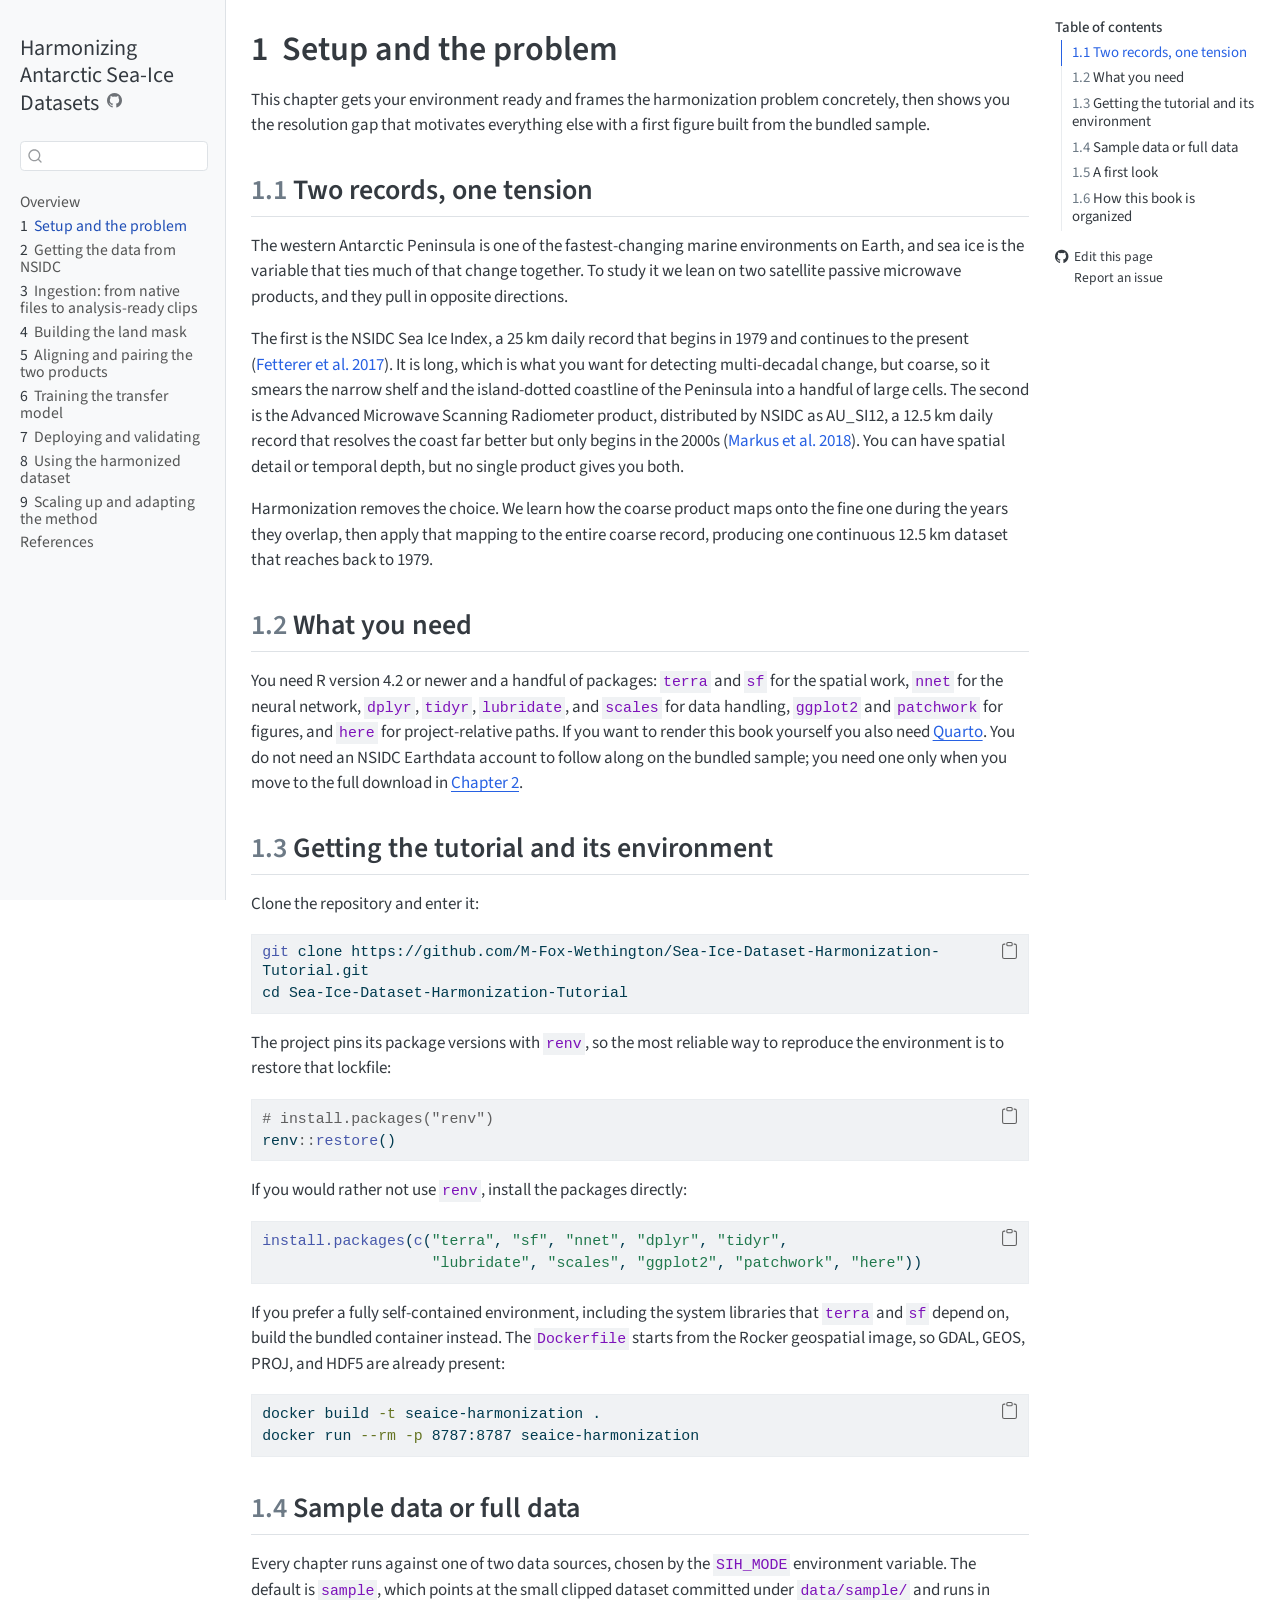
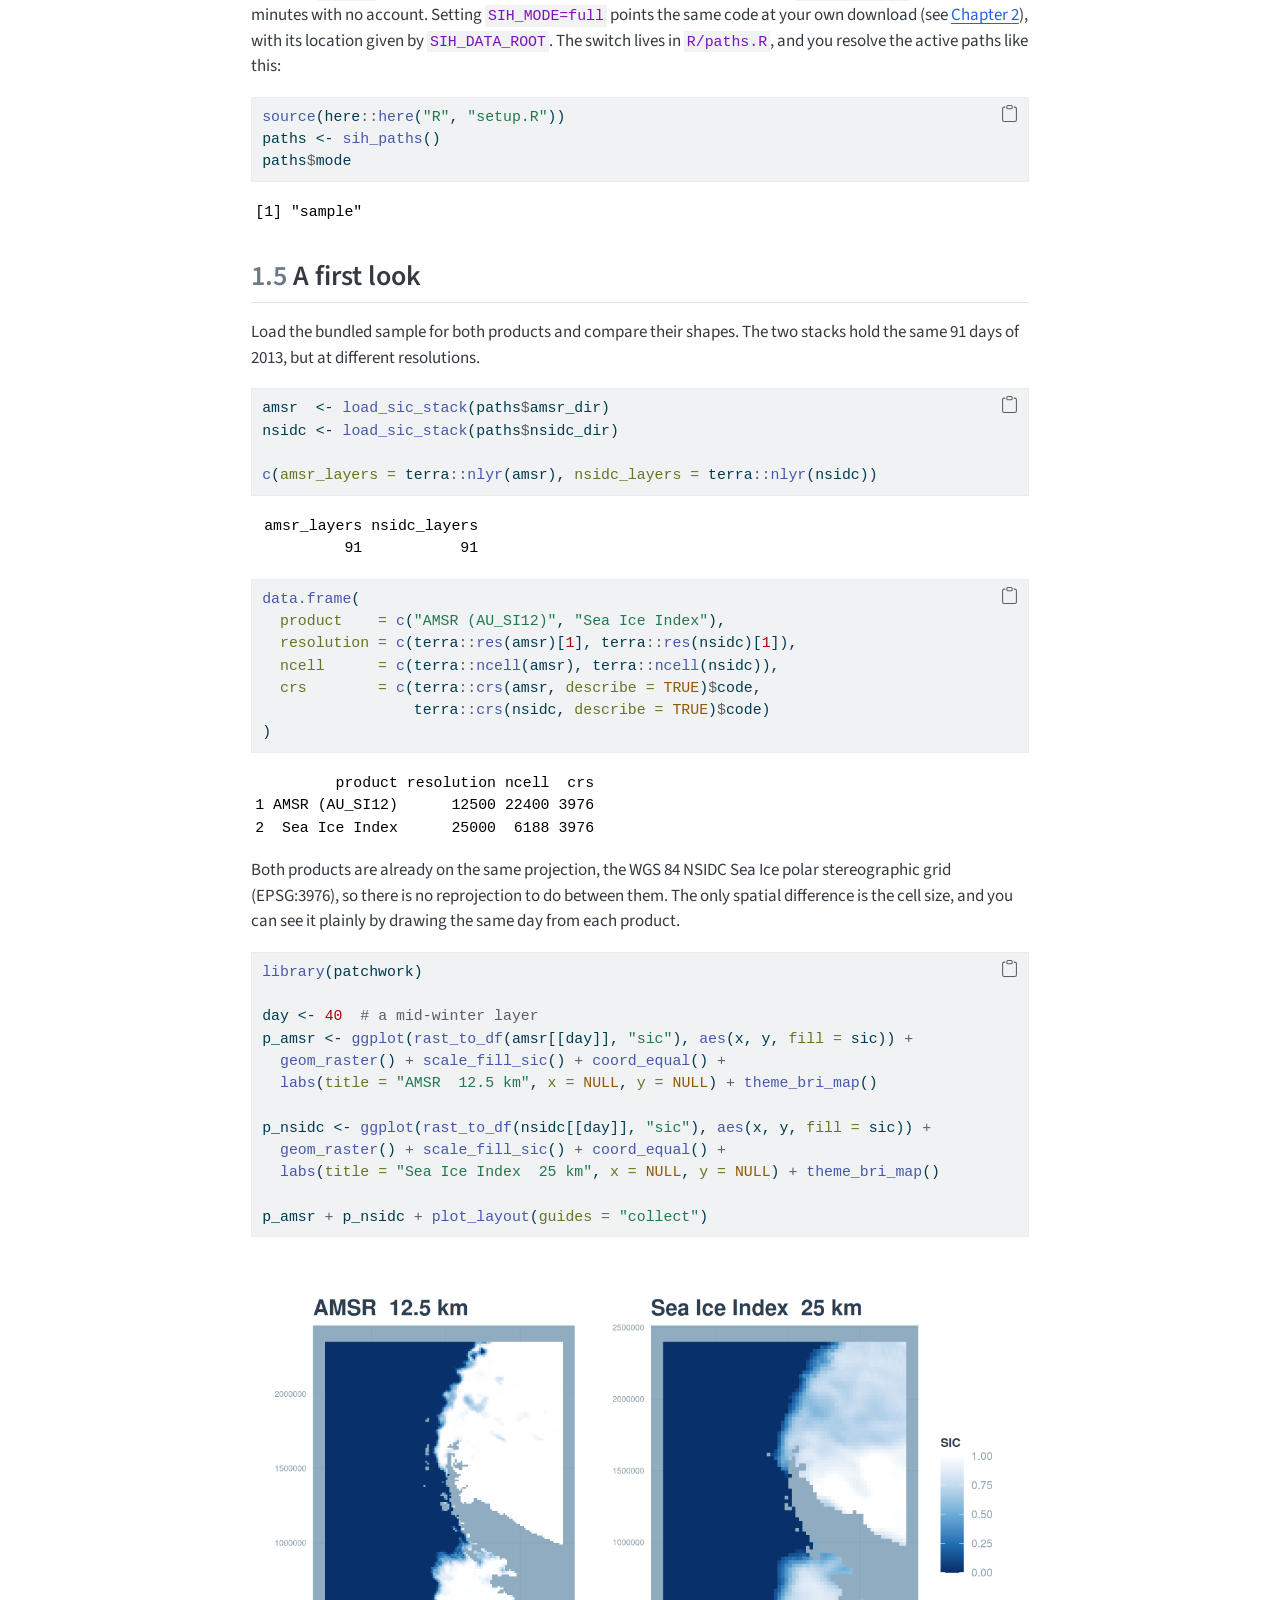
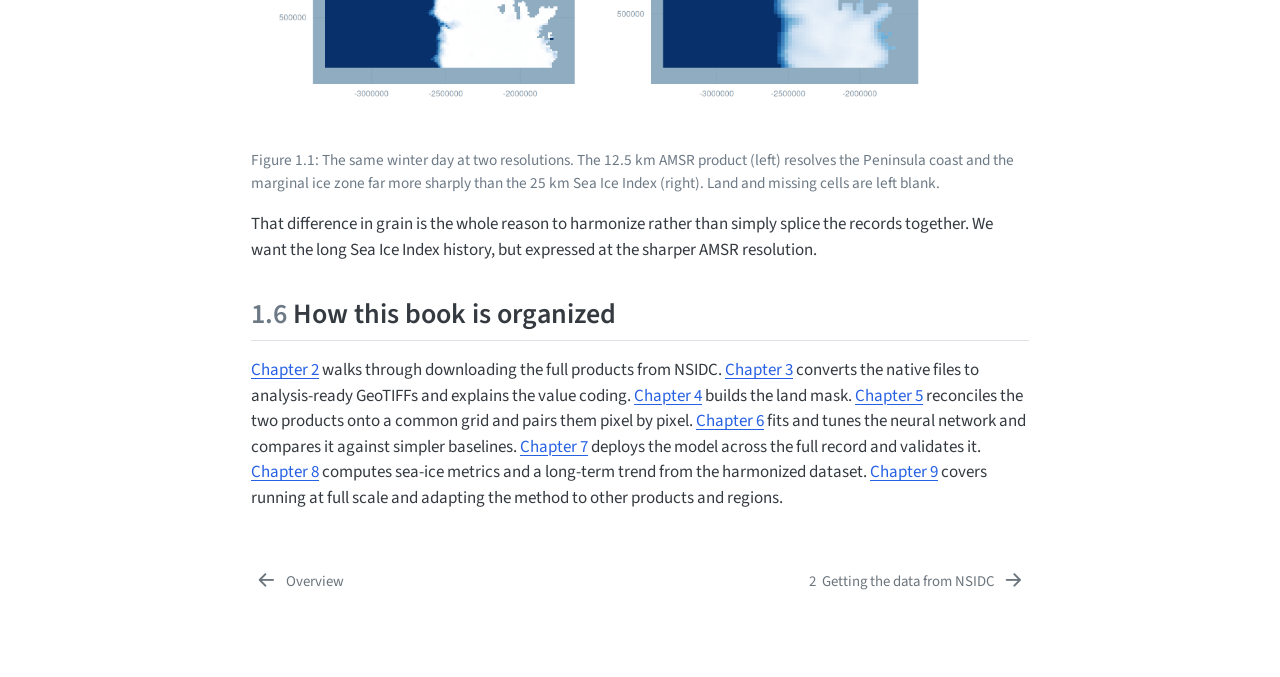
<file: chapters/01-setup.html>
<!DOCTYPE html>
<html xmlns="http://www.w3.org/1999/xhtml" lang="en" xml:lang="en"><head>

<meta charset="utf-8">
<meta name="generator" content="quarto-1.9.38">

<meta name="viewport" content="width=device-width, initial-scale=1.0, user-scalable=yes">


<title>1&nbsp; Setup and the problem – Harmonizing Antarctic Sea-Ice Datasets</title>
<style>
/* Default styles provided by pandoc.
** See https://pandoc.org/MANUAL.html#variables-for-html for config info.
*/
code{white-space: pre-wrap;}
span.smallcaps{font-variant: small-caps;}
div.columns{display: flex; gap: min(4vw, 1.5em);}
div.column{flex: auto; overflow-x: auto;}
div.hanging-indent{margin-left: 1.5em; text-indent: -1.5em;}
ul.task-list{list-style: none;}
ul.task-list li input[type="checkbox"] {
  width: 0.8em;
  margin: 0 0.8em 0.2em -1em; /* quarto-specific, see https://github.com/quarto-dev/quarto-cli/issues/4556 */ 
  vertical-align: middle;
}
/* CSS for syntax highlighting */
html { -webkit-text-size-adjust: 100%; }
pre > code.sourceCode { white-space: pre; position: relative; }
pre > code.sourceCode > span { display: inline-block; line-height: 1.25; }
pre > code.sourceCode > span:empty { height: 1.2em; }
.sourceCode { overflow: visible; }
code.sourceCode > span { color: inherit; text-decoration: inherit; }
div.sourceCode { margin: 1em 0; }
pre.sourceCode { margin: 0; }
@media screen {
div.sourceCode { overflow: auto; }
}
@media print {
pre > code.sourceCode { white-space: pre-wrap; }
pre > code.sourceCode > span { text-indent: -5em; padding-left: 5em; }
}
pre.numberSource code
  { counter-reset: source-line 0; }
pre.numberSource code > span
  { position: relative; left: -4em; counter-increment: source-line; }
pre.numberSource code > span > a:first-child::before
  { content: counter(source-line);
    position: relative; left: -1em; text-align: right; vertical-align: baseline;
    border: none; display: inline-block;
    -webkit-touch-callout: none; -webkit-user-select: none;
    -khtml-user-select: none; -moz-user-select: none;
    -ms-user-select: none; user-select: none;
    padding: 0 4px; width: 4em;
  }
pre.numberSource { margin-left: 3em;  padding-left: 4px; }
div.sourceCode
  {   }
@media screen {
pre > code.sourceCode > span > a:first-child::before { text-decoration: underline; }
}
/* CSS for citations */
div.csl-bib-body { }
div.csl-entry {
  clear: both;
}
.hanging-indent div.csl-entry {
  margin-left:2em;
  text-indent:-2em;
}
div.csl-left-margin {
  min-width:2em;
  float:left;
}
div.csl-right-inline {
  margin-left:2em;
  padding-left:1em;
}
div.csl-indent {
  margin-left: 2em;
}</style>


<script src="../site_libs/quarto-nav/quarto-nav.js"></script>
<script src="../site_libs/quarto-nav/headroom.min.js"></script>
<script src="../site_libs/clipboard/clipboard.min.js"></script>
<script src="../site_libs/quarto-search/autocomplete.umd.js"></script>
<script src="../site_libs/quarto-search/fuse.min.js"></script>
<script src="../site_libs/quarto-search/quarto-search.js"></script>
<meta name="quarto:offset" content="../">
<link href="../chapters/02-getting-data.html" rel="next">
<link href="../index.html" rel="prev">
<script src="../site_libs/quarto-html/quarto.js" type="module"></script>
<script src="../site_libs/quarto-html/tabsets/tabsets.js" type="module"></script>
<script src="../site_libs/quarto-html/popper.min.js"></script>
<script src="../site_libs/quarto-html/tippy.umd.min.js"></script>
<script src="../site_libs/quarto-html/anchor.min.js"></script>
<link href="../site_libs/quarto-html/tippy.css" rel="stylesheet">
<link href="../site_libs/quarto-html/quarto-syntax-highlighting-15634bcf2e68342d4ad2dfa704d543f6.css" rel="stylesheet" id="quarto-text-highlighting-styles">
<script src="../site_libs/bootstrap/bootstrap.min.js"></script>
<link href="../site_libs/bootstrap/bootstrap-icons.css" rel="stylesheet">
<link href="../site_libs/bootstrap/bootstrap-b46251e7dcf17699132ee8d5ea3a66e5.min.css" rel="stylesheet" append-hash="true" id="quarto-bootstrap" data-mode="light">
<script id="quarto-search-options" type="application/json">{
  "location": "sidebar",
  "copy-button": false,
  "collapse-after": 3,
  "panel-placement": "start",
  "type": "textbox",
  "limit": 50,
  "keyboard-shortcut": [
    "f",
    "/",
    "s"
  ],
  "show-item-context": false,
  "language": {
    "search-no-results-text": "No results",
    "search-matching-documents-text": "matching documents",
    "search-copy-link-title": "Copy link to search",
    "search-hide-matches-text": "Hide additional matches",
    "search-more-match-text": "more match in this document",
    "search-more-matches-text": "more matches in this document",
    "search-clear-button-title": "Clear",
    "search-text-placeholder": "",
    "search-detached-cancel-button-title": "Cancel",
    "search-submit-button-title": "Submit",
    "search-label": "Search"
  }
}</script>


</head>

<body class="nav-sidebar docked quarto-light">

<div id="quarto-search-results"></div>
  <header id="quarto-header" class="headroom fixed-top">
  <nav class="quarto-secondary-nav">
    <div class="container-fluid d-flex">
      <button type="button" class="quarto-btn-toggle btn" data-bs-toggle="collapse" role="button" data-bs-target=".quarto-sidebar-collapse-item" aria-controls="quarto-sidebar" aria-expanded="false" aria-label="Toggle sidebar navigation" onclick="if (window.quartoToggleHeadroom) { window.quartoToggleHeadroom(); }">
        <i class="bi bi-layout-text-sidebar-reverse"></i>
      </button>
        <nav class="quarto-page-breadcrumbs" aria-label="breadcrumb"><ol class="breadcrumb"><li class="breadcrumb-item"><a href="../chapters/01-setup.html"><span class="chapter-number">1</span>&nbsp; <span class="chapter-title">Setup and the problem</span></a></li></ol></nav>
        <a class="flex-grow-1" role="navigation" data-bs-toggle="collapse" data-bs-target=".quarto-sidebar-collapse-item" aria-controls="quarto-sidebar" aria-expanded="false" aria-label="Toggle sidebar navigation" onclick="if (window.quartoToggleHeadroom) { window.quartoToggleHeadroom(); }">      
        </a>
      <button type="button" class="btn quarto-search-button" aria-label="Search" onclick="window.quartoOpenSearch();">
        <i class="bi bi-search"></i>
      </button>
    </div>
  </nav>
</header>
<!-- content -->
<div id="quarto-content" class="quarto-container page-columns page-rows-contents page-layout-article">
<!-- sidebar -->
  <nav id="quarto-sidebar" class="sidebar collapse collapse-horizontal quarto-sidebar-collapse-item sidebar-navigation docked overflow-auto">
    <div class="pt-lg-2 mt-2 text-left sidebar-header">
    <div class="sidebar-title mb-0 py-0">
      <a href="../">Harmonizing Antarctic Sea-Ice Datasets</a> 
        <div class="sidebar-tools-main">
    <a href="https://github.com/M-Fox-Wethington/Sea-Ice-Dataset-Harmonization-Tutorial" title="Source Code" class="quarto-navigation-tool px-1" aria-label="Source Code"><i class="bi bi-github"></i></a>
</div>
    </div>
      </div>
        <div class="mt-2 flex-shrink-0 align-items-center">
        <div class="sidebar-search">
        <div id="quarto-search" class="" title="Search"></div>
        </div>
        </div>
    <div class="sidebar-menu-container"> 
    <ul class="list-unstyled mt-1">
        <li class="sidebar-item">
  <div class="sidebar-item-container"> 
  <a href="../index.html" class="sidebar-item-text sidebar-link">
 <span class="menu-text">Overview</span></a>
  </div>
</li>
        <li class="sidebar-item">
  <div class="sidebar-item-container"> 
  <a href="../chapters/01-setup.html" class="sidebar-item-text sidebar-link active">
 <span class="menu-text"><span class="chapter-number">1</span>&nbsp; <span class="chapter-title">Setup and the problem</span></span></a>
  </div>
</li>
        <li class="sidebar-item">
  <div class="sidebar-item-container"> 
  <a href="../chapters/02-getting-data.html" class="sidebar-item-text sidebar-link">
 <span class="menu-text"><span class="chapter-number">2</span>&nbsp; <span class="chapter-title">Getting the data from NSIDC</span></span></a>
  </div>
</li>
        <li class="sidebar-item">
  <div class="sidebar-item-container"> 
  <a href="../chapters/03-ingestion.html" class="sidebar-item-text sidebar-link">
 <span class="menu-text"><span class="chapter-number">3</span>&nbsp; <span class="chapter-title">Ingestion: from native files to analysis-ready clips</span></span></a>
  </div>
</li>
        <li class="sidebar-item">
  <div class="sidebar-item-container"> 
  <a href="../chapters/04-land-mask.html" class="sidebar-item-text sidebar-link">
 <span class="menu-text"><span class="chapter-number">4</span>&nbsp; <span class="chapter-title">Building the land mask</span></span></a>
  </div>
</li>
        <li class="sidebar-item">
  <div class="sidebar-item-container"> 
  <a href="../chapters/05-align-and-pair.html" class="sidebar-item-text sidebar-link">
 <span class="menu-text"><span class="chapter-number">5</span>&nbsp; <span class="chapter-title">Aligning and pairing the two products</span></span></a>
  </div>
</li>
        <li class="sidebar-item">
  <div class="sidebar-item-container"> 
  <a href="../chapters/06-train-ann.html" class="sidebar-item-text sidebar-link">
 <span class="menu-text"><span class="chapter-number">6</span>&nbsp; <span class="chapter-title">Training the transfer model</span></span></a>
  </div>
</li>
        <li class="sidebar-item">
  <div class="sidebar-item-container"> 
  <a href="../chapters/07-deploy-and-validate.html" class="sidebar-item-text sidebar-link">
 <span class="menu-text"><span class="chapter-number">7</span>&nbsp; <span class="chapter-title">Deploying and validating</span></span></a>
  </div>
</li>
        <li class="sidebar-item">
  <div class="sidebar-item-container"> 
  <a href="../chapters/08-using-harmonized.html" class="sidebar-item-text sidebar-link">
 <span class="menu-text"><span class="chapter-number">8</span>&nbsp; <span class="chapter-title">Using the harmonized dataset</span></span></a>
  </div>
</li>
        <li class="sidebar-item">
  <div class="sidebar-item-container"> 
  <a href="../chapters/09-scaling-up.html" class="sidebar-item-text sidebar-link">
 <span class="menu-text"><span class="chapter-number">9</span>&nbsp; <span class="chapter-title">Scaling up and adapting the method</span></span></a>
  </div>
</li>
        <li class="sidebar-item">
  <div class="sidebar-item-container"> 
  <a href="../references.html" class="sidebar-item-text sidebar-link">
 <span class="menu-text">References</span></a>
  </div>
</li>
    </ul>
    </div>
</nav>
<div id="quarto-sidebar-glass" class="quarto-sidebar-collapse-item" data-bs-toggle="collapse" data-bs-target=".quarto-sidebar-collapse-item"></div>
<!-- margin-sidebar -->
    <div id="quarto-margin-sidebar" class="sidebar margin-sidebar">
        <nav id="TOC" role="doc-toc" class="toc-active">
    <h2 id="toc-title">Table of contents</h2>
   
  <ul>
  <li><a href="#two-records-one-tension" id="toc-two-records-one-tension" class="nav-link active" data-scroll-target="#two-records-one-tension"><span class="header-section-number">1.1</span> Two records, one tension</a></li>
  <li><a href="#what-you-need" id="toc-what-you-need" class="nav-link" data-scroll-target="#what-you-need"><span class="header-section-number">1.2</span> What you need</a></li>
  <li><a href="#getting-the-tutorial-and-its-environment" id="toc-getting-the-tutorial-and-its-environment" class="nav-link" data-scroll-target="#getting-the-tutorial-and-its-environment"><span class="header-section-number">1.3</span> Getting the tutorial and its environment</a></li>
  <li><a href="#sample-data-or-full-data" id="toc-sample-data-or-full-data" class="nav-link" data-scroll-target="#sample-data-or-full-data"><span class="header-section-number">1.4</span> Sample data or full data</a></li>
  <li><a href="#a-first-look" id="toc-a-first-look" class="nav-link" data-scroll-target="#a-first-look"><span class="header-section-number">1.5</span> A first look</a></li>
  <li><a href="#how-this-book-is-organized" id="toc-how-this-book-is-organized" class="nav-link" data-scroll-target="#how-this-book-is-organized"><span class="header-section-number">1.6</span> How this book is organized</a></li>
  </ul>
<div class="toc-actions"><ul><li><a href="https://github.com/M-Fox-Wethington/Sea-Ice-Dataset-Harmonization-Tutorial/edit/main/chapters/01-setup.qmd" class="toc-action"><i class="bi bi-github"></i>Edit this page</a></li><li><a href="https://github.com/M-Fox-Wethington/Sea-Ice-Dataset-Harmonization-Tutorial/issues/new" class="toc-action"><i class="bi empty"></i>Report an issue</a></li></ul></div></nav>
    </div>
<!-- main -->
<main class="content" id="quarto-document-content">

<header id="title-block-header" class="quarto-title-block default">
<div class="quarto-title">
<h1 class="title"><span id="sec-setup" class="quarto-section-identifier"><span class="chapter-number">1</span>&nbsp; <span class="chapter-title">Setup and the problem</span></span></h1>
</div>



<div class="quarto-title-meta">

    
  
    
  </div>
  


</header>


<p>This chapter gets your environment ready and frames the harmonization problem concretely, then shows you the resolution gap that motivates everything else with a first figure built from the bundled sample.</p>
<section id="two-records-one-tension" class="level2" data-number="1.1">
<h2 data-number="1.1" class="anchored" data-anchor-id="two-records-one-tension"><span class="header-section-number">1.1</span> Two records, one tension</h2>
<p>The western Antarctic Peninsula is one of the fastest-changing marine environments on Earth, and sea ice is the variable that ties much of that change together. To study it we lean on two satellite passive microwave products, and they pull in opposite directions.</p>
<p>The first is the NSIDC Sea Ice Index, a 25 km daily record that begins in 1979 and continues to the present <span class="citation" data-cites="seaiceindex">(<a href="../references.html#ref-seaiceindex" role="doc-biblioref">Fetterer et al. 2017</a>)</span>. It is long, which is what you want for detecting multi-decadal change, but coarse, so it smears the narrow shelf and the island-dotted coastline of the Peninsula into a handful of large cells. The second is the Advanced Microwave Scanning Radiometer product, distributed by NSIDC as AU_SI12, a 12.5 km daily record that resolves the coast far better but only begins in the 2000s <span class="citation" data-cites="ausi12">(<a href="../references.html#ref-ausi12" role="doc-biblioref">Markus et al. 2018</a>)</span>. You can have spatial detail or temporal depth, but no single product gives you both.</p>
<p>Harmonization removes the choice. We learn how the coarse product maps onto the fine one during the years they overlap, then apply that mapping to the entire coarse record, producing one continuous 12.5 km dataset that reaches back to 1979.</p>
</section>
<section id="what-you-need" class="level2" data-number="1.2">
<h2 data-number="1.2" class="anchored" data-anchor-id="what-you-need"><span class="header-section-number">1.2</span> What you need</h2>
<p>You need R version 4.2 or newer and a handful of packages: <code>terra</code> and <code>sf</code> for the spatial work, <code>nnet</code> for the neural network, <code>dplyr</code>, <code>tidyr</code>, <code>lubridate</code>, and <code>scales</code> for data handling, <code>ggplot2</code> and <code>patchwork</code> for figures, and <code>here</code> for project-relative paths. If you want to render this book yourself you also need <a href="https://quarto.org">Quarto</a>. You do not need an NSIDC Earthdata account to follow along on the bundled sample; you need one only when you move to the full download in <a href="02-getting-data.html" class="quarto-xref"><span>Chapter 2</span></a>.</p>
</section>
<section id="getting-the-tutorial-and-its-environment" class="level2" data-number="1.3">
<h2 data-number="1.3" class="anchored" data-anchor-id="getting-the-tutorial-and-its-environment"><span class="header-section-number">1.3</span> Getting the tutorial and its environment</h2>
<p>Clone the repository and enter it:</p>
<div class="code-copy-outer-scaffold"><div class="sourceCode" id="cb1"><pre class="sourceCode bash code-with-copy"><code class="sourceCode bash"><span id="cb1-1"><a href="#cb1-1" aria-hidden="true" tabindex="-1"></a><span class="fu">git</span> clone https://github.com/M-Fox-Wethington/Sea-Ice-Dataset-Harmonization-Tutorial.git</span>
<span id="cb1-2"><a href="#cb1-2" aria-hidden="true" tabindex="-1"></a><span class="bu">cd</span> Sea-Ice-Dataset-Harmonization-Tutorial</span></code></pre></div><button title="Copy to Clipboard" class="code-copy-button"><i class="bi"></i></button></div>
<p>The project pins its package versions with <code>renv</code>, so the most reliable way to reproduce the environment is to restore that lockfile:</p>
<div class="code-copy-outer-scaffold"><div class="sourceCode" id="cb2"><pre class="sourceCode r code-with-copy"><code class="sourceCode r"><span id="cb2-1"><a href="#cb2-1" aria-hidden="true" tabindex="-1"></a><span class="co"># install.packages("renv")</span></span>
<span id="cb2-2"><a href="#cb2-2" aria-hidden="true" tabindex="-1"></a>renv<span class="sc">::</span><span class="fu">restore</span>()</span></code></pre></div><button title="Copy to Clipboard" class="code-copy-button"><i class="bi"></i></button></div>
<p>If you would rather not use <code>renv</code>, install the packages directly:</p>
<div class="code-copy-outer-scaffold"><div class="sourceCode" id="cb3"><pre class="sourceCode r code-with-copy"><code class="sourceCode r"><span id="cb3-1"><a href="#cb3-1" aria-hidden="true" tabindex="-1"></a><span class="fu">install.packages</span>(<span class="fu">c</span>(<span class="st">"terra"</span>, <span class="st">"sf"</span>, <span class="st">"nnet"</span>, <span class="st">"dplyr"</span>, <span class="st">"tidyr"</span>,</span>
<span id="cb3-2"><a href="#cb3-2" aria-hidden="true" tabindex="-1"></a>                   <span class="st">"lubridate"</span>, <span class="st">"scales"</span>, <span class="st">"ggplot2"</span>, <span class="st">"patchwork"</span>, <span class="st">"here"</span>))</span></code></pre></div><button title="Copy to Clipboard" class="code-copy-button"><i class="bi"></i></button></div>
<p>If you prefer a fully self-contained environment, including the system libraries that <code>terra</code> and <code>sf</code> depend on, build the bundled container instead. The <code>Dockerfile</code> starts from the Rocker geospatial image, so GDAL, GEOS, PROJ, and HDF5 are already present:</p>
<div class="code-copy-outer-scaffold"><div class="sourceCode" id="cb4"><pre class="sourceCode bash code-with-copy"><code class="sourceCode bash"><span id="cb4-1"><a href="#cb4-1" aria-hidden="true" tabindex="-1"></a><span class="ex">docker</span> build <span class="at">-t</span> seaice-harmonization .</span>
<span id="cb4-2"><a href="#cb4-2" aria-hidden="true" tabindex="-1"></a><span class="ex">docker</span> run <span class="at">--rm</span> <span class="at">-p</span> 8787:8787 seaice-harmonization</span></code></pre></div><button title="Copy to Clipboard" class="code-copy-button"><i class="bi"></i></button></div>
</section>
<section id="sample-data-or-full-data" class="level2" data-number="1.4">
<h2 data-number="1.4" class="anchored" data-anchor-id="sample-data-or-full-data"><span class="header-section-number">1.4</span> Sample data or full data</h2>
<p>Every chapter runs against one of two data sources, chosen by the <code>SIH_MODE</code> environment variable. The default is <code>sample</code>, which points at the small clipped dataset committed under <code>data/sample/</code> and runs in minutes with no account. Setting <code>SIH_MODE=full</code> points the same code at your own download (see <a href="02-getting-data.html" class="quarto-xref"><span>Chapter 2</span></a>), with its location given by <code>SIH_DATA_ROOT</code>. The switch lives in <code>R/paths.R</code>, and you resolve the active paths like this:</p>
<div class="cell">
<div class="code-copy-outer-scaffold"><div class="sourceCode cell-code" id="cb5"><pre class="sourceCode r code-with-copy"><code class="sourceCode r"><span id="cb5-1"><a href="#cb5-1" aria-hidden="true" tabindex="-1"></a><span class="fu">source</span>(here<span class="sc">::</span><span class="fu">here</span>(<span class="st">"R"</span>, <span class="st">"setup.R"</span>))</span>
<span id="cb5-2"><a href="#cb5-2" aria-hidden="true" tabindex="-1"></a>paths <span class="ot">&lt;-</span> <span class="fu">sih_paths</span>()</span>
<span id="cb5-3"><a href="#cb5-3" aria-hidden="true" tabindex="-1"></a>paths<span class="sc">$</span>mode</span></code></pre></div><button title="Copy to Clipboard" class="code-copy-button"><i class="bi"></i></button></div>
<div class="cell-output cell-output-stdout">
<pre><code>[1] "sample"</code></pre>
</div>
</div>
</section>
<section id="a-first-look" class="level2" data-number="1.5">
<h2 data-number="1.5" class="anchored" data-anchor-id="a-first-look"><span class="header-section-number">1.5</span> A first look</h2>
<p>Load the bundled sample for both products and compare their shapes. The two stacks hold the same 91 days of 2013, but at different resolutions.</p>
<div class="cell">
<div class="code-copy-outer-scaffold"><div class="sourceCode cell-code" id="cb7"><pre class="sourceCode r code-with-copy"><code class="sourceCode r"><span id="cb7-1"><a href="#cb7-1" aria-hidden="true" tabindex="-1"></a>amsr  <span class="ot">&lt;-</span> <span class="fu">load_sic_stack</span>(paths<span class="sc">$</span>amsr_dir)</span>
<span id="cb7-2"><a href="#cb7-2" aria-hidden="true" tabindex="-1"></a>nsidc <span class="ot">&lt;-</span> <span class="fu">load_sic_stack</span>(paths<span class="sc">$</span>nsidc_dir)</span>
<span id="cb7-3"><a href="#cb7-3" aria-hidden="true" tabindex="-1"></a></span>
<span id="cb7-4"><a href="#cb7-4" aria-hidden="true" tabindex="-1"></a><span class="fu">c</span>(<span class="at">amsr_layers =</span> terra<span class="sc">::</span><span class="fu">nlyr</span>(amsr), <span class="at">nsidc_layers =</span> terra<span class="sc">::</span><span class="fu">nlyr</span>(nsidc))</span></code></pre></div><button title="Copy to Clipboard" class="code-copy-button"><i class="bi"></i></button></div>
<div class="cell-output cell-output-stdout">
<pre><code> amsr_layers nsidc_layers 
          91           91 </code></pre>
</div>
<div class="code-copy-outer-scaffold"><div class="sourceCode cell-code" id="cb9"><pre class="sourceCode r code-with-copy"><code class="sourceCode r"><span id="cb9-1"><a href="#cb9-1" aria-hidden="true" tabindex="-1"></a><span class="fu">data.frame</span>(</span>
<span id="cb9-2"><a href="#cb9-2" aria-hidden="true" tabindex="-1"></a>  <span class="at">product    =</span> <span class="fu">c</span>(<span class="st">"AMSR (AU_SI12)"</span>, <span class="st">"Sea Ice Index"</span>),</span>
<span id="cb9-3"><a href="#cb9-3" aria-hidden="true" tabindex="-1"></a>  <span class="at">resolution =</span> <span class="fu">c</span>(terra<span class="sc">::</span><span class="fu">res</span>(amsr)[<span class="dv">1</span>], terra<span class="sc">::</span><span class="fu">res</span>(nsidc)[<span class="dv">1</span>]),</span>
<span id="cb9-4"><a href="#cb9-4" aria-hidden="true" tabindex="-1"></a>  <span class="at">ncell      =</span> <span class="fu">c</span>(terra<span class="sc">::</span><span class="fu">ncell</span>(amsr), terra<span class="sc">::</span><span class="fu">ncell</span>(nsidc)),</span>
<span id="cb9-5"><a href="#cb9-5" aria-hidden="true" tabindex="-1"></a>  <span class="at">crs        =</span> <span class="fu">c</span>(terra<span class="sc">::</span><span class="fu">crs</span>(amsr, <span class="at">describe =</span> <span class="cn">TRUE</span>)<span class="sc">$</span>code,</span>
<span id="cb9-6"><a href="#cb9-6" aria-hidden="true" tabindex="-1"></a>                 terra<span class="sc">::</span><span class="fu">crs</span>(nsidc, <span class="at">describe =</span> <span class="cn">TRUE</span>)<span class="sc">$</span>code)</span>
<span id="cb9-7"><a href="#cb9-7" aria-hidden="true" tabindex="-1"></a>)</span></code></pre></div><button title="Copy to Clipboard" class="code-copy-button"><i class="bi"></i></button></div>
<div class="cell-output cell-output-stdout">
<pre><code>         product resolution ncell  crs
1 AMSR (AU_SI12)      12500 22400 3976
2  Sea Ice Index      25000  6188 3976</code></pre>
</div>
</div>
<p>Both products are already on the same projection, the WGS 84 NSIDC Sea Ice polar stereographic grid (EPSG:3976), so there is no reprojection to do between them. The only spatial difference is the cell size, and you can see it plainly by drawing the same day from each product.</p>
<div class="cell">
<div class="code-copy-outer-scaffold"><div class="sourceCode cell-code" id="cb11"><pre class="sourceCode r code-with-copy"><code class="sourceCode r"><span id="cb11-1"><a href="#cb11-1" aria-hidden="true" tabindex="-1"></a><span class="fu">library</span>(patchwork)</span>
<span id="cb11-2"><a href="#cb11-2" aria-hidden="true" tabindex="-1"></a></span>
<span id="cb11-3"><a href="#cb11-3" aria-hidden="true" tabindex="-1"></a>day <span class="ot">&lt;-</span> <span class="dv">40</span>  <span class="co"># a mid-winter layer</span></span>
<span id="cb11-4"><a href="#cb11-4" aria-hidden="true" tabindex="-1"></a>p_amsr <span class="ot">&lt;-</span> <span class="fu">ggplot</span>(<span class="fu">rast_to_df</span>(amsr[[day]], <span class="st">"sic"</span>), <span class="fu">aes</span>(x, y, <span class="at">fill =</span> sic)) <span class="sc">+</span></span>
<span id="cb11-5"><a href="#cb11-5" aria-hidden="true" tabindex="-1"></a>  <span class="fu">geom_raster</span>() <span class="sc">+</span> <span class="fu">scale_fill_sic</span>() <span class="sc">+</span> <span class="fu">coord_equal</span>() <span class="sc">+</span></span>
<span id="cb11-6"><a href="#cb11-6" aria-hidden="true" tabindex="-1"></a>  <span class="fu">labs</span>(<span class="at">title =</span> <span class="st">"AMSR  12.5 km"</span>, <span class="at">x =</span> <span class="cn">NULL</span>, <span class="at">y =</span> <span class="cn">NULL</span>) <span class="sc">+</span> <span class="fu">theme_bri_map</span>()</span>
<span id="cb11-7"><a href="#cb11-7" aria-hidden="true" tabindex="-1"></a></span>
<span id="cb11-8"><a href="#cb11-8" aria-hidden="true" tabindex="-1"></a>p_nsidc <span class="ot">&lt;-</span> <span class="fu">ggplot</span>(<span class="fu">rast_to_df</span>(nsidc[[day]], <span class="st">"sic"</span>), <span class="fu">aes</span>(x, y, <span class="at">fill =</span> sic)) <span class="sc">+</span></span>
<span id="cb11-9"><a href="#cb11-9" aria-hidden="true" tabindex="-1"></a>  <span class="fu">geom_raster</span>() <span class="sc">+</span> <span class="fu">scale_fill_sic</span>() <span class="sc">+</span> <span class="fu">coord_equal</span>() <span class="sc">+</span></span>
<span id="cb11-10"><a href="#cb11-10" aria-hidden="true" tabindex="-1"></a>  <span class="fu">labs</span>(<span class="at">title =</span> <span class="st">"Sea Ice Index  25 km"</span>, <span class="at">x =</span> <span class="cn">NULL</span>, <span class="at">y =</span> <span class="cn">NULL</span>) <span class="sc">+</span> <span class="fu">theme_bri_map</span>()</span>
<span id="cb11-11"><a href="#cb11-11" aria-hidden="true" tabindex="-1"></a></span>
<span id="cb11-12"><a href="#cb11-12" aria-hidden="true" tabindex="-1"></a>p_amsr <span class="sc">+</span> p_nsidc <span class="sc">+</span> <span class="fu">plot_layout</span>(<span class="at">guides =</span> <span class="st">"collect"</span>)</span></code></pre></div><button title="Copy to Clipboard" class="code-copy-button"><i class="bi"></i></button></div>
<div class="cell-output-display">
<div id="fig-resolution-gap" class="quarto-float quarto-figure quarto-figure-center anchored">
<figure class="quarto-float quarto-float-fig figure">
<div aria-describedby="fig-resolution-gap-caption-0ceaefa1-69ba-4598-a22c-09a6ac19f8ca">
<img src="01-setup_files/figure-html/fig-resolution-gap-1.png" class="img-fluid figure-img" width="1200">
</div>
<figcaption class="quarto-float-caption-bottom quarto-float-caption quarto-float-fig" id="fig-resolution-gap-caption-0ceaefa1-69ba-4598-a22c-09a6ac19f8ca">
Figure&nbsp;1.1: The same winter day at two resolutions. The 12.5 km AMSR product (left) resolves the Peninsula coast and the marginal ice zone far more sharply than the 25 km Sea Ice Index (right). Land and missing cells are left blank.
</figcaption>
</figure>
</div>
</div>
</div>
<p>That difference in grain is the whole reason to harmonize rather than simply splice the records together. We want the long Sea Ice Index history, but expressed at the sharper AMSR resolution.</p>
</section>
<section id="how-this-book-is-organized" class="level2" data-number="1.6">
<h2 data-number="1.6" class="anchored" data-anchor-id="how-this-book-is-organized"><span class="header-section-number">1.6</span> How this book is organized</h2>
<p><a href="02-getting-data.html" class="quarto-xref"><span>Chapter 2</span></a> walks through downloading the full products from NSIDC. <a href="03-ingestion.html" class="quarto-xref"><span>Chapter 3</span></a> converts the native files to analysis-ready GeoTIFFs and explains the value coding. <a href="04-land-mask.html" class="quarto-xref"><span>Chapter 4</span></a> builds the land mask. <a href="05-align-and-pair.html" class="quarto-xref"><span>Chapter 5</span></a> reconciles the two products onto a common grid and pairs them pixel by pixel. <a href="06-train-ann.html" class="quarto-xref"><span>Chapter 6</span></a> fits and tunes the neural network and compares it against simpler baselines. <a href="07-deploy-and-validate.html" class="quarto-xref"><span>Chapter 7</span></a> deploys the model across the full record and validates it. <a href="08-using-harmonized.html" class="quarto-xref"><span>Chapter 8</span></a> computes sea-ice metrics and a long-term trend from the harmonized dataset. <a href="09-scaling-up.html" class="quarto-xref"><span>Chapter 9</span></a> covers running at full scale and adapting the method to other products and regions.</p>


<div id="refs" class="references csl-bib-body hanging-indent" role="list" style="display: none">
<div id="ref-seaiceindex" class="csl-entry" role="listitem">
Fetterer, Florence, Kenneth Knowles, Walter N. Meier, Matthew Savoie, and Ann K. Windnagel. 2017. <em>Sea Ice Index, Version 3</em>. <a href="https://nsidc.org/data/g02135" class="uri">Https://nsidc.org/data/g02135</a>; NSIDC: National Snow; Ice Data Center.
</div>
<div id="ref-ausi12" class="csl-entry" role="listitem">
Markus, Thorsten, Josefino C. Comiso, and Walter N. Meier. 2018. <em><span>AMSR-E/AMSR2</span> Unified <span>L3</span> Daily 12.5 Km Brightness Temperatures, Sea Ice Concentration, Motion and Snow Depth Polar Grids, Version 1</em>. <a href="https://nsidc.org/data/au_si12/versions/1" class="uri">Https://nsidc.org/data/au_si12/versions/1</a>; NASA National Snow; Ice Data Center Distributed Active Archive Center.
</div>
</div>
</section>

</main> <!-- /main -->
<script id="quarto-html-after-body" type="application/javascript">
  window.document.addEventListener("DOMContentLoaded", function (event) {
    const icon = "";
    const anchorJS = new window.AnchorJS();
    anchorJS.options = {
      placement: 'right',
      icon: icon
    };
    anchorJS.add('.anchored');
    const isCodeAnnotation = (el) => {
      for (const clz of el.classList) {
        if (clz.startsWith('code-annotation-')) {                     
          return true;
        }
      }
      return false;
    }
    const onCopySuccess = function(e) {
      // button target
      const button = e.trigger;
      // don't keep focus
      button.blur();
      // flash "checked"
      button.classList.add('code-copy-button-checked');
      var currentTitle = button.getAttribute("title");
      button.setAttribute("title", "Copied!");
      let tooltip;
      if (window.bootstrap) {
        button.setAttribute("data-bs-toggle", "tooltip");
        button.setAttribute("data-bs-placement", "left");
        button.setAttribute("data-bs-title", "Copied!");
        tooltip = new bootstrap.Tooltip(button, 
          { trigger: "manual", 
            customClass: "code-copy-button-tooltip",
            offset: [0, -8]});
        tooltip.show();    
      }
      setTimeout(function() {
        if (tooltip) {
          tooltip.hide();
          button.removeAttribute("data-bs-title");
          button.removeAttribute("data-bs-toggle");
          button.removeAttribute("data-bs-placement");
        }
        button.setAttribute("title", currentTitle);
        button.classList.remove('code-copy-button-checked');
      }, 1000);
      // clear code selection
      e.clearSelection();
    }
    const getTextToCopy = function(trigger) {
      const outerScaffold = trigger.parentElement.cloneNode(true);
      const codeEl = outerScaffold.querySelector('code');
      for (const childEl of codeEl.children) {
        if (isCodeAnnotation(childEl)) {
          childEl.remove();
        }
      }
      return codeEl.innerText;
    }
    const clipboard = new window.ClipboardJS('.code-copy-button:not([data-in-quarto-modal])', {
      text: getTextToCopy
    });
    clipboard.on('success', onCopySuccess);
    if (window.document.getElementById('quarto-embedded-source-code-modal')) {
      const clipboardModal = new window.ClipboardJS('.code-copy-button[data-in-quarto-modal]', {
        text: getTextToCopy,
        container: window.document.getElementById('quarto-embedded-source-code-modal')
      });
      clipboardModal.on('success', onCopySuccess);
    }
      var localhostRegex = new RegExp(/^(?:http|https):\/\/localhost\:?[0-9]*\//);
      var mailtoRegex = new RegExp(/^mailto:/);
        var filterRegex = new RegExp('/' + window.location.host + '/');
      var isInternal = (href) => {
          return filterRegex.test(href) || localhostRegex.test(href) || mailtoRegex.test(href);
      }
      // Inspect non-navigation links and adorn them if external
     var links = window.document.querySelectorAll('a[href]:not(.nav-link):not(.navbar-brand):not(.toc-action):not(.sidebar-link):not(.sidebar-item-toggle):not(.pagination-link):not(.no-external):not([aria-hidden]):not(.dropdown-item):not(.quarto-navigation-tool):not(.about-link)');
      for (var i=0; i<links.length; i++) {
        const link = links[i];
        if (!isInternal(link.href)) {
          // undo the damage that might have been done by quarto-nav.js in the case of
          // links that we want to consider external
          if (link.dataset.originalHref !== undefined) {
            link.href = link.dataset.originalHref;
          }
        }
      }
    function tippyHover(el, contentFn, onTriggerFn, onUntriggerFn) {
      const config = {
        allowHTML: true,
        maxWidth: 500,
        delay: 100,
        arrow: false,
        appendTo: function(el) {
            return el.parentElement;
        },
        interactive: true,
        interactiveBorder: 10,
        theme: 'quarto',
        placement: 'bottom-start',
      };
      if (contentFn) {
        config.content = contentFn;
      }
      if (onTriggerFn) {
        config.onTrigger = onTriggerFn;
      }
      if (onUntriggerFn) {
        config.onUntrigger = onUntriggerFn;
      }
      window.tippy(el, config); 
    }
    const noterefs = window.document.querySelectorAll('a[role="doc-noteref"]');
    for (var i=0; i<noterefs.length; i++) {
      const ref = noterefs[i];
      tippyHover(ref, function() {
        // use id or data attribute instead here
        let href = ref.getAttribute('data-footnote-href') || ref.getAttribute('href');
        try { href = new URL(href).hash; } catch {}
        const id = href.replace(/^#\/?/, "");
        const note = window.document.getElementById(id);
        if (note) {
          return note.innerHTML;
        } else {
          return "";
        }
      });
    }
    const xrefs = window.document.querySelectorAll('a.quarto-xref');
    const processXRef = (id, note) => {
      // Strip column container classes
      const stripColumnClz = (el) => {
        el.classList.remove("page-full", "page-columns");
        if (el.children) {
          for (const child of el.children) {
            stripColumnClz(child);
          }
        }
      }
      stripColumnClz(note)
      if (id === null || id.startsWith('sec-')) {
        // Special case sections, only their first couple elements
        const container = document.createElement("div");
        if (note.children && note.children.length > 2) {
          container.appendChild(note.children[0].cloneNode(true));
          for (let i = 1; i < note.children.length; i++) {
            const child = note.children[i];
            if (child.tagName === "P" && child.innerText === "") {
              continue;
            } else {
              container.appendChild(child.cloneNode(true));
              break;
            }
          }
          if (window.Quarto?.typesetMath) {
            window.Quarto.typesetMath(container);
          }
          return container.innerHTML
        } else {
          if (window.Quarto?.typesetMath) {
            window.Quarto.typesetMath(note);
          }
          return note.innerHTML;
        }
      } else {
        // Remove any anchor links if they are present
        const anchorLink = note.querySelector('a.anchorjs-link');
        if (anchorLink) {
          anchorLink.remove();
        }
        if (window.Quarto?.typesetMath) {
          window.Quarto.typesetMath(note);
        }
        if (note.classList.contains("callout")) {
          return note.outerHTML;
        } else {
          return note.innerHTML;
        }
      }
    }
    for (var i=0; i<xrefs.length; i++) {
      const xref = xrefs[i];
      tippyHover(xref, undefined, function(instance) {
        instance.disable();
        let url = xref.getAttribute('href');
        let hash = undefined; 
        if (url.startsWith('#')) {
          hash = url;
        } else {
          try { hash = new URL(url).hash; } catch {}
        }
        if (hash) {
          const id = hash.replace(/^#\/?/, "");
          const note = window.document.getElementById(id);
          if (note !== null) {
            try {
              const html = processXRef(id, note.cloneNode(true));
              instance.setContent(html);
            } finally {
              instance.enable();
              instance.show();
            }
          } else {
            // See if we can fetch this
            fetch(url.split('#')[0])
            .then(res => res.text())
            .then(html => {
              const parser = new DOMParser();
              const htmlDoc = parser.parseFromString(html, "text/html");
              const note = htmlDoc.getElementById(id);
              if (note !== null) {
                const html = processXRef(id, note);
                instance.setContent(html);
              } 
            }).finally(() => {
              instance.enable();
              instance.show();
            });
          }
        } else {
          // See if we can fetch a full url (with no hash to target)
          // This is a special case and we should probably do some content thinning / targeting
          fetch(url)
          .then(res => res.text())
          .then(html => {
            const parser = new DOMParser();
            const htmlDoc = parser.parseFromString(html, "text/html");
            const note = htmlDoc.querySelector('main.content');
            if (note !== null) {
              // This should only happen for chapter cross references
              // (since there is no id in the URL)
              // remove the first header
              if (note.children.length > 0 && note.children[0].tagName === "HEADER") {
                note.children[0].remove();
              }
              const html = processXRef(null, note);
              instance.setContent(html);
            } 
          }).finally(() => {
            instance.enable();
            instance.show();
          });
        }
      }, function(instance) {
      });
    }
        let selectedAnnoteEl;
        const selectorForAnnotation = ( cell, annotation) => {
          let cellAttr = 'data-code-cell="' + cell + '"';
          let lineAttr = 'data-code-annotation="' +  annotation + '"';
          const selector = 'span[' + cellAttr + '][' + lineAttr + ']';
          return selector;
        }
        const selectCodeLines = (annoteEl) => {
          const doc = window.document;
          const targetCell = annoteEl.getAttribute("data-target-cell");
          const targetAnnotation = annoteEl.getAttribute("data-target-annotation");
          const annoteSpan = window.document.querySelector(selectorForAnnotation(targetCell, targetAnnotation));
          const lines = annoteSpan.getAttribute("data-code-lines").split(",");
          const lineIds = lines.map((line) => {
            return targetCell + "-" + line;
          })
          let top = null;
          let height = null;
          let parent = null;
          if (lineIds.length > 0) {
              //compute the position of the single el (top and bottom and make a div)
              const el = window.document.getElementById(lineIds[0]);
              top = el.offsetTop;
              height = el.offsetHeight;
              parent = el.parentElement.parentElement;
            if (lineIds.length > 1) {
              const lastEl = window.document.getElementById(lineIds[lineIds.length - 1]);
              const bottom = lastEl.offsetTop + lastEl.offsetHeight;
              height = bottom - top;
            }
            if (top !== null && height !== null && parent !== null) {
              // cook up a div (if necessary) and position it 
              let div = window.document.getElementById("code-annotation-line-highlight");
              if (div === null) {
                div = window.document.createElement("div");
                div.setAttribute("id", "code-annotation-line-highlight");
                div.style.position = 'absolute';
                parent.appendChild(div);
              }
              div.style.top = top - 2 + "px";
              div.style.height = height + 4 + "px";
              div.style.left = 0;
              let gutterDiv = window.document.getElementById("code-annotation-line-highlight-gutter");
              if (gutterDiv === null) {
                gutterDiv = window.document.createElement("div");
                gutterDiv.setAttribute("id", "code-annotation-line-highlight-gutter");
                gutterDiv.style.position = 'absolute';
                const codeCell = window.document.getElementById(targetCell);
                const gutter = codeCell.querySelector('.code-annotation-gutter');
                gutter.appendChild(gutterDiv);
              }
              gutterDiv.style.top = top - 2 + "px";
              gutterDiv.style.height = height + 4 + "px";
            }
            selectedAnnoteEl = annoteEl;
          }
        };
        const unselectCodeLines = () => {
          const elementsIds = ["code-annotation-line-highlight", "code-annotation-line-highlight-gutter"];
          elementsIds.forEach((elId) => {
            const div = window.document.getElementById(elId);
            if (div) {
              div.remove();
            }
          });
          selectedAnnoteEl = undefined;
        };
          // Handle positioning of the toggle
      window.addEventListener(
        "resize",
        throttle(() => {
          elRect = undefined;
          if (selectedAnnoteEl) {
            selectCodeLines(selectedAnnoteEl);
          }
        }, 10)
      );
      function throttle(fn, ms) {
      let throttle = false;
      let timer;
        return (...args) => {
          if(!throttle) { // first call gets through
              fn.apply(this, args);
              throttle = true;
          } else { // all the others get throttled
              if(timer) clearTimeout(timer); // cancel #2
              timer = setTimeout(() => {
                fn.apply(this, args);
                timer = throttle = false;
              }, ms);
          }
        };
      }
        // Attach click handler to the DT
        const annoteDls = window.document.querySelectorAll('dt[data-target-cell]');
        for (const annoteDlNode of annoteDls) {
          annoteDlNode.addEventListener('click', (event) => {
            const clickedEl = event.target;
            if (clickedEl !== selectedAnnoteEl) {
              unselectCodeLines();
              const activeEl = window.document.querySelector('dt[data-target-cell].code-annotation-active');
              if (activeEl) {
                activeEl.classList.remove('code-annotation-active');
              }
              selectCodeLines(clickedEl);
              clickedEl.classList.add('code-annotation-active');
            } else {
              // Unselect the line
              unselectCodeLines();
              clickedEl.classList.remove('code-annotation-active');
            }
          });
        }
    const findCites = (el) => {
      const parentEl = el.parentElement;
      if (parentEl) {
        const cites = parentEl.dataset.cites;
        if (cites) {
          return {
            el,
            cites: cites.split(' ')
          };
        } else {
          return findCites(el.parentElement)
        }
      } else {
        return undefined;
      }
    };
    var bibliorefs = window.document.querySelectorAll('a[role="doc-biblioref"]');
    for (var i=0; i<bibliorefs.length; i++) {
      const ref = bibliorefs[i];
      const citeInfo = findCites(ref);
      if (citeInfo) {
        tippyHover(citeInfo.el, function() {
          var popup = window.document.createElement('div');
          citeInfo.cites.forEach(function(cite) {
            var citeDiv = window.document.createElement('div');
            citeDiv.classList.add('hanging-indent');
            citeDiv.classList.add('csl-entry');
            var biblioDiv = window.document.getElementById('ref-' + cite);
            if (biblioDiv) {
              citeDiv.innerHTML = biblioDiv.innerHTML;
            }
            popup.appendChild(citeDiv);
          });
          return popup.innerHTML;
        });
      }
    }
  });
  </script>
<nav class="page-navigation">
  <div class="nav-page nav-page-previous">
      <a href="../index.html" class="pagination-link" aria-label="Overview">
        <i class="bi bi-arrow-left-short"></i> <span class="nav-page-text">Overview</span>
      </a>          
  </div>
  <div class="nav-page nav-page-next">
      <a href="../chapters/02-getting-data.html" class="pagination-link" aria-label="Getting the data from NSIDC">
        <span class="nav-page-text"><span class="chapter-number">2</span>&nbsp; <span class="chapter-title">Getting the data from NSIDC</span></span> <i class="bi bi-arrow-right-short"></i>
      </a>
  </div>
</nav>
</div> <!-- /content -->




<footer class="footer"><div class="nav-footer"><div class="nav-footer-center"><div class="toc-actions d-sm-block d-md-none"><ul><li><a href="https://github.com/M-Fox-Wethington/Sea-Ice-Dataset-Harmonization-Tutorial/edit/main/chapters/01-setup.qmd" class="toc-action"><i class="bi bi-github"></i>Edit this page</a></li><li><a href="https://github.com/M-Fox-Wethington/Sea-Ice-Dataset-Harmonization-Tutorial/issues/new" class="toc-action"><i class="bi empty"></i>Report an issue</a></li></ul></div></div></div></footer></body></html>
</file>
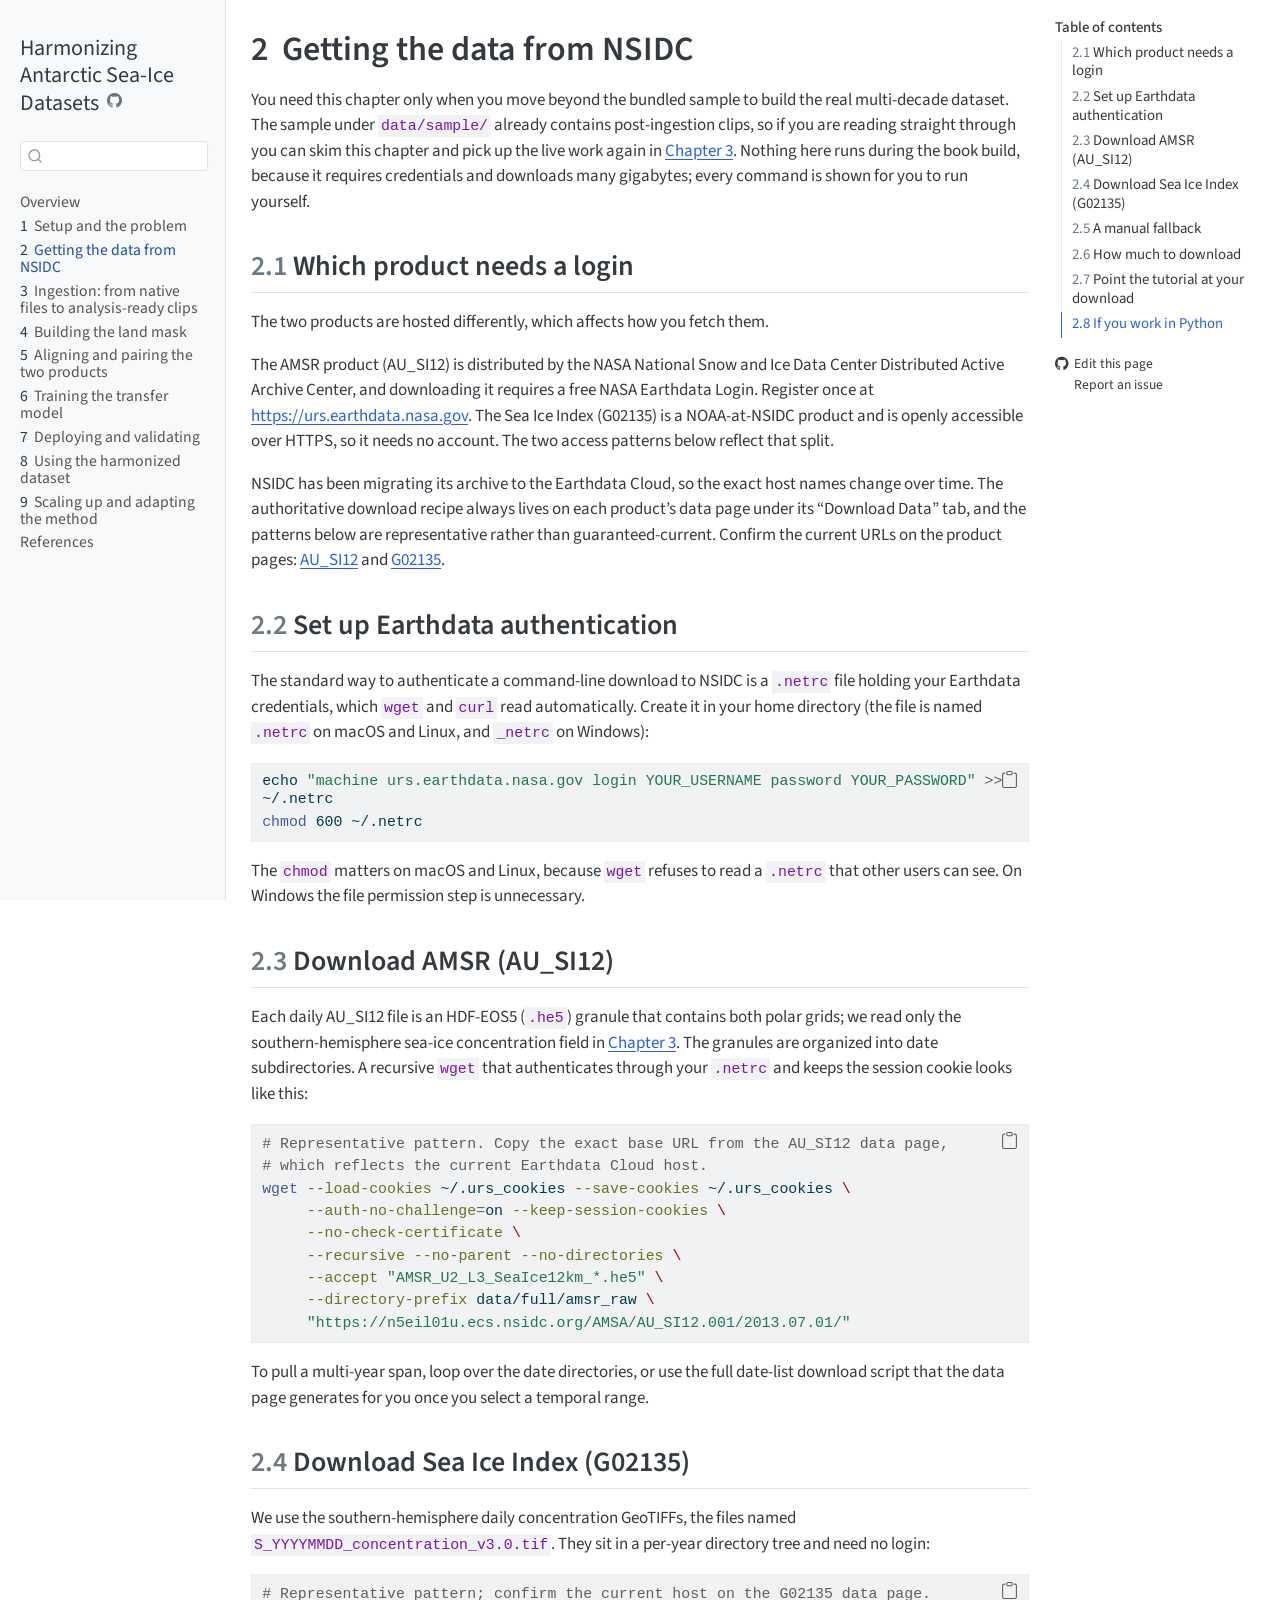
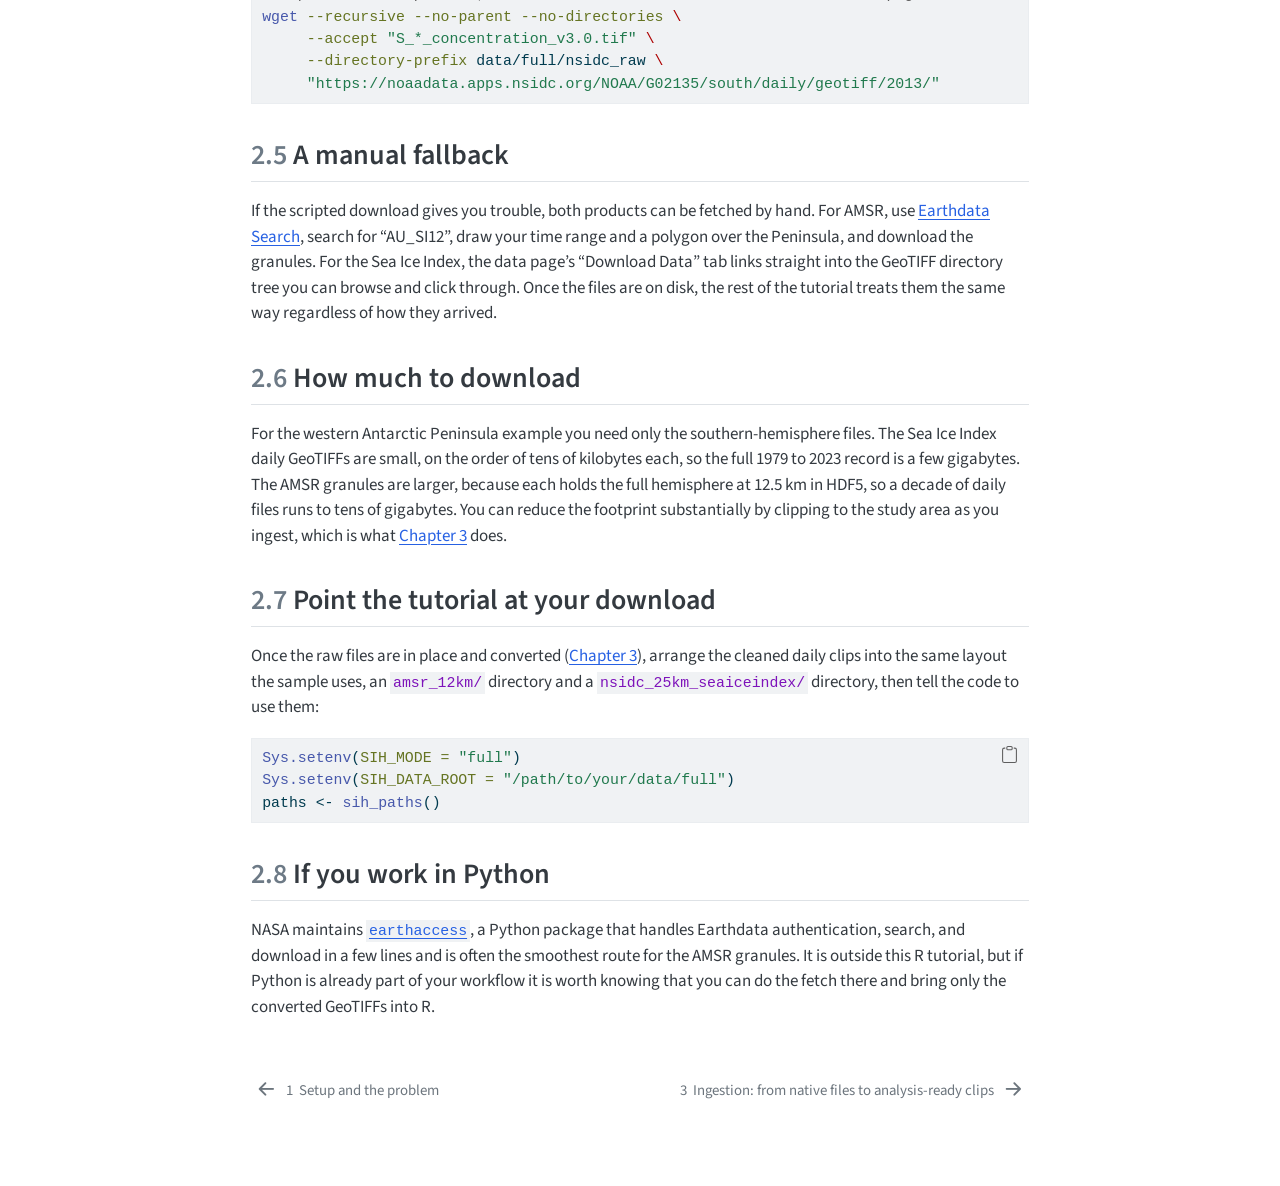
<file: chapters/02-getting-data.html>
<!DOCTYPE html>
<html xmlns="http://www.w3.org/1999/xhtml" lang="en" xml:lang="en"><head>

<meta charset="utf-8">
<meta name="generator" content="quarto-1.9.38">

<meta name="viewport" content="width=device-width, initial-scale=1.0, user-scalable=yes">


<title>2&nbsp; Getting the data from NSIDC – Harmonizing Antarctic Sea-Ice Datasets</title>
<style>
/* Default styles provided by pandoc.
** See https://pandoc.org/MANUAL.html#variables-for-html for config info.
*/
code{white-space: pre-wrap;}
span.smallcaps{font-variant: small-caps;}
div.columns{display: flex; gap: min(4vw, 1.5em);}
div.column{flex: auto; overflow-x: auto;}
div.hanging-indent{margin-left: 1.5em; text-indent: -1.5em;}
ul.task-list{list-style: none;}
ul.task-list li input[type="checkbox"] {
  width: 0.8em;
  margin: 0 0.8em 0.2em -1em; /* quarto-specific, see https://github.com/quarto-dev/quarto-cli/issues/4556 */ 
  vertical-align: middle;
}
/* CSS for syntax highlighting */
html { -webkit-text-size-adjust: 100%; }
pre > code.sourceCode { white-space: pre; position: relative; }
pre > code.sourceCode > span { display: inline-block; line-height: 1.25; }
pre > code.sourceCode > span:empty { height: 1.2em; }
.sourceCode { overflow: visible; }
code.sourceCode > span { color: inherit; text-decoration: inherit; }
div.sourceCode { margin: 1em 0; }
pre.sourceCode { margin: 0; }
@media screen {
div.sourceCode { overflow: auto; }
}
@media print {
pre > code.sourceCode { white-space: pre-wrap; }
pre > code.sourceCode > span { text-indent: -5em; padding-left: 5em; }
}
pre.numberSource code
  { counter-reset: source-line 0; }
pre.numberSource code > span
  { position: relative; left: -4em; counter-increment: source-line; }
pre.numberSource code > span > a:first-child::before
  { content: counter(source-line);
    position: relative; left: -1em; text-align: right; vertical-align: baseline;
    border: none; display: inline-block;
    -webkit-touch-callout: none; -webkit-user-select: none;
    -khtml-user-select: none; -moz-user-select: none;
    -ms-user-select: none; user-select: none;
    padding: 0 4px; width: 4em;
  }
pre.numberSource { margin-left: 3em;  padding-left: 4px; }
div.sourceCode
  {   }
@media screen {
pre > code.sourceCode > span > a:first-child::before { text-decoration: underline; }
}
</style>


<script src="../site_libs/quarto-nav/quarto-nav.js"></script>
<script src="../site_libs/quarto-nav/headroom.min.js"></script>
<script src="../site_libs/clipboard/clipboard.min.js"></script>
<script src="../site_libs/quarto-search/autocomplete.umd.js"></script>
<script src="../site_libs/quarto-search/fuse.min.js"></script>
<script src="../site_libs/quarto-search/quarto-search.js"></script>
<meta name="quarto:offset" content="../">
<link href="../chapters/03-ingestion.html" rel="next">
<link href="../chapters/01-setup.html" rel="prev">
<script src="../site_libs/quarto-html/quarto.js" type="module"></script>
<script src="../site_libs/quarto-html/tabsets/tabsets.js" type="module"></script>
<script src="../site_libs/quarto-html/popper.min.js"></script>
<script src="../site_libs/quarto-html/tippy.umd.min.js"></script>
<script src="../site_libs/quarto-html/anchor.min.js"></script>
<link href="../site_libs/quarto-html/tippy.css" rel="stylesheet">
<link href="../site_libs/quarto-html/quarto-syntax-highlighting-15634bcf2e68342d4ad2dfa704d543f6.css" rel="stylesheet" id="quarto-text-highlighting-styles">
<script src="../site_libs/bootstrap/bootstrap.min.js"></script>
<link href="../site_libs/bootstrap/bootstrap-icons.css" rel="stylesheet">
<link href="../site_libs/bootstrap/bootstrap-b46251e7dcf17699132ee8d5ea3a66e5.min.css" rel="stylesheet" append-hash="true" id="quarto-bootstrap" data-mode="light">
<script id="quarto-search-options" type="application/json">{
  "location": "sidebar",
  "copy-button": false,
  "collapse-after": 3,
  "panel-placement": "start",
  "type": "textbox",
  "limit": 50,
  "keyboard-shortcut": [
    "f",
    "/",
    "s"
  ],
  "show-item-context": false,
  "language": {
    "search-no-results-text": "No results",
    "search-matching-documents-text": "matching documents",
    "search-copy-link-title": "Copy link to search",
    "search-hide-matches-text": "Hide additional matches",
    "search-more-match-text": "more match in this document",
    "search-more-matches-text": "more matches in this document",
    "search-clear-button-title": "Clear",
    "search-text-placeholder": "",
    "search-detached-cancel-button-title": "Cancel",
    "search-submit-button-title": "Submit",
    "search-label": "Search"
  }
}</script>


</head>

<body class="nav-sidebar docked quarto-light">

<div id="quarto-search-results"></div>
  <header id="quarto-header" class="headroom fixed-top">
  <nav class="quarto-secondary-nav">
    <div class="container-fluid d-flex">
      <button type="button" class="quarto-btn-toggle btn" data-bs-toggle="collapse" role="button" data-bs-target=".quarto-sidebar-collapse-item" aria-controls="quarto-sidebar" aria-expanded="false" aria-label="Toggle sidebar navigation" onclick="if (window.quartoToggleHeadroom) { window.quartoToggleHeadroom(); }">
        <i class="bi bi-layout-text-sidebar-reverse"></i>
      </button>
        <nav class="quarto-page-breadcrumbs" aria-label="breadcrumb"><ol class="breadcrumb"><li class="breadcrumb-item"><a href="../chapters/02-getting-data.html"><span class="chapter-number">2</span>&nbsp; <span class="chapter-title">Getting the data from NSIDC</span></a></li></ol></nav>
        <a class="flex-grow-1" role="navigation" data-bs-toggle="collapse" data-bs-target=".quarto-sidebar-collapse-item" aria-controls="quarto-sidebar" aria-expanded="false" aria-label="Toggle sidebar navigation" onclick="if (window.quartoToggleHeadroom) { window.quartoToggleHeadroom(); }">      
        </a>
      <button type="button" class="btn quarto-search-button" aria-label="Search" onclick="window.quartoOpenSearch();">
        <i class="bi bi-search"></i>
      </button>
    </div>
  </nav>
</header>
<!-- content -->
<div id="quarto-content" class="quarto-container page-columns page-rows-contents page-layout-article">
<!-- sidebar -->
  <nav id="quarto-sidebar" class="sidebar collapse collapse-horizontal quarto-sidebar-collapse-item sidebar-navigation docked overflow-auto">
    <div class="pt-lg-2 mt-2 text-left sidebar-header">
    <div class="sidebar-title mb-0 py-0">
      <a href="../">Harmonizing Antarctic Sea-Ice Datasets</a> 
        <div class="sidebar-tools-main">
    <a href="https://github.com/M-Fox-Wethington/Sea-Ice-Dataset-Harmonization-Tutorial" title="Source Code" class="quarto-navigation-tool px-1" aria-label="Source Code"><i class="bi bi-github"></i></a>
</div>
    </div>
      </div>
        <div class="mt-2 flex-shrink-0 align-items-center">
        <div class="sidebar-search">
        <div id="quarto-search" class="" title="Search"></div>
        </div>
        </div>
    <div class="sidebar-menu-container"> 
    <ul class="list-unstyled mt-1">
        <li class="sidebar-item">
  <div class="sidebar-item-container"> 
  <a href="../index.html" class="sidebar-item-text sidebar-link">
 <span class="menu-text">Overview</span></a>
  </div>
</li>
        <li class="sidebar-item">
  <div class="sidebar-item-container"> 
  <a href="../chapters/01-setup.html" class="sidebar-item-text sidebar-link">
 <span class="menu-text"><span class="chapter-number">1</span>&nbsp; <span class="chapter-title">Setup and the problem</span></span></a>
  </div>
</li>
        <li class="sidebar-item">
  <div class="sidebar-item-container"> 
  <a href="../chapters/02-getting-data.html" class="sidebar-item-text sidebar-link active">
 <span class="menu-text"><span class="chapter-number">2</span>&nbsp; <span class="chapter-title">Getting the data from NSIDC</span></span></a>
  </div>
</li>
        <li class="sidebar-item">
  <div class="sidebar-item-container"> 
  <a href="../chapters/03-ingestion.html" class="sidebar-item-text sidebar-link">
 <span class="menu-text"><span class="chapter-number">3</span>&nbsp; <span class="chapter-title">Ingestion: from native files to analysis-ready clips</span></span></a>
  </div>
</li>
        <li class="sidebar-item">
  <div class="sidebar-item-container"> 
  <a href="../chapters/04-land-mask.html" class="sidebar-item-text sidebar-link">
 <span class="menu-text"><span class="chapter-number">4</span>&nbsp; <span class="chapter-title">Building the land mask</span></span></a>
  </div>
</li>
        <li class="sidebar-item">
  <div class="sidebar-item-container"> 
  <a href="../chapters/05-align-and-pair.html" class="sidebar-item-text sidebar-link">
 <span class="menu-text"><span class="chapter-number">5</span>&nbsp; <span class="chapter-title">Aligning and pairing the two products</span></span></a>
  </div>
</li>
        <li class="sidebar-item">
  <div class="sidebar-item-container"> 
  <a href="../chapters/06-train-ann.html" class="sidebar-item-text sidebar-link">
 <span class="menu-text"><span class="chapter-number">6</span>&nbsp; <span class="chapter-title">Training the transfer model</span></span></a>
  </div>
</li>
        <li class="sidebar-item">
  <div class="sidebar-item-container"> 
  <a href="../chapters/07-deploy-and-validate.html" class="sidebar-item-text sidebar-link">
 <span class="menu-text"><span class="chapter-number">7</span>&nbsp; <span class="chapter-title">Deploying and validating</span></span></a>
  </div>
</li>
        <li class="sidebar-item">
  <div class="sidebar-item-container"> 
  <a href="../chapters/08-using-harmonized.html" class="sidebar-item-text sidebar-link">
 <span class="menu-text"><span class="chapter-number">8</span>&nbsp; <span class="chapter-title">Using the harmonized dataset</span></span></a>
  </div>
</li>
        <li class="sidebar-item">
  <div class="sidebar-item-container"> 
  <a href="../chapters/09-scaling-up.html" class="sidebar-item-text sidebar-link">
 <span class="menu-text"><span class="chapter-number">9</span>&nbsp; <span class="chapter-title">Scaling up and adapting the method</span></span></a>
  </div>
</li>
        <li class="sidebar-item">
  <div class="sidebar-item-container"> 
  <a href="../references.html" class="sidebar-item-text sidebar-link">
 <span class="menu-text">References</span></a>
  </div>
</li>
    </ul>
    </div>
</nav>
<div id="quarto-sidebar-glass" class="quarto-sidebar-collapse-item" data-bs-toggle="collapse" data-bs-target=".quarto-sidebar-collapse-item"></div>
<!-- margin-sidebar -->
    <div id="quarto-margin-sidebar" class="sidebar margin-sidebar">
        <nav id="TOC" role="doc-toc" class="toc-active">
    <h2 id="toc-title">Table of contents</h2>
   
  <ul>
  <li><a href="#which-product-needs-a-login" id="toc-which-product-needs-a-login" class="nav-link active" data-scroll-target="#which-product-needs-a-login"><span class="header-section-number">2.1</span> Which product needs a login</a></li>
  <li><a href="#set-up-earthdata-authentication" id="toc-set-up-earthdata-authentication" class="nav-link" data-scroll-target="#set-up-earthdata-authentication"><span class="header-section-number">2.2</span> Set up Earthdata authentication</a></li>
  <li><a href="#download-amsr-au_si12" id="toc-download-amsr-au_si12" class="nav-link" data-scroll-target="#download-amsr-au_si12"><span class="header-section-number">2.3</span> Download AMSR (AU_SI12)</a></li>
  <li><a href="#download-sea-ice-index-g02135" id="toc-download-sea-ice-index-g02135" class="nav-link" data-scroll-target="#download-sea-ice-index-g02135"><span class="header-section-number">2.4</span> Download Sea Ice Index (G02135)</a></li>
  <li><a href="#a-manual-fallback" id="toc-a-manual-fallback" class="nav-link" data-scroll-target="#a-manual-fallback"><span class="header-section-number">2.5</span> A manual fallback</a></li>
  <li><a href="#how-much-to-download" id="toc-how-much-to-download" class="nav-link" data-scroll-target="#how-much-to-download"><span class="header-section-number">2.6</span> How much to download</a></li>
  <li><a href="#point-the-tutorial-at-your-download" id="toc-point-the-tutorial-at-your-download" class="nav-link" data-scroll-target="#point-the-tutorial-at-your-download"><span class="header-section-number">2.7</span> Point the tutorial at your download</a></li>
  <li><a href="#if-you-work-in-python" id="toc-if-you-work-in-python" class="nav-link" data-scroll-target="#if-you-work-in-python"><span class="header-section-number">2.8</span> If you work in Python</a></li>
  </ul>
<div class="toc-actions"><ul><li><a href="https://github.com/M-Fox-Wethington/Sea-Ice-Dataset-Harmonization-Tutorial/edit/main/chapters/02-getting-data.qmd" class="toc-action"><i class="bi bi-github"></i>Edit this page</a></li><li><a href="https://github.com/M-Fox-Wethington/Sea-Ice-Dataset-Harmonization-Tutorial/issues/new" class="toc-action"><i class="bi empty"></i>Report an issue</a></li></ul></div></nav>
    </div>
<!-- main -->
<main class="content" id="quarto-document-content">

<header id="title-block-header" class="quarto-title-block default">
<div class="quarto-title">
<h1 class="title"><span id="sec-getting-data" class="quarto-section-identifier"><span class="chapter-number">2</span>&nbsp; <span class="chapter-title">Getting the data from NSIDC</span></span></h1>
</div>



<div class="quarto-title-meta">

    
  
    
  </div>
  


</header>


<p>You need this chapter only when you move beyond the bundled sample to build the real multi-decade dataset. The sample under <code>data/sample/</code> already contains post-ingestion clips, so if you are reading straight through you can skim this chapter and pick up the live work again in <a href="03-ingestion.html" class="quarto-xref"><span>Chapter 3</span></a>. Nothing here runs during the book build, because it requires credentials and downloads many gigabytes; every command is shown for you to run yourself.</p>
<section id="which-product-needs-a-login" class="level2" data-number="2.1">
<h2 data-number="2.1" class="anchored" data-anchor-id="which-product-needs-a-login"><span class="header-section-number">2.1</span> Which product needs a login</h2>
<p>The two products are hosted differently, which affects how you fetch them.</p>
<p>The AMSR product (AU_SI12) is distributed by the NASA National Snow and Ice Data Center Distributed Active Archive Center, and downloading it requires a free NASA Earthdata Login. Register once at <a href="https://urs.earthdata.nasa.gov" class="uri">https://urs.earthdata.nasa.gov</a>. The Sea Ice Index (G02135) is a NOAA-at-NSIDC product and is openly accessible over HTTPS, so it needs no account. The two access patterns below reflect that split.</p>
<p>NSIDC has been migrating its archive to the Earthdata Cloud, so the exact host names change over time. The authoritative download recipe always lives on each product’s data page under its “Download Data” tab, and the patterns below are representative rather than guaranteed-current. Confirm the current URLs on the product pages: <a href="https://nsidc.org/data/au_si12/versions/1">AU_SI12</a> and <a href="https://nsidc.org/data/g02135">G02135</a>.</p>
</section>
<section id="set-up-earthdata-authentication" class="level2" data-number="2.2">
<h2 data-number="2.2" class="anchored" data-anchor-id="set-up-earthdata-authentication"><span class="header-section-number">2.2</span> Set up Earthdata authentication</h2>
<p>The standard way to authenticate a command-line download to NSIDC is a <code>.netrc</code> file holding your Earthdata credentials, which <code>wget</code> and <code>curl</code> read automatically. Create it in your home directory (the file is named <code>.netrc</code> on macOS and Linux, and <code>_netrc</code> on Windows):</p>
<div class="code-copy-outer-scaffold"><div class="sourceCode" id="cb1"><pre class="sourceCode bash code-with-copy"><code class="sourceCode bash"><span id="cb1-1"><a href="#cb1-1" aria-hidden="true" tabindex="-1"></a><span class="bu">echo</span> <span class="st">"machine urs.earthdata.nasa.gov login YOUR_USERNAME password YOUR_PASSWORD"</span> <span class="op">&gt;&gt;</span> ~/.netrc</span>
<span id="cb1-2"><a href="#cb1-2" aria-hidden="true" tabindex="-1"></a><span class="fu">chmod</span> 600 ~/.netrc</span></code></pre></div><button title="Copy to Clipboard" class="code-copy-button"><i class="bi"></i></button></div>
<p>The <code>chmod</code> matters on macOS and Linux, because <code>wget</code> refuses to read a <code>.netrc</code> that other users can see. On Windows the file permission step is unnecessary.</p>
</section>
<section id="download-amsr-au_si12" class="level2" data-number="2.3">
<h2 data-number="2.3" class="anchored" data-anchor-id="download-amsr-au_si12"><span class="header-section-number">2.3</span> Download AMSR (AU_SI12)</h2>
<p>Each daily AU_SI12 file is an HDF-EOS5 (<code>.he5</code>) granule that contains both polar grids; we read only the southern-hemisphere sea-ice concentration field in <a href="03-ingestion.html" class="quarto-xref"><span>Chapter 3</span></a>. The granules are organized into date subdirectories. A recursive <code>wget</code> that authenticates through your <code>.netrc</code> and keeps the session cookie looks like this:</p>
<div class="code-copy-outer-scaffold"><div class="sourceCode" id="cb2"><pre class="sourceCode bash code-with-copy"><code class="sourceCode bash"><span id="cb2-1"><a href="#cb2-1" aria-hidden="true" tabindex="-1"></a><span class="co"># Representative pattern. Copy the exact base URL from the AU_SI12 data page,</span></span>
<span id="cb2-2"><a href="#cb2-2" aria-hidden="true" tabindex="-1"></a><span class="co"># which reflects the current Earthdata Cloud host.</span></span>
<span id="cb2-3"><a href="#cb2-3" aria-hidden="true" tabindex="-1"></a><span class="fu">wget</span> <span class="at">--load-cookies</span> ~/.urs_cookies <span class="at">--save-cookies</span> ~/.urs_cookies <span class="dt">\</span></span>
<span id="cb2-4"><a href="#cb2-4" aria-hidden="true" tabindex="-1"></a>     <span class="at">--auth-no-challenge</span><span class="op">=</span>on <span class="at">--keep-session-cookies</span> <span class="dt">\</span></span>
<span id="cb2-5"><a href="#cb2-5" aria-hidden="true" tabindex="-1"></a>     <span class="at">--no-check-certificate</span> <span class="dt">\</span></span>
<span id="cb2-6"><a href="#cb2-6" aria-hidden="true" tabindex="-1"></a>     <span class="at">--recursive</span> <span class="at">--no-parent</span> <span class="at">--no-directories</span> <span class="dt">\</span></span>
<span id="cb2-7"><a href="#cb2-7" aria-hidden="true" tabindex="-1"></a>     <span class="at">--accept</span> <span class="st">"AMSR_U2_L3_SeaIce12km_*.he5"</span> <span class="dt">\</span></span>
<span id="cb2-8"><a href="#cb2-8" aria-hidden="true" tabindex="-1"></a>     <span class="at">--directory-prefix</span> data/full/amsr_raw <span class="dt">\</span></span>
<span id="cb2-9"><a href="#cb2-9" aria-hidden="true" tabindex="-1"></a>     <span class="st">"https://n5eil01u.ecs.nsidc.org/AMSA/AU_SI12.001/2013.07.01/"</span></span></code></pre></div><button title="Copy to Clipboard" class="code-copy-button"><i class="bi"></i></button></div>
<p>To pull a multi-year span, loop over the date directories, or use the full date-list download script that the data page generates for you once you select a temporal range.</p>
</section>
<section id="download-sea-ice-index-g02135" class="level2" data-number="2.4">
<h2 data-number="2.4" class="anchored" data-anchor-id="download-sea-ice-index-g02135"><span class="header-section-number">2.4</span> Download Sea Ice Index (G02135)</h2>
<p>We use the southern-hemisphere daily concentration GeoTIFFs, the files named <code>S_YYYYMMDD_concentration_v3.0.tif</code>. They sit in a per-year directory tree and need no login:</p>
<div class="code-copy-outer-scaffold"><div class="sourceCode" id="cb3"><pre class="sourceCode bash code-with-copy"><code class="sourceCode bash"><span id="cb3-1"><a href="#cb3-1" aria-hidden="true" tabindex="-1"></a><span class="co"># Representative pattern; confirm the current host on the G02135 data page.</span></span>
<span id="cb3-2"><a href="#cb3-2" aria-hidden="true" tabindex="-1"></a><span class="fu">wget</span> <span class="at">--recursive</span> <span class="at">--no-parent</span> <span class="at">--no-directories</span> <span class="dt">\</span></span>
<span id="cb3-3"><a href="#cb3-3" aria-hidden="true" tabindex="-1"></a>     <span class="at">--accept</span> <span class="st">"S_*_concentration_v3.0.tif"</span> <span class="dt">\</span></span>
<span id="cb3-4"><a href="#cb3-4" aria-hidden="true" tabindex="-1"></a>     <span class="at">--directory-prefix</span> data/full/nsidc_raw <span class="dt">\</span></span>
<span id="cb3-5"><a href="#cb3-5" aria-hidden="true" tabindex="-1"></a>     <span class="st">"https://noaadata.apps.nsidc.org/NOAA/G02135/south/daily/geotiff/2013/"</span></span></code></pre></div><button title="Copy to Clipboard" class="code-copy-button"><i class="bi"></i></button></div>
</section>
<section id="a-manual-fallback" class="level2" data-number="2.5">
<h2 data-number="2.5" class="anchored" data-anchor-id="a-manual-fallback"><span class="header-section-number">2.5</span> A manual fallback</h2>
<p>If the scripted download gives you trouble, both products can be fetched by hand. For AMSR, use <a href="https://search.earthdata.nasa.gov">Earthdata Search</a>, search for “AU_SI12”, draw your time range and a polygon over the Peninsula, and download the granules. For the Sea Ice Index, the data page’s “Download Data” tab links straight into the GeoTIFF directory tree you can browse and click through. Once the files are on disk, the rest of the tutorial treats them the same way regardless of how they arrived.</p>
</section>
<section id="how-much-to-download" class="level2" data-number="2.6">
<h2 data-number="2.6" class="anchored" data-anchor-id="how-much-to-download"><span class="header-section-number">2.6</span> How much to download</h2>
<p>For the western Antarctic Peninsula example you need only the southern-hemisphere files. The Sea Ice Index daily GeoTIFFs are small, on the order of tens of kilobytes each, so the full 1979 to 2023 record is a few gigabytes. The AMSR granules are larger, because each holds the full hemisphere at 12.5 km in HDF5, so a decade of daily files runs to tens of gigabytes. You can reduce the footprint substantially by clipping to the study area as you ingest, which is what <a href="03-ingestion.html" class="quarto-xref"><span>Chapter 3</span></a> does.</p>
</section>
<section id="point-the-tutorial-at-your-download" class="level2" data-number="2.7">
<h2 data-number="2.7" class="anchored" data-anchor-id="point-the-tutorial-at-your-download"><span class="header-section-number">2.7</span> Point the tutorial at your download</h2>
<p>Once the raw files are in place and converted (<a href="03-ingestion.html" class="quarto-xref"><span>Chapter 3</span></a>), arrange the cleaned daily clips into the same layout the sample uses, an <code>amsr_12km/</code> directory and a <code>nsidc_25km_seaiceindex/</code> directory, then tell the code to use them:</p>
<div class="code-copy-outer-scaffold"><div class="sourceCode" id="cb4"><pre class="sourceCode r code-with-copy"><code class="sourceCode r"><span id="cb4-1"><a href="#cb4-1" aria-hidden="true" tabindex="-1"></a><span class="fu">Sys.setenv</span>(<span class="at">SIH_MODE =</span> <span class="st">"full"</span>)</span>
<span id="cb4-2"><a href="#cb4-2" aria-hidden="true" tabindex="-1"></a><span class="fu">Sys.setenv</span>(<span class="at">SIH_DATA_ROOT =</span> <span class="st">"/path/to/your/data/full"</span>)</span>
<span id="cb4-3"><a href="#cb4-3" aria-hidden="true" tabindex="-1"></a>paths <span class="ot">&lt;-</span> <span class="fu">sih_paths</span>()</span></code></pre></div><button title="Copy to Clipboard" class="code-copy-button"><i class="bi"></i></button></div>
</section>
<section id="if-you-work-in-python" class="level2" data-number="2.8">
<h2 data-number="2.8" class="anchored" data-anchor-id="if-you-work-in-python"><span class="header-section-number">2.8</span> If you work in Python</h2>
<p>NASA maintains <a href="https://earthaccess.readthedocs.io"><code>earthaccess</code></a>, a Python package that handles Earthdata authentication, search, and download in a few lines and is often the smoothest route for the AMSR granules. It is outside this R tutorial, but if Python is already part of your workflow it is worth knowing that you can do the fetch there and bring only the converted GeoTIFFs into R.</p>


</section>

</main> <!-- /main -->
<script id="quarto-html-after-body" type="application/javascript">
  window.document.addEventListener("DOMContentLoaded", function (event) {
    const icon = "";
    const anchorJS = new window.AnchorJS();
    anchorJS.options = {
      placement: 'right',
      icon: icon
    };
    anchorJS.add('.anchored');
    const isCodeAnnotation = (el) => {
      for (const clz of el.classList) {
        if (clz.startsWith('code-annotation-')) {                     
          return true;
        }
      }
      return false;
    }
    const onCopySuccess = function(e) {
      // button target
      const button = e.trigger;
      // don't keep focus
      button.blur();
      // flash "checked"
      button.classList.add('code-copy-button-checked');
      var currentTitle = button.getAttribute("title");
      button.setAttribute("title", "Copied!");
      let tooltip;
      if (window.bootstrap) {
        button.setAttribute("data-bs-toggle", "tooltip");
        button.setAttribute("data-bs-placement", "left");
        button.setAttribute("data-bs-title", "Copied!");
        tooltip = new bootstrap.Tooltip(button, 
          { trigger: "manual", 
            customClass: "code-copy-button-tooltip",
            offset: [0, -8]});
        tooltip.show();    
      }
      setTimeout(function() {
        if (tooltip) {
          tooltip.hide();
          button.removeAttribute("data-bs-title");
          button.removeAttribute("data-bs-toggle");
          button.removeAttribute("data-bs-placement");
        }
        button.setAttribute("title", currentTitle);
        button.classList.remove('code-copy-button-checked');
      }, 1000);
      // clear code selection
      e.clearSelection();
    }
    const getTextToCopy = function(trigger) {
      const outerScaffold = trigger.parentElement.cloneNode(true);
      const codeEl = outerScaffold.querySelector('code');
      for (const childEl of codeEl.children) {
        if (isCodeAnnotation(childEl)) {
          childEl.remove();
        }
      }
      return codeEl.innerText;
    }
    const clipboard = new window.ClipboardJS('.code-copy-button:not([data-in-quarto-modal])', {
      text: getTextToCopy
    });
    clipboard.on('success', onCopySuccess);
    if (window.document.getElementById('quarto-embedded-source-code-modal')) {
      const clipboardModal = new window.ClipboardJS('.code-copy-button[data-in-quarto-modal]', {
        text: getTextToCopy,
        container: window.document.getElementById('quarto-embedded-source-code-modal')
      });
      clipboardModal.on('success', onCopySuccess);
    }
      var localhostRegex = new RegExp(/^(?:http|https):\/\/localhost\:?[0-9]*\//);
      var mailtoRegex = new RegExp(/^mailto:/);
        var filterRegex = new RegExp('/' + window.location.host + '/');
      var isInternal = (href) => {
          return filterRegex.test(href) || localhostRegex.test(href) || mailtoRegex.test(href);
      }
      // Inspect non-navigation links and adorn them if external
     var links = window.document.querySelectorAll('a[href]:not(.nav-link):not(.navbar-brand):not(.toc-action):not(.sidebar-link):not(.sidebar-item-toggle):not(.pagination-link):not(.no-external):not([aria-hidden]):not(.dropdown-item):not(.quarto-navigation-tool):not(.about-link)');
      for (var i=0; i<links.length; i++) {
        const link = links[i];
        if (!isInternal(link.href)) {
          // undo the damage that might have been done by quarto-nav.js in the case of
          // links that we want to consider external
          if (link.dataset.originalHref !== undefined) {
            link.href = link.dataset.originalHref;
          }
        }
      }
    function tippyHover(el, contentFn, onTriggerFn, onUntriggerFn) {
      const config = {
        allowHTML: true,
        maxWidth: 500,
        delay: 100,
        arrow: false,
        appendTo: function(el) {
            return el.parentElement;
        },
        interactive: true,
        interactiveBorder: 10,
        theme: 'quarto',
        placement: 'bottom-start',
      };
      if (contentFn) {
        config.content = contentFn;
      }
      if (onTriggerFn) {
        config.onTrigger = onTriggerFn;
      }
      if (onUntriggerFn) {
        config.onUntrigger = onUntriggerFn;
      }
      window.tippy(el, config); 
    }
    const noterefs = window.document.querySelectorAll('a[role="doc-noteref"]');
    for (var i=0; i<noterefs.length; i++) {
      const ref = noterefs[i];
      tippyHover(ref, function() {
        // use id or data attribute instead here
        let href = ref.getAttribute('data-footnote-href') || ref.getAttribute('href');
        try { href = new URL(href).hash; } catch {}
        const id = href.replace(/^#\/?/, "");
        const note = window.document.getElementById(id);
        if (note) {
          return note.innerHTML;
        } else {
          return "";
        }
      });
    }
    const xrefs = window.document.querySelectorAll('a.quarto-xref');
    const processXRef = (id, note) => {
      // Strip column container classes
      const stripColumnClz = (el) => {
        el.classList.remove("page-full", "page-columns");
        if (el.children) {
          for (const child of el.children) {
            stripColumnClz(child);
          }
        }
      }
      stripColumnClz(note)
      if (id === null || id.startsWith('sec-')) {
        // Special case sections, only their first couple elements
        const container = document.createElement("div");
        if (note.children && note.children.length > 2) {
          container.appendChild(note.children[0].cloneNode(true));
          for (let i = 1; i < note.children.length; i++) {
            const child = note.children[i];
            if (child.tagName === "P" && child.innerText === "") {
              continue;
            } else {
              container.appendChild(child.cloneNode(true));
              break;
            }
          }
          if (window.Quarto?.typesetMath) {
            window.Quarto.typesetMath(container);
          }
          return container.innerHTML
        } else {
          if (window.Quarto?.typesetMath) {
            window.Quarto.typesetMath(note);
          }
          return note.innerHTML;
        }
      } else {
        // Remove any anchor links if they are present
        const anchorLink = note.querySelector('a.anchorjs-link');
        if (anchorLink) {
          anchorLink.remove();
        }
        if (window.Quarto?.typesetMath) {
          window.Quarto.typesetMath(note);
        }
        if (note.classList.contains("callout")) {
          return note.outerHTML;
        } else {
          return note.innerHTML;
        }
      }
    }
    for (var i=0; i<xrefs.length; i++) {
      const xref = xrefs[i];
      tippyHover(xref, undefined, function(instance) {
        instance.disable();
        let url = xref.getAttribute('href');
        let hash = undefined; 
        if (url.startsWith('#')) {
          hash = url;
        } else {
          try { hash = new URL(url).hash; } catch {}
        }
        if (hash) {
          const id = hash.replace(/^#\/?/, "");
          const note = window.document.getElementById(id);
          if (note !== null) {
            try {
              const html = processXRef(id, note.cloneNode(true));
              instance.setContent(html);
            } finally {
              instance.enable();
              instance.show();
            }
          } else {
            // See if we can fetch this
            fetch(url.split('#')[0])
            .then(res => res.text())
            .then(html => {
              const parser = new DOMParser();
              const htmlDoc = parser.parseFromString(html, "text/html");
              const note = htmlDoc.getElementById(id);
              if (note !== null) {
                const html = processXRef(id, note);
                instance.setContent(html);
              } 
            }).finally(() => {
              instance.enable();
              instance.show();
            });
          }
        } else {
          // See if we can fetch a full url (with no hash to target)
          // This is a special case and we should probably do some content thinning / targeting
          fetch(url)
          .then(res => res.text())
          .then(html => {
            const parser = new DOMParser();
            const htmlDoc = parser.parseFromString(html, "text/html");
            const note = htmlDoc.querySelector('main.content');
            if (note !== null) {
              // This should only happen for chapter cross references
              // (since there is no id in the URL)
              // remove the first header
              if (note.children.length > 0 && note.children[0].tagName === "HEADER") {
                note.children[0].remove();
              }
              const html = processXRef(null, note);
              instance.setContent(html);
            } 
          }).finally(() => {
            instance.enable();
            instance.show();
          });
        }
      }, function(instance) {
      });
    }
        let selectedAnnoteEl;
        const selectorForAnnotation = ( cell, annotation) => {
          let cellAttr = 'data-code-cell="' + cell + '"';
          let lineAttr = 'data-code-annotation="' +  annotation + '"';
          const selector = 'span[' + cellAttr + '][' + lineAttr + ']';
          return selector;
        }
        const selectCodeLines = (annoteEl) => {
          const doc = window.document;
          const targetCell = annoteEl.getAttribute("data-target-cell");
          const targetAnnotation = annoteEl.getAttribute("data-target-annotation");
          const annoteSpan = window.document.querySelector(selectorForAnnotation(targetCell, targetAnnotation));
          const lines = annoteSpan.getAttribute("data-code-lines").split(",");
          const lineIds = lines.map((line) => {
            return targetCell + "-" + line;
          })
          let top = null;
          let height = null;
          let parent = null;
          if (lineIds.length > 0) {
              //compute the position of the single el (top and bottom and make a div)
              const el = window.document.getElementById(lineIds[0]);
              top = el.offsetTop;
              height = el.offsetHeight;
              parent = el.parentElement.parentElement;
            if (lineIds.length > 1) {
              const lastEl = window.document.getElementById(lineIds[lineIds.length - 1]);
              const bottom = lastEl.offsetTop + lastEl.offsetHeight;
              height = bottom - top;
            }
            if (top !== null && height !== null && parent !== null) {
              // cook up a div (if necessary) and position it 
              let div = window.document.getElementById("code-annotation-line-highlight");
              if (div === null) {
                div = window.document.createElement("div");
                div.setAttribute("id", "code-annotation-line-highlight");
                div.style.position = 'absolute';
                parent.appendChild(div);
              }
              div.style.top = top - 2 + "px";
              div.style.height = height + 4 + "px";
              div.style.left = 0;
              let gutterDiv = window.document.getElementById("code-annotation-line-highlight-gutter");
              if (gutterDiv === null) {
                gutterDiv = window.document.createElement("div");
                gutterDiv.setAttribute("id", "code-annotation-line-highlight-gutter");
                gutterDiv.style.position = 'absolute';
                const codeCell = window.document.getElementById(targetCell);
                const gutter = codeCell.querySelector('.code-annotation-gutter');
                gutter.appendChild(gutterDiv);
              }
              gutterDiv.style.top = top - 2 + "px";
              gutterDiv.style.height = height + 4 + "px";
            }
            selectedAnnoteEl = annoteEl;
          }
        };
        const unselectCodeLines = () => {
          const elementsIds = ["code-annotation-line-highlight", "code-annotation-line-highlight-gutter"];
          elementsIds.forEach((elId) => {
            const div = window.document.getElementById(elId);
            if (div) {
              div.remove();
            }
          });
          selectedAnnoteEl = undefined;
        };
          // Handle positioning of the toggle
      window.addEventListener(
        "resize",
        throttle(() => {
          elRect = undefined;
          if (selectedAnnoteEl) {
            selectCodeLines(selectedAnnoteEl);
          }
        }, 10)
      );
      function throttle(fn, ms) {
      let throttle = false;
      let timer;
        return (...args) => {
          if(!throttle) { // first call gets through
              fn.apply(this, args);
              throttle = true;
          } else { // all the others get throttled
              if(timer) clearTimeout(timer); // cancel #2
              timer = setTimeout(() => {
                fn.apply(this, args);
                timer = throttle = false;
              }, ms);
          }
        };
      }
        // Attach click handler to the DT
        const annoteDls = window.document.querySelectorAll('dt[data-target-cell]');
        for (const annoteDlNode of annoteDls) {
          annoteDlNode.addEventListener('click', (event) => {
            const clickedEl = event.target;
            if (clickedEl !== selectedAnnoteEl) {
              unselectCodeLines();
              const activeEl = window.document.querySelector('dt[data-target-cell].code-annotation-active');
              if (activeEl) {
                activeEl.classList.remove('code-annotation-active');
              }
              selectCodeLines(clickedEl);
              clickedEl.classList.add('code-annotation-active');
            } else {
              // Unselect the line
              unselectCodeLines();
              clickedEl.classList.remove('code-annotation-active');
            }
          });
        }
    const findCites = (el) => {
      const parentEl = el.parentElement;
      if (parentEl) {
        const cites = parentEl.dataset.cites;
        if (cites) {
          return {
            el,
            cites: cites.split(' ')
          };
        } else {
          return findCites(el.parentElement)
        }
      } else {
        return undefined;
      }
    };
    var bibliorefs = window.document.querySelectorAll('a[role="doc-biblioref"]');
    for (var i=0; i<bibliorefs.length; i++) {
      const ref = bibliorefs[i];
      const citeInfo = findCites(ref);
      if (citeInfo) {
        tippyHover(citeInfo.el, function() {
          var popup = window.document.createElement('div');
          citeInfo.cites.forEach(function(cite) {
            var citeDiv = window.document.createElement('div');
            citeDiv.classList.add('hanging-indent');
            citeDiv.classList.add('csl-entry');
            var biblioDiv = window.document.getElementById('ref-' + cite);
            if (biblioDiv) {
              citeDiv.innerHTML = biblioDiv.innerHTML;
            }
            popup.appendChild(citeDiv);
          });
          return popup.innerHTML;
        });
      }
    }
  });
  </script>
<nav class="page-navigation">
  <div class="nav-page nav-page-previous">
      <a href="../chapters/01-setup.html" class="pagination-link" aria-label="Setup and the problem">
        <i class="bi bi-arrow-left-short"></i> <span class="nav-page-text"><span class="chapter-number">1</span>&nbsp; <span class="chapter-title">Setup and the problem</span></span>
      </a>          
  </div>
  <div class="nav-page nav-page-next">
      <a href="../chapters/03-ingestion.html" class="pagination-link" aria-label="Ingestion: from native files to analysis-ready clips">
        <span class="nav-page-text"><span class="chapter-number">3</span>&nbsp; <span class="chapter-title">Ingestion: from native files to analysis-ready clips</span></span> <i class="bi bi-arrow-right-short"></i>
      </a>
  </div>
</nav>
</div> <!-- /content -->




<footer class="footer"><div class="nav-footer"><div class="nav-footer-center"><div class="toc-actions d-sm-block d-md-none"><ul><li><a href="https://github.com/M-Fox-Wethington/Sea-Ice-Dataset-Harmonization-Tutorial/edit/main/chapters/02-getting-data.qmd" class="toc-action"><i class="bi bi-github"></i>Edit this page</a></li><li><a href="https://github.com/M-Fox-Wethington/Sea-Ice-Dataset-Harmonization-Tutorial/issues/new" class="toc-action"><i class="bi empty"></i>Report an issue</a></li></ul></div></div></div></footer></body></html>
</file>
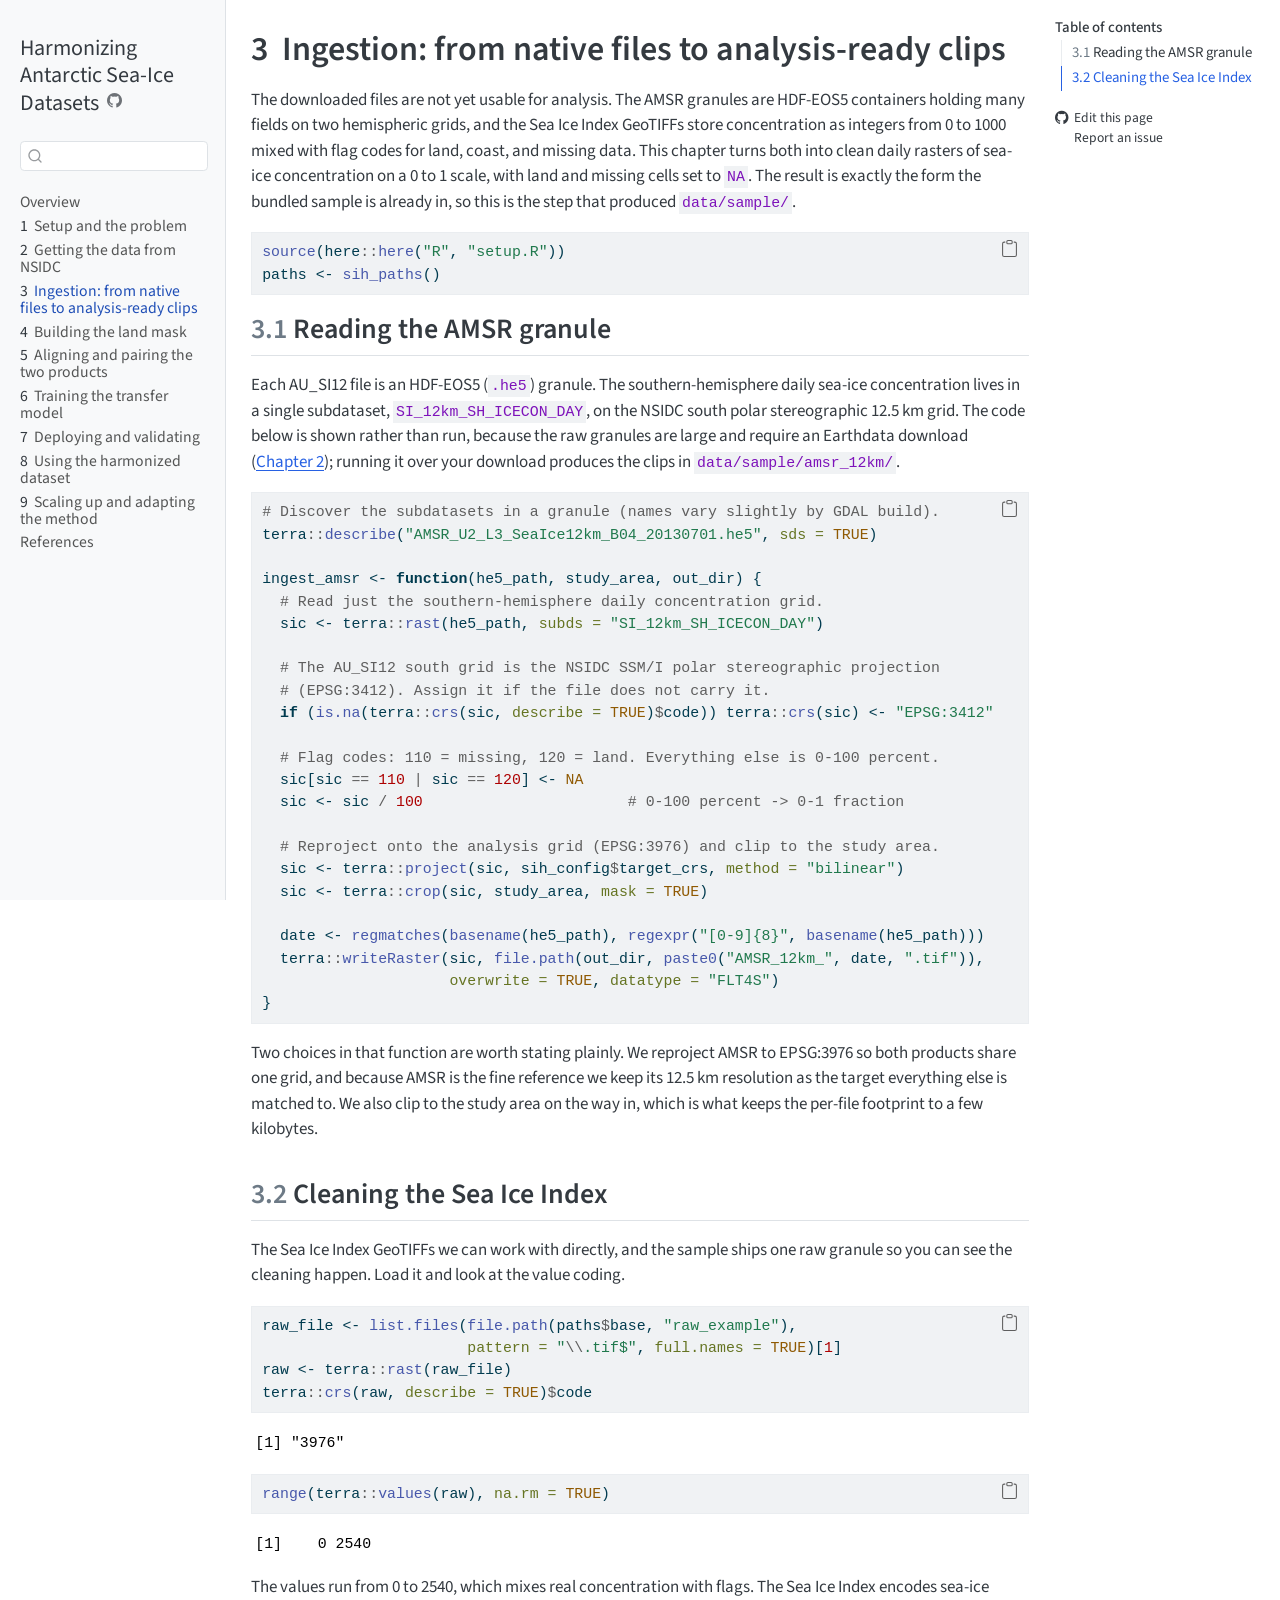
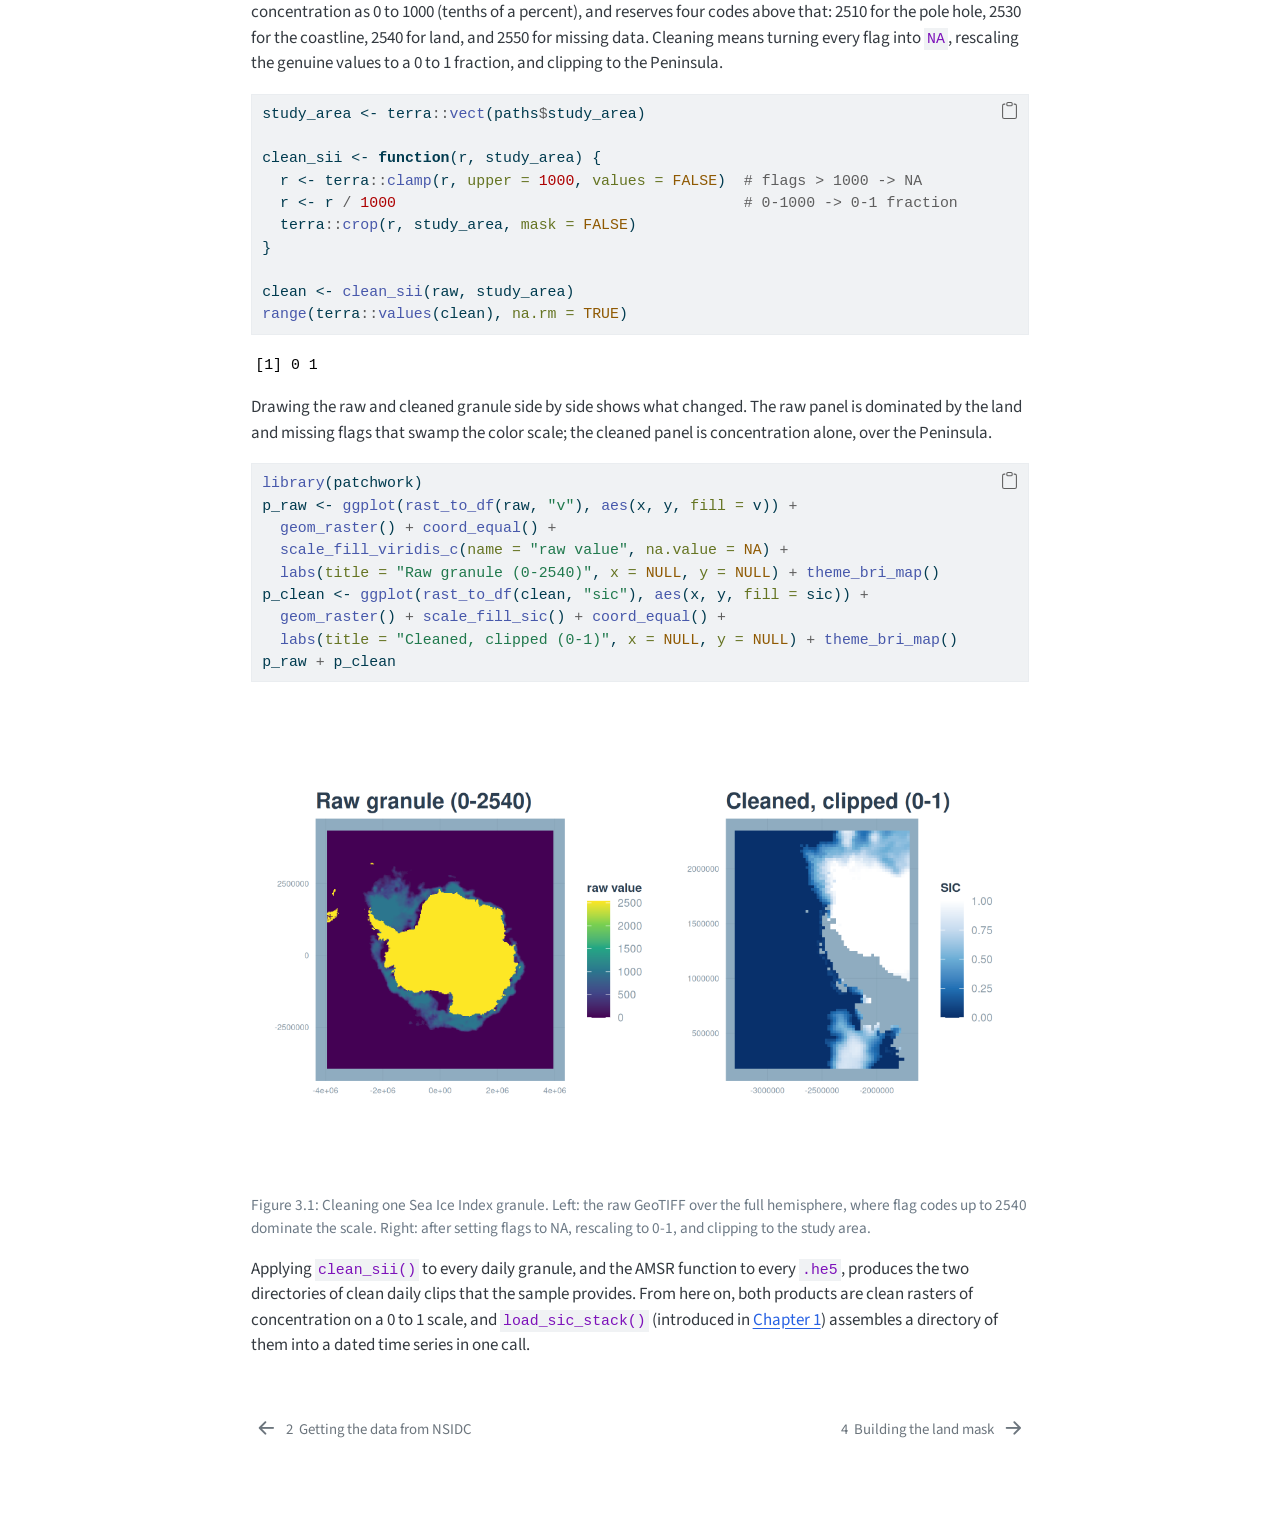
<file: chapters/03-ingestion.html>
<!DOCTYPE html>
<html xmlns="http://www.w3.org/1999/xhtml" lang="en" xml:lang="en"><head>

<meta charset="utf-8">
<meta name="generator" content="quarto-1.9.38">

<meta name="viewport" content="width=device-width, initial-scale=1.0, user-scalable=yes">


<title>3&nbsp; Ingestion: from native files to analysis-ready clips – Harmonizing Antarctic Sea-Ice Datasets</title>
<style>
/* Default styles provided by pandoc.
** See https://pandoc.org/MANUAL.html#variables-for-html for config info.
*/
code{white-space: pre-wrap;}
span.smallcaps{font-variant: small-caps;}
div.columns{display: flex; gap: min(4vw, 1.5em);}
div.column{flex: auto; overflow-x: auto;}
div.hanging-indent{margin-left: 1.5em; text-indent: -1.5em;}
ul.task-list{list-style: none;}
ul.task-list li input[type="checkbox"] {
  width: 0.8em;
  margin: 0 0.8em 0.2em -1em; /* quarto-specific, see https://github.com/quarto-dev/quarto-cli/issues/4556 */ 
  vertical-align: middle;
}
/* CSS for syntax highlighting */
html { -webkit-text-size-adjust: 100%; }
pre > code.sourceCode { white-space: pre; position: relative; }
pre > code.sourceCode > span { display: inline-block; line-height: 1.25; }
pre > code.sourceCode > span:empty { height: 1.2em; }
.sourceCode { overflow: visible; }
code.sourceCode > span { color: inherit; text-decoration: inherit; }
div.sourceCode { margin: 1em 0; }
pre.sourceCode { margin: 0; }
@media screen {
div.sourceCode { overflow: auto; }
}
@media print {
pre > code.sourceCode { white-space: pre-wrap; }
pre > code.sourceCode > span { text-indent: -5em; padding-left: 5em; }
}
pre.numberSource code
  { counter-reset: source-line 0; }
pre.numberSource code > span
  { position: relative; left: -4em; counter-increment: source-line; }
pre.numberSource code > span > a:first-child::before
  { content: counter(source-line);
    position: relative; left: -1em; text-align: right; vertical-align: baseline;
    border: none; display: inline-block;
    -webkit-touch-callout: none; -webkit-user-select: none;
    -khtml-user-select: none; -moz-user-select: none;
    -ms-user-select: none; user-select: none;
    padding: 0 4px; width: 4em;
  }
pre.numberSource { margin-left: 3em;  padding-left: 4px; }
div.sourceCode
  {   }
@media screen {
pre > code.sourceCode > span > a:first-child::before { text-decoration: underline; }
}
</style>


<script src="../site_libs/quarto-nav/quarto-nav.js"></script>
<script src="../site_libs/quarto-nav/headroom.min.js"></script>
<script src="../site_libs/clipboard/clipboard.min.js"></script>
<script src="../site_libs/quarto-search/autocomplete.umd.js"></script>
<script src="../site_libs/quarto-search/fuse.min.js"></script>
<script src="../site_libs/quarto-search/quarto-search.js"></script>
<meta name="quarto:offset" content="../">
<link href="../chapters/04-land-mask.html" rel="next">
<link href="../chapters/02-getting-data.html" rel="prev">
<script src="../site_libs/quarto-html/quarto.js" type="module"></script>
<script src="../site_libs/quarto-html/tabsets/tabsets.js" type="module"></script>
<script src="../site_libs/quarto-html/popper.min.js"></script>
<script src="../site_libs/quarto-html/tippy.umd.min.js"></script>
<script src="../site_libs/quarto-html/anchor.min.js"></script>
<link href="../site_libs/quarto-html/tippy.css" rel="stylesheet">
<link href="../site_libs/quarto-html/quarto-syntax-highlighting-15634bcf2e68342d4ad2dfa704d543f6.css" rel="stylesheet" id="quarto-text-highlighting-styles">
<script src="../site_libs/bootstrap/bootstrap.min.js"></script>
<link href="../site_libs/bootstrap/bootstrap-icons.css" rel="stylesheet">
<link href="../site_libs/bootstrap/bootstrap-b46251e7dcf17699132ee8d5ea3a66e5.min.css" rel="stylesheet" append-hash="true" id="quarto-bootstrap" data-mode="light">
<script id="quarto-search-options" type="application/json">{
  "location": "sidebar",
  "copy-button": false,
  "collapse-after": 3,
  "panel-placement": "start",
  "type": "textbox",
  "limit": 50,
  "keyboard-shortcut": [
    "f",
    "/",
    "s"
  ],
  "show-item-context": false,
  "language": {
    "search-no-results-text": "No results",
    "search-matching-documents-text": "matching documents",
    "search-copy-link-title": "Copy link to search",
    "search-hide-matches-text": "Hide additional matches",
    "search-more-match-text": "more match in this document",
    "search-more-matches-text": "more matches in this document",
    "search-clear-button-title": "Clear",
    "search-text-placeholder": "",
    "search-detached-cancel-button-title": "Cancel",
    "search-submit-button-title": "Submit",
    "search-label": "Search"
  }
}</script>


</head>

<body class="nav-sidebar docked quarto-light">

<div id="quarto-search-results"></div>
  <header id="quarto-header" class="headroom fixed-top">
  <nav class="quarto-secondary-nav">
    <div class="container-fluid d-flex">
      <button type="button" class="quarto-btn-toggle btn" data-bs-toggle="collapse" role="button" data-bs-target=".quarto-sidebar-collapse-item" aria-controls="quarto-sidebar" aria-expanded="false" aria-label="Toggle sidebar navigation" onclick="if (window.quartoToggleHeadroom) { window.quartoToggleHeadroom(); }">
        <i class="bi bi-layout-text-sidebar-reverse"></i>
      </button>
        <nav class="quarto-page-breadcrumbs" aria-label="breadcrumb"><ol class="breadcrumb"><li class="breadcrumb-item"><a href="../chapters/03-ingestion.html"><span class="chapter-number">3</span>&nbsp; <span class="chapter-title">Ingestion: from native files to analysis-ready clips</span></a></li></ol></nav>
        <a class="flex-grow-1" role="navigation" data-bs-toggle="collapse" data-bs-target=".quarto-sidebar-collapse-item" aria-controls="quarto-sidebar" aria-expanded="false" aria-label="Toggle sidebar navigation" onclick="if (window.quartoToggleHeadroom) { window.quartoToggleHeadroom(); }">      
        </a>
      <button type="button" class="btn quarto-search-button" aria-label="Search" onclick="window.quartoOpenSearch();">
        <i class="bi bi-search"></i>
      </button>
    </div>
  </nav>
</header>
<!-- content -->
<div id="quarto-content" class="quarto-container page-columns page-rows-contents page-layout-article">
<!-- sidebar -->
  <nav id="quarto-sidebar" class="sidebar collapse collapse-horizontal quarto-sidebar-collapse-item sidebar-navigation docked overflow-auto">
    <div class="pt-lg-2 mt-2 text-left sidebar-header">
    <div class="sidebar-title mb-0 py-0">
      <a href="../">Harmonizing Antarctic Sea-Ice Datasets</a> 
        <div class="sidebar-tools-main">
    <a href="https://github.com/M-Fox-Wethington/Sea-Ice-Dataset-Harmonization-Tutorial" title="Source Code" class="quarto-navigation-tool px-1" aria-label="Source Code"><i class="bi bi-github"></i></a>
</div>
    </div>
      </div>
        <div class="mt-2 flex-shrink-0 align-items-center">
        <div class="sidebar-search">
        <div id="quarto-search" class="" title="Search"></div>
        </div>
        </div>
    <div class="sidebar-menu-container"> 
    <ul class="list-unstyled mt-1">
        <li class="sidebar-item">
  <div class="sidebar-item-container"> 
  <a href="../index.html" class="sidebar-item-text sidebar-link">
 <span class="menu-text">Overview</span></a>
  </div>
</li>
        <li class="sidebar-item">
  <div class="sidebar-item-container"> 
  <a href="../chapters/01-setup.html" class="sidebar-item-text sidebar-link">
 <span class="menu-text"><span class="chapter-number">1</span>&nbsp; <span class="chapter-title">Setup and the problem</span></span></a>
  </div>
</li>
        <li class="sidebar-item">
  <div class="sidebar-item-container"> 
  <a href="../chapters/02-getting-data.html" class="sidebar-item-text sidebar-link">
 <span class="menu-text"><span class="chapter-number">2</span>&nbsp; <span class="chapter-title">Getting the data from NSIDC</span></span></a>
  </div>
</li>
        <li class="sidebar-item">
  <div class="sidebar-item-container"> 
  <a href="../chapters/03-ingestion.html" class="sidebar-item-text sidebar-link active">
 <span class="menu-text"><span class="chapter-number">3</span>&nbsp; <span class="chapter-title">Ingestion: from native files to analysis-ready clips</span></span></a>
  </div>
</li>
        <li class="sidebar-item">
  <div class="sidebar-item-container"> 
  <a href="../chapters/04-land-mask.html" class="sidebar-item-text sidebar-link">
 <span class="menu-text"><span class="chapter-number">4</span>&nbsp; <span class="chapter-title">Building the land mask</span></span></a>
  </div>
</li>
        <li class="sidebar-item">
  <div class="sidebar-item-container"> 
  <a href="../chapters/05-align-and-pair.html" class="sidebar-item-text sidebar-link">
 <span class="menu-text"><span class="chapter-number">5</span>&nbsp; <span class="chapter-title">Aligning and pairing the two products</span></span></a>
  </div>
</li>
        <li class="sidebar-item">
  <div class="sidebar-item-container"> 
  <a href="../chapters/06-train-ann.html" class="sidebar-item-text sidebar-link">
 <span class="menu-text"><span class="chapter-number">6</span>&nbsp; <span class="chapter-title">Training the transfer model</span></span></a>
  </div>
</li>
        <li class="sidebar-item">
  <div class="sidebar-item-container"> 
  <a href="../chapters/07-deploy-and-validate.html" class="sidebar-item-text sidebar-link">
 <span class="menu-text"><span class="chapter-number">7</span>&nbsp; <span class="chapter-title">Deploying and validating</span></span></a>
  </div>
</li>
        <li class="sidebar-item">
  <div class="sidebar-item-container"> 
  <a href="../chapters/08-using-harmonized.html" class="sidebar-item-text sidebar-link">
 <span class="menu-text"><span class="chapter-number">8</span>&nbsp; <span class="chapter-title">Using the harmonized dataset</span></span></a>
  </div>
</li>
        <li class="sidebar-item">
  <div class="sidebar-item-container"> 
  <a href="../chapters/09-scaling-up.html" class="sidebar-item-text sidebar-link">
 <span class="menu-text"><span class="chapter-number">9</span>&nbsp; <span class="chapter-title">Scaling up and adapting the method</span></span></a>
  </div>
</li>
        <li class="sidebar-item">
  <div class="sidebar-item-container"> 
  <a href="../references.html" class="sidebar-item-text sidebar-link">
 <span class="menu-text">References</span></a>
  </div>
</li>
    </ul>
    </div>
</nav>
<div id="quarto-sidebar-glass" class="quarto-sidebar-collapse-item" data-bs-toggle="collapse" data-bs-target=".quarto-sidebar-collapse-item"></div>
<!-- margin-sidebar -->
    <div id="quarto-margin-sidebar" class="sidebar margin-sidebar">
        <nav id="TOC" role="doc-toc" class="toc-active">
    <h2 id="toc-title">Table of contents</h2>
   
  <ul>
  <li><a href="#reading-the-amsr-granule" id="toc-reading-the-amsr-granule" class="nav-link active" data-scroll-target="#reading-the-amsr-granule"><span class="header-section-number">3.1</span> Reading the AMSR granule</a></li>
  <li><a href="#cleaning-the-sea-ice-index" id="toc-cleaning-the-sea-ice-index" class="nav-link" data-scroll-target="#cleaning-the-sea-ice-index"><span class="header-section-number">3.2</span> Cleaning the Sea Ice Index</a></li>
  </ul>
<div class="toc-actions"><ul><li><a href="https://github.com/M-Fox-Wethington/Sea-Ice-Dataset-Harmonization-Tutorial/edit/main/chapters/03-ingestion.qmd" class="toc-action"><i class="bi bi-github"></i>Edit this page</a></li><li><a href="https://github.com/M-Fox-Wethington/Sea-Ice-Dataset-Harmonization-Tutorial/issues/new" class="toc-action"><i class="bi empty"></i>Report an issue</a></li></ul></div></nav>
    </div>
<!-- main -->
<main class="content" id="quarto-document-content">

<header id="title-block-header" class="quarto-title-block default">
<div class="quarto-title">
<h1 class="title"><span id="sec-ingestion" class="quarto-section-identifier"><span class="chapter-number">3</span>&nbsp; <span class="chapter-title">Ingestion: from native files to analysis-ready clips</span></span></h1>
</div>



<div class="quarto-title-meta">

    
  
    
  </div>
  


</header>


<p>The downloaded files are not yet usable for analysis. The AMSR granules are HDF-EOS5 containers holding many fields on two hemispheric grids, and the Sea Ice Index GeoTIFFs store concentration as integers from 0 to 1000 mixed with flag codes for land, coast, and missing data. This chapter turns both into clean daily rasters of sea-ice concentration on a 0 to 1 scale, with land and missing cells set to <code>NA</code>. The result is exactly the form the bundled sample is already in, so this is the step that produced <code>data/sample/</code>.</p>
<div class="cell">
<div class="code-copy-outer-scaffold"><div class="sourceCode cell-code" id="cb1"><pre class="sourceCode r code-with-copy"><code class="sourceCode r"><span id="cb1-1"><a href="#cb1-1" aria-hidden="true" tabindex="-1"></a><span class="fu">source</span>(here<span class="sc">::</span><span class="fu">here</span>(<span class="st">"R"</span>, <span class="st">"setup.R"</span>))</span>
<span id="cb1-2"><a href="#cb1-2" aria-hidden="true" tabindex="-1"></a>paths <span class="ot">&lt;-</span> <span class="fu">sih_paths</span>()</span></code></pre></div><button title="Copy to Clipboard" class="code-copy-button"><i class="bi"></i></button></div>
</div>
<section id="reading-the-amsr-granule" class="level2" data-number="3.1">
<h2 data-number="3.1" class="anchored" data-anchor-id="reading-the-amsr-granule"><span class="header-section-number">3.1</span> Reading the AMSR granule</h2>
<p>Each AU_SI12 file is an HDF-EOS5 (<code>.he5</code>) granule. The southern-hemisphere daily sea-ice concentration lives in a single subdataset, <code>SI_12km_SH_ICECON_DAY</code>, on the NSIDC south polar stereographic 12.5 km grid. The code below is shown rather than run, because the raw granules are large and require an Earthdata download (<a href="02-getting-data.html" class="quarto-xref"><span>Chapter 2</span></a>); running it over your download produces the clips in <code>data/sample/amsr_12km/</code>.</p>
<div class="cell">
<div class="code-copy-outer-scaffold"><div class="sourceCode cell-code" id="cb2"><pre class="sourceCode r code-with-copy"><code class="sourceCode r"><span id="cb2-1"><a href="#cb2-1" aria-hidden="true" tabindex="-1"></a><span class="co"># Discover the subdatasets in a granule (names vary slightly by GDAL build).</span></span>
<span id="cb2-2"><a href="#cb2-2" aria-hidden="true" tabindex="-1"></a>terra<span class="sc">::</span><span class="fu">describe</span>(<span class="st">"AMSR_U2_L3_SeaIce12km_B04_20130701.he5"</span>, <span class="at">sds =</span> <span class="cn">TRUE</span>)</span>
<span id="cb2-3"><a href="#cb2-3" aria-hidden="true" tabindex="-1"></a></span>
<span id="cb2-4"><a href="#cb2-4" aria-hidden="true" tabindex="-1"></a>ingest_amsr <span class="ot">&lt;-</span> <span class="cf">function</span>(he5_path, study_area, out_dir) {</span>
<span id="cb2-5"><a href="#cb2-5" aria-hidden="true" tabindex="-1"></a>  <span class="co"># Read just the southern-hemisphere daily concentration grid.</span></span>
<span id="cb2-6"><a href="#cb2-6" aria-hidden="true" tabindex="-1"></a>  sic <span class="ot">&lt;-</span> terra<span class="sc">::</span><span class="fu">rast</span>(he5_path, <span class="at">subds =</span> <span class="st">"SI_12km_SH_ICECON_DAY"</span>)</span>
<span id="cb2-7"><a href="#cb2-7" aria-hidden="true" tabindex="-1"></a></span>
<span id="cb2-8"><a href="#cb2-8" aria-hidden="true" tabindex="-1"></a>  <span class="co"># The AU_SI12 south grid is the NSIDC SSM/I polar stereographic projection</span></span>
<span id="cb2-9"><a href="#cb2-9" aria-hidden="true" tabindex="-1"></a>  <span class="co"># (EPSG:3412). Assign it if the file does not carry it.</span></span>
<span id="cb2-10"><a href="#cb2-10" aria-hidden="true" tabindex="-1"></a>  <span class="cf">if</span> (<span class="fu">is.na</span>(terra<span class="sc">::</span><span class="fu">crs</span>(sic, <span class="at">describe =</span> <span class="cn">TRUE</span>)<span class="sc">$</span>code)) terra<span class="sc">::</span><span class="fu">crs</span>(sic) <span class="ot">&lt;-</span> <span class="st">"EPSG:3412"</span></span>
<span id="cb2-11"><a href="#cb2-11" aria-hidden="true" tabindex="-1"></a></span>
<span id="cb2-12"><a href="#cb2-12" aria-hidden="true" tabindex="-1"></a>  <span class="co"># Flag codes: 110 = missing, 120 = land. Everything else is 0-100 percent.</span></span>
<span id="cb2-13"><a href="#cb2-13" aria-hidden="true" tabindex="-1"></a>  sic[sic <span class="sc">==</span> <span class="dv">110</span> <span class="sc">|</span> sic <span class="sc">==</span> <span class="dv">120</span>] <span class="ot">&lt;-</span> <span class="cn">NA</span></span>
<span id="cb2-14"><a href="#cb2-14" aria-hidden="true" tabindex="-1"></a>  sic <span class="ot">&lt;-</span> sic <span class="sc">/</span> <span class="dv">100</span>                       <span class="co"># 0-100 percent -&gt; 0-1 fraction</span></span>
<span id="cb2-15"><a href="#cb2-15" aria-hidden="true" tabindex="-1"></a></span>
<span id="cb2-16"><a href="#cb2-16" aria-hidden="true" tabindex="-1"></a>  <span class="co"># Reproject onto the analysis grid (EPSG:3976) and clip to the study area.</span></span>
<span id="cb2-17"><a href="#cb2-17" aria-hidden="true" tabindex="-1"></a>  sic <span class="ot">&lt;-</span> terra<span class="sc">::</span><span class="fu">project</span>(sic, sih_config<span class="sc">$</span>target_crs, <span class="at">method =</span> <span class="st">"bilinear"</span>)</span>
<span id="cb2-18"><a href="#cb2-18" aria-hidden="true" tabindex="-1"></a>  sic <span class="ot">&lt;-</span> terra<span class="sc">::</span><span class="fu">crop</span>(sic, study_area, <span class="at">mask =</span> <span class="cn">TRUE</span>)</span>
<span id="cb2-19"><a href="#cb2-19" aria-hidden="true" tabindex="-1"></a></span>
<span id="cb2-20"><a href="#cb2-20" aria-hidden="true" tabindex="-1"></a>  date <span class="ot">&lt;-</span> <span class="fu">regmatches</span>(<span class="fu">basename</span>(he5_path), <span class="fu">regexpr</span>(<span class="st">"[0-9]{8}"</span>, <span class="fu">basename</span>(he5_path)))</span>
<span id="cb2-21"><a href="#cb2-21" aria-hidden="true" tabindex="-1"></a>  terra<span class="sc">::</span><span class="fu">writeRaster</span>(sic, <span class="fu">file.path</span>(out_dir, <span class="fu">paste0</span>(<span class="st">"AMSR_12km_"</span>, date, <span class="st">".tif"</span>)),</span>
<span id="cb2-22"><a href="#cb2-22" aria-hidden="true" tabindex="-1"></a>                     <span class="at">overwrite =</span> <span class="cn">TRUE</span>, <span class="at">datatype =</span> <span class="st">"FLT4S"</span>)</span>
<span id="cb2-23"><a href="#cb2-23" aria-hidden="true" tabindex="-1"></a>}</span></code></pre></div><button title="Copy to Clipboard" class="code-copy-button"><i class="bi"></i></button></div>
</div>
<p>Two choices in that function are worth stating plainly. We reproject AMSR to EPSG:3976 so both products share one grid, and because AMSR is the fine reference we keep its 12.5 km resolution as the target everything else is matched to. We also clip to the study area on the way in, which is what keeps the per-file footprint to a few kilobytes.</p>
</section>
<section id="cleaning-the-sea-ice-index" class="level2" data-number="3.2">
<h2 data-number="3.2" class="anchored" data-anchor-id="cleaning-the-sea-ice-index"><span class="header-section-number">3.2</span> Cleaning the Sea Ice Index</h2>
<p>The Sea Ice Index GeoTIFFs we can work with directly, and the sample ships one raw granule so you can see the cleaning happen. Load it and look at the value coding.</p>
<div class="cell">
<div class="code-copy-outer-scaffold"><div class="sourceCode cell-code" id="cb3"><pre class="sourceCode r code-with-copy"><code class="sourceCode r"><span id="cb3-1"><a href="#cb3-1" aria-hidden="true" tabindex="-1"></a>raw_file <span class="ot">&lt;-</span> <span class="fu">list.files</span>(<span class="fu">file.path</span>(paths<span class="sc">$</span>base, <span class="st">"raw_example"</span>),</span>
<span id="cb3-2"><a href="#cb3-2" aria-hidden="true" tabindex="-1"></a>                       <span class="at">pattern =</span> <span class="st">"</span><span class="sc">\\</span><span class="st">.tif$"</span>, <span class="at">full.names =</span> <span class="cn">TRUE</span>)[<span class="dv">1</span>]</span>
<span id="cb3-3"><a href="#cb3-3" aria-hidden="true" tabindex="-1"></a>raw <span class="ot">&lt;-</span> terra<span class="sc">::</span><span class="fu">rast</span>(raw_file)</span>
<span id="cb3-4"><a href="#cb3-4" aria-hidden="true" tabindex="-1"></a>terra<span class="sc">::</span><span class="fu">crs</span>(raw, <span class="at">describe =</span> <span class="cn">TRUE</span>)<span class="sc">$</span>code</span></code></pre></div><button title="Copy to Clipboard" class="code-copy-button"><i class="bi"></i></button></div>
<div class="cell-output cell-output-stdout">
<pre><code>[1] "3976"</code></pre>
</div>
<div class="code-copy-outer-scaffold"><div class="sourceCode cell-code" id="cb5"><pre class="sourceCode r code-with-copy"><code class="sourceCode r"><span id="cb5-1"><a href="#cb5-1" aria-hidden="true" tabindex="-1"></a><span class="fu">range</span>(terra<span class="sc">::</span><span class="fu">values</span>(raw), <span class="at">na.rm =</span> <span class="cn">TRUE</span>)</span></code></pre></div><button title="Copy to Clipboard" class="code-copy-button"><i class="bi"></i></button></div>
<div class="cell-output cell-output-stdout">
<pre><code>[1]    0 2540</code></pre>
</div>
</div>
<p>The values run from 0 to 2540, which mixes real concentration with flags. The Sea Ice Index encodes sea-ice concentration as 0 to 1000 (tenths of a percent), and reserves four codes above that: 2510 for the pole hole, 2530 for the coastline, 2540 for land, and 2550 for missing data. Cleaning means turning every flag into <code>NA</code>, rescaling the genuine values to a 0 to 1 fraction, and clipping to the Peninsula.</p>
<div class="cell">
<div class="code-copy-outer-scaffold"><div class="sourceCode cell-code" id="cb7"><pre class="sourceCode r code-with-copy"><code class="sourceCode r"><span id="cb7-1"><a href="#cb7-1" aria-hidden="true" tabindex="-1"></a>study_area <span class="ot">&lt;-</span> terra<span class="sc">::</span><span class="fu">vect</span>(paths<span class="sc">$</span>study_area)</span>
<span id="cb7-2"><a href="#cb7-2" aria-hidden="true" tabindex="-1"></a></span>
<span id="cb7-3"><a href="#cb7-3" aria-hidden="true" tabindex="-1"></a>clean_sii <span class="ot">&lt;-</span> <span class="cf">function</span>(r, study_area) {</span>
<span id="cb7-4"><a href="#cb7-4" aria-hidden="true" tabindex="-1"></a>  r <span class="ot">&lt;-</span> terra<span class="sc">::</span><span class="fu">clamp</span>(r, <span class="at">upper =</span> <span class="dv">1000</span>, <span class="at">values =</span> <span class="cn">FALSE</span>)  <span class="co"># flags &gt; 1000 -&gt; NA</span></span>
<span id="cb7-5"><a href="#cb7-5" aria-hidden="true" tabindex="-1"></a>  r <span class="ot">&lt;-</span> r <span class="sc">/</span> <span class="dv">1000</span>                                       <span class="co"># 0-1000 -&gt; 0-1 fraction</span></span>
<span id="cb7-6"><a href="#cb7-6" aria-hidden="true" tabindex="-1"></a>  terra<span class="sc">::</span><span class="fu">crop</span>(r, study_area, <span class="at">mask =</span> <span class="cn">FALSE</span>)</span>
<span id="cb7-7"><a href="#cb7-7" aria-hidden="true" tabindex="-1"></a>}</span>
<span id="cb7-8"><a href="#cb7-8" aria-hidden="true" tabindex="-1"></a></span>
<span id="cb7-9"><a href="#cb7-9" aria-hidden="true" tabindex="-1"></a>clean <span class="ot">&lt;-</span> <span class="fu">clean_sii</span>(raw, study_area)</span>
<span id="cb7-10"><a href="#cb7-10" aria-hidden="true" tabindex="-1"></a><span class="fu">range</span>(terra<span class="sc">::</span><span class="fu">values</span>(clean), <span class="at">na.rm =</span> <span class="cn">TRUE</span>)</span></code></pre></div><button title="Copy to Clipboard" class="code-copy-button"><i class="bi"></i></button></div>
<div class="cell-output cell-output-stdout">
<pre><code>[1] 0 1</code></pre>
</div>
</div>
<p>Drawing the raw and cleaned granule side by side shows what changed. The raw panel is dominated by the land and missing flags that swamp the color scale; the cleaned panel is concentration alone, over the Peninsula.</p>
<div class="cell">
<div class="code-copy-outer-scaffold"><div class="sourceCode cell-code" id="cb9"><pre class="sourceCode r code-with-copy"><code class="sourceCode r"><span id="cb9-1"><a href="#cb9-1" aria-hidden="true" tabindex="-1"></a><span class="fu">library</span>(patchwork)</span>
<span id="cb9-2"><a href="#cb9-2" aria-hidden="true" tabindex="-1"></a>p_raw <span class="ot">&lt;-</span> <span class="fu">ggplot</span>(<span class="fu">rast_to_df</span>(raw, <span class="st">"v"</span>), <span class="fu">aes</span>(x, y, <span class="at">fill =</span> v)) <span class="sc">+</span></span>
<span id="cb9-3"><a href="#cb9-3" aria-hidden="true" tabindex="-1"></a>  <span class="fu">geom_raster</span>() <span class="sc">+</span> <span class="fu">coord_equal</span>() <span class="sc">+</span></span>
<span id="cb9-4"><a href="#cb9-4" aria-hidden="true" tabindex="-1"></a>  <span class="fu">scale_fill_viridis_c</span>(<span class="at">name =</span> <span class="st">"raw value"</span>, <span class="at">na.value =</span> <span class="cn">NA</span>) <span class="sc">+</span></span>
<span id="cb9-5"><a href="#cb9-5" aria-hidden="true" tabindex="-1"></a>  <span class="fu">labs</span>(<span class="at">title =</span> <span class="st">"Raw granule (0-2540)"</span>, <span class="at">x =</span> <span class="cn">NULL</span>, <span class="at">y =</span> <span class="cn">NULL</span>) <span class="sc">+</span> <span class="fu">theme_bri_map</span>()</span>
<span id="cb9-6"><a href="#cb9-6" aria-hidden="true" tabindex="-1"></a>p_clean <span class="ot">&lt;-</span> <span class="fu">ggplot</span>(<span class="fu">rast_to_df</span>(clean, <span class="st">"sic"</span>), <span class="fu">aes</span>(x, y, <span class="at">fill =</span> sic)) <span class="sc">+</span></span>
<span id="cb9-7"><a href="#cb9-7" aria-hidden="true" tabindex="-1"></a>  <span class="fu">geom_raster</span>() <span class="sc">+</span> <span class="fu">scale_fill_sic</span>() <span class="sc">+</span> <span class="fu">coord_equal</span>() <span class="sc">+</span></span>
<span id="cb9-8"><a href="#cb9-8" aria-hidden="true" tabindex="-1"></a>  <span class="fu">labs</span>(<span class="at">title =</span> <span class="st">"Cleaned, clipped (0-1)"</span>, <span class="at">x =</span> <span class="cn">NULL</span>, <span class="at">y =</span> <span class="cn">NULL</span>) <span class="sc">+</span> <span class="fu">theme_bri_map</span>()</span>
<span id="cb9-9"><a href="#cb9-9" aria-hidden="true" tabindex="-1"></a>p_raw <span class="sc">+</span> p_clean</span></code></pre></div><button title="Copy to Clipboard" class="code-copy-button"><i class="bi"></i></button></div>
<div class="cell-output-display">
<div id="fig-ingestion" class="quarto-float quarto-figure quarto-figure-center anchored">
<figure class="quarto-float quarto-float-fig figure">
<div aria-describedby="fig-ingestion-caption-0ceaefa1-69ba-4598-a22c-09a6ac19f8ca">
<img src="03-ingestion_files/figure-html/fig-ingestion-1.png" class="img-fluid figure-img" width="1200">
</div>
<figcaption class="quarto-float-caption-bottom quarto-float-caption quarto-float-fig" id="fig-ingestion-caption-0ceaefa1-69ba-4598-a22c-09a6ac19f8ca">
Figure&nbsp;3.1: Cleaning one Sea Ice Index granule. Left: the raw GeoTIFF over the full hemisphere, where flag codes up to 2540 dominate the scale. Right: after setting flags to NA, rescaling to 0-1, and clipping to the study area.
</figcaption>
</figure>
</div>
</div>
</div>
<p>Applying <code>clean_sii()</code> to every daily granule, and the AMSR function to every <code>.he5</code>, produces the two directories of clean daily clips that the sample provides. From here on, both products are clean rasters of concentration on a 0 to 1 scale, and <code>load_sic_stack()</code> (introduced in <a href="01-setup.html" class="quarto-xref"><span>Chapter 1</span></a>) assembles a directory of them into a dated time series in one call.</p>


</section>

</main> <!-- /main -->
<script id="quarto-html-after-body" type="application/javascript">
  window.document.addEventListener("DOMContentLoaded", function (event) {
    const icon = "";
    const anchorJS = new window.AnchorJS();
    anchorJS.options = {
      placement: 'right',
      icon: icon
    };
    anchorJS.add('.anchored');
    const isCodeAnnotation = (el) => {
      for (const clz of el.classList) {
        if (clz.startsWith('code-annotation-')) {                     
          return true;
        }
      }
      return false;
    }
    const onCopySuccess = function(e) {
      // button target
      const button = e.trigger;
      // don't keep focus
      button.blur();
      // flash "checked"
      button.classList.add('code-copy-button-checked');
      var currentTitle = button.getAttribute("title");
      button.setAttribute("title", "Copied!");
      let tooltip;
      if (window.bootstrap) {
        button.setAttribute("data-bs-toggle", "tooltip");
        button.setAttribute("data-bs-placement", "left");
        button.setAttribute("data-bs-title", "Copied!");
        tooltip = new bootstrap.Tooltip(button, 
          { trigger: "manual", 
            customClass: "code-copy-button-tooltip",
            offset: [0, -8]});
        tooltip.show();    
      }
      setTimeout(function() {
        if (tooltip) {
          tooltip.hide();
          button.removeAttribute("data-bs-title");
          button.removeAttribute("data-bs-toggle");
          button.removeAttribute("data-bs-placement");
        }
        button.setAttribute("title", currentTitle);
        button.classList.remove('code-copy-button-checked');
      }, 1000);
      // clear code selection
      e.clearSelection();
    }
    const getTextToCopy = function(trigger) {
      const outerScaffold = trigger.parentElement.cloneNode(true);
      const codeEl = outerScaffold.querySelector('code');
      for (const childEl of codeEl.children) {
        if (isCodeAnnotation(childEl)) {
          childEl.remove();
        }
      }
      return codeEl.innerText;
    }
    const clipboard = new window.ClipboardJS('.code-copy-button:not([data-in-quarto-modal])', {
      text: getTextToCopy
    });
    clipboard.on('success', onCopySuccess);
    if (window.document.getElementById('quarto-embedded-source-code-modal')) {
      const clipboardModal = new window.ClipboardJS('.code-copy-button[data-in-quarto-modal]', {
        text: getTextToCopy,
        container: window.document.getElementById('quarto-embedded-source-code-modal')
      });
      clipboardModal.on('success', onCopySuccess);
    }
      var localhostRegex = new RegExp(/^(?:http|https):\/\/localhost\:?[0-9]*\//);
      var mailtoRegex = new RegExp(/^mailto:/);
        var filterRegex = new RegExp('/' + window.location.host + '/');
      var isInternal = (href) => {
          return filterRegex.test(href) || localhostRegex.test(href) || mailtoRegex.test(href);
      }
      // Inspect non-navigation links and adorn them if external
     var links = window.document.querySelectorAll('a[href]:not(.nav-link):not(.navbar-brand):not(.toc-action):not(.sidebar-link):not(.sidebar-item-toggle):not(.pagination-link):not(.no-external):not([aria-hidden]):not(.dropdown-item):not(.quarto-navigation-tool):not(.about-link)');
      for (var i=0; i<links.length; i++) {
        const link = links[i];
        if (!isInternal(link.href)) {
          // undo the damage that might have been done by quarto-nav.js in the case of
          // links that we want to consider external
          if (link.dataset.originalHref !== undefined) {
            link.href = link.dataset.originalHref;
          }
        }
      }
    function tippyHover(el, contentFn, onTriggerFn, onUntriggerFn) {
      const config = {
        allowHTML: true,
        maxWidth: 500,
        delay: 100,
        arrow: false,
        appendTo: function(el) {
            return el.parentElement;
        },
        interactive: true,
        interactiveBorder: 10,
        theme: 'quarto',
        placement: 'bottom-start',
      };
      if (contentFn) {
        config.content = contentFn;
      }
      if (onTriggerFn) {
        config.onTrigger = onTriggerFn;
      }
      if (onUntriggerFn) {
        config.onUntrigger = onUntriggerFn;
      }
      window.tippy(el, config); 
    }
    const noterefs = window.document.querySelectorAll('a[role="doc-noteref"]');
    for (var i=0; i<noterefs.length; i++) {
      const ref = noterefs[i];
      tippyHover(ref, function() {
        // use id or data attribute instead here
        let href = ref.getAttribute('data-footnote-href') || ref.getAttribute('href');
        try { href = new URL(href).hash; } catch {}
        const id = href.replace(/^#\/?/, "");
        const note = window.document.getElementById(id);
        if (note) {
          return note.innerHTML;
        } else {
          return "";
        }
      });
    }
    const xrefs = window.document.querySelectorAll('a.quarto-xref');
    const processXRef = (id, note) => {
      // Strip column container classes
      const stripColumnClz = (el) => {
        el.classList.remove("page-full", "page-columns");
        if (el.children) {
          for (const child of el.children) {
            stripColumnClz(child);
          }
        }
      }
      stripColumnClz(note)
      if (id === null || id.startsWith('sec-')) {
        // Special case sections, only their first couple elements
        const container = document.createElement("div");
        if (note.children && note.children.length > 2) {
          container.appendChild(note.children[0].cloneNode(true));
          for (let i = 1; i < note.children.length; i++) {
            const child = note.children[i];
            if (child.tagName === "P" && child.innerText === "") {
              continue;
            } else {
              container.appendChild(child.cloneNode(true));
              break;
            }
          }
          if (window.Quarto?.typesetMath) {
            window.Quarto.typesetMath(container);
          }
          return container.innerHTML
        } else {
          if (window.Quarto?.typesetMath) {
            window.Quarto.typesetMath(note);
          }
          return note.innerHTML;
        }
      } else {
        // Remove any anchor links if they are present
        const anchorLink = note.querySelector('a.anchorjs-link');
        if (anchorLink) {
          anchorLink.remove();
        }
        if (window.Quarto?.typesetMath) {
          window.Quarto.typesetMath(note);
        }
        if (note.classList.contains("callout")) {
          return note.outerHTML;
        } else {
          return note.innerHTML;
        }
      }
    }
    for (var i=0; i<xrefs.length; i++) {
      const xref = xrefs[i];
      tippyHover(xref, undefined, function(instance) {
        instance.disable();
        let url = xref.getAttribute('href');
        let hash = undefined; 
        if (url.startsWith('#')) {
          hash = url;
        } else {
          try { hash = new URL(url).hash; } catch {}
        }
        if (hash) {
          const id = hash.replace(/^#\/?/, "");
          const note = window.document.getElementById(id);
          if (note !== null) {
            try {
              const html = processXRef(id, note.cloneNode(true));
              instance.setContent(html);
            } finally {
              instance.enable();
              instance.show();
            }
          } else {
            // See if we can fetch this
            fetch(url.split('#')[0])
            .then(res => res.text())
            .then(html => {
              const parser = new DOMParser();
              const htmlDoc = parser.parseFromString(html, "text/html");
              const note = htmlDoc.getElementById(id);
              if (note !== null) {
                const html = processXRef(id, note);
                instance.setContent(html);
              } 
            }).finally(() => {
              instance.enable();
              instance.show();
            });
          }
        } else {
          // See if we can fetch a full url (with no hash to target)
          // This is a special case and we should probably do some content thinning / targeting
          fetch(url)
          .then(res => res.text())
          .then(html => {
            const parser = new DOMParser();
            const htmlDoc = parser.parseFromString(html, "text/html");
            const note = htmlDoc.querySelector('main.content');
            if (note !== null) {
              // This should only happen for chapter cross references
              // (since there is no id in the URL)
              // remove the first header
              if (note.children.length > 0 && note.children[0].tagName === "HEADER") {
                note.children[0].remove();
              }
              const html = processXRef(null, note);
              instance.setContent(html);
            } 
          }).finally(() => {
            instance.enable();
            instance.show();
          });
        }
      }, function(instance) {
      });
    }
        let selectedAnnoteEl;
        const selectorForAnnotation = ( cell, annotation) => {
          let cellAttr = 'data-code-cell="' + cell + '"';
          let lineAttr = 'data-code-annotation="' +  annotation + '"';
          const selector = 'span[' + cellAttr + '][' + lineAttr + ']';
          return selector;
        }
        const selectCodeLines = (annoteEl) => {
          const doc = window.document;
          const targetCell = annoteEl.getAttribute("data-target-cell");
          const targetAnnotation = annoteEl.getAttribute("data-target-annotation");
          const annoteSpan = window.document.querySelector(selectorForAnnotation(targetCell, targetAnnotation));
          const lines = annoteSpan.getAttribute("data-code-lines").split(",");
          const lineIds = lines.map((line) => {
            return targetCell + "-" + line;
          })
          let top = null;
          let height = null;
          let parent = null;
          if (lineIds.length > 0) {
              //compute the position of the single el (top and bottom and make a div)
              const el = window.document.getElementById(lineIds[0]);
              top = el.offsetTop;
              height = el.offsetHeight;
              parent = el.parentElement.parentElement;
            if (lineIds.length > 1) {
              const lastEl = window.document.getElementById(lineIds[lineIds.length - 1]);
              const bottom = lastEl.offsetTop + lastEl.offsetHeight;
              height = bottom - top;
            }
            if (top !== null && height !== null && parent !== null) {
              // cook up a div (if necessary) and position it 
              let div = window.document.getElementById("code-annotation-line-highlight");
              if (div === null) {
                div = window.document.createElement("div");
                div.setAttribute("id", "code-annotation-line-highlight");
                div.style.position = 'absolute';
                parent.appendChild(div);
              }
              div.style.top = top - 2 + "px";
              div.style.height = height + 4 + "px";
              div.style.left = 0;
              let gutterDiv = window.document.getElementById("code-annotation-line-highlight-gutter");
              if (gutterDiv === null) {
                gutterDiv = window.document.createElement("div");
                gutterDiv.setAttribute("id", "code-annotation-line-highlight-gutter");
                gutterDiv.style.position = 'absolute';
                const codeCell = window.document.getElementById(targetCell);
                const gutter = codeCell.querySelector('.code-annotation-gutter');
                gutter.appendChild(gutterDiv);
              }
              gutterDiv.style.top = top - 2 + "px";
              gutterDiv.style.height = height + 4 + "px";
            }
            selectedAnnoteEl = annoteEl;
          }
        };
        const unselectCodeLines = () => {
          const elementsIds = ["code-annotation-line-highlight", "code-annotation-line-highlight-gutter"];
          elementsIds.forEach((elId) => {
            const div = window.document.getElementById(elId);
            if (div) {
              div.remove();
            }
          });
          selectedAnnoteEl = undefined;
        };
          // Handle positioning of the toggle
      window.addEventListener(
        "resize",
        throttle(() => {
          elRect = undefined;
          if (selectedAnnoteEl) {
            selectCodeLines(selectedAnnoteEl);
          }
        }, 10)
      );
      function throttle(fn, ms) {
      let throttle = false;
      let timer;
        return (...args) => {
          if(!throttle) { // first call gets through
              fn.apply(this, args);
              throttle = true;
          } else { // all the others get throttled
              if(timer) clearTimeout(timer); // cancel #2
              timer = setTimeout(() => {
                fn.apply(this, args);
                timer = throttle = false;
              }, ms);
          }
        };
      }
        // Attach click handler to the DT
        const annoteDls = window.document.querySelectorAll('dt[data-target-cell]');
        for (const annoteDlNode of annoteDls) {
          annoteDlNode.addEventListener('click', (event) => {
            const clickedEl = event.target;
            if (clickedEl !== selectedAnnoteEl) {
              unselectCodeLines();
              const activeEl = window.document.querySelector('dt[data-target-cell].code-annotation-active');
              if (activeEl) {
                activeEl.classList.remove('code-annotation-active');
              }
              selectCodeLines(clickedEl);
              clickedEl.classList.add('code-annotation-active');
            } else {
              // Unselect the line
              unselectCodeLines();
              clickedEl.classList.remove('code-annotation-active');
            }
          });
        }
    const findCites = (el) => {
      const parentEl = el.parentElement;
      if (parentEl) {
        const cites = parentEl.dataset.cites;
        if (cites) {
          return {
            el,
            cites: cites.split(' ')
          };
        } else {
          return findCites(el.parentElement)
        }
      } else {
        return undefined;
      }
    };
    var bibliorefs = window.document.querySelectorAll('a[role="doc-biblioref"]');
    for (var i=0; i<bibliorefs.length; i++) {
      const ref = bibliorefs[i];
      const citeInfo = findCites(ref);
      if (citeInfo) {
        tippyHover(citeInfo.el, function() {
          var popup = window.document.createElement('div');
          citeInfo.cites.forEach(function(cite) {
            var citeDiv = window.document.createElement('div');
            citeDiv.classList.add('hanging-indent');
            citeDiv.classList.add('csl-entry');
            var biblioDiv = window.document.getElementById('ref-' + cite);
            if (biblioDiv) {
              citeDiv.innerHTML = biblioDiv.innerHTML;
            }
            popup.appendChild(citeDiv);
          });
          return popup.innerHTML;
        });
      }
    }
  });
  </script>
<nav class="page-navigation">
  <div class="nav-page nav-page-previous">
      <a href="../chapters/02-getting-data.html" class="pagination-link" aria-label="Getting the data from NSIDC">
        <i class="bi bi-arrow-left-short"></i> <span class="nav-page-text"><span class="chapter-number">2</span>&nbsp; <span class="chapter-title">Getting the data from NSIDC</span></span>
      </a>          
  </div>
  <div class="nav-page nav-page-next">
      <a href="../chapters/04-land-mask.html" class="pagination-link" aria-label="Building the land mask">
        <span class="nav-page-text"><span class="chapter-number">4</span>&nbsp; <span class="chapter-title">Building the land mask</span></span> <i class="bi bi-arrow-right-short"></i>
      </a>
  </div>
</nav>
</div> <!-- /content -->




<footer class="footer"><div class="nav-footer"><div class="nav-footer-center"><div class="toc-actions d-sm-block d-md-none"><ul><li><a href="https://github.com/M-Fox-Wethington/Sea-Ice-Dataset-Harmonization-Tutorial/edit/main/chapters/03-ingestion.qmd" class="toc-action"><i class="bi bi-github"></i>Edit this page</a></li><li><a href="https://github.com/M-Fox-Wethington/Sea-Ice-Dataset-Harmonization-Tutorial/issues/new" class="toc-action"><i class="bi empty"></i>Report an issue</a></li></ul></div></div></div></footer></body></html>
</file>
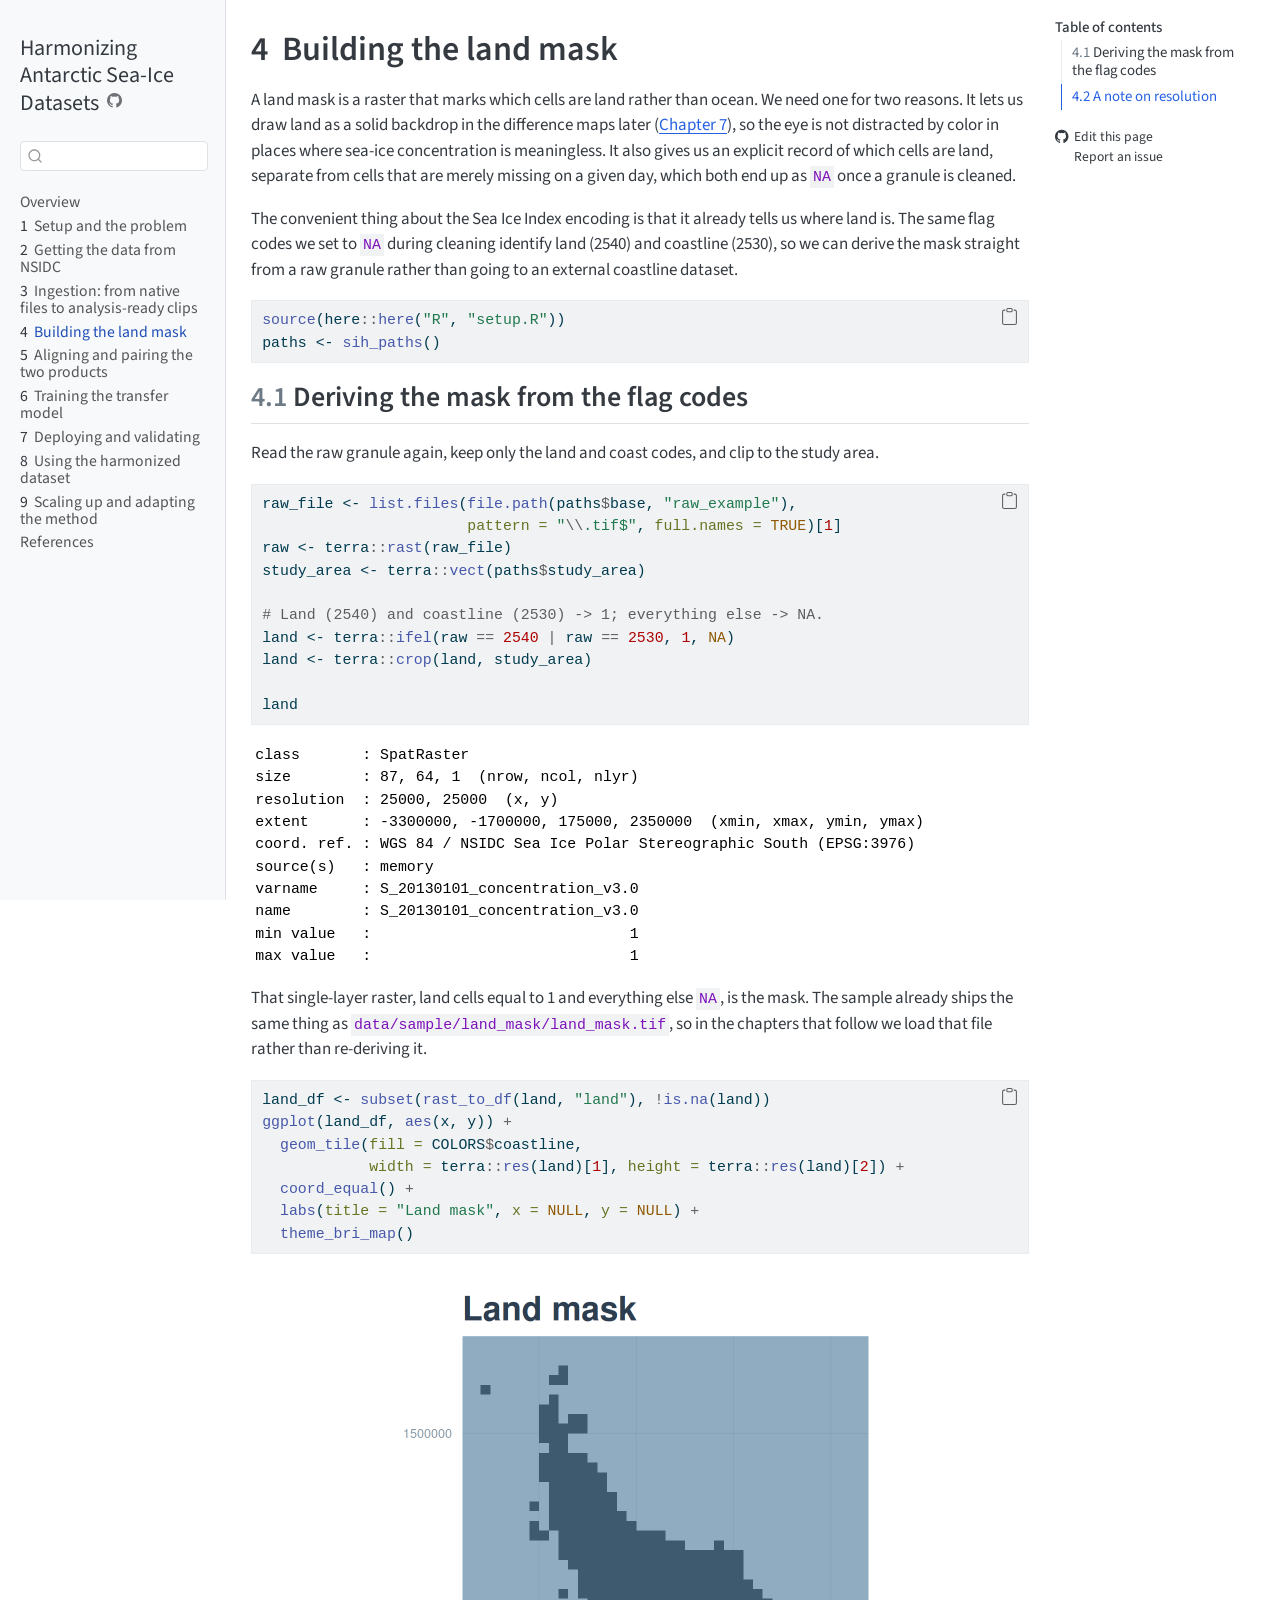
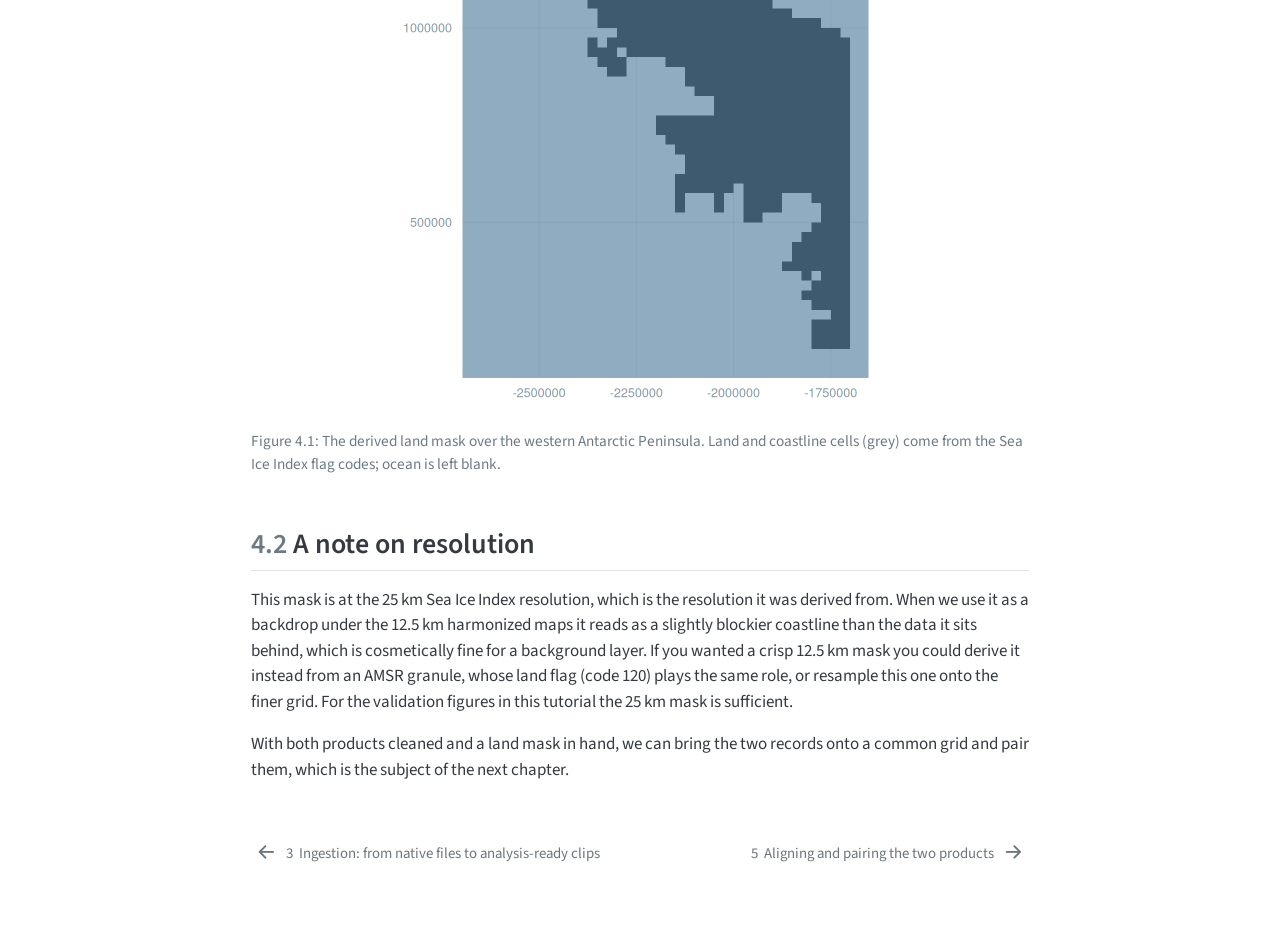
<file: chapters/04-land-mask.html>
<!DOCTYPE html>
<html xmlns="http://www.w3.org/1999/xhtml" lang="en" xml:lang="en"><head>

<meta charset="utf-8">
<meta name="generator" content="quarto-1.9.38">

<meta name="viewport" content="width=device-width, initial-scale=1.0, user-scalable=yes">


<title>4&nbsp; Building the land mask – Harmonizing Antarctic Sea-Ice Datasets</title>
<style>
/* Default styles provided by pandoc.
** See https://pandoc.org/MANUAL.html#variables-for-html for config info.
*/
code{white-space: pre-wrap;}
span.smallcaps{font-variant: small-caps;}
div.columns{display: flex; gap: min(4vw, 1.5em);}
div.column{flex: auto; overflow-x: auto;}
div.hanging-indent{margin-left: 1.5em; text-indent: -1.5em;}
ul.task-list{list-style: none;}
ul.task-list li input[type="checkbox"] {
  width: 0.8em;
  margin: 0 0.8em 0.2em -1em; /* quarto-specific, see https://github.com/quarto-dev/quarto-cli/issues/4556 */ 
  vertical-align: middle;
}
/* CSS for syntax highlighting */
html { -webkit-text-size-adjust: 100%; }
pre > code.sourceCode { white-space: pre; position: relative; }
pre > code.sourceCode > span { display: inline-block; line-height: 1.25; }
pre > code.sourceCode > span:empty { height: 1.2em; }
.sourceCode { overflow: visible; }
code.sourceCode > span { color: inherit; text-decoration: inherit; }
div.sourceCode { margin: 1em 0; }
pre.sourceCode { margin: 0; }
@media screen {
div.sourceCode { overflow: auto; }
}
@media print {
pre > code.sourceCode { white-space: pre-wrap; }
pre > code.sourceCode > span { text-indent: -5em; padding-left: 5em; }
}
pre.numberSource code
  { counter-reset: source-line 0; }
pre.numberSource code > span
  { position: relative; left: -4em; counter-increment: source-line; }
pre.numberSource code > span > a:first-child::before
  { content: counter(source-line);
    position: relative; left: -1em; text-align: right; vertical-align: baseline;
    border: none; display: inline-block;
    -webkit-touch-callout: none; -webkit-user-select: none;
    -khtml-user-select: none; -moz-user-select: none;
    -ms-user-select: none; user-select: none;
    padding: 0 4px; width: 4em;
  }
pre.numberSource { margin-left: 3em;  padding-left: 4px; }
div.sourceCode
  {   }
@media screen {
pre > code.sourceCode > span > a:first-child::before { text-decoration: underline; }
}
</style>


<script src="../site_libs/quarto-nav/quarto-nav.js"></script>
<script src="../site_libs/quarto-nav/headroom.min.js"></script>
<script src="../site_libs/clipboard/clipboard.min.js"></script>
<script src="../site_libs/quarto-search/autocomplete.umd.js"></script>
<script src="../site_libs/quarto-search/fuse.min.js"></script>
<script src="../site_libs/quarto-search/quarto-search.js"></script>
<meta name="quarto:offset" content="../">
<link href="../chapters/05-align-and-pair.html" rel="next">
<link href="../chapters/03-ingestion.html" rel="prev">
<script src="../site_libs/quarto-html/quarto.js" type="module"></script>
<script src="../site_libs/quarto-html/tabsets/tabsets.js" type="module"></script>
<script src="../site_libs/quarto-html/popper.min.js"></script>
<script src="../site_libs/quarto-html/tippy.umd.min.js"></script>
<script src="../site_libs/quarto-html/anchor.min.js"></script>
<link href="../site_libs/quarto-html/tippy.css" rel="stylesheet">
<link href="../site_libs/quarto-html/quarto-syntax-highlighting-15634bcf2e68342d4ad2dfa704d543f6.css" rel="stylesheet" id="quarto-text-highlighting-styles">
<script src="../site_libs/bootstrap/bootstrap.min.js"></script>
<link href="../site_libs/bootstrap/bootstrap-icons.css" rel="stylesheet">
<link href="../site_libs/bootstrap/bootstrap-b46251e7dcf17699132ee8d5ea3a66e5.min.css" rel="stylesheet" append-hash="true" id="quarto-bootstrap" data-mode="light">
<script id="quarto-search-options" type="application/json">{
  "location": "sidebar",
  "copy-button": false,
  "collapse-after": 3,
  "panel-placement": "start",
  "type": "textbox",
  "limit": 50,
  "keyboard-shortcut": [
    "f",
    "/",
    "s"
  ],
  "show-item-context": false,
  "language": {
    "search-no-results-text": "No results",
    "search-matching-documents-text": "matching documents",
    "search-copy-link-title": "Copy link to search",
    "search-hide-matches-text": "Hide additional matches",
    "search-more-match-text": "more match in this document",
    "search-more-matches-text": "more matches in this document",
    "search-clear-button-title": "Clear",
    "search-text-placeholder": "",
    "search-detached-cancel-button-title": "Cancel",
    "search-submit-button-title": "Submit",
    "search-label": "Search"
  }
}</script>


</head>

<body class="nav-sidebar docked quarto-light">

<div id="quarto-search-results"></div>
  <header id="quarto-header" class="headroom fixed-top">
  <nav class="quarto-secondary-nav">
    <div class="container-fluid d-flex">
      <button type="button" class="quarto-btn-toggle btn" data-bs-toggle="collapse" role="button" data-bs-target=".quarto-sidebar-collapse-item" aria-controls="quarto-sidebar" aria-expanded="false" aria-label="Toggle sidebar navigation" onclick="if (window.quartoToggleHeadroom) { window.quartoToggleHeadroom(); }">
        <i class="bi bi-layout-text-sidebar-reverse"></i>
      </button>
        <nav class="quarto-page-breadcrumbs" aria-label="breadcrumb"><ol class="breadcrumb"><li class="breadcrumb-item"><a href="../chapters/04-land-mask.html"><span class="chapter-number">4</span>&nbsp; <span class="chapter-title">Building the land mask</span></a></li></ol></nav>
        <a class="flex-grow-1" role="navigation" data-bs-toggle="collapse" data-bs-target=".quarto-sidebar-collapse-item" aria-controls="quarto-sidebar" aria-expanded="false" aria-label="Toggle sidebar navigation" onclick="if (window.quartoToggleHeadroom) { window.quartoToggleHeadroom(); }">      
        </a>
      <button type="button" class="btn quarto-search-button" aria-label="Search" onclick="window.quartoOpenSearch();">
        <i class="bi bi-search"></i>
      </button>
    </div>
  </nav>
</header>
<!-- content -->
<div id="quarto-content" class="quarto-container page-columns page-rows-contents page-layout-article">
<!-- sidebar -->
  <nav id="quarto-sidebar" class="sidebar collapse collapse-horizontal quarto-sidebar-collapse-item sidebar-navigation docked overflow-auto">
    <div class="pt-lg-2 mt-2 text-left sidebar-header">
    <div class="sidebar-title mb-0 py-0">
      <a href="../">Harmonizing Antarctic Sea-Ice Datasets</a> 
        <div class="sidebar-tools-main">
    <a href="https://github.com/M-Fox-Wethington/Sea-Ice-Dataset-Harmonization-Tutorial" title="Source Code" class="quarto-navigation-tool px-1" aria-label="Source Code"><i class="bi bi-github"></i></a>
</div>
    </div>
      </div>
        <div class="mt-2 flex-shrink-0 align-items-center">
        <div class="sidebar-search">
        <div id="quarto-search" class="" title="Search"></div>
        </div>
        </div>
    <div class="sidebar-menu-container"> 
    <ul class="list-unstyled mt-1">
        <li class="sidebar-item">
  <div class="sidebar-item-container"> 
  <a href="../index.html" class="sidebar-item-text sidebar-link">
 <span class="menu-text">Overview</span></a>
  </div>
</li>
        <li class="sidebar-item">
  <div class="sidebar-item-container"> 
  <a href="../chapters/01-setup.html" class="sidebar-item-text sidebar-link">
 <span class="menu-text"><span class="chapter-number">1</span>&nbsp; <span class="chapter-title">Setup and the problem</span></span></a>
  </div>
</li>
        <li class="sidebar-item">
  <div class="sidebar-item-container"> 
  <a href="../chapters/02-getting-data.html" class="sidebar-item-text sidebar-link">
 <span class="menu-text"><span class="chapter-number">2</span>&nbsp; <span class="chapter-title">Getting the data from NSIDC</span></span></a>
  </div>
</li>
        <li class="sidebar-item">
  <div class="sidebar-item-container"> 
  <a href="../chapters/03-ingestion.html" class="sidebar-item-text sidebar-link">
 <span class="menu-text"><span class="chapter-number">3</span>&nbsp; <span class="chapter-title">Ingestion: from native files to analysis-ready clips</span></span></a>
  </div>
</li>
        <li class="sidebar-item">
  <div class="sidebar-item-container"> 
  <a href="../chapters/04-land-mask.html" class="sidebar-item-text sidebar-link active">
 <span class="menu-text"><span class="chapter-number">4</span>&nbsp; <span class="chapter-title">Building the land mask</span></span></a>
  </div>
</li>
        <li class="sidebar-item">
  <div class="sidebar-item-container"> 
  <a href="../chapters/05-align-and-pair.html" class="sidebar-item-text sidebar-link">
 <span class="menu-text"><span class="chapter-number">5</span>&nbsp; <span class="chapter-title">Aligning and pairing the two products</span></span></a>
  </div>
</li>
        <li class="sidebar-item">
  <div class="sidebar-item-container"> 
  <a href="../chapters/06-train-ann.html" class="sidebar-item-text sidebar-link">
 <span class="menu-text"><span class="chapter-number">6</span>&nbsp; <span class="chapter-title">Training the transfer model</span></span></a>
  </div>
</li>
        <li class="sidebar-item">
  <div class="sidebar-item-container"> 
  <a href="../chapters/07-deploy-and-validate.html" class="sidebar-item-text sidebar-link">
 <span class="menu-text"><span class="chapter-number">7</span>&nbsp; <span class="chapter-title">Deploying and validating</span></span></a>
  </div>
</li>
        <li class="sidebar-item">
  <div class="sidebar-item-container"> 
  <a href="../chapters/08-using-harmonized.html" class="sidebar-item-text sidebar-link">
 <span class="menu-text"><span class="chapter-number">8</span>&nbsp; <span class="chapter-title">Using the harmonized dataset</span></span></a>
  </div>
</li>
        <li class="sidebar-item">
  <div class="sidebar-item-container"> 
  <a href="../chapters/09-scaling-up.html" class="sidebar-item-text sidebar-link">
 <span class="menu-text"><span class="chapter-number">9</span>&nbsp; <span class="chapter-title">Scaling up and adapting the method</span></span></a>
  </div>
</li>
        <li class="sidebar-item">
  <div class="sidebar-item-container"> 
  <a href="../references.html" class="sidebar-item-text sidebar-link">
 <span class="menu-text">References</span></a>
  </div>
</li>
    </ul>
    </div>
</nav>
<div id="quarto-sidebar-glass" class="quarto-sidebar-collapse-item" data-bs-toggle="collapse" data-bs-target=".quarto-sidebar-collapse-item"></div>
<!-- margin-sidebar -->
    <div id="quarto-margin-sidebar" class="sidebar margin-sidebar">
        <nav id="TOC" role="doc-toc" class="toc-active">
    <h2 id="toc-title">Table of contents</h2>
   
  <ul>
  <li><a href="#deriving-the-mask-from-the-flag-codes" id="toc-deriving-the-mask-from-the-flag-codes" class="nav-link active" data-scroll-target="#deriving-the-mask-from-the-flag-codes"><span class="header-section-number">4.1</span> Deriving the mask from the flag codes</a></li>
  <li><a href="#a-note-on-resolution" id="toc-a-note-on-resolution" class="nav-link" data-scroll-target="#a-note-on-resolution"><span class="header-section-number">4.2</span> A note on resolution</a></li>
  </ul>
<div class="toc-actions"><ul><li><a href="https://github.com/M-Fox-Wethington/Sea-Ice-Dataset-Harmonization-Tutorial/edit/main/chapters/04-land-mask.qmd" class="toc-action"><i class="bi bi-github"></i>Edit this page</a></li><li><a href="https://github.com/M-Fox-Wethington/Sea-Ice-Dataset-Harmonization-Tutorial/issues/new" class="toc-action"><i class="bi empty"></i>Report an issue</a></li></ul></div></nav>
    </div>
<!-- main -->
<main class="content" id="quarto-document-content">

<header id="title-block-header" class="quarto-title-block default">
<div class="quarto-title">
<h1 class="title"><span id="sec-landmask" class="quarto-section-identifier"><span class="chapter-number">4</span>&nbsp; <span class="chapter-title">Building the land mask</span></span></h1>
</div>



<div class="quarto-title-meta">

    
  
    
  </div>
  


</header>


<p>A land mask is a raster that marks which cells are land rather than ocean. We need one for two reasons. It lets us draw land as a solid backdrop in the difference maps later (<a href="07-deploy-and-validate.html" class="quarto-xref"><span>Chapter 7</span></a>), so the eye is not distracted by color in places where sea-ice concentration is meaningless. It also gives us an explicit record of which cells are land, separate from cells that are merely missing on a given day, which both end up as <code>NA</code> once a granule is cleaned.</p>
<p>The convenient thing about the Sea Ice Index encoding is that it already tells us where land is. The same flag codes we set to <code>NA</code> during cleaning identify land (2540) and coastline (2530), so we can derive the mask straight from a raw granule rather than going to an external coastline dataset.</p>
<div class="cell">
<div class="code-copy-outer-scaffold"><div class="sourceCode cell-code" id="cb1"><pre class="sourceCode r code-with-copy"><code class="sourceCode r"><span id="cb1-1"><a href="#cb1-1" aria-hidden="true" tabindex="-1"></a><span class="fu">source</span>(here<span class="sc">::</span><span class="fu">here</span>(<span class="st">"R"</span>, <span class="st">"setup.R"</span>))</span>
<span id="cb1-2"><a href="#cb1-2" aria-hidden="true" tabindex="-1"></a>paths <span class="ot">&lt;-</span> <span class="fu">sih_paths</span>()</span></code></pre></div><button title="Copy to Clipboard" class="code-copy-button"><i class="bi"></i></button></div>
</div>
<section id="deriving-the-mask-from-the-flag-codes" class="level2" data-number="4.1">
<h2 data-number="4.1" class="anchored" data-anchor-id="deriving-the-mask-from-the-flag-codes"><span class="header-section-number">4.1</span> Deriving the mask from the flag codes</h2>
<p>Read the raw granule again, keep only the land and coast codes, and clip to the study area.</p>
<div class="cell">
<div class="code-copy-outer-scaffold"><div class="sourceCode cell-code" id="cb2"><pre class="sourceCode r code-with-copy"><code class="sourceCode r"><span id="cb2-1"><a href="#cb2-1" aria-hidden="true" tabindex="-1"></a>raw_file <span class="ot">&lt;-</span> <span class="fu">list.files</span>(<span class="fu">file.path</span>(paths<span class="sc">$</span>base, <span class="st">"raw_example"</span>),</span>
<span id="cb2-2"><a href="#cb2-2" aria-hidden="true" tabindex="-1"></a>                       <span class="at">pattern =</span> <span class="st">"</span><span class="sc">\\</span><span class="st">.tif$"</span>, <span class="at">full.names =</span> <span class="cn">TRUE</span>)[<span class="dv">1</span>]</span>
<span id="cb2-3"><a href="#cb2-3" aria-hidden="true" tabindex="-1"></a>raw <span class="ot">&lt;-</span> terra<span class="sc">::</span><span class="fu">rast</span>(raw_file)</span>
<span id="cb2-4"><a href="#cb2-4" aria-hidden="true" tabindex="-1"></a>study_area <span class="ot">&lt;-</span> terra<span class="sc">::</span><span class="fu">vect</span>(paths<span class="sc">$</span>study_area)</span>
<span id="cb2-5"><a href="#cb2-5" aria-hidden="true" tabindex="-1"></a></span>
<span id="cb2-6"><a href="#cb2-6" aria-hidden="true" tabindex="-1"></a><span class="co"># Land (2540) and coastline (2530) -&gt; 1; everything else -&gt; NA.</span></span>
<span id="cb2-7"><a href="#cb2-7" aria-hidden="true" tabindex="-1"></a>land <span class="ot">&lt;-</span> terra<span class="sc">::</span><span class="fu">ifel</span>(raw <span class="sc">==</span> <span class="dv">2540</span> <span class="sc">|</span> raw <span class="sc">==</span> <span class="dv">2530</span>, <span class="dv">1</span>, <span class="cn">NA</span>)</span>
<span id="cb2-8"><a href="#cb2-8" aria-hidden="true" tabindex="-1"></a>land <span class="ot">&lt;-</span> terra<span class="sc">::</span><span class="fu">crop</span>(land, study_area)</span>
<span id="cb2-9"><a href="#cb2-9" aria-hidden="true" tabindex="-1"></a></span>
<span id="cb2-10"><a href="#cb2-10" aria-hidden="true" tabindex="-1"></a>land</span></code></pre></div><button title="Copy to Clipboard" class="code-copy-button"><i class="bi"></i></button></div>
<div class="cell-output cell-output-stdout">
<pre><code>class       : SpatRaster
size        : 87, 64, 1  (nrow, ncol, nlyr)
resolution  : 25000, 25000  (x, y)
extent      : -3300000, -1700000, 175000, 2350000  (xmin, xmax, ymin, ymax)
coord. ref. : WGS 84 / NSIDC Sea Ice Polar Stereographic South (EPSG:3976)
source(s)   : memory
varname     : S_20130101_concentration_v3.0
name        : S_20130101_concentration_v3.0
min value   :                             1
max value   :                             1</code></pre>
</div>
</div>
<p>That single-layer raster, land cells equal to 1 and everything else <code>NA</code>, is the mask. The sample already ships the same thing as <code>data/sample/land_mask/land_mask.tif</code>, so in the chapters that follow we load that file rather than re-deriving it.</p>
<div class="cell">
<div class="code-copy-outer-scaffold"><div class="sourceCode cell-code" id="cb4"><pre class="sourceCode r code-with-copy"><code class="sourceCode r"><span id="cb4-1"><a href="#cb4-1" aria-hidden="true" tabindex="-1"></a>land_df <span class="ot">&lt;-</span> <span class="fu">subset</span>(<span class="fu">rast_to_df</span>(land, <span class="st">"land"</span>), <span class="sc">!</span><span class="fu">is.na</span>(land))</span>
<span id="cb4-2"><a href="#cb4-2" aria-hidden="true" tabindex="-1"></a><span class="fu">ggplot</span>(land_df, <span class="fu">aes</span>(x, y)) <span class="sc">+</span></span>
<span id="cb4-3"><a href="#cb4-3" aria-hidden="true" tabindex="-1"></a>  <span class="fu">geom_tile</span>(<span class="at">fill =</span> COLORS<span class="sc">$</span>coastline,</span>
<span id="cb4-4"><a href="#cb4-4" aria-hidden="true" tabindex="-1"></a>            <span class="at">width =</span> terra<span class="sc">::</span><span class="fu">res</span>(land)[<span class="dv">1</span>], <span class="at">height =</span> terra<span class="sc">::</span><span class="fu">res</span>(land)[<span class="dv">2</span>]) <span class="sc">+</span></span>
<span id="cb4-5"><a href="#cb4-5" aria-hidden="true" tabindex="-1"></a>  <span class="fu">coord_equal</span>() <span class="sc">+</span></span>
<span id="cb4-6"><a href="#cb4-6" aria-hidden="true" tabindex="-1"></a>  <span class="fu">labs</span>(<span class="at">title =</span> <span class="st">"Land mask"</span>, <span class="at">x =</span> <span class="cn">NULL</span>, <span class="at">y =</span> <span class="cn">NULL</span>) <span class="sc">+</span></span>
<span id="cb4-7"><a href="#cb4-7" aria-hidden="true" tabindex="-1"></a>  <span class="fu">theme_bri_map</span>()</span></code></pre></div><button title="Copy to Clipboard" class="code-copy-button"><i class="bi"></i></button></div>
<div class="cell-output-display">
<div id="fig-land-mask" class="quarto-float quarto-figure quarto-figure-center anchored">
<figure class="quarto-float quarto-float-fig figure">
<div aria-describedby="fig-land-mask-caption-0ceaefa1-69ba-4598-a22c-09a6ac19f8ca">
<img src="04-land-mask_files/figure-html/fig-land-mask-1.png" class="img-fluid figure-img" width="750">
</div>
<figcaption class="quarto-float-caption-bottom quarto-float-caption quarto-float-fig" id="fig-land-mask-caption-0ceaefa1-69ba-4598-a22c-09a6ac19f8ca">
Figure&nbsp;4.1: The derived land mask over the western Antarctic Peninsula. Land and coastline cells (grey) come from the Sea Ice Index flag codes; ocean is left blank.
</figcaption>
</figure>
</div>
</div>
</div>
</section>
<section id="a-note-on-resolution" class="level2" data-number="4.2">
<h2 data-number="4.2" class="anchored" data-anchor-id="a-note-on-resolution"><span class="header-section-number">4.2</span> A note on resolution</h2>
<p>This mask is at the 25 km Sea Ice Index resolution, which is the resolution it was derived from. When we use it as a backdrop under the 12.5 km harmonized maps it reads as a slightly blockier coastline than the data it sits behind, which is cosmetically fine for a background layer. If you wanted a crisp 12.5 km mask you could derive it instead from an AMSR granule, whose land flag (code 120) plays the same role, or resample this one onto the finer grid. For the validation figures in this tutorial the 25 km mask is sufficient.</p>
<p>With both products cleaned and a land mask in hand, we can bring the two records onto a common grid and pair them, which is the subject of the next chapter.</p>


</section>

</main> <!-- /main -->
<script id="quarto-html-after-body" type="application/javascript">
  window.document.addEventListener("DOMContentLoaded", function (event) {
    const icon = "";
    const anchorJS = new window.AnchorJS();
    anchorJS.options = {
      placement: 'right',
      icon: icon
    };
    anchorJS.add('.anchored');
    const isCodeAnnotation = (el) => {
      for (const clz of el.classList) {
        if (clz.startsWith('code-annotation-')) {                     
          return true;
        }
      }
      return false;
    }
    const onCopySuccess = function(e) {
      // button target
      const button = e.trigger;
      // don't keep focus
      button.blur();
      // flash "checked"
      button.classList.add('code-copy-button-checked');
      var currentTitle = button.getAttribute("title");
      button.setAttribute("title", "Copied!");
      let tooltip;
      if (window.bootstrap) {
        button.setAttribute("data-bs-toggle", "tooltip");
        button.setAttribute("data-bs-placement", "left");
        button.setAttribute("data-bs-title", "Copied!");
        tooltip = new bootstrap.Tooltip(button, 
          { trigger: "manual", 
            customClass: "code-copy-button-tooltip",
            offset: [0, -8]});
        tooltip.show();    
      }
      setTimeout(function() {
        if (tooltip) {
          tooltip.hide();
          button.removeAttribute("data-bs-title");
          button.removeAttribute("data-bs-toggle");
          button.removeAttribute("data-bs-placement");
        }
        button.setAttribute("title", currentTitle);
        button.classList.remove('code-copy-button-checked');
      }, 1000);
      // clear code selection
      e.clearSelection();
    }
    const getTextToCopy = function(trigger) {
      const outerScaffold = trigger.parentElement.cloneNode(true);
      const codeEl = outerScaffold.querySelector('code');
      for (const childEl of codeEl.children) {
        if (isCodeAnnotation(childEl)) {
          childEl.remove();
        }
      }
      return codeEl.innerText;
    }
    const clipboard = new window.ClipboardJS('.code-copy-button:not([data-in-quarto-modal])', {
      text: getTextToCopy
    });
    clipboard.on('success', onCopySuccess);
    if (window.document.getElementById('quarto-embedded-source-code-modal')) {
      const clipboardModal = new window.ClipboardJS('.code-copy-button[data-in-quarto-modal]', {
        text: getTextToCopy,
        container: window.document.getElementById('quarto-embedded-source-code-modal')
      });
      clipboardModal.on('success', onCopySuccess);
    }
      var localhostRegex = new RegExp(/^(?:http|https):\/\/localhost\:?[0-9]*\//);
      var mailtoRegex = new RegExp(/^mailto:/);
        var filterRegex = new RegExp('/' + window.location.host + '/');
      var isInternal = (href) => {
          return filterRegex.test(href) || localhostRegex.test(href) || mailtoRegex.test(href);
      }
      // Inspect non-navigation links and adorn them if external
     var links = window.document.querySelectorAll('a[href]:not(.nav-link):not(.navbar-brand):not(.toc-action):not(.sidebar-link):not(.sidebar-item-toggle):not(.pagination-link):not(.no-external):not([aria-hidden]):not(.dropdown-item):not(.quarto-navigation-tool):not(.about-link)');
      for (var i=0; i<links.length; i++) {
        const link = links[i];
        if (!isInternal(link.href)) {
          // undo the damage that might have been done by quarto-nav.js in the case of
          // links that we want to consider external
          if (link.dataset.originalHref !== undefined) {
            link.href = link.dataset.originalHref;
          }
        }
      }
    function tippyHover(el, contentFn, onTriggerFn, onUntriggerFn) {
      const config = {
        allowHTML: true,
        maxWidth: 500,
        delay: 100,
        arrow: false,
        appendTo: function(el) {
            return el.parentElement;
        },
        interactive: true,
        interactiveBorder: 10,
        theme: 'quarto',
        placement: 'bottom-start',
      };
      if (contentFn) {
        config.content = contentFn;
      }
      if (onTriggerFn) {
        config.onTrigger = onTriggerFn;
      }
      if (onUntriggerFn) {
        config.onUntrigger = onUntriggerFn;
      }
      window.tippy(el, config); 
    }
    const noterefs = window.document.querySelectorAll('a[role="doc-noteref"]');
    for (var i=0; i<noterefs.length; i++) {
      const ref = noterefs[i];
      tippyHover(ref, function() {
        // use id or data attribute instead here
        let href = ref.getAttribute('data-footnote-href') || ref.getAttribute('href');
        try { href = new URL(href).hash; } catch {}
        const id = href.replace(/^#\/?/, "");
        const note = window.document.getElementById(id);
        if (note) {
          return note.innerHTML;
        } else {
          return "";
        }
      });
    }
    const xrefs = window.document.querySelectorAll('a.quarto-xref');
    const processXRef = (id, note) => {
      // Strip column container classes
      const stripColumnClz = (el) => {
        el.classList.remove("page-full", "page-columns");
        if (el.children) {
          for (const child of el.children) {
            stripColumnClz(child);
          }
        }
      }
      stripColumnClz(note)
      if (id === null || id.startsWith('sec-')) {
        // Special case sections, only their first couple elements
        const container = document.createElement("div");
        if (note.children && note.children.length > 2) {
          container.appendChild(note.children[0].cloneNode(true));
          for (let i = 1; i < note.children.length; i++) {
            const child = note.children[i];
            if (child.tagName === "P" && child.innerText === "") {
              continue;
            } else {
              container.appendChild(child.cloneNode(true));
              break;
            }
          }
          if (window.Quarto?.typesetMath) {
            window.Quarto.typesetMath(container);
          }
          return container.innerHTML
        } else {
          if (window.Quarto?.typesetMath) {
            window.Quarto.typesetMath(note);
          }
          return note.innerHTML;
        }
      } else {
        // Remove any anchor links if they are present
        const anchorLink = note.querySelector('a.anchorjs-link');
        if (anchorLink) {
          anchorLink.remove();
        }
        if (window.Quarto?.typesetMath) {
          window.Quarto.typesetMath(note);
        }
        if (note.classList.contains("callout")) {
          return note.outerHTML;
        } else {
          return note.innerHTML;
        }
      }
    }
    for (var i=0; i<xrefs.length; i++) {
      const xref = xrefs[i];
      tippyHover(xref, undefined, function(instance) {
        instance.disable();
        let url = xref.getAttribute('href');
        let hash = undefined; 
        if (url.startsWith('#')) {
          hash = url;
        } else {
          try { hash = new URL(url).hash; } catch {}
        }
        if (hash) {
          const id = hash.replace(/^#\/?/, "");
          const note = window.document.getElementById(id);
          if (note !== null) {
            try {
              const html = processXRef(id, note.cloneNode(true));
              instance.setContent(html);
            } finally {
              instance.enable();
              instance.show();
            }
          } else {
            // See if we can fetch this
            fetch(url.split('#')[0])
            .then(res => res.text())
            .then(html => {
              const parser = new DOMParser();
              const htmlDoc = parser.parseFromString(html, "text/html");
              const note = htmlDoc.getElementById(id);
              if (note !== null) {
                const html = processXRef(id, note);
                instance.setContent(html);
              } 
            }).finally(() => {
              instance.enable();
              instance.show();
            });
          }
        } else {
          // See if we can fetch a full url (with no hash to target)
          // This is a special case and we should probably do some content thinning / targeting
          fetch(url)
          .then(res => res.text())
          .then(html => {
            const parser = new DOMParser();
            const htmlDoc = parser.parseFromString(html, "text/html");
            const note = htmlDoc.querySelector('main.content');
            if (note !== null) {
              // This should only happen for chapter cross references
              // (since there is no id in the URL)
              // remove the first header
              if (note.children.length > 0 && note.children[0].tagName === "HEADER") {
                note.children[0].remove();
              }
              const html = processXRef(null, note);
              instance.setContent(html);
            } 
          }).finally(() => {
            instance.enable();
            instance.show();
          });
        }
      }, function(instance) {
      });
    }
        let selectedAnnoteEl;
        const selectorForAnnotation = ( cell, annotation) => {
          let cellAttr = 'data-code-cell="' + cell + '"';
          let lineAttr = 'data-code-annotation="' +  annotation + '"';
          const selector = 'span[' + cellAttr + '][' + lineAttr + ']';
          return selector;
        }
        const selectCodeLines = (annoteEl) => {
          const doc = window.document;
          const targetCell = annoteEl.getAttribute("data-target-cell");
          const targetAnnotation = annoteEl.getAttribute("data-target-annotation");
          const annoteSpan = window.document.querySelector(selectorForAnnotation(targetCell, targetAnnotation));
          const lines = annoteSpan.getAttribute("data-code-lines").split(",");
          const lineIds = lines.map((line) => {
            return targetCell + "-" + line;
          })
          let top = null;
          let height = null;
          let parent = null;
          if (lineIds.length > 0) {
              //compute the position of the single el (top and bottom and make a div)
              const el = window.document.getElementById(lineIds[0]);
              top = el.offsetTop;
              height = el.offsetHeight;
              parent = el.parentElement.parentElement;
            if (lineIds.length > 1) {
              const lastEl = window.document.getElementById(lineIds[lineIds.length - 1]);
              const bottom = lastEl.offsetTop + lastEl.offsetHeight;
              height = bottom - top;
            }
            if (top !== null && height !== null && parent !== null) {
              // cook up a div (if necessary) and position it 
              let div = window.document.getElementById("code-annotation-line-highlight");
              if (div === null) {
                div = window.document.createElement("div");
                div.setAttribute("id", "code-annotation-line-highlight");
                div.style.position = 'absolute';
                parent.appendChild(div);
              }
              div.style.top = top - 2 + "px";
              div.style.height = height + 4 + "px";
              div.style.left = 0;
              let gutterDiv = window.document.getElementById("code-annotation-line-highlight-gutter");
              if (gutterDiv === null) {
                gutterDiv = window.document.createElement("div");
                gutterDiv.setAttribute("id", "code-annotation-line-highlight-gutter");
                gutterDiv.style.position = 'absolute';
                const codeCell = window.document.getElementById(targetCell);
                const gutter = codeCell.querySelector('.code-annotation-gutter');
                gutter.appendChild(gutterDiv);
              }
              gutterDiv.style.top = top - 2 + "px";
              gutterDiv.style.height = height + 4 + "px";
            }
            selectedAnnoteEl = annoteEl;
          }
        };
        const unselectCodeLines = () => {
          const elementsIds = ["code-annotation-line-highlight", "code-annotation-line-highlight-gutter"];
          elementsIds.forEach((elId) => {
            const div = window.document.getElementById(elId);
            if (div) {
              div.remove();
            }
          });
          selectedAnnoteEl = undefined;
        };
          // Handle positioning of the toggle
      window.addEventListener(
        "resize",
        throttle(() => {
          elRect = undefined;
          if (selectedAnnoteEl) {
            selectCodeLines(selectedAnnoteEl);
          }
        }, 10)
      );
      function throttle(fn, ms) {
      let throttle = false;
      let timer;
        return (...args) => {
          if(!throttle) { // first call gets through
              fn.apply(this, args);
              throttle = true;
          } else { // all the others get throttled
              if(timer) clearTimeout(timer); // cancel #2
              timer = setTimeout(() => {
                fn.apply(this, args);
                timer = throttle = false;
              }, ms);
          }
        };
      }
        // Attach click handler to the DT
        const annoteDls = window.document.querySelectorAll('dt[data-target-cell]');
        for (const annoteDlNode of annoteDls) {
          annoteDlNode.addEventListener('click', (event) => {
            const clickedEl = event.target;
            if (clickedEl !== selectedAnnoteEl) {
              unselectCodeLines();
              const activeEl = window.document.querySelector('dt[data-target-cell].code-annotation-active');
              if (activeEl) {
                activeEl.classList.remove('code-annotation-active');
              }
              selectCodeLines(clickedEl);
              clickedEl.classList.add('code-annotation-active');
            } else {
              // Unselect the line
              unselectCodeLines();
              clickedEl.classList.remove('code-annotation-active');
            }
          });
        }
    const findCites = (el) => {
      const parentEl = el.parentElement;
      if (parentEl) {
        const cites = parentEl.dataset.cites;
        if (cites) {
          return {
            el,
            cites: cites.split(' ')
          };
        } else {
          return findCites(el.parentElement)
        }
      } else {
        return undefined;
      }
    };
    var bibliorefs = window.document.querySelectorAll('a[role="doc-biblioref"]');
    for (var i=0; i<bibliorefs.length; i++) {
      const ref = bibliorefs[i];
      const citeInfo = findCites(ref);
      if (citeInfo) {
        tippyHover(citeInfo.el, function() {
          var popup = window.document.createElement('div');
          citeInfo.cites.forEach(function(cite) {
            var citeDiv = window.document.createElement('div');
            citeDiv.classList.add('hanging-indent');
            citeDiv.classList.add('csl-entry');
            var biblioDiv = window.document.getElementById('ref-' + cite);
            if (biblioDiv) {
              citeDiv.innerHTML = biblioDiv.innerHTML;
            }
            popup.appendChild(citeDiv);
          });
          return popup.innerHTML;
        });
      }
    }
  });
  </script>
<nav class="page-navigation">
  <div class="nav-page nav-page-previous">
      <a href="../chapters/03-ingestion.html" class="pagination-link" aria-label="Ingestion: from native files to analysis-ready clips">
        <i class="bi bi-arrow-left-short"></i> <span class="nav-page-text"><span class="chapter-number">3</span>&nbsp; <span class="chapter-title">Ingestion: from native files to analysis-ready clips</span></span>
      </a>          
  </div>
  <div class="nav-page nav-page-next">
      <a href="../chapters/05-align-and-pair.html" class="pagination-link" aria-label="Aligning and pairing the two products">
        <span class="nav-page-text"><span class="chapter-number">5</span>&nbsp; <span class="chapter-title">Aligning and pairing the two products</span></span> <i class="bi bi-arrow-right-short"></i>
      </a>
  </div>
</nav>
</div> <!-- /content -->




<footer class="footer"><div class="nav-footer"><div class="nav-footer-center"><div class="toc-actions d-sm-block d-md-none"><ul><li><a href="https://github.com/M-Fox-Wethington/Sea-Ice-Dataset-Harmonization-Tutorial/edit/main/chapters/04-land-mask.qmd" class="toc-action"><i class="bi bi-github"></i>Edit this page</a></li><li><a href="https://github.com/M-Fox-Wethington/Sea-Ice-Dataset-Harmonization-Tutorial/issues/new" class="toc-action"><i class="bi empty"></i>Report an issue</a></li></ul></div></div></div></footer></body></html>
</file>
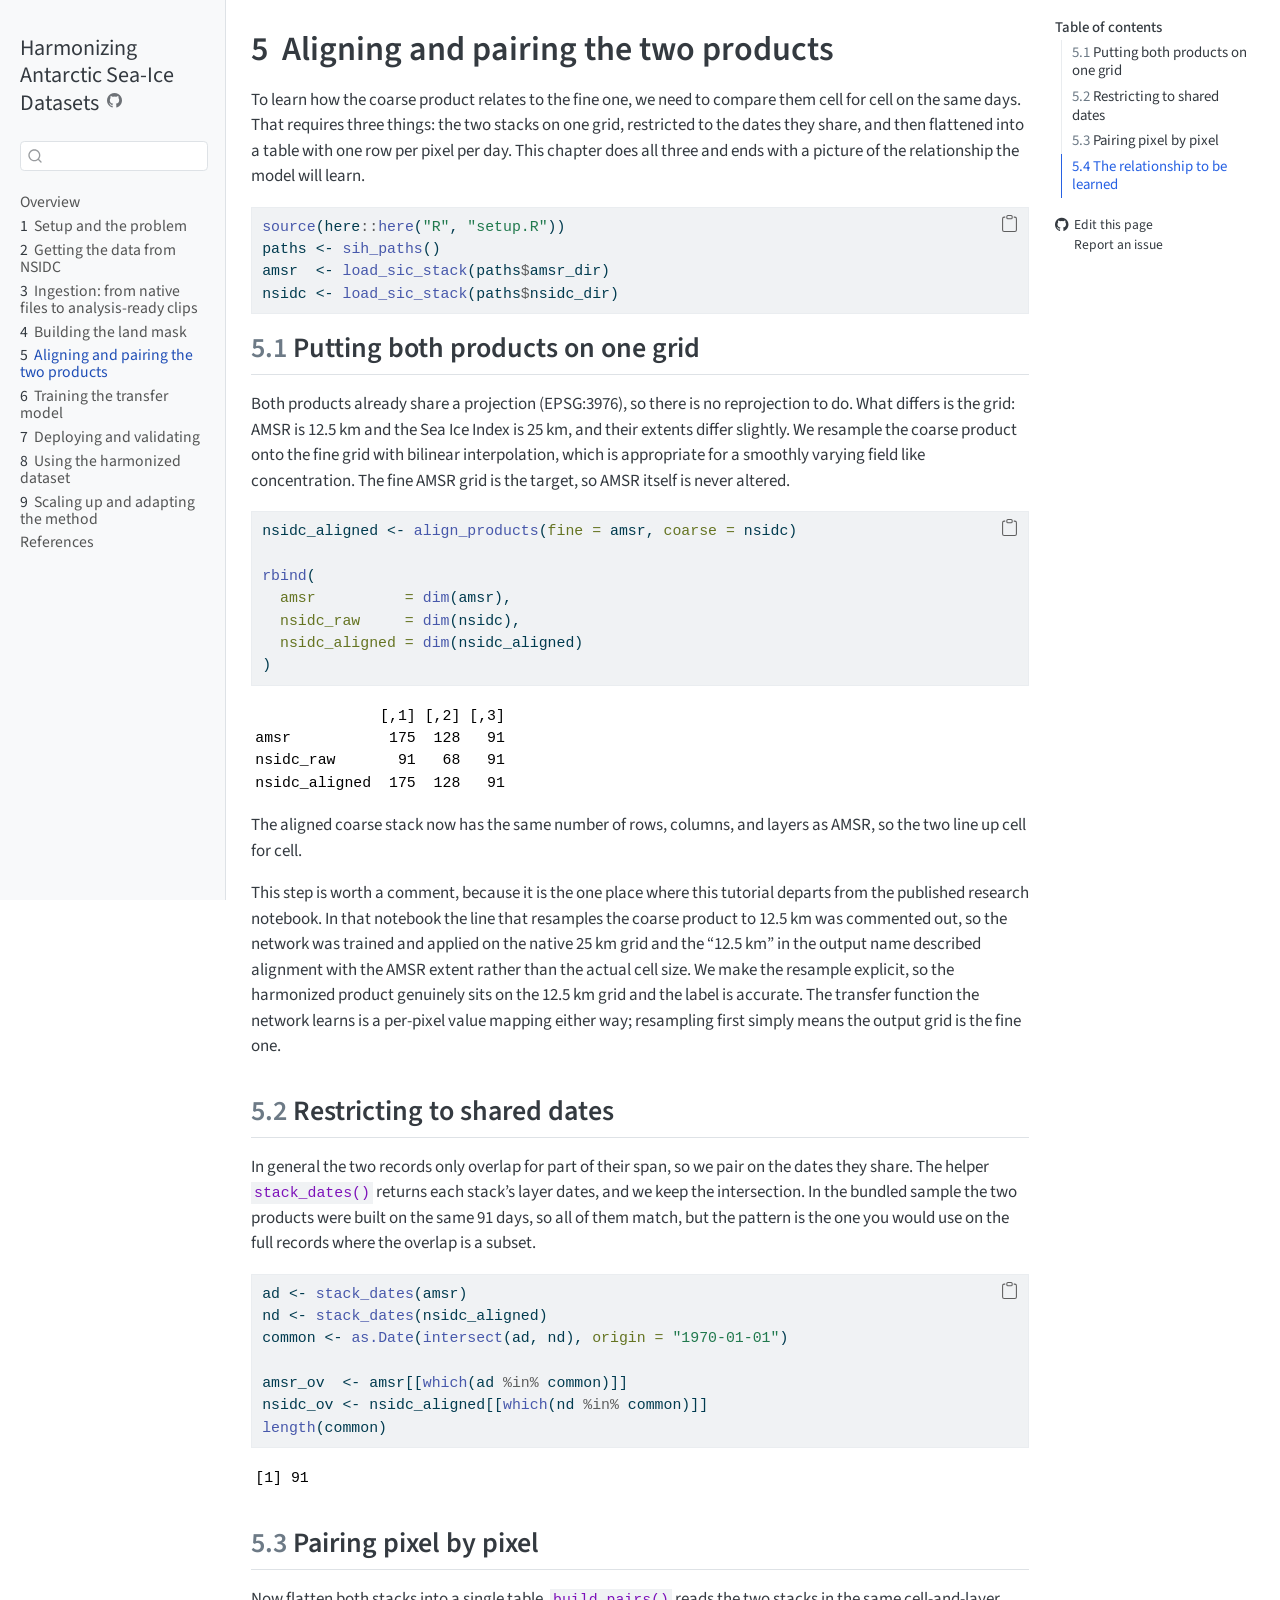
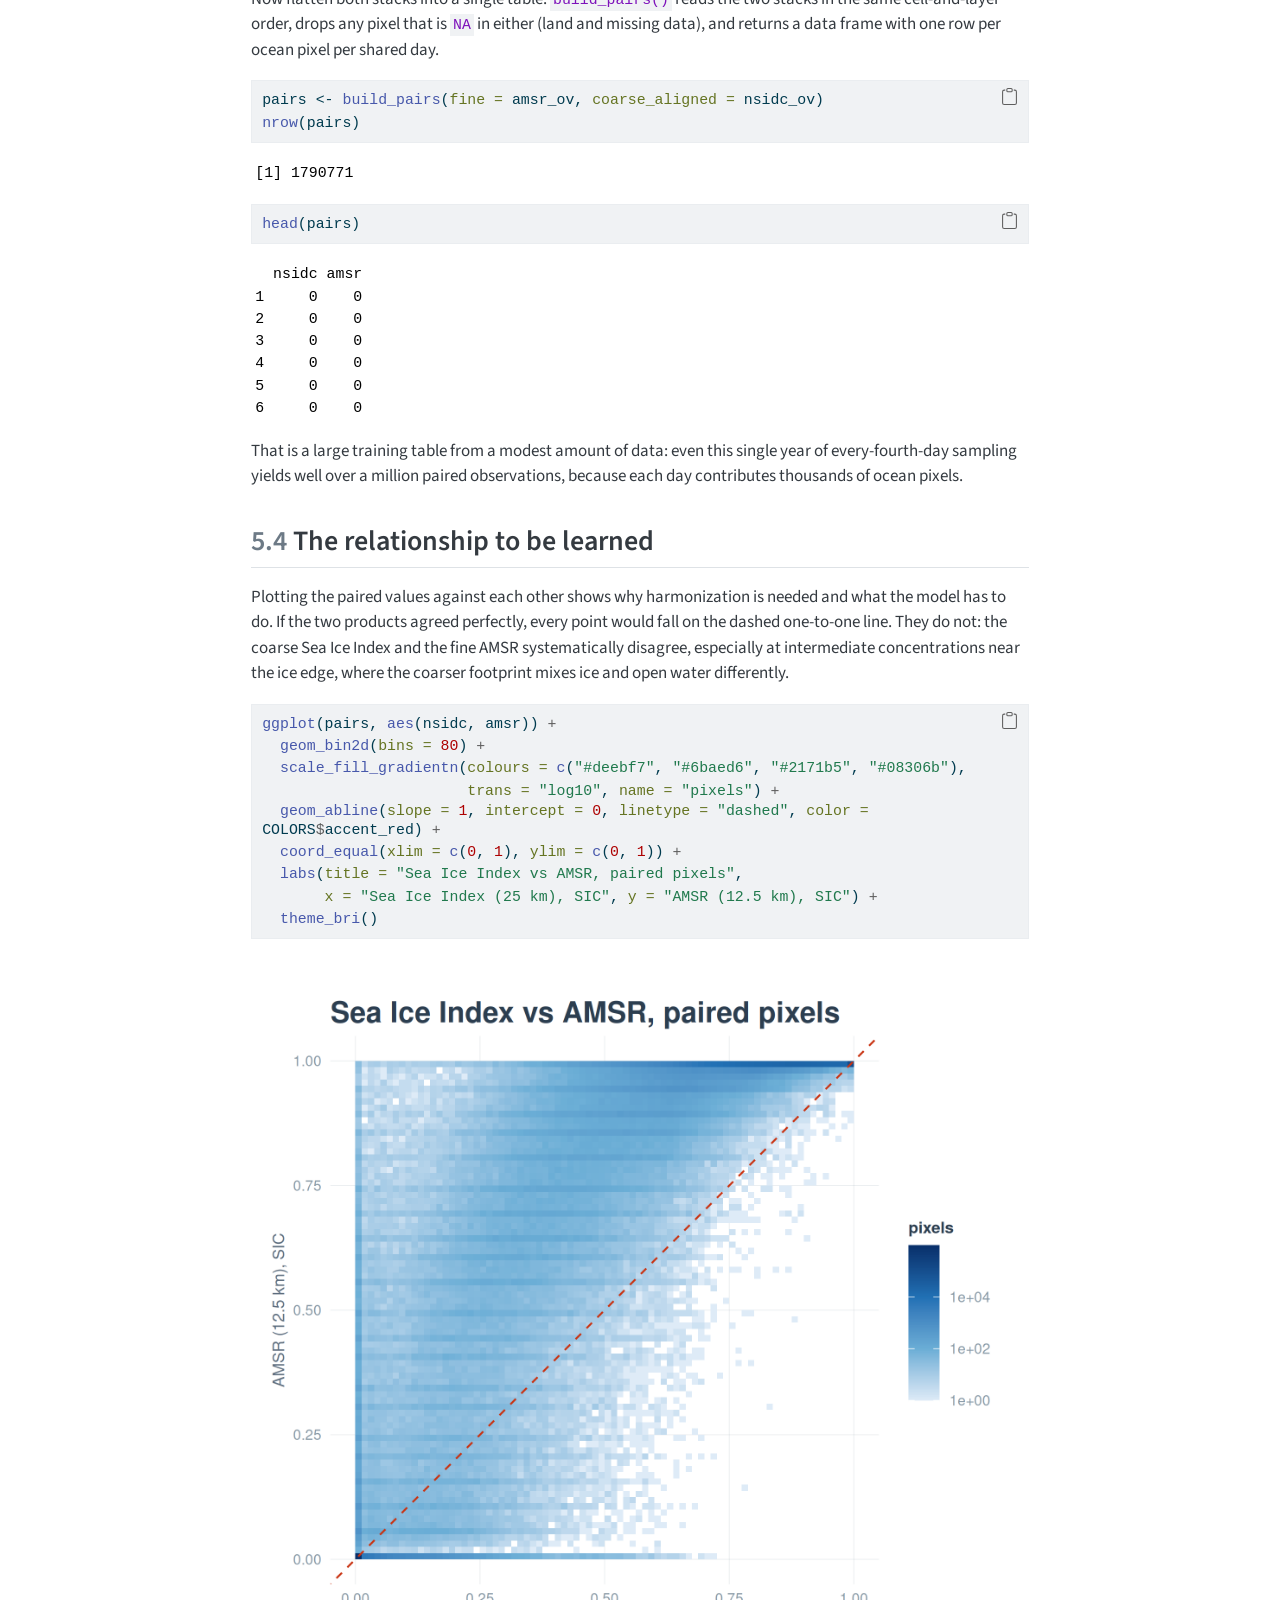
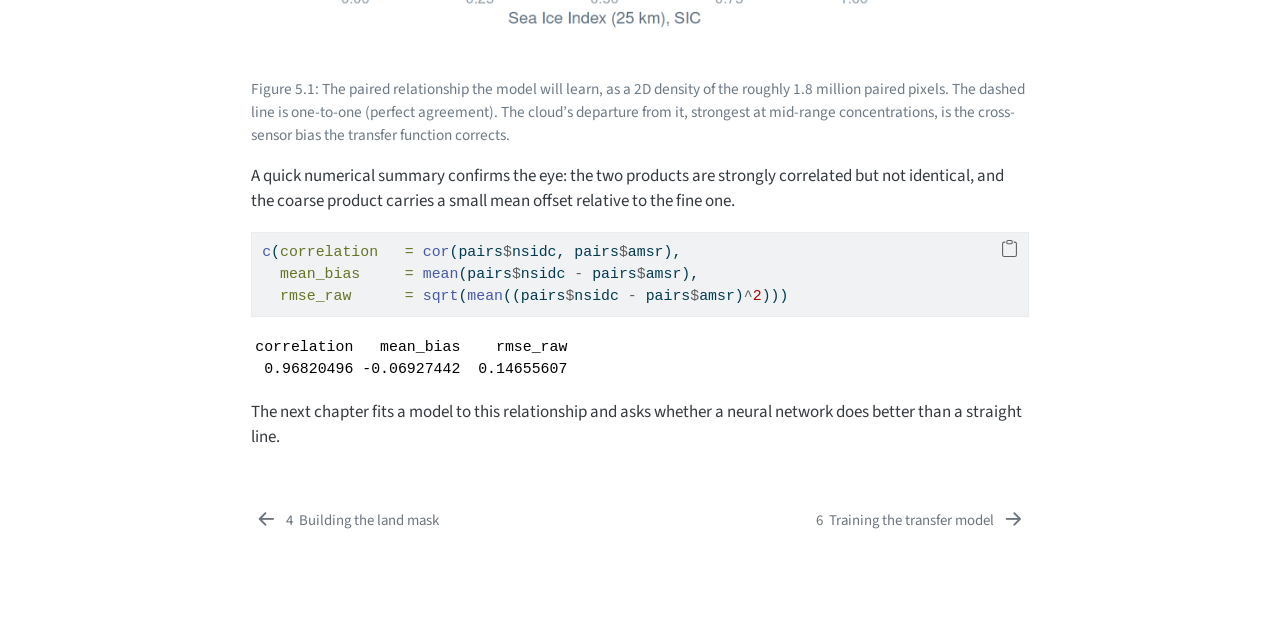
<file: chapters/05-align-and-pair.html>
<!DOCTYPE html>
<html xmlns="http://www.w3.org/1999/xhtml" lang="en" xml:lang="en"><head>

<meta charset="utf-8">
<meta name="generator" content="quarto-1.9.38">

<meta name="viewport" content="width=device-width, initial-scale=1.0, user-scalable=yes">


<title>5&nbsp; Aligning and pairing the two products – Harmonizing Antarctic Sea-Ice Datasets</title>
<style>
/* Default styles provided by pandoc.
** See https://pandoc.org/MANUAL.html#variables-for-html for config info.
*/
code{white-space: pre-wrap;}
span.smallcaps{font-variant: small-caps;}
div.columns{display: flex; gap: min(4vw, 1.5em);}
div.column{flex: auto; overflow-x: auto;}
div.hanging-indent{margin-left: 1.5em; text-indent: -1.5em;}
ul.task-list{list-style: none;}
ul.task-list li input[type="checkbox"] {
  width: 0.8em;
  margin: 0 0.8em 0.2em -1em; /* quarto-specific, see https://github.com/quarto-dev/quarto-cli/issues/4556 */ 
  vertical-align: middle;
}
/* CSS for syntax highlighting */
html { -webkit-text-size-adjust: 100%; }
pre > code.sourceCode { white-space: pre; position: relative; }
pre > code.sourceCode > span { display: inline-block; line-height: 1.25; }
pre > code.sourceCode > span:empty { height: 1.2em; }
.sourceCode { overflow: visible; }
code.sourceCode > span { color: inherit; text-decoration: inherit; }
div.sourceCode { margin: 1em 0; }
pre.sourceCode { margin: 0; }
@media screen {
div.sourceCode { overflow: auto; }
}
@media print {
pre > code.sourceCode { white-space: pre-wrap; }
pre > code.sourceCode > span { text-indent: -5em; padding-left: 5em; }
}
pre.numberSource code
  { counter-reset: source-line 0; }
pre.numberSource code > span
  { position: relative; left: -4em; counter-increment: source-line; }
pre.numberSource code > span > a:first-child::before
  { content: counter(source-line);
    position: relative; left: -1em; text-align: right; vertical-align: baseline;
    border: none; display: inline-block;
    -webkit-touch-callout: none; -webkit-user-select: none;
    -khtml-user-select: none; -moz-user-select: none;
    -ms-user-select: none; user-select: none;
    padding: 0 4px; width: 4em;
  }
pre.numberSource { margin-left: 3em;  padding-left: 4px; }
div.sourceCode
  {   }
@media screen {
pre > code.sourceCode > span > a:first-child::before { text-decoration: underline; }
}
</style>


<script src="../site_libs/quarto-nav/quarto-nav.js"></script>
<script src="../site_libs/quarto-nav/headroom.min.js"></script>
<script src="../site_libs/clipboard/clipboard.min.js"></script>
<script src="../site_libs/quarto-search/autocomplete.umd.js"></script>
<script src="../site_libs/quarto-search/fuse.min.js"></script>
<script src="../site_libs/quarto-search/quarto-search.js"></script>
<meta name="quarto:offset" content="../">
<link href="../chapters/06-train-ann.html" rel="next">
<link href="../chapters/04-land-mask.html" rel="prev">
<script src="../site_libs/quarto-html/quarto.js" type="module"></script>
<script src="../site_libs/quarto-html/tabsets/tabsets.js" type="module"></script>
<script src="../site_libs/quarto-html/popper.min.js"></script>
<script src="../site_libs/quarto-html/tippy.umd.min.js"></script>
<script src="../site_libs/quarto-html/anchor.min.js"></script>
<link href="../site_libs/quarto-html/tippy.css" rel="stylesheet">
<link href="../site_libs/quarto-html/quarto-syntax-highlighting-15634bcf2e68342d4ad2dfa704d543f6.css" rel="stylesheet" id="quarto-text-highlighting-styles">
<script src="../site_libs/bootstrap/bootstrap.min.js"></script>
<link href="../site_libs/bootstrap/bootstrap-icons.css" rel="stylesheet">
<link href="../site_libs/bootstrap/bootstrap-b46251e7dcf17699132ee8d5ea3a66e5.min.css" rel="stylesheet" append-hash="true" id="quarto-bootstrap" data-mode="light">
<script id="quarto-search-options" type="application/json">{
  "location": "sidebar",
  "copy-button": false,
  "collapse-after": 3,
  "panel-placement": "start",
  "type": "textbox",
  "limit": 50,
  "keyboard-shortcut": [
    "f",
    "/",
    "s"
  ],
  "show-item-context": false,
  "language": {
    "search-no-results-text": "No results",
    "search-matching-documents-text": "matching documents",
    "search-copy-link-title": "Copy link to search",
    "search-hide-matches-text": "Hide additional matches",
    "search-more-match-text": "more match in this document",
    "search-more-matches-text": "more matches in this document",
    "search-clear-button-title": "Clear",
    "search-text-placeholder": "",
    "search-detached-cancel-button-title": "Cancel",
    "search-submit-button-title": "Submit",
    "search-label": "Search"
  }
}</script>


</head>

<body class="nav-sidebar docked quarto-light">

<div id="quarto-search-results"></div>
  <header id="quarto-header" class="headroom fixed-top">
  <nav class="quarto-secondary-nav">
    <div class="container-fluid d-flex">
      <button type="button" class="quarto-btn-toggle btn" data-bs-toggle="collapse" role="button" data-bs-target=".quarto-sidebar-collapse-item" aria-controls="quarto-sidebar" aria-expanded="false" aria-label="Toggle sidebar navigation" onclick="if (window.quartoToggleHeadroom) { window.quartoToggleHeadroom(); }">
        <i class="bi bi-layout-text-sidebar-reverse"></i>
      </button>
        <nav class="quarto-page-breadcrumbs" aria-label="breadcrumb"><ol class="breadcrumb"><li class="breadcrumb-item"><a href="../chapters/05-align-and-pair.html"><span class="chapter-number">5</span>&nbsp; <span class="chapter-title">Aligning and pairing the two products</span></a></li></ol></nav>
        <a class="flex-grow-1" role="navigation" data-bs-toggle="collapse" data-bs-target=".quarto-sidebar-collapse-item" aria-controls="quarto-sidebar" aria-expanded="false" aria-label="Toggle sidebar navigation" onclick="if (window.quartoToggleHeadroom) { window.quartoToggleHeadroom(); }">      
        </a>
      <button type="button" class="btn quarto-search-button" aria-label="Search" onclick="window.quartoOpenSearch();">
        <i class="bi bi-search"></i>
      </button>
    </div>
  </nav>
</header>
<!-- content -->
<div id="quarto-content" class="quarto-container page-columns page-rows-contents page-layout-article">
<!-- sidebar -->
  <nav id="quarto-sidebar" class="sidebar collapse collapse-horizontal quarto-sidebar-collapse-item sidebar-navigation docked overflow-auto">
    <div class="pt-lg-2 mt-2 text-left sidebar-header">
    <div class="sidebar-title mb-0 py-0">
      <a href="../">Harmonizing Antarctic Sea-Ice Datasets</a> 
        <div class="sidebar-tools-main">
    <a href="https://github.com/M-Fox-Wethington/Sea-Ice-Dataset-Harmonization-Tutorial" title="Source Code" class="quarto-navigation-tool px-1" aria-label="Source Code"><i class="bi bi-github"></i></a>
</div>
    </div>
      </div>
        <div class="mt-2 flex-shrink-0 align-items-center">
        <div class="sidebar-search">
        <div id="quarto-search" class="" title="Search"></div>
        </div>
        </div>
    <div class="sidebar-menu-container"> 
    <ul class="list-unstyled mt-1">
        <li class="sidebar-item">
  <div class="sidebar-item-container"> 
  <a href="../index.html" class="sidebar-item-text sidebar-link">
 <span class="menu-text">Overview</span></a>
  </div>
</li>
        <li class="sidebar-item">
  <div class="sidebar-item-container"> 
  <a href="../chapters/01-setup.html" class="sidebar-item-text sidebar-link">
 <span class="menu-text"><span class="chapter-number">1</span>&nbsp; <span class="chapter-title">Setup and the problem</span></span></a>
  </div>
</li>
        <li class="sidebar-item">
  <div class="sidebar-item-container"> 
  <a href="../chapters/02-getting-data.html" class="sidebar-item-text sidebar-link">
 <span class="menu-text"><span class="chapter-number">2</span>&nbsp; <span class="chapter-title">Getting the data from NSIDC</span></span></a>
  </div>
</li>
        <li class="sidebar-item">
  <div class="sidebar-item-container"> 
  <a href="../chapters/03-ingestion.html" class="sidebar-item-text sidebar-link">
 <span class="menu-text"><span class="chapter-number">3</span>&nbsp; <span class="chapter-title">Ingestion: from native files to analysis-ready clips</span></span></a>
  </div>
</li>
        <li class="sidebar-item">
  <div class="sidebar-item-container"> 
  <a href="../chapters/04-land-mask.html" class="sidebar-item-text sidebar-link">
 <span class="menu-text"><span class="chapter-number">4</span>&nbsp; <span class="chapter-title">Building the land mask</span></span></a>
  </div>
</li>
        <li class="sidebar-item">
  <div class="sidebar-item-container"> 
  <a href="../chapters/05-align-and-pair.html" class="sidebar-item-text sidebar-link active">
 <span class="menu-text"><span class="chapter-number">5</span>&nbsp; <span class="chapter-title">Aligning and pairing the two products</span></span></a>
  </div>
</li>
        <li class="sidebar-item">
  <div class="sidebar-item-container"> 
  <a href="../chapters/06-train-ann.html" class="sidebar-item-text sidebar-link">
 <span class="menu-text"><span class="chapter-number">6</span>&nbsp; <span class="chapter-title">Training the transfer model</span></span></a>
  </div>
</li>
        <li class="sidebar-item">
  <div class="sidebar-item-container"> 
  <a href="../chapters/07-deploy-and-validate.html" class="sidebar-item-text sidebar-link">
 <span class="menu-text"><span class="chapter-number">7</span>&nbsp; <span class="chapter-title">Deploying and validating</span></span></a>
  </div>
</li>
        <li class="sidebar-item">
  <div class="sidebar-item-container"> 
  <a href="../chapters/08-using-harmonized.html" class="sidebar-item-text sidebar-link">
 <span class="menu-text"><span class="chapter-number">8</span>&nbsp; <span class="chapter-title">Using the harmonized dataset</span></span></a>
  </div>
</li>
        <li class="sidebar-item">
  <div class="sidebar-item-container"> 
  <a href="../chapters/09-scaling-up.html" class="sidebar-item-text sidebar-link">
 <span class="menu-text"><span class="chapter-number">9</span>&nbsp; <span class="chapter-title">Scaling up and adapting the method</span></span></a>
  </div>
</li>
        <li class="sidebar-item">
  <div class="sidebar-item-container"> 
  <a href="../references.html" class="sidebar-item-text sidebar-link">
 <span class="menu-text">References</span></a>
  </div>
</li>
    </ul>
    </div>
</nav>
<div id="quarto-sidebar-glass" class="quarto-sidebar-collapse-item" data-bs-toggle="collapse" data-bs-target=".quarto-sidebar-collapse-item"></div>
<!-- margin-sidebar -->
    <div id="quarto-margin-sidebar" class="sidebar margin-sidebar">
        <nav id="TOC" role="doc-toc" class="toc-active">
    <h2 id="toc-title">Table of contents</h2>
   
  <ul>
  <li><a href="#putting-both-products-on-one-grid" id="toc-putting-both-products-on-one-grid" class="nav-link active" data-scroll-target="#putting-both-products-on-one-grid"><span class="header-section-number">5.1</span> Putting both products on one grid</a></li>
  <li><a href="#restricting-to-shared-dates" id="toc-restricting-to-shared-dates" class="nav-link" data-scroll-target="#restricting-to-shared-dates"><span class="header-section-number">5.2</span> Restricting to shared dates</a></li>
  <li><a href="#pairing-pixel-by-pixel" id="toc-pairing-pixel-by-pixel" class="nav-link" data-scroll-target="#pairing-pixel-by-pixel"><span class="header-section-number">5.3</span> Pairing pixel by pixel</a></li>
  <li><a href="#the-relationship-to-be-learned" id="toc-the-relationship-to-be-learned" class="nav-link" data-scroll-target="#the-relationship-to-be-learned"><span class="header-section-number">5.4</span> The relationship to be learned</a></li>
  </ul>
<div class="toc-actions"><ul><li><a href="https://github.com/M-Fox-Wethington/Sea-Ice-Dataset-Harmonization-Tutorial/edit/main/chapters/05-align-and-pair.qmd" class="toc-action"><i class="bi bi-github"></i>Edit this page</a></li><li><a href="https://github.com/M-Fox-Wethington/Sea-Ice-Dataset-Harmonization-Tutorial/issues/new" class="toc-action"><i class="bi empty"></i>Report an issue</a></li></ul></div></nav>
    </div>
<!-- main -->
<main class="content" id="quarto-document-content">

<header id="title-block-header" class="quarto-title-block default">
<div class="quarto-title">
<h1 class="title"><span id="sec-align" class="quarto-section-identifier"><span class="chapter-number">5</span>&nbsp; <span class="chapter-title">Aligning and pairing the two products</span></span></h1>
</div>



<div class="quarto-title-meta">

    
  
    
  </div>
  


</header>


<p>To learn how the coarse product relates to the fine one, we need to compare them cell for cell on the same days. That requires three things: the two stacks on one grid, restricted to the dates they share, and then flattened into a table with one row per pixel per day. This chapter does all three and ends with a picture of the relationship the model will learn.</p>
<div class="cell">
<div class="code-copy-outer-scaffold"><div class="sourceCode cell-code" id="cb1"><pre class="sourceCode r code-with-copy"><code class="sourceCode r"><span id="cb1-1"><a href="#cb1-1" aria-hidden="true" tabindex="-1"></a><span class="fu">source</span>(here<span class="sc">::</span><span class="fu">here</span>(<span class="st">"R"</span>, <span class="st">"setup.R"</span>))</span>
<span id="cb1-2"><a href="#cb1-2" aria-hidden="true" tabindex="-1"></a>paths <span class="ot">&lt;-</span> <span class="fu">sih_paths</span>()</span>
<span id="cb1-3"><a href="#cb1-3" aria-hidden="true" tabindex="-1"></a>amsr  <span class="ot">&lt;-</span> <span class="fu">load_sic_stack</span>(paths<span class="sc">$</span>amsr_dir)</span>
<span id="cb1-4"><a href="#cb1-4" aria-hidden="true" tabindex="-1"></a>nsidc <span class="ot">&lt;-</span> <span class="fu">load_sic_stack</span>(paths<span class="sc">$</span>nsidc_dir)</span></code></pre></div><button title="Copy to Clipboard" class="code-copy-button"><i class="bi"></i></button></div>
</div>
<section id="putting-both-products-on-one-grid" class="level2" data-number="5.1">
<h2 data-number="5.1" class="anchored" data-anchor-id="putting-both-products-on-one-grid"><span class="header-section-number">5.1</span> Putting both products on one grid</h2>
<p>Both products already share a projection (EPSG:3976), so there is no reprojection to do. What differs is the grid: AMSR is 12.5 km and the Sea Ice Index is 25 km, and their extents differ slightly. We resample the coarse product onto the fine grid with bilinear interpolation, which is appropriate for a smoothly varying field like concentration. The fine AMSR grid is the target, so AMSR itself is never altered.</p>
<div class="cell">
<div class="code-copy-outer-scaffold"><div class="sourceCode cell-code" id="cb2"><pre class="sourceCode r code-with-copy"><code class="sourceCode r"><span id="cb2-1"><a href="#cb2-1" aria-hidden="true" tabindex="-1"></a>nsidc_aligned <span class="ot">&lt;-</span> <span class="fu">align_products</span>(<span class="at">fine =</span> amsr, <span class="at">coarse =</span> nsidc)</span>
<span id="cb2-2"><a href="#cb2-2" aria-hidden="true" tabindex="-1"></a></span>
<span id="cb2-3"><a href="#cb2-3" aria-hidden="true" tabindex="-1"></a><span class="fu">rbind</span>(</span>
<span id="cb2-4"><a href="#cb2-4" aria-hidden="true" tabindex="-1"></a>  <span class="at">amsr          =</span> <span class="fu">dim</span>(amsr),</span>
<span id="cb2-5"><a href="#cb2-5" aria-hidden="true" tabindex="-1"></a>  <span class="at">nsidc_raw     =</span> <span class="fu">dim</span>(nsidc),</span>
<span id="cb2-6"><a href="#cb2-6" aria-hidden="true" tabindex="-1"></a>  <span class="at">nsidc_aligned =</span> <span class="fu">dim</span>(nsidc_aligned)</span>
<span id="cb2-7"><a href="#cb2-7" aria-hidden="true" tabindex="-1"></a>)</span></code></pre></div><button title="Copy to Clipboard" class="code-copy-button"><i class="bi"></i></button></div>
<div class="cell-output cell-output-stdout">
<pre><code>              [,1] [,2] [,3]
amsr           175  128   91
nsidc_raw       91   68   91
nsidc_aligned  175  128   91</code></pre>
</div>
</div>
<p>The aligned coarse stack now has the same number of rows, columns, and layers as AMSR, so the two line up cell for cell.</p>
<p>This step is worth a comment, because it is the one place where this tutorial departs from the published research notebook. In that notebook the line that resamples the coarse product to 12.5 km was commented out, so the network was trained and applied on the native 25 km grid and the “12.5 km” in the output name described alignment with the AMSR extent rather than the actual cell size. We make the resample explicit, so the harmonized product genuinely sits on the 12.5 km grid and the label is accurate. The transfer function the network learns is a per-pixel value mapping either way; resampling first simply means the output grid is the fine one.</p>
</section>
<section id="restricting-to-shared-dates" class="level2" data-number="5.2">
<h2 data-number="5.2" class="anchored" data-anchor-id="restricting-to-shared-dates"><span class="header-section-number">5.2</span> Restricting to shared dates</h2>
<p>In general the two records only overlap for part of their span, so we pair on the dates they share. The helper <code>stack_dates()</code> returns each stack’s layer dates, and we keep the intersection. In the bundled sample the two products were built on the same 91 days, so all of them match, but the pattern is the one you would use on the full records where the overlap is a subset.</p>
<div class="cell">
<div class="code-copy-outer-scaffold"><div class="sourceCode cell-code" id="cb4"><pre class="sourceCode r code-with-copy"><code class="sourceCode r"><span id="cb4-1"><a href="#cb4-1" aria-hidden="true" tabindex="-1"></a>ad <span class="ot">&lt;-</span> <span class="fu">stack_dates</span>(amsr)</span>
<span id="cb4-2"><a href="#cb4-2" aria-hidden="true" tabindex="-1"></a>nd <span class="ot">&lt;-</span> <span class="fu">stack_dates</span>(nsidc_aligned)</span>
<span id="cb4-3"><a href="#cb4-3" aria-hidden="true" tabindex="-1"></a>common <span class="ot">&lt;-</span> <span class="fu">as.Date</span>(<span class="fu">intersect</span>(ad, nd), <span class="at">origin =</span> <span class="st">"1970-01-01"</span>)</span>
<span id="cb4-4"><a href="#cb4-4" aria-hidden="true" tabindex="-1"></a></span>
<span id="cb4-5"><a href="#cb4-5" aria-hidden="true" tabindex="-1"></a>amsr_ov  <span class="ot">&lt;-</span> amsr[[<span class="fu">which</span>(ad <span class="sc">%in%</span> common)]]</span>
<span id="cb4-6"><a href="#cb4-6" aria-hidden="true" tabindex="-1"></a>nsidc_ov <span class="ot">&lt;-</span> nsidc_aligned[[<span class="fu">which</span>(nd <span class="sc">%in%</span> common)]]</span>
<span id="cb4-7"><a href="#cb4-7" aria-hidden="true" tabindex="-1"></a><span class="fu">length</span>(common)</span></code></pre></div><button title="Copy to Clipboard" class="code-copy-button"><i class="bi"></i></button></div>
<div class="cell-output cell-output-stdout">
<pre><code>[1] 91</code></pre>
</div>
</div>
</section>
<section id="pairing-pixel-by-pixel" class="level2" data-number="5.3">
<h2 data-number="5.3" class="anchored" data-anchor-id="pairing-pixel-by-pixel"><span class="header-section-number">5.3</span> Pairing pixel by pixel</h2>
<p>Now flatten both stacks into a single table. <code>build_pairs()</code> reads the two stacks in the same cell-and-layer order, drops any pixel that is <code>NA</code> in either (land and missing data), and returns a data frame with one row per ocean pixel per shared day.</p>
<div class="cell">
<div class="code-copy-outer-scaffold"><div class="sourceCode cell-code" id="cb6"><pre class="sourceCode r code-with-copy"><code class="sourceCode r"><span id="cb6-1"><a href="#cb6-1" aria-hidden="true" tabindex="-1"></a>pairs <span class="ot">&lt;-</span> <span class="fu">build_pairs</span>(<span class="at">fine =</span> amsr_ov, <span class="at">coarse_aligned =</span> nsidc_ov)</span>
<span id="cb6-2"><a href="#cb6-2" aria-hidden="true" tabindex="-1"></a><span class="fu">nrow</span>(pairs)</span></code></pre></div><button title="Copy to Clipboard" class="code-copy-button"><i class="bi"></i></button></div>
<div class="cell-output cell-output-stdout">
<pre><code>[1] 1790771</code></pre>
</div>
<div class="code-copy-outer-scaffold"><div class="sourceCode cell-code" id="cb8"><pre class="sourceCode r code-with-copy"><code class="sourceCode r"><span id="cb8-1"><a href="#cb8-1" aria-hidden="true" tabindex="-1"></a><span class="fu">head</span>(pairs)</span></code></pre></div><button title="Copy to Clipboard" class="code-copy-button"><i class="bi"></i></button></div>
<div class="cell-output cell-output-stdout">
<pre><code>  nsidc amsr
1     0    0
2     0    0
3     0    0
4     0    0
5     0    0
6     0    0</code></pre>
</div>
</div>
<p>That is a large training table from a modest amount of data: even this single year of every-fourth-day sampling yields well over a million paired observations, because each day contributes thousands of ocean pixels.</p>
</section>
<section id="the-relationship-to-be-learned" class="level2" data-number="5.4">
<h2 data-number="5.4" class="anchored" data-anchor-id="the-relationship-to-be-learned"><span class="header-section-number">5.4</span> The relationship to be learned</h2>
<p>Plotting the paired values against each other shows why harmonization is needed and what the model has to do. If the two products agreed perfectly, every point would fall on the dashed one-to-one line. They do not: the coarse Sea Ice Index and the fine AMSR systematically disagree, especially at intermediate concentrations near the ice edge, where the coarser footprint mixes ice and open water differently.</p>
<div class="cell">
<div class="code-copy-outer-scaffold"><div class="sourceCode cell-code" id="cb10"><pre class="sourceCode r code-with-copy"><code class="sourceCode r"><span id="cb10-1"><a href="#cb10-1" aria-hidden="true" tabindex="-1"></a><span class="fu">ggplot</span>(pairs, <span class="fu">aes</span>(nsidc, amsr)) <span class="sc">+</span></span>
<span id="cb10-2"><a href="#cb10-2" aria-hidden="true" tabindex="-1"></a>  <span class="fu">geom_bin2d</span>(<span class="at">bins =</span> <span class="dv">80</span>) <span class="sc">+</span></span>
<span id="cb10-3"><a href="#cb10-3" aria-hidden="true" tabindex="-1"></a>  <span class="fu">scale_fill_gradientn</span>(<span class="at">colours =</span> <span class="fu">c</span>(<span class="st">"#deebf7"</span>, <span class="st">"#6baed6"</span>, <span class="st">"#2171b5"</span>, <span class="st">"#08306b"</span>),</span>
<span id="cb10-4"><a href="#cb10-4" aria-hidden="true" tabindex="-1"></a>                       <span class="at">trans =</span> <span class="st">"log10"</span>, <span class="at">name =</span> <span class="st">"pixels"</span>) <span class="sc">+</span></span>
<span id="cb10-5"><a href="#cb10-5" aria-hidden="true" tabindex="-1"></a>  <span class="fu">geom_abline</span>(<span class="at">slope =</span> <span class="dv">1</span>, <span class="at">intercept =</span> <span class="dv">0</span>, <span class="at">linetype =</span> <span class="st">"dashed"</span>, <span class="at">color =</span> COLORS<span class="sc">$</span>accent_red) <span class="sc">+</span></span>
<span id="cb10-6"><a href="#cb10-6" aria-hidden="true" tabindex="-1"></a>  <span class="fu">coord_equal</span>(<span class="at">xlim =</span> <span class="fu">c</span>(<span class="dv">0</span>, <span class="dv">1</span>), <span class="at">ylim =</span> <span class="fu">c</span>(<span class="dv">0</span>, <span class="dv">1</span>)) <span class="sc">+</span></span>
<span id="cb10-7"><a href="#cb10-7" aria-hidden="true" tabindex="-1"></a>  <span class="fu">labs</span>(<span class="at">title =</span> <span class="st">"Sea Ice Index vs AMSR, paired pixels"</span>,</span>
<span id="cb10-8"><a href="#cb10-8" aria-hidden="true" tabindex="-1"></a>       <span class="at">x =</span> <span class="st">"Sea Ice Index (25 km), SIC"</span>, <span class="at">y =</span> <span class="st">"AMSR (12.5 km), SIC"</span>) <span class="sc">+</span></span>
<span id="cb10-9"><a href="#cb10-9" aria-hidden="true" tabindex="-1"></a>  <span class="fu">theme_bri</span>()</span></code></pre></div><button title="Copy to Clipboard" class="code-copy-button"><i class="bi"></i></button></div>
<div class="cell-output-display">
<div id="fig-relationship" class="quarto-float quarto-figure quarto-figure-center anchored">
<figure class="quarto-float quarto-float-fig figure">
<div aria-describedby="fig-relationship-caption-0ceaefa1-69ba-4598-a22c-09a6ac19f8ca">
<img src="05-align-and-pair_files/figure-html/fig-relationship-1.png" class="img-fluid figure-img" width="900">
</div>
<figcaption class="quarto-float-caption-bottom quarto-float-caption quarto-float-fig" id="fig-relationship-caption-0ceaefa1-69ba-4598-a22c-09a6ac19f8ca">
Figure&nbsp;5.1: The paired relationship the model will learn, as a 2D density of the roughly 1.8 million paired pixels. The dashed line is one-to-one (perfect agreement). The cloud’s departure from it, strongest at mid-range concentrations, is the cross-sensor bias the transfer function corrects.
</figcaption>
</figure>
</div>
</div>
</div>
<p>A quick numerical summary confirms the eye: the two products are strongly correlated but not identical, and the coarse product carries a small mean offset relative to the fine one.</p>
<div class="cell">
<div class="code-copy-outer-scaffold"><div class="sourceCode cell-code" id="cb11"><pre class="sourceCode r code-with-copy"><code class="sourceCode r"><span id="cb11-1"><a href="#cb11-1" aria-hidden="true" tabindex="-1"></a><span class="fu">c</span>(<span class="at">correlation   =</span> <span class="fu">cor</span>(pairs<span class="sc">$</span>nsidc, pairs<span class="sc">$</span>amsr),</span>
<span id="cb11-2"><a href="#cb11-2" aria-hidden="true" tabindex="-1"></a>  <span class="at">mean_bias     =</span> <span class="fu">mean</span>(pairs<span class="sc">$</span>nsidc <span class="sc">-</span> pairs<span class="sc">$</span>amsr),</span>
<span id="cb11-3"><a href="#cb11-3" aria-hidden="true" tabindex="-1"></a>  <span class="at">rmse_raw      =</span> <span class="fu">sqrt</span>(<span class="fu">mean</span>((pairs<span class="sc">$</span>nsidc <span class="sc">-</span> pairs<span class="sc">$</span>amsr)<span class="sc">^</span><span class="dv">2</span>)))</span></code></pre></div><button title="Copy to Clipboard" class="code-copy-button"><i class="bi"></i></button></div>
<div class="cell-output cell-output-stdout">
<pre><code>correlation   mean_bias    rmse_raw 
 0.96820496 -0.06927442  0.14655607 </code></pre>
</div>
</div>
<p>The next chapter fits a model to this relationship and asks whether a neural network does better than a straight line.</p>


</section>

</main> <!-- /main -->
<script id="quarto-html-after-body" type="application/javascript">
  window.document.addEventListener("DOMContentLoaded", function (event) {
    const icon = "";
    const anchorJS = new window.AnchorJS();
    anchorJS.options = {
      placement: 'right',
      icon: icon
    };
    anchorJS.add('.anchored');
    const isCodeAnnotation = (el) => {
      for (const clz of el.classList) {
        if (clz.startsWith('code-annotation-')) {                     
          return true;
        }
      }
      return false;
    }
    const onCopySuccess = function(e) {
      // button target
      const button = e.trigger;
      // don't keep focus
      button.blur();
      // flash "checked"
      button.classList.add('code-copy-button-checked');
      var currentTitle = button.getAttribute("title");
      button.setAttribute("title", "Copied!");
      let tooltip;
      if (window.bootstrap) {
        button.setAttribute("data-bs-toggle", "tooltip");
        button.setAttribute("data-bs-placement", "left");
        button.setAttribute("data-bs-title", "Copied!");
        tooltip = new bootstrap.Tooltip(button, 
          { trigger: "manual", 
            customClass: "code-copy-button-tooltip",
            offset: [0, -8]});
        tooltip.show();    
      }
      setTimeout(function() {
        if (tooltip) {
          tooltip.hide();
          button.removeAttribute("data-bs-title");
          button.removeAttribute("data-bs-toggle");
          button.removeAttribute("data-bs-placement");
        }
        button.setAttribute("title", currentTitle);
        button.classList.remove('code-copy-button-checked');
      }, 1000);
      // clear code selection
      e.clearSelection();
    }
    const getTextToCopy = function(trigger) {
      const outerScaffold = trigger.parentElement.cloneNode(true);
      const codeEl = outerScaffold.querySelector('code');
      for (const childEl of codeEl.children) {
        if (isCodeAnnotation(childEl)) {
          childEl.remove();
        }
      }
      return codeEl.innerText;
    }
    const clipboard = new window.ClipboardJS('.code-copy-button:not([data-in-quarto-modal])', {
      text: getTextToCopy
    });
    clipboard.on('success', onCopySuccess);
    if (window.document.getElementById('quarto-embedded-source-code-modal')) {
      const clipboardModal = new window.ClipboardJS('.code-copy-button[data-in-quarto-modal]', {
        text: getTextToCopy,
        container: window.document.getElementById('quarto-embedded-source-code-modal')
      });
      clipboardModal.on('success', onCopySuccess);
    }
      var localhostRegex = new RegExp(/^(?:http|https):\/\/localhost\:?[0-9]*\//);
      var mailtoRegex = new RegExp(/^mailto:/);
        var filterRegex = new RegExp('/' + window.location.host + '/');
      var isInternal = (href) => {
          return filterRegex.test(href) || localhostRegex.test(href) || mailtoRegex.test(href);
      }
      // Inspect non-navigation links and adorn them if external
     var links = window.document.querySelectorAll('a[href]:not(.nav-link):not(.navbar-brand):not(.toc-action):not(.sidebar-link):not(.sidebar-item-toggle):not(.pagination-link):not(.no-external):not([aria-hidden]):not(.dropdown-item):not(.quarto-navigation-tool):not(.about-link)');
      for (var i=0; i<links.length; i++) {
        const link = links[i];
        if (!isInternal(link.href)) {
          // undo the damage that might have been done by quarto-nav.js in the case of
          // links that we want to consider external
          if (link.dataset.originalHref !== undefined) {
            link.href = link.dataset.originalHref;
          }
        }
      }
    function tippyHover(el, contentFn, onTriggerFn, onUntriggerFn) {
      const config = {
        allowHTML: true,
        maxWidth: 500,
        delay: 100,
        arrow: false,
        appendTo: function(el) {
            return el.parentElement;
        },
        interactive: true,
        interactiveBorder: 10,
        theme: 'quarto',
        placement: 'bottom-start',
      };
      if (contentFn) {
        config.content = contentFn;
      }
      if (onTriggerFn) {
        config.onTrigger = onTriggerFn;
      }
      if (onUntriggerFn) {
        config.onUntrigger = onUntriggerFn;
      }
      window.tippy(el, config); 
    }
    const noterefs = window.document.querySelectorAll('a[role="doc-noteref"]');
    for (var i=0; i<noterefs.length; i++) {
      const ref = noterefs[i];
      tippyHover(ref, function() {
        // use id or data attribute instead here
        let href = ref.getAttribute('data-footnote-href') || ref.getAttribute('href');
        try { href = new URL(href).hash; } catch {}
        const id = href.replace(/^#\/?/, "");
        const note = window.document.getElementById(id);
        if (note) {
          return note.innerHTML;
        } else {
          return "";
        }
      });
    }
    const xrefs = window.document.querySelectorAll('a.quarto-xref');
    const processXRef = (id, note) => {
      // Strip column container classes
      const stripColumnClz = (el) => {
        el.classList.remove("page-full", "page-columns");
        if (el.children) {
          for (const child of el.children) {
            stripColumnClz(child);
          }
        }
      }
      stripColumnClz(note)
      if (id === null || id.startsWith('sec-')) {
        // Special case sections, only their first couple elements
        const container = document.createElement("div");
        if (note.children && note.children.length > 2) {
          container.appendChild(note.children[0].cloneNode(true));
          for (let i = 1; i < note.children.length; i++) {
            const child = note.children[i];
            if (child.tagName === "P" && child.innerText === "") {
              continue;
            } else {
              container.appendChild(child.cloneNode(true));
              break;
            }
          }
          if (window.Quarto?.typesetMath) {
            window.Quarto.typesetMath(container);
          }
          return container.innerHTML
        } else {
          if (window.Quarto?.typesetMath) {
            window.Quarto.typesetMath(note);
          }
          return note.innerHTML;
        }
      } else {
        // Remove any anchor links if they are present
        const anchorLink = note.querySelector('a.anchorjs-link');
        if (anchorLink) {
          anchorLink.remove();
        }
        if (window.Quarto?.typesetMath) {
          window.Quarto.typesetMath(note);
        }
        if (note.classList.contains("callout")) {
          return note.outerHTML;
        } else {
          return note.innerHTML;
        }
      }
    }
    for (var i=0; i<xrefs.length; i++) {
      const xref = xrefs[i];
      tippyHover(xref, undefined, function(instance) {
        instance.disable();
        let url = xref.getAttribute('href');
        let hash = undefined; 
        if (url.startsWith('#')) {
          hash = url;
        } else {
          try { hash = new URL(url).hash; } catch {}
        }
        if (hash) {
          const id = hash.replace(/^#\/?/, "");
          const note = window.document.getElementById(id);
          if (note !== null) {
            try {
              const html = processXRef(id, note.cloneNode(true));
              instance.setContent(html);
            } finally {
              instance.enable();
              instance.show();
            }
          } else {
            // See if we can fetch this
            fetch(url.split('#')[0])
            .then(res => res.text())
            .then(html => {
              const parser = new DOMParser();
              const htmlDoc = parser.parseFromString(html, "text/html");
              const note = htmlDoc.getElementById(id);
              if (note !== null) {
                const html = processXRef(id, note);
                instance.setContent(html);
              } 
            }).finally(() => {
              instance.enable();
              instance.show();
            });
          }
        } else {
          // See if we can fetch a full url (with no hash to target)
          // This is a special case and we should probably do some content thinning / targeting
          fetch(url)
          .then(res => res.text())
          .then(html => {
            const parser = new DOMParser();
            const htmlDoc = parser.parseFromString(html, "text/html");
            const note = htmlDoc.querySelector('main.content');
            if (note !== null) {
              // This should only happen for chapter cross references
              // (since there is no id in the URL)
              // remove the first header
              if (note.children.length > 0 && note.children[0].tagName === "HEADER") {
                note.children[0].remove();
              }
              const html = processXRef(null, note);
              instance.setContent(html);
            } 
          }).finally(() => {
            instance.enable();
            instance.show();
          });
        }
      }, function(instance) {
      });
    }
        let selectedAnnoteEl;
        const selectorForAnnotation = ( cell, annotation) => {
          let cellAttr = 'data-code-cell="' + cell + '"';
          let lineAttr = 'data-code-annotation="' +  annotation + '"';
          const selector = 'span[' + cellAttr + '][' + lineAttr + ']';
          return selector;
        }
        const selectCodeLines = (annoteEl) => {
          const doc = window.document;
          const targetCell = annoteEl.getAttribute("data-target-cell");
          const targetAnnotation = annoteEl.getAttribute("data-target-annotation");
          const annoteSpan = window.document.querySelector(selectorForAnnotation(targetCell, targetAnnotation));
          const lines = annoteSpan.getAttribute("data-code-lines").split(",");
          const lineIds = lines.map((line) => {
            return targetCell + "-" + line;
          })
          let top = null;
          let height = null;
          let parent = null;
          if (lineIds.length > 0) {
              //compute the position of the single el (top and bottom and make a div)
              const el = window.document.getElementById(lineIds[0]);
              top = el.offsetTop;
              height = el.offsetHeight;
              parent = el.parentElement.parentElement;
            if (lineIds.length > 1) {
              const lastEl = window.document.getElementById(lineIds[lineIds.length - 1]);
              const bottom = lastEl.offsetTop + lastEl.offsetHeight;
              height = bottom - top;
            }
            if (top !== null && height !== null && parent !== null) {
              // cook up a div (if necessary) and position it 
              let div = window.document.getElementById("code-annotation-line-highlight");
              if (div === null) {
                div = window.document.createElement("div");
                div.setAttribute("id", "code-annotation-line-highlight");
                div.style.position = 'absolute';
                parent.appendChild(div);
              }
              div.style.top = top - 2 + "px";
              div.style.height = height + 4 + "px";
              div.style.left = 0;
              let gutterDiv = window.document.getElementById("code-annotation-line-highlight-gutter");
              if (gutterDiv === null) {
                gutterDiv = window.document.createElement("div");
                gutterDiv.setAttribute("id", "code-annotation-line-highlight-gutter");
                gutterDiv.style.position = 'absolute';
                const codeCell = window.document.getElementById(targetCell);
                const gutter = codeCell.querySelector('.code-annotation-gutter');
                gutter.appendChild(gutterDiv);
              }
              gutterDiv.style.top = top - 2 + "px";
              gutterDiv.style.height = height + 4 + "px";
            }
            selectedAnnoteEl = annoteEl;
          }
        };
        const unselectCodeLines = () => {
          const elementsIds = ["code-annotation-line-highlight", "code-annotation-line-highlight-gutter"];
          elementsIds.forEach((elId) => {
            const div = window.document.getElementById(elId);
            if (div) {
              div.remove();
            }
          });
          selectedAnnoteEl = undefined;
        };
          // Handle positioning of the toggle
      window.addEventListener(
        "resize",
        throttle(() => {
          elRect = undefined;
          if (selectedAnnoteEl) {
            selectCodeLines(selectedAnnoteEl);
          }
        }, 10)
      );
      function throttle(fn, ms) {
      let throttle = false;
      let timer;
        return (...args) => {
          if(!throttle) { // first call gets through
              fn.apply(this, args);
              throttle = true;
          } else { // all the others get throttled
              if(timer) clearTimeout(timer); // cancel #2
              timer = setTimeout(() => {
                fn.apply(this, args);
                timer = throttle = false;
              }, ms);
          }
        };
      }
        // Attach click handler to the DT
        const annoteDls = window.document.querySelectorAll('dt[data-target-cell]');
        for (const annoteDlNode of annoteDls) {
          annoteDlNode.addEventListener('click', (event) => {
            const clickedEl = event.target;
            if (clickedEl !== selectedAnnoteEl) {
              unselectCodeLines();
              const activeEl = window.document.querySelector('dt[data-target-cell].code-annotation-active');
              if (activeEl) {
                activeEl.classList.remove('code-annotation-active');
              }
              selectCodeLines(clickedEl);
              clickedEl.classList.add('code-annotation-active');
            } else {
              // Unselect the line
              unselectCodeLines();
              clickedEl.classList.remove('code-annotation-active');
            }
          });
        }
    const findCites = (el) => {
      const parentEl = el.parentElement;
      if (parentEl) {
        const cites = parentEl.dataset.cites;
        if (cites) {
          return {
            el,
            cites: cites.split(' ')
          };
        } else {
          return findCites(el.parentElement)
        }
      } else {
        return undefined;
      }
    };
    var bibliorefs = window.document.querySelectorAll('a[role="doc-biblioref"]');
    for (var i=0; i<bibliorefs.length; i++) {
      const ref = bibliorefs[i];
      const citeInfo = findCites(ref);
      if (citeInfo) {
        tippyHover(citeInfo.el, function() {
          var popup = window.document.createElement('div');
          citeInfo.cites.forEach(function(cite) {
            var citeDiv = window.document.createElement('div');
            citeDiv.classList.add('hanging-indent');
            citeDiv.classList.add('csl-entry');
            var biblioDiv = window.document.getElementById('ref-' + cite);
            if (biblioDiv) {
              citeDiv.innerHTML = biblioDiv.innerHTML;
            }
            popup.appendChild(citeDiv);
          });
          return popup.innerHTML;
        });
      }
    }
  });
  </script>
<nav class="page-navigation">
  <div class="nav-page nav-page-previous">
      <a href="../chapters/04-land-mask.html" class="pagination-link" aria-label="Building the land mask">
        <i class="bi bi-arrow-left-short"></i> <span class="nav-page-text"><span class="chapter-number">4</span>&nbsp; <span class="chapter-title">Building the land mask</span></span>
      </a>          
  </div>
  <div class="nav-page nav-page-next">
      <a href="../chapters/06-train-ann.html" class="pagination-link" aria-label="Training the transfer model">
        <span class="nav-page-text"><span class="chapter-number">6</span>&nbsp; <span class="chapter-title">Training the transfer model</span></span> <i class="bi bi-arrow-right-short"></i>
      </a>
  </div>
</nav>
</div> <!-- /content -->




<footer class="footer"><div class="nav-footer"><div class="nav-footer-center"><div class="toc-actions d-sm-block d-md-none"><ul><li><a href="https://github.com/M-Fox-Wethington/Sea-Ice-Dataset-Harmonization-Tutorial/edit/main/chapters/05-align-and-pair.qmd" class="toc-action"><i class="bi bi-github"></i>Edit this page</a></li><li><a href="https://github.com/M-Fox-Wethington/Sea-Ice-Dataset-Harmonization-Tutorial/issues/new" class="toc-action"><i class="bi empty"></i>Report an issue</a></li></ul></div></div></div></footer></body></html>
</file>
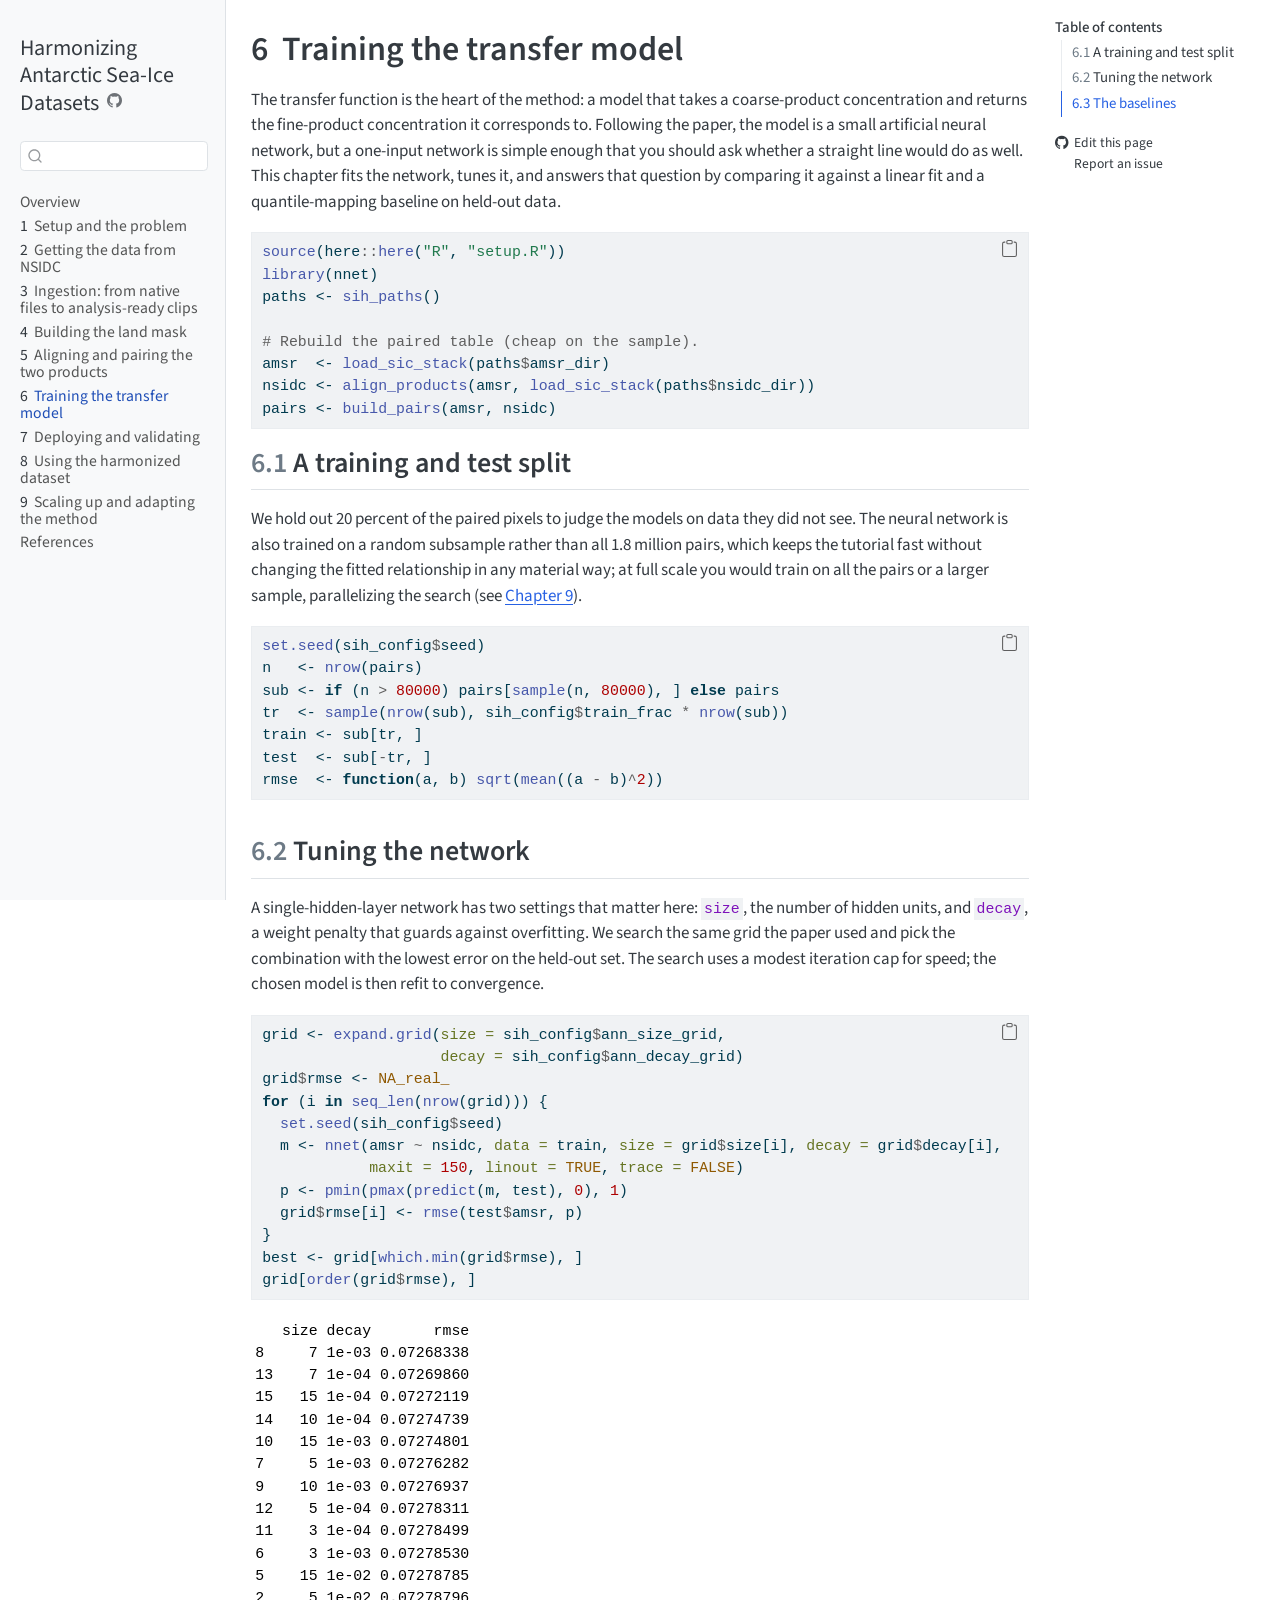
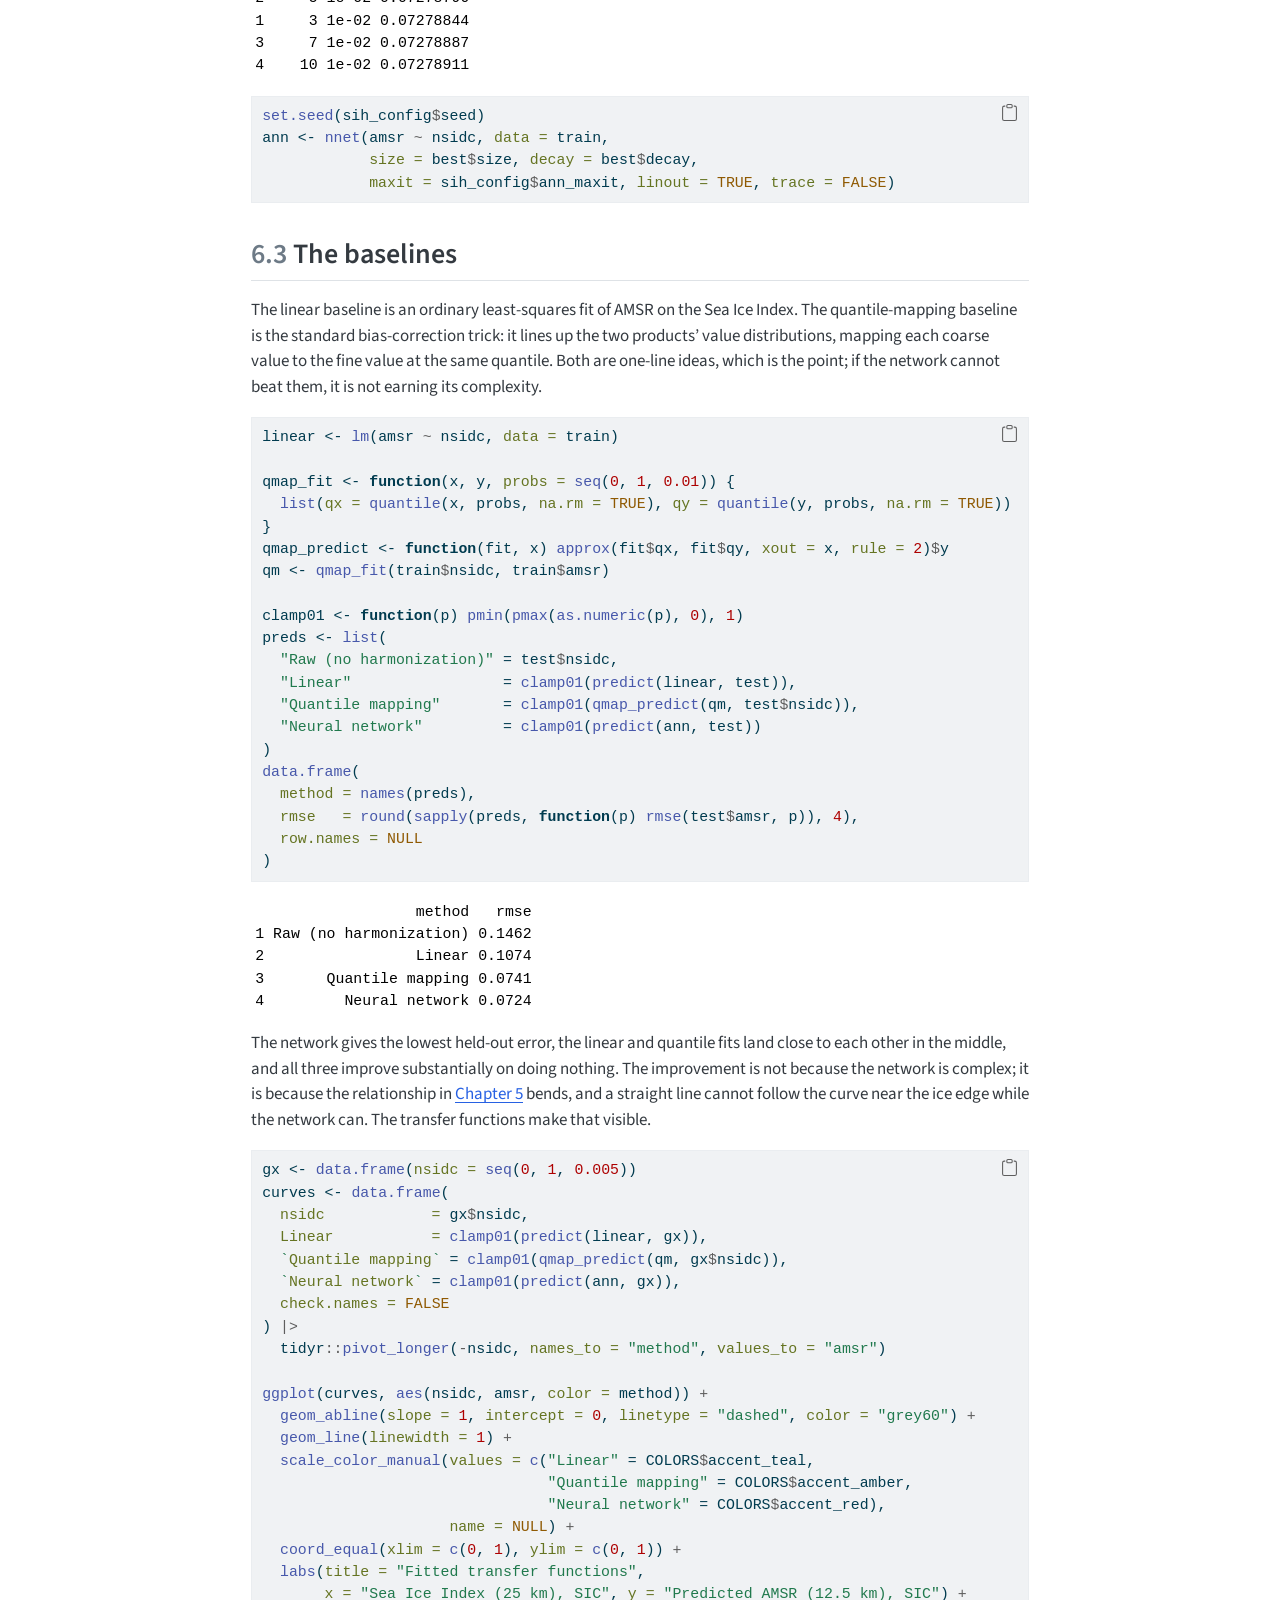
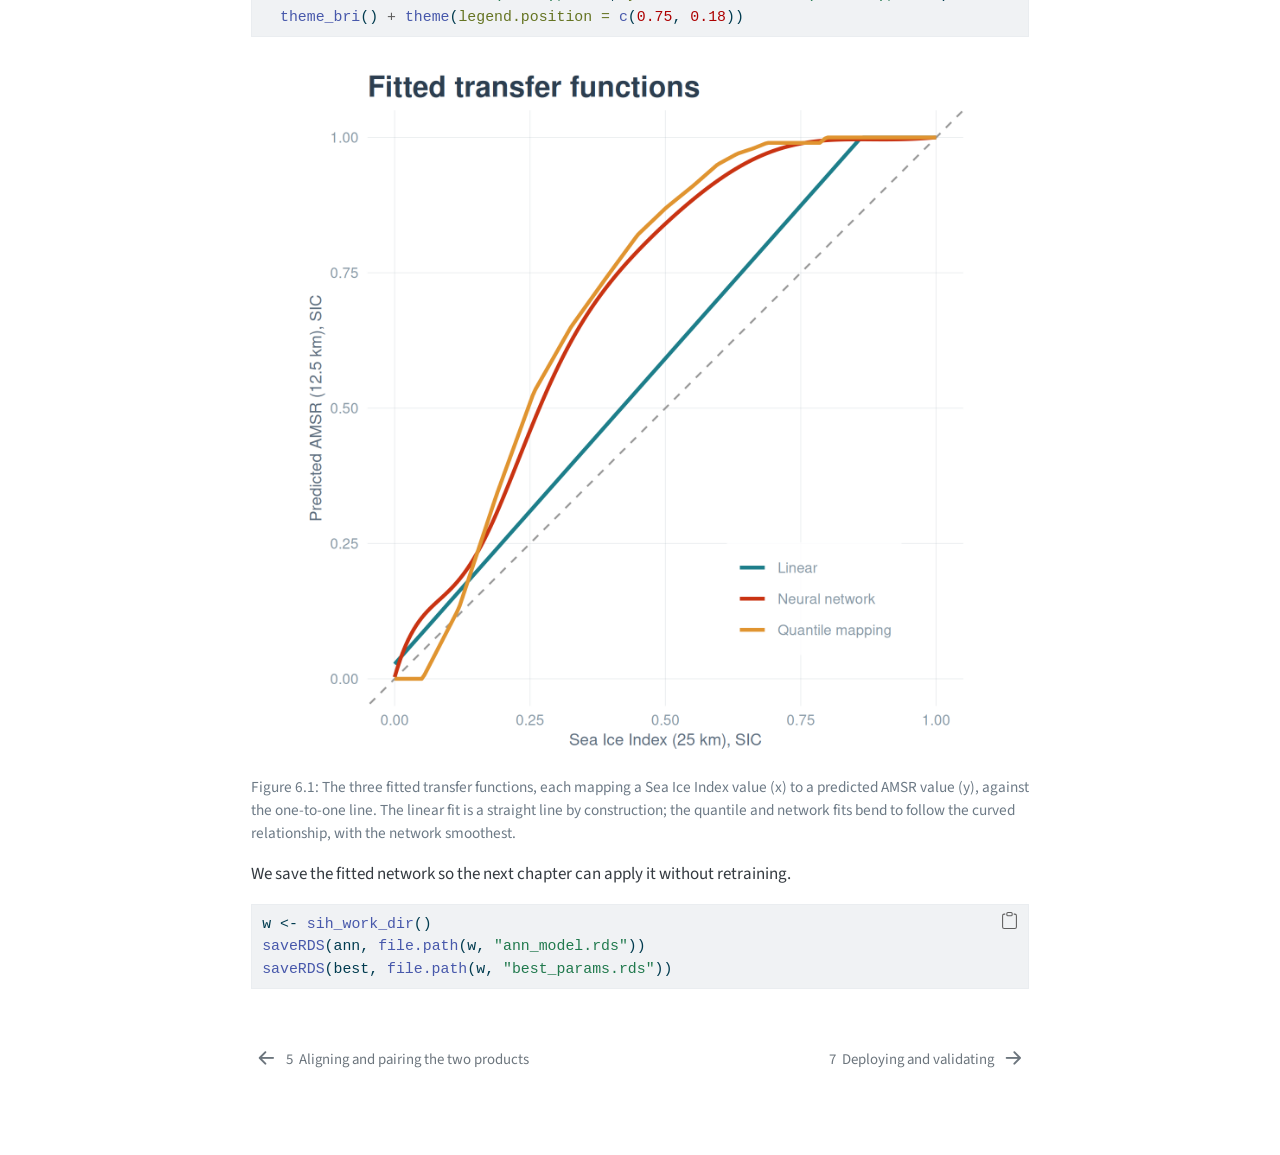
<file: chapters/06-train-ann.html>
<!DOCTYPE html>
<html xmlns="http://www.w3.org/1999/xhtml" lang="en" xml:lang="en"><head>

<meta charset="utf-8">
<meta name="generator" content="quarto-1.9.38">

<meta name="viewport" content="width=device-width, initial-scale=1.0, user-scalable=yes">


<title>6&nbsp; Training the transfer model – Harmonizing Antarctic Sea-Ice Datasets</title>
<style>
/* Default styles provided by pandoc.
** See https://pandoc.org/MANUAL.html#variables-for-html for config info.
*/
code{white-space: pre-wrap;}
span.smallcaps{font-variant: small-caps;}
div.columns{display: flex; gap: min(4vw, 1.5em);}
div.column{flex: auto; overflow-x: auto;}
div.hanging-indent{margin-left: 1.5em; text-indent: -1.5em;}
ul.task-list{list-style: none;}
ul.task-list li input[type="checkbox"] {
  width: 0.8em;
  margin: 0 0.8em 0.2em -1em; /* quarto-specific, see https://github.com/quarto-dev/quarto-cli/issues/4556 */ 
  vertical-align: middle;
}
/* CSS for syntax highlighting */
html { -webkit-text-size-adjust: 100%; }
pre > code.sourceCode { white-space: pre; position: relative; }
pre > code.sourceCode > span { display: inline-block; line-height: 1.25; }
pre > code.sourceCode > span:empty { height: 1.2em; }
.sourceCode { overflow: visible; }
code.sourceCode > span { color: inherit; text-decoration: inherit; }
div.sourceCode { margin: 1em 0; }
pre.sourceCode { margin: 0; }
@media screen {
div.sourceCode { overflow: auto; }
}
@media print {
pre > code.sourceCode { white-space: pre-wrap; }
pre > code.sourceCode > span { text-indent: -5em; padding-left: 5em; }
}
pre.numberSource code
  { counter-reset: source-line 0; }
pre.numberSource code > span
  { position: relative; left: -4em; counter-increment: source-line; }
pre.numberSource code > span > a:first-child::before
  { content: counter(source-line);
    position: relative; left: -1em; text-align: right; vertical-align: baseline;
    border: none; display: inline-block;
    -webkit-touch-callout: none; -webkit-user-select: none;
    -khtml-user-select: none; -moz-user-select: none;
    -ms-user-select: none; user-select: none;
    padding: 0 4px; width: 4em;
  }
pre.numberSource { margin-left: 3em;  padding-left: 4px; }
div.sourceCode
  {   }
@media screen {
pre > code.sourceCode > span > a:first-child::before { text-decoration: underline; }
}
</style>


<script src="../site_libs/quarto-nav/quarto-nav.js"></script>
<script src="../site_libs/quarto-nav/headroom.min.js"></script>
<script src="../site_libs/clipboard/clipboard.min.js"></script>
<script src="../site_libs/quarto-search/autocomplete.umd.js"></script>
<script src="../site_libs/quarto-search/fuse.min.js"></script>
<script src="../site_libs/quarto-search/quarto-search.js"></script>
<meta name="quarto:offset" content="../">
<link href="../chapters/07-deploy-and-validate.html" rel="next">
<link href="../chapters/05-align-and-pair.html" rel="prev">
<script src="../site_libs/quarto-html/quarto.js" type="module"></script>
<script src="../site_libs/quarto-html/tabsets/tabsets.js" type="module"></script>
<script src="../site_libs/quarto-html/popper.min.js"></script>
<script src="../site_libs/quarto-html/tippy.umd.min.js"></script>
<script src="../site_libs/quarto-html/anchor.min.js"></script>
<link href="../site_libs/quarto-html/tippy.css" rel="stylesheet">
<link href="../site_libs/quarto-html/quarto-syntax-highlighting-15634bcf2e68342d4ad2dfa704d543f6.css" rel="stylesheet" id="quarto-text-highlighting-styles">
<script src="../site_libs/bootstrap/bootstrap.min.js"></script>
<link href="../site_libs/bootstrap/bootstrap-icons.css" rel="stylesheet">
<link href="../site_libs/bootstrap/bootstrap-b46251e7dcf17699132ee8d5ea3a66e5.min.css" rel="stylesheet" append-hash="true" id="quarto-bootstrap" data-mode="light">
<script id="quarto-search-options" type="application/json">{
  "location": "sidebar",
  "copy-button": false,
  "collapse-after": 3,
  "panel-placement": "start",
  "type": "textbox",
  "limit": 50,
  "keyboard-shortcut": [
    "f",
    "/",
    "s"
  ],
  "show-item-context": false,
  "language": {
    "search-no-results-text": "No results",
    "search-matching-documents-text": "matching documents",
    "search-copy-link-title": "Copy link to search",
    "search-hide-matches-text": "Hide additional matches",
    "search-more-match-text": "more match in this document",
    "search-more-matches-text": "more matches in this document",
    "search-clear-button-title": "Clear",
    "search-text-placeholder": "",
    "search-detached-cancel-button-title": "Cancel",
    "search-submit-button-title": "Submit",
    "search-label": "Search"
  }
}</script>


</head>

<body class="nav-sidebar docked quarto-light">

<div id="quarto-search-results"></div>
  <header id="quarto-header" class="headroom fixed-top">
  <nav class="quarto-secondary-nav">
    <div class="container-fluid d-flex">
      <button type="button" class="quarto-btn-toggle btn" data-bs-toggle="collapse" role="button" data-bs-target=".quarto-sidebar-collapse-item" aria-controls="quarto-sidebar" aria-expanded="false" aria-label="Toggle sidebar navigation" onclick="if (window.quartoToggleHeadroom) { window.quartoToggleHeadroom(); }">
        <i class="bi bi-layout-text-sidebar-reverse"></i>
      </button>
        <nav class="quarto-page-breadcrumbs" aria-label="breadcrumb"><ol class="breadcrumb"><li class="breadcrumb-item"><a href="../chapters/06-train-ann.html"><span class="chapter-number">6</span>&nbsp; <span class="chapter-title">Training the transfer model</span></a></li></ol></nav>
        <a class="flex-grow-1" role="navigation" data-bs-toggle="collapse" data-bs-target=".quarto-sidebar-collapse-item" aria-controls="quarto-sidebar" aria-expanded="false" aria-label="Toggle sidebar navigation" onclick="if (window.quartoToggleHeadroom) { window.quartoToggleHeadroom(); }">      
        </a>
      <button type="button" class="btn quarto-search-button" aria-label="Search" onclick="window.quartoOpenSearch();">
        <i class="bi bi-search"></i>
      </button>
    </div>
  </nav>
</header>
<!-- content -->
<div id="quarto-content" class="quarto-container page-columns page-rows-contents page-layout-article">
<!-- sidebar -->
  <nav id="quarto-sidebar" class="sidebar collapse collapse-horizontal quarto-sidebar-collapse-item sidebar-navigation docked overflow-auto">
    <div class="pt-lg-2 mt-2 text-left sidebar-header">
    <div class="sidebar-title mb-0 py-0">
      <a href="../">Harmonizing Antarctic Sea-Ice Datasets</a> 
        <div class="sidebar-tools-main">
    <a href="https://github.com/M-Fox-Wethington/Sea-Ice-Dataset-Harmonization-Tutorial" title="Source Code" class="quarto-navigation-tool px-1" aria-label="Source Code"><i class="bi bi-github"></i></a>
</div>
    </div>
      </div>
        <div class="mt-2 flex-shrink-0 align-items-center">
        <div class="sidebar-search">
        <div id="quarto-search" class="" title="Search"></div>
        </div>
        </div>
    <div class="sidebar-menu-container"> 
    <ul class="list-unstyled mt-1">
        <li class="sidebar-item">
  <div class="sidebar-item-container"> 
  <a href="../index.html" class="sidebar-item-text sidebar-link">
 <span class="menu-text">Overview</span></a>
  </div>
</li>
        <li class="sidebar-item">
  <div class="sidebar-item-container"> 
  <a href="../chapters/01-setup.html" class="sidebar-item-text sidebar-link">
 <span class="menu-text"><span class="chapter-number">1</span>&nbsp; <span class="chapter-title">Setup and the problem</span></span></a>
  </div>
</li>
        <li class="sidebar-item">
  <div class="sidebar-item-container"> 
  <a href="../chapters/02-getting-data.html" class="sidebar-item-text sidebar-link">
 <span class="menu-text"><span class="chapter-number">2</span>&nbsp; <span class="chapter-title">Getting the data from NSIDC</span></span></a>
  </div>
</li>
        <li class="sidebar-item">
  <div class="sidebar-item-container"> 
  <a href="../chapters/03-ingestion.html" class="sidebar-item-text sidebar-link">
 <span class="menu-text"><span class="chapter-number">3</span>&nbsp; <span class="chapter-title">Ingestion: from native files to analysis-ready clips</span></span></a>
  </div>
</li>
        <li class="sidebar-item">
  <div class="sidebar-item-container"> 
  <a href="../chapters/04-land-mask.html" class="sidebar-item-text sidebar-link">
 <span class="menu-text"><span class="chapter-number">4</span>&nbsp; <span class="chapter-title">Building the land mask</span></span></a>
  </div>
</li>
        <li class="sidebar-item">
  <div class="sidebar-item-container"> 
  <a href="../chapters/05-align-and-pair.html" class="sidebar-item-text sidebar-link">
 <span class="menu-text"><span class="chapter-number">5</span>&nbsp; <span class="chapter-title">Aligning and pairing the two products</span></span></a>
  </div>
</li>
        <li class="sidebar-item">
  <div class="sidebar-item-container"> 
  <a href="../chapters/06-train-ann.html" class="sidebar-item-text sidebar-link active">
 <span class="menu-text"><span class="chapter-number">6</span>&nbsp; <span class="chapter-title">Training the transfer model</span></span></a>
  </div>
</li>
        <li class="sidebar-item">
  <div class="sidebar-item-container"> 
  <a href="../chapters/07-deploy-and-validate.html" class="sidebar-item-text sidebar-link">
 <span class="menu-text"><span class="chapter-number">7</span>&nbsp; <span class="chapter-title">Deploying and validating</span></span></a>
  </div>
</li>
        <li class="sidebar-item">
  <div class="sidebar-item-container"> 
  <a href="../chapters/08-using-harmonized.html" class="sidebar-item-text sidebar-link">
 <span class="menu-text"><span class="chapter-number">8</span>&nbsp; <span class="chapter-title">Using the harmonized dataset</span></span></a>
  </div>
</li>
        <li class="sidebar-item">
  <div class="sidebar-item-container"> 
  <a href="../chapters/09-scaling-up.html" class="sidebar-item-text sidebar-link">
 <span class="menu-text"><span class="chapter-number">9</span>&nbsp; <span class="chapter-title">Scaling up and adapting the method</span></span></a>
  </div>
</li>
        <li class="sidebar-item">
  <div class="sidebar-item-container"> 
  <a href="../references.html" class="sidebar-item-text sidebar-link">
 <span class="menu-text">References</span></a>
  </div>
</li>
    </ul>
    </div>
</nav>
<div id="quarto-sidebar-glass" class="quarto-sidebar-collapse-item" data-bs-toggle="collapse" data-bs-target=".quarto-sidebar-collapse-item"></div>
<!-- margin-sidebar -->
    <div id="quarto-margin-sidebar" class="sidebar margin-sidebar">
        <nav id="TOC" role="doc-toc" class="toc-active">
    <h2 id="toc-title">Table of contents</h2>
   
  <ul>
  <li><a href="#a-training-and-test-split" id="toc-a-training-and-test-split" class="nav-link active" data-scroll-target="#a-training-and-test-split"><span class="header-section-number">6.1</span> A training and test split</a></li>
  <li><a href="#tuning-the-network" id="toc-tuning-the-network" class="nav-link" data-scroll-target="#tuning-the-network"><span class="header-section-number">6.2</span> Tuning the network</a></li>
  <li><a href="#the-baselines" id="toc-the-baselines" class="nav-link" data-scroll-target="#the-baselines"><span class="header-section-number">6.3</span> The baselines</a></li>
  </ul>
<div class="toc-actions"><ul><li><a href="https://github.com/M-Fox-Wethington/Sea-Ice-Dataset-Harmonization-Tutorial/edit/main/chapters/06-train-ann.qmd" class="toc-action"><i class="bi bi-github"></i>Edit this page</a></li><li><a href="https://github.com/M-Fox-Wethington/Sea-Ice-Dataset-Harmonization-Tutorial/issues/new" class="toc-action"><i class="bi empty"></i>Report an issue</a></li></ul></div></nav>
    </div>
<!-- main -->
<main class="content" id="quarto-document-content">

<header id="title-block-header" class="quarto-title-block default">
<div class="quarto-title">
<h1 class="title"><span id="sec-train" class="quarto-section-identifier"><span class="chapter-number">6</span>&nbsp; <span class="chapter-title">Training the transfer model</span></span></h1>
</div>



<div class="quarto-title-meta">

    
  
    
  </div>
  


</header>


<p>The transfer function is the heart of the method: a model that takes a coarse-product concentration and returns the fine-product concentration it corresponds to. Following the paper, the model is a small artificial neural network, but a one-input network is simple enough that you should ask whether a straight line would do as well. This chapter fits the network, tunes it, and answers that question by comparing it against a linear fit and a quantile-mapping baseline on held-out data.</p>
<div class="cell">
<div class="code-copy-outer-scaffold"><div class="sourceCode cell-code" id="cb1"><pre class="sourceCode r code-with-copy"><code class="sourceCode r"><span id="cb1-1"><a href="#cb1-1" aria-hidden="true" tabindex="-1"></a><span class="fu">source</span>(here<span class="sc">::</span><span class="fu">here</span>(<span class="st">"R"</span>, <span class="st">"setup.R"</span>))</span>
<span id="cb1-2"><a href="#cb1-2" aria-hidden="true" tabindex="-1"></a><span class="fu">library</span>(nnet)</span>
<span id="cb1-3"><a href="#cb1-3" aria-hidden="true" tabindex="-1"></a>paths <span class="ot">&lt;-</span> <span class="fu">sih_paths</span>()</span>
<span id="cb1-4"><a href="#cb1-4" aria-hidden="true" tabindex="-1"></a></span>
<span id="cb1-5"><a href="#cb1-5" aria-hidden="true" tabindex="-1"></a><span class="co"># Rebuild the paired table (cheap on the sample).</span></span>
<span id="cb1-6"><a href="#cb1-6" aria-hidden="true" tabindex="-1"></a>amsr  <span class="ot">&lt;-</span> <span class="fu">load_sic_stack</span>(paths<span class="sc">$</span>amsr_dir)</span>
<span id="cb1-7"><a href="#cb1-7" aria-hidden="true" tabindex="-1"></a>nsidc <span class="ot">&lt;-</span> <span class="fu">align_products</span>(amsr, <span class="fu">load_sic_stack</span>(paths<span class="sc">$</span>nsidc_dir))</span>
<span id="cb1-8"><a href="#cb1-8" aria-hidden="true" tabindex="-1"></a>pairs <span class="ot">&lt;-</span> <span class="fu">build_pairs</span>(amsr, nsidc)</span></code></pre></div><button title="Copy to Clipboard" class="code-copy-button"><i class="bi"></i></button></div>
</div>
<section id="a-training-and-test-split" class="level2" data-number="6.1">
<h2 data-number="6.1" class="anchored" data-anchor-id="a-training-and-test-split"><span class="header-section-number">6.1</span> A training and test split</h2>
<p>We hold out 20 percent of the paired pixels to judge the models on data they did not see. The neural network is also trained on a random subsample rather than all 1.8 million pairs, which keeps the tutorial fast without changing the fitted relationship in any material way; at full scale you would train on all the pairs or a larger sample, parallelizing the search (see <a href="09-scaling-up.html" class="quarto-xref"><span>Chapter 9</span></a>).</p>
<div class="cell">
<div class="code-copy-outer-scaffold"><div class="sourceCode cell-code" id="cb2"><pre class="sourceCode r code-with-copy"><code class="sourceCode r"><span id="cb2-1"><a href="#cb2-1" aria-hidden="true" tabindex="-1"></a><span class="fu">set.seed</span>(sih_config<span class="sc">$</span>seed)</span>
<span id="cb2-2"><a href="#cb2-2" aria-hidden="true" tabindex="-1"></a>n   <span class="ot">&lt;-</span> <span class="fu">nrow</span>(pairs)</span>
<span id="cb2-3"><a href="#cb2-3" aria-hidden="true" tabindex="-1"></a>sub <span class="ot">&lt;-</span> <span class="cf">if</span> (n <span class="sc">&gt;</span> <span class="dv">80000</span>) pairs[<span class="fu">sample</span>(n, <span class="dv">80000</span>), ] <span class="cf">else</span> pairs</span>
<span id="cb2-4"><a href="#cb2-4" aria-hidden="true" tabindex="-1"></a>tr  <span class="ot">&lt;-</span> <span class="fu">sample</span>(<span class="fu">nrow</span>(sub), sih_config<span class="sc">$</span>train_frac <span class="sc">*</span> <span class="fu">nrow</span>(sub))</span>
<span id="cb2-5"><a href="#cb2-5" aria-hidden="true" tabindex="-1"></a>train <span class="ot">&lt;-</span> sub[tr, ]</span>
<span id="cb2-6"><a href="#cb2-6" aria-hidden="true" tabindex="-1"></a>test  <span class="ot">&lt;-</span> sub[<span class="sc">-</span>tr, ]</span>
<span id="cb2-7"><a href="#cb2-7" aria-hidden="true" tabindex="-1"></a>rmse  <span class="ot">&lt;-</span> <span class="cf">function</span>(a, b) <span class="fu">sqrt</span>(<span class="fu">mean</span>((a <span class="sc">-</span> b)<span class="sc">^</span><span class="dv">2</span>))</span></code></pre></div><button title="Copy to Clipboard" class="code-copy-button"><i class="bi"></i></button></div>
</div>
</section>
<section id="tuning-the-network" class="level2" data-number="6.2">
<h2 data-number="6.2" class="anchored" data-anchor-id="tuning-the-network"><span class="header-section-number">6.2</span> Tuning the network</h2>
<p>A single-hidden-layer network has two settings that matter here: <code>size</code>, the number of hidden units, and <code>decay</code>, a weight penalty that guards against overfitting. We search the same grid the paper used and pick the combination with the lowest error on the held-out set. The search uses a modest iteration cap for speed; the chosen model is then refit to convergence.</p>
<div class="cell">
<div class="code-copy-outer-scaffold"><div class="sourceCode cell-code" id="cb3"><pre class="sourceCode r code-with-copy"><code class="sourceCode r"><span id="cb3-1"><a href="#cb3-1" aria-hidden="true" tabindex="-1"></a>grid <span class="ot">&lt;-</span> <span class="fu">expand.grid</span>(<span class="at">size =</span> sih_config<span class="sc">$</span>ann_size_grid,</span>
<span id="cb3-2"><a href="#cb3-2" aria-hidden="true" tabindex="-1"></a>                    <span class="at">decay =</span> sih_config<span class="sc">$</span>ann_decay_grid)</span>
<span id="cb3-3"><a href="#cb3-3" aria-hidden="true" tabindex="-1"></a>grid<span class="sc">$</span>rmse <span class="ot">&lt;-</span> <span class="cn">NA_real_</span></span>
<span id="cb3-4"><a href="#cb3-4" aria-hidden="true" tabindex="-1"></a><span class="cf">for</span> (i <span class="cf">in</span> <span class="fu">seq_len</span>(<span class="fu">nrow</span>(grid))) {</span>
<span id="cb3-5"><a href="#cb3-5" aria-hidden="true" tabindex="-1"></a>  <span class="fu">set.seed</span>(sih_config<span class="sc">$</span>seed)</span>
<span id="cb3-6"><a href="#cb3-6" aria-hidden="true" tabindex="-1"></a>  m <span class="ot">&lt;-</span> <span class="fu">nnet</span>(amsr <span class="sc">~</span> nsidc, <span class="at">data =</span> train, <span class="at">size =</span> grid<span class="sc">$</span>size[i], <span class="at">decay =</span> grid<span class="sc">$</span>decay[i],</span>
<span id="cb3-7"><a href="#cb3-7" aria-hidden="true" tabindex="-1"></a>            <span class="at">maxit =</span> <span class="dv">150</span>, <span class="at">linout =</span> <span class="cn">TRUE</span>, <span class="at">trace =</span> <span class="cn">FALSE</span>)</span>
<span id="cb3-8"><a href="#cb3-8" aria-hidden="true" tabindex="-1"></a>  p <span class="ot">&lt;-</span> <span class="fu">pmin</span>(<span class="fu">pmax</span>(<span class="fu">predict</span>(m, test), <span class="dv">0</span>), <span class="dv">1</span>)</span>
<span id="cb3-9"><a href="#cb3-9" aria-hidden="true" tabindex="-1"></a>  grid<span class="sc">$</span>rmse[i] <span class="ot">&lt;-</span> <span class="fu">rmse</span>(test<span class="sc">$</span>amsr, p)</span>
<span id="cb3-10"><a href="#cb3-10" aria-hidden="true" tabindex="-1"></a>}</span>
<span id="cb3-11"><a href="#cb3-11" aria-hidden="true" tabindex="-1"></a>best <span class="ot">&lt;-</span> grid[<span class="fu">which.min</span>(grid<span class="sc">$</span>rmse), ]</span>
<span id="cb3-12"><a href="#cb3-12" aria-hidden="true" tabindex="-1"></a>grid[<span class="fu">order</span>(grid<span class="sc">$</span>rmse), ]</span></code></pre></div><button title="Copy to Clipboard" class="code-copy-button"><i class="bi"></i></button></div>
<div class="cell-output cell-output-stdout">
<pre><code>   size decay       rmse
8     7 1e-03 0.07268338
13    7 1e-04 0.07269860
15   15 1e-04 0.07272119
14   10 1e-04 0.07274739
10   15 1e-03 0.07274801
7     5 1e-03 0.07276282
9    10 1e-03 0.07276937
12    5 1e-04 0.07278311
11    3 1e-04 0.07278499
6     3 1e-03 0.07278530
5    15 1e-02 0.07278785
2     5 1e-02 0.07278796
1     3 1e-02 0.07278844
3     7 1e-02 0.07278887
4    10 1e-02 0.07278911</code></pre>
</div>
</div>
<div class="cell">
<div class="code-copy-outer-scaffold"><div class="sourceCode cell-code" id="cb5"><pre class="sourceCode r code-with-copy"><code class="sourceCode r"><span id="cb5-1"><a href="#cb5-1" aria-hidden="true" tabindex="-1"></a><span class="fu">set.seed</span>(sih_config<span class="sc">$</span>seed)</span>
<span id="cb5-2"><a href="#cb5-2" aria-hidden="true" tabindex="-1"></a>ann <span class="ot">&lt;-</span> <span class="fu">nnet</span>(amsr <span class="sc">~</span> nsidc, <span class="at">data =</span> train,</span>
<span id="cb5-3"><a href="#cb5-3" aria-hidden="true" tabindex="-1"></a>            <span class="at">size =</span> best<span class="sc">$</span>size, <span class="at">decay =</span> best<span class="sc">$</span>decay,</span>
<span id="cb5-4"><a href="#cb5-4" aria-hidden="true" tabindex="-1"></a>            <span class="at">maxit =</span> sih_config<span class="sc">$</span>ann_maxit, <span class="at">linout =</span> <span class="cn">TRUE</span>, <span class="at">trace =</span> <span class="cn">FALSE</span>)</span></code></pre></div><button title="Copy to Clipboard" class="code-copy-button"><i class="bi"></i></button></div>
</div>
</section>
<section id="the-baselines" class="level2" data-number="6.3">
<h2 data-number="6.3" class="anchored" data-anchor-id="the-baselines"><span class="header-section-number">6.3</span> The baselines</h2>
<p>The linear baseline is an ordinary least-squares fit of AMSR on the Sea Ice Index. The quantile-mapping baseline is the standard bias-correction trick: it lines up the two products’ value distributions, mapping each coarse value to the fine value at the same quantile. Both are one-line ideas, which is the point; if the network cannot beat them, it is not earning its complexity.</p>
<div class="cell">
<div class="code-copy-outer-scaffold"><div class="sourceCode cell-code" id="cb6"><pre class="sourceCode r code-with-copy"><code class="sourceCode r"><span id="cb6-1"><a href="#cb6-1" aria-hidden="true" tabindex="-1"></a>linear <span class="ot">&lt;-</span> <span class="fu">lm</span>(amsr <span class="sc">~</span> nsidc, <span class="at">data =</span> train)</span>
<span id="cb6-2"><a href="#cb6-2" aria-hidden="true" tabindex="-1"></a></span>
<span id="cb6-3"><a href="#cb6-3" aria-hidden="true" tabindex="-1"></a>qmap_fit <span class="ot">&lt;-</span> <span class="cf">function</span>(x, y, <span class="at">probs =</span> <span class="fu">seq</span>(<span class="dv">0</span>, <span class="dv">1</span>, <span class="fl">0.01</span>)) {</span>
<span id="cb6-4"><a href="#cb6-4" aria-hidden="true" tabindex="-1"></a>  <span class="fu">list</span>(<span class="at">qx =</span> <span class="fu">quantile</span>(x, probs, <span class="at">na.rm =</span> <span class="cn">TRUE</span>), <span class="at">qy =</span> <span class="fu">quantile</span>(y, probs, <span class="at">na.rm =</span> <span class="cn">TRUE</span>))</span>
<span id="cb6-5"><a href="#cb6-5" aria-hidden="true" tabindex="-1"></a>}</span>
<span id="cb6-6"><a href="#cb6-6" aria-hidden="true" tabindex="-1"></a>qmap_predict <span class="ot">&lt;-</span> <span class="cf">function</span>(fit, x) <span class="fu">approx</span>(fit<span class="sc">$</span>qx, fit<span class="sc">$</span>qy, <span class="at">xout =</span> x, <span class="at">rule =</span> <span class="dv">2</span>)<span class="sc">$</span>y</span>
<span id="cb6-7"><a href="#cb6-7" aria-hidden="true" tabindex="-1"></a>qm <span class="ot">&lt;-</span> <span class="fu">qmap_fit</span>(train<span class="sc">$</span>nsidc, train<span class="sc">$</span>amsr)</span>
<span id="cb6-8"><a href="#cb6-8" aria-hidden="true" tabindex="-1"></a></span>
<span id="cb6-9"><a href="#cb6-9" aria-hidden="true" tabindex="-1"></a>clamp01 <span class="ot">&lt;-</span> <span class="cf">function</span>(p) <span class="fu">pmin</span>(<span class="fu">pmax</span>(<span class="fu">as.numeric</span>(p), <span class="dv">0</span>), <span class="dv">1</span>)</span>
<span id="cb6-10"><a href="#cb6-10" aria-hidden="true" tabindex="-1"></a>preds <span class="ot">&lt;-</span> <span class="fu">list</span>(</span>
<span id="cb6-11"><a href="#cb6-11" aria-hidden="true" tabindex="-1"></a>  <span class="st">"Raw (no harmonization)"</span> <span class="ot">=</span> test<span class="sc">$</span>nsidc,</span>
<span id="cb6-12"><a href="#cb6-12" aria-hidden="true" tabindex="-1"></a>  <span class="st">"Linear"</span>                 <span class="ot">=</span> <span class="fu">clamp01</span>(<span class="fu">predict</span>(linear, test)),</span>
<span id="cb6-13"><a href="#cb6-13" aria-hidden="true" tabindex="-1"></a>  <span class="st">"Quantile mapping"</span>       <span class="ot">=</span> <span class="fu">clamp01</span>(<span class="fu">qmap_predict</span>(qm, test<span class="sc">$</span>nsidc)),</span>
<span id="cb6-14"><a href="#cb6-14" aria-hidden="true" tabindex="-1"></a>  <span class="st">"Neural network"</span>         <span class="ot">=</span> <span class="fu">clamp01</span>(<span class="fu">predict</span>(ann, test))</span>
<span id="cb6-15"><a href="#cb6-15" aria-hidden="true" tabindex="-1"></a>)</span>
<span id="cb6-16"><a href="#cb6-16" aria-hidden="true" tabindex="-1"></a><span class="fu">data.frame</span>(</span>
<span id="cb6-17"><a href="#cb6-17" aria-hidden="true" tabindex="-1"></a>  <span class="at">method =</span> <span class="fu">names</span>(preds),</span>
<span id="cb6-18"><a href="#cb6-18" aria-hidden="true" tabindex="-1"></a>  <span class="at">rmse   =</span> <span class="fu">round</span>(<span class="fu">sapply</span>(preds, <span class="cf">function</span>(p) <span class="fu">rmse</span>(test<span class="sc">$</span>amsr, p)), <span class="dv">4</span>),</span>
<span id="cb6-19"><a href="#cb6-19" aria-hidden="true" tabindex="-1"></a>  <span class="at">row.names =</span> <span class="cn">NULL</span></span>
<span id="cb6-20"><a href="#cb6-20" aria-hidden="true" tabindex="-1"></a>)</span></code></pre></div><button title="Copy to Clipboard" class="code-copy-button"><i class="bi"></i></button></div>
<div class="cell-output cell-output-stdout">
<pre><code>                  method   rmse
1 Raw (no harmonization) 0.1462
2                 Linear 0.1074
3       Quantile mapping 0.0741
4         Neural network 0.0724</code></pre>
</div>
</div>
<p>The network gives the lowest held-out error, the linear and quantile fits land close to each other in the middle, and all three improve substantially on doing nothing. The improvement is not because the network is complex; it is because the relationship in <a href="05-align-and-pair.html" class="quarto-xref"><span>Chapter 5</span></a> bends, and a straight line cannot follow the curve near the ice edge while the network can. The transfer functions make that visible.</p>
<div class="cell">
<div class="code-copy-outer-scaffold"><div class="sourceCode cell-code" id="cb8"><pre class="sourceCode r code-with-copy"><code class="sourceCode r"><span id="cb8-1"><a href="#cb8-1" aria-hidden="true" tabindex="-1"></a>gx <span class="ot">&lt;-</span> <span class="fu">data.frame</span>(<span class="at">nsidc =</span> <span class="fu">seq</span>(<span class="dv">0</span>, <span class="dv">1</span>, <span class="fl">0.005</span>))</span>
<span id="cb8-2"><a href="#cb8-2" aria-hidden="true" tabindex="-1"></a>curves <span class="ot">&lt;-</span> <span class="fu">data.frame</span>(</span>
<span id="cb8-3"><a href="#cb8-3" aria-hidden="true" tabindex="-1"></a>  <span class="at">nsidc            =</span> gx<span class="sc">$</span>nsidc,</span>
<span id="cb8-4"><a href="#cb8-4" aria-hidden="true" tabindex="-1"></a>  <span class="at">Linear           =</span> <span class="fu">clamp01</span>(<span class="fu">predict</span>(linear, gx)),</span>
<span id="cb8-5"><a href="#cb8-5" aria-hidden="true" tabindex="-1"></a>  <span class="st">`</span><span class="at">Quantile mapping</span><span class="st">`</span> <span class="ot">=</span> <span class="fu">clamp01</span>(<span class="fu">qmap_predict</span>(qm, gx<span class="sc">$</span>nsidc)),</span>
<span id="cb8-6"><a href="#cb8-6" aria-hidden="true" tabindex="-1"></a>  <span class="st">`</span><span class="at">Neural network</span><span class="st">`</span> <span class="ot">=</span> <span class="fu">clamp01</span>(<span class="fu">predict</span>(ann, gx)),</span>
<span id="cb8-7"><a href="#cb8-7" aria-hidden="true" tabindex="-1"></a>  <span class="at">check.names =</span> <span class="cn">FALSE</span></span>
<span id="cb8-8"><a href="#cb8-8" aria-hidden="true" tabindex="-1"></a>) <span class="sc">|&gt;</span></span>
<span id="cb8-9"><a href="#cb8-9" aria-hidden="true" tabindex="-1"></a>  tidyr<span class="sc">::</span><span class="fu">pivot_longer</span>(<span class="sc">-</span>nsidc, <span class="at">names_to =</span> <span class="st">"method"</span>, <span class="at">values_to =</span> <span class="st">"amsr"</span>)</span>
<span id="cb8-10"><a href="#cb8-10" aria-hidden="true" tabindex="-1"></a></span>
<span id="cb8-11"><a href="#cb8-11" aria-hidden="true" tabindex="-1"></a><span class="fu">ggplot</span>(curves, <span class="fu">aes</span>(nsidc, amsr, <span class="at">color =</span> method)) <span class="sc">+</span></span>
<span id="cb8-12"><a href="#cb8-12" aria-hidden="true" tabindex="-1"></a>  <span class="fu">geom_abline</span>(<span class="at">slope =</span> <span class="dv">1</span>, <span class="at">intercept =</span> <span class="dv">0</span>, <span class="at">linetype =</span> <span class="st">"dashed"</span>, <span class="at">color =</span> <span class="st">"grey60"</span>) <span class="sc">+</span></span>
<span id="cb8-13"><a href="#cb8-13" aria-hidden="true" tabindex="-1"></a>  <span class="fu">geom_line</span>(<span class="at">linewidth =</span> <span class="dv">1</span>) <span class="sc">+</span></span>
<span id="cb8-14"><a href="#cb8-14" aria-hidden="true" tabindex="-1"></a>  <span class="fu">scale_color_manual</span>(<span class="at">values =</span> <span class="fu">c</span>(<span class="st">"Linear"</span> <span class="ot">=</span> COLORS<span class="sc">$</span>accent_teal,</span>
<span id="cb8-15"><a href="#cb8-15" aria-hidden="true" tabindex="-1"></a>                                <span class="st">"Quantile mapping"</span> <span class="ot">=</span> COLORS<span class="sc">$</span>accent_amber,</span>
<span id="cb8-16"><a href="#cb8-16" aria-hidden="true" tabindex="-1"></a>                                <span class="st">"Neural network"</span> <span class="ot">=</span> COLORS<span class="sc">$</span>accent_red),</span>
<span id="cb8-17"><a href="#cb8-17" aria-hidden="true" tabindex="-1"></a>                     <span class="at">name =</span> <span class="cn">NULL</span>) <span class="sc">+</span></span>
<span id="cb8-18"><a href="#cb8-18" aria-hidden="true" tabindex="-1"></a>  <span class="fu">coord_equal</span>(<span class="at">xlim =</span> <span class="fu">c</span>(<span class="dv">0</span>, <span class="dv">1</span>), <span class="at">ylim =</span> <span class="fu">c</span>(<span class="dv">0</span>, <span class="dv">1</span>)) <span class="sc">+</span></span>
<span id="cb8-19"><a href="#cb8-19" aria-hidden="true" tabindex="-1"></a>  <span class="fu">labs</span>(<span class="at">title =</span> <span class="st">"Fitted transfer functions"</span>,</span>
<span id="cb8-20"><a href="#cb8-20" aria-hidden="true" tabindex="-1"></a>       <span class="at">x =</span> <span class="st">"Sea Ice Index (25 km), SIC"</span>, <span class="at">y =</span> <span class="st">"Predicted AMSR (12.5 km), SIC"</span>) <span class="sc">+</span></span>
<span id="cb8-21"><a href="#cb8-21" aria-hidden="true" tabindex="-1"></a>  <span class="fu">theme_bri</span>() <span class="sc">+</span> <span class="fu">theme</span>(<span class="at">legend.position =</span> <span class="fu">c</span>(<span class="fl">0.75</span>, <span class="fl">0.18</span>))</span></code></pre></div><button title="Copy to Clipboard" class="code-copy-button"><i class="bi"></i></button></div>
<div class="cell-output-display">
<div id="fig-transfer" class="quarto-float quarto-figure quarto-figure-center anchored">
<figure class="quarto-float quarto-float-fig figure">
<div aria-describedby="fig-transfer-caption-0ceaefa1-69ba-4598-a22c-09a6ac19f8ca">
<img src="06-train-ann_files/figure-html/fig-transfer-1.png" class="img-fluid figure-img" width="900">
</div>
<figcaption class="quarto-float-caption-bottom quarto-float-caption quarto-float-fig" id="fig-transfer-caption-0ceaefa1-69ba-4598-a22c-09a6ac19f8ca">
Figure&nbsp;6.1: The three fitted transfer functions, each mapping a Sea Ice Index value (x) to a predicted AMSR value (y), against the one-to-one line. The linear fit is a straight line by construction; the quantile and network fits bend to follow the curved relationship, with the network smoothest.
</figcaption>
</figure>
</div>
</div>
</div>
<p>We save the fitted network so the next chapter can apply it without retraining.</p>
<div class="cell">
<div class="code-copy-outer-scaffold"><div class="sourceCode cell-code" id="cb9"><pre class="sourceCode r code-with-copy"><code class="sourceCode r"><span id="cb9-1"><a href="#cb9-1" aria-hidden="true" tabindex="-1"></a>w <span class="ot">&lt;-</span> <span class="fu">sih_work_dir</span>()</span>
<span id="cb9-2"><a href="#cb9-2" aria-hidden="true" tabindex="-1"></a><span class="fu">saveRDS</span>(ann, <span class="fu">file.path</span>(w, <span class="st">"ann_model.rds"</span>))</span>
<span id="cb9-3"><a href="#cb9-3" aria-hidden="true" tabindex="-1"></a><span class="fu">saveRDS</span>(best, <span class="fu">file.path</span>(w, <span class="st">"best_params.rds"</span>))</span></code></pre></div><button title="Copy to Clipboard" class="code-copy-button"><i class="bi"></i></button></div>
</div>


</section>

</main> <!-- /main -->
<script id="quarto-html-after-body" type="application/javascript">
  window.document.addEventListener("DOMContentLoaded", function (event) {
    const icon = "";
    const anchorJS = new window.AnchorJS();
    anchorJS.options = {
      placement: 'right',
      icon: icon
    };
    anchorJS.add('.anchored');
    const isCodeAnnotation = (el) => {
      for (const clz of el.classList) {
        if (clz.startsWith('code-annotation-')) {                     
          return true;
        }
      }
      return false;
    }
    const onCopySuccess = function(e) {
      // button target
      const button = e.trigger;
      // don't keep focus
      button.blur();
      // flash "checked"
      button.classList.add('code-copy-button-checked');
      var currentTitle = button.getAttribute("title");
      button.setAttribute("title", "Copied!");
      let tooltip;
      if (window.bootstrap) {
        button.setAttribute("data-bs-toggle", "tooltip");
        button.setAttribute("data-bs-placement", "left");
        button.setAttribute("data-bs-title", "Copied!");
        tooltip = new bootstrap.Tooltip(button, 
          { trigger: "manual", 
            customClass: "code-copy-button-tooltip",
            offset: [0, -8]});
        tooltip.show();    
      }
      setTimeout(function() {
        if (tooltip) {
          tooltip.hide();
          button.removeAttribute("data-bs-title");
          button.removeAttribute("data-bs-toggle");
          button.removeAttribute("data-bs-placement");
        }
        button.setAttribute("title", currentTitle);
        button.classList.remove('code-copy-button-checked');
      }, 1000);
      // clear code selection
      e.clearSelection();
    }
    const getTextToCopy = function(trigger) {
      const outerScaffold = trigger.parentElement.cloneNode(true);
      const codeEl = outerScaffold.querySelector('code');
      for (const childEl of codeEl.children) {
        if (isCodeAnnotation(childEl)) {
          childEl.remove();
        }
      }
      return codeEl.innerText;
    }
    const clipboard = new window.ClipboardJS('.code-copy-button:not([data-in-quarto-modal])', {
      text: getTextToCopy
    });
    clipboard.on('success', onCopySuccess);
    if (window.document.getElementById('quarto-embedded-source-code-modal')) {
      const clipboardModal = new window.ClipboardJS('.code-copy-button[data-in-quarto-modal]', {
        text: getTextToCopy,
        container: window.document.getElementById('quarto-embedded-source-code-modal')
      });
      clipboardModal.on('success', onCopySuccess);
    }
      var localhostRegex = new RegExp(/^(?:http|https):\/\/localhost\:?[0-9]*\//);
      var mailtoRegex = new RegExp(/^mailto:/);
        var filterRegex = new RegExp('/' + window.location.host + '/');
      var isInternal = (href) => {
          return filterRegex.test(href) || localhostRegex.test(href) || mailtoRegex.test(href);
      }
      // Inspect non-navigation links and adorn them if external
     var links = window.document.querySelectorAll('a[href]:not(.nav-link):not(.navbar-brand):not(.toc-action):not(.sidebar-link):not(.sidebar-item-toggle):not(.pagination-link):not(.no-external):not([aria-hidden]):not(.dropdown-item):not(.quarto-navigation-tool):not(.about-link)');
      for (var i=0; i<links.length; i++) {
        const link = links[i];
        if (!isInternal(link.href)) {
          // undo the damage that might have been done by quarto-nav.js in the case of
          // links that we want to consider external
          if (link.dataset.originalHref !== undefined) {
            link.href = link.dataset.originalHref;
          }
        }
      }
    function tippyHover(el, contentFn, onTriggerFn, onUntriggerFn) {
      const config = {
        allowHTML: true,
        maxWidth: 500,
        delay: 100,
        arrow: false,
        appendTo: function(el) {
            return el.parentElement;
        },
        interactive: true,
        interactiveBorder: 10,
        theme: 'quarto',
        placement: 'bottom-start',
      };
      if (contentFn) {
        config.content = contentFn;
      }
      if (onTriggerFn) {
        config.onTrigger = onTriggerFn;
      }
      if (onUntriggerFn) {
        config.onUntrigger = onUntriggerFn;
      }
      window.tippy(el, config); 
    }
    const noterefs = window.document.querySelectorAll('a[role="doc-noteref"]');
    for (var i=0; i<noterefs.length; i++) {
      const ref = noterefs[i];
      tippyHover(ref, function() {
        // use id or data attribute instead here
        let href = ref.getAttribute('data-footnote-href') || ref.getAttribute('href');
        try { href = new URL(href).hash; } catch {}
        const id = href.replace(/^#\/?/, "");
        const note = window.document.getElementById(id);
        if (note) {
          return note.innerHTML;
        } else {
          return "";
        }
      });
    }
    const xrefs = window.document.querySelectorAll('a.quarto-xref');
    const processXRef = (id, note) => {
      // Strip column container classes
      const stripColumnClz = (el) => {
        el.classList.remove("page-full", "page-columns");
        if (el.children) {
          for (const child of el.children) {
            stripColumnClz(child);
          }
        }
      }
      stripColumnClz(note)
      if (id === null || id.startsWith('sec-')) {
        // Special case sections, only their first couple elements
        const container = document.createElement("div");
        if (note.children && note.children.length > 2) {
          container.appendChild(note.children[0].cloneNode(true));
          for (let i = 1; i < note.children.length; i++) {
            const child = note.children[i];
            if (child.tagName === "P" && child.innerText === "") {
              continue;
            } else {
              container.appendChild(child.cloneNode(true));
              break;
            }
          }
          if (window.Quarto?.typesetMath) {
            window.Quarto.typesetMath(container);
          }
          return container.innerHTML
        } else {
          if (window.Quarto?.typesetMath) {
            window.Quarto.typesetMath(note);
          }
          return note.innerHTML;
        }
      } else {
        // Remove any anchor links if they are present
        const anchorLink = note.querySelector('a.anchorjs-link');
        if (anchorLink) {
          anchorLink.remove();
        }
        if (window.Quarto?.typesetMath) {
          window.Quarto.typesetMath(note);
        }
        if (note.classList.contains("callout")) {
          return note.outerHTML;
        } else {
          return note.innerHTML;
        }
      }
    }
    for (var i=0; i<xrefs.length; i++) {
      const xref = xrefs[i];
      tippyHover(xref, undefined, function(instance) {
        instance.disable();
        let url = xref.getAttribute('href');
        let hash = undefined; 
        if (url.startsWith('#')) {
          hash = url;
        } else {
          try { hash = new URL(url).hash; } catch {}
        }
        if (hash) {
          const id = hash.replace(/^#\/?/, "");
          const note = window.document.getElementById(id);
          if (note !== null) {
            try {
              const html = processXRef(id, note.cloneNode(true));
              instance.setContent(html);
            } finally {
              instance.enable();
              instance.show();
            }
          } else {
            // See if we can fetch this
            fetch(url.split('#')[0])
            .then(res => res.text())
            .then(html => {
              const parser = new DOMParser();
              const htmlDoc = parser.parseFromString(html, "text/html");
              const note = htmlDoc.getElementById(id);
              if (note !== null) {
                const html = processXRef(id, note);
                instance.setContent(html);
              } 
            }).finally(() => {
              instance.enable();
              instance.show();
            });
          }
        } else {
          // See if we can fetch a full url (with no hash to target)
          // This is a special case and we should probably do some content thinning / targeting
          fetch(url)
          .then(res => res.text())
          .then(html => {
            const parser = new DOMParser();
            const htmlDoc = parser.parseFromString(html, "text/html");
            const note = htmlDoc.querySelector('main.content');
            if (note !== null) {
              // This should only happen for chapter cross references
              // (since there is no id in the URL)
              // remove the first header
              if (note.children.length > 0 && note.children[0].tagName === "HEADER") {
                note.children[0].remove();
              }
              const html = processXRef(null, note);
              instance.setContent(html);
            } 
          }).finally(() => {
            instance.enable();
            instance.show();
          });
        }
      }, function(instance) {
      });
    }
        let selectedAnnoteEl;
        const selectorForAnnotation = ( cell, annotation) => {
          let cellAttr = 'data-code-cell="' + cell + '"';
          let lineAttr = 'data-code-annotation="' +  annotation + '"';
          const selector = 'span[' + cellAttr + '][' + lineAttr + ']';
          return selector;
        }
        const selectCodeLines = (annoteEl) => {
          const doc = window.document;
          const targetCell = annoteEl.getAttribute("data-target-cell");
          const targetAnnotation = annoteEl.getAttribute("data-target-annotation");
          const annoteSpan = window.document.querySelector(selectorForAnnotation(targetCell, targetAnnotation));
          const lines = annoteSpan.getAttribute("data-code-lines").split(",");
          const lineIds = lines.map((line) => {
            return targetCell + "-" + line;
          })
          let top = null;
          let height = null;
          let parent = null;
          if (lineIds.length > 0) {
              //compute the position of the single el (top and bottom and make a div)
              const el = window.document.getElementById(lineIds[0]);
              top = el.offsetTop;
              height = el.offsetHeight;
              parent = el.parentElement.parentElement;
            if (lineIds.length > 1) {
              const lastEl = window.document.getElementById(lineIds[lineIds.length - 1]);
              const bottom = lastEl.offsetTop + lastEl.offsetHeight;
              height = bottom - top;
            }
            if (top !== null && height !== null && parent !== null) {
              // cook up a div (if necessary) and position it 
              let div = window.document.getElementById("code-annotation-line-highlight");
              if (div === null) {
                div = window.document.createElement("div");
                div.setAttribute("id", "code-annotation-line-highlight");
                div.style.position = 'absolute';
                parent.appendChild(div);
              }
              div.style.top = top - 2 + "px";
              div.style.height = height + 4 + "px";
              div.style.left = 0;
              let gutterDiv = window.document.getElementById("code-annotation-line-highlight-gutter");
              if (gutterDiv === null) {
                gutterDiv = window.document.createElement("div");
                gutterDiv.setAttribute("id", "code-annotation-line-highlight-gutter");
                gutterDiv.style.position = 'absolute';
                const codeCell = window.document.getElementById(targetCell);
                const gutter = codeCell.querySelector('.code-annotation-gutter');
                gutter.appendChild(gutterDiv);
              }
              gutterDiv.style.top = top - 2 + "px";
              gutterDiv.style.height = height + 4 + "px";
            }
            selectedAnnoteEl = annoteEl;
          }
        };
        const unselectCodeLines = () => {
          const elementsIds = ["code-annotation-line-highlight", "code-annotation-line-highlight-gutter"];
          elementsIds.forEach((elId) => {
            const div = window.document.getElementById(elId);
            if (div) {
              div.remove();
            }
          });
          selectedAnnoteEl = undefined;
        };
          // Handle positioning of the toggle
      window.addEventListener(
        "resize",
        throttle(() => {
          elRect = undefined;
          if (selectedAnnoteEl) {
            selectCodeLines(selectedAnnoteEl);
          }
        }, 10)
      );
      function throttle(fn, ms) {
      let throttle = false;
      let timer;
        return (...args) => {
          if(!throttle) { // first call gets through
              fn.apply(this, args);
              throttle = true;
          } else { // all the others get throttled
              if(timer) clearTimeout(timer); // cancel #2
              timer = setTimeout(() => {
                fn.apply(this, args);
                timer = throttle = false;
              }, ms);
          }
        };
      }
        // Attach click handler to the DT
        const annoteDls = window.document.querySelectorAll('dt[data-target-cell]');
        for (const annoteDlNode of annoteDls) {
          annoteDlNode.addEventListener('click', (event) => {
            const clickedEl = event.target;
            if (clickedEl !== selectedAnnoteEl) {
              unselectCodeLines();
              const activeEl = window.document.querySelector('dt[data-target-cell].code-annotation-active');
              if (activeEl) {
                activeEl.classList.remove('code-annotation-active');
              }
              selectCodeLines(clickedEl);
              clickedEl.classList.add('code-annotation-active');
            } else {
              // Unselect the line
              unselectCodeLines();
              clickedEl.classList.remove('code-annotation-active');
            }
          });
        }
    const findCites = (el) => {
      const parentEl = el.parentElement;
      if (parentEl) {
        const cites = parentEl.dataset.cites;
        if (cites) {
          return {
            el,
            cites: cites.split(' ')
          };
        } else {
          return findCites(el.parentElement)
        }
      } else {
        return undefined;
      }
    };
    var bibliorefs = window.document.querySelectorAll('a[role="doc-biblioref"]');
    for (var i=0; i<bibliorefs.length; i++) {
      const ref = bibliorefs[i];
      const citeInfo = findCites(ref);
      if (citeInfo) {
        tippyHover(citeInfo.el, function() {
          var popup = window.document.createElement('div');
          citeInfo.cites.forEach(function(cite) {
            var citeDiv = window.document.createElement('div');
            citeDiv.classList.add('hanging-indent');
            citeDiv.classList.add('csl-entry');
            var biblioDiv = window.document.getElementById('ref-' + cite);
            if (biblioDiv) {
              citeDiv.innerHTML = biblioDiv.innerHTML;
            }
            popup.appendChild(citeDiv);
          });
          return popup.innerHTML;
        });
      }
    }
  });
  </script>
<nav class="page-navigation">
  <div class="nav-page nav-page-previous">
      <a href="../chapters/05-align-and-pair.html" class="pagination-link" aria-label="Aligning and pairing the two products">
        <i class="bi bi-arrow-left-short"></i> <span class="nav-page-text"><span class="chapter-number">5</span>&nbsp; <span class="chapter-title">Aligning and pairing the two products</span></span>
      </a>          
  </div>
  <div class="nav-page nav-page-next">
      <a href="../chapters/07-deploy-and-validate.html" class="pagination-link" aria-label="Deploying and validating">
        <span class="nav-page-text"><span class="chapter-number">7</span>&nbsp; <span class="chapter-title">Deploying and validating</span></span> <i class="bi bi-arrow-right-short"></i>
      </a>
  </div>
</nav>
</div> <!-- /content -->




<footer class="footer"><div class="nav-footer"><div class="nav-footer-center"><div class="toc-actions d-sm-block d-md-none"><ul><li><a href="https://github.com/M-Fox-Wethington/Sea-Ice-Dataset-Harmonization-Tutorial/edit/main/chapters/06-train-ann.qmd" class="toc-action"><i class="bi bi-github"></i>Edit this page</a></li><li><a href="https://github.com/M-Fox-Wethington/Sea-Ice-Dataset-Harmonization-Tutorial/issues/new" class="toc-action"><i class="bi empty"></i>Report an issue</a></li></ul></div></div></div></footer></body></html>
</file>
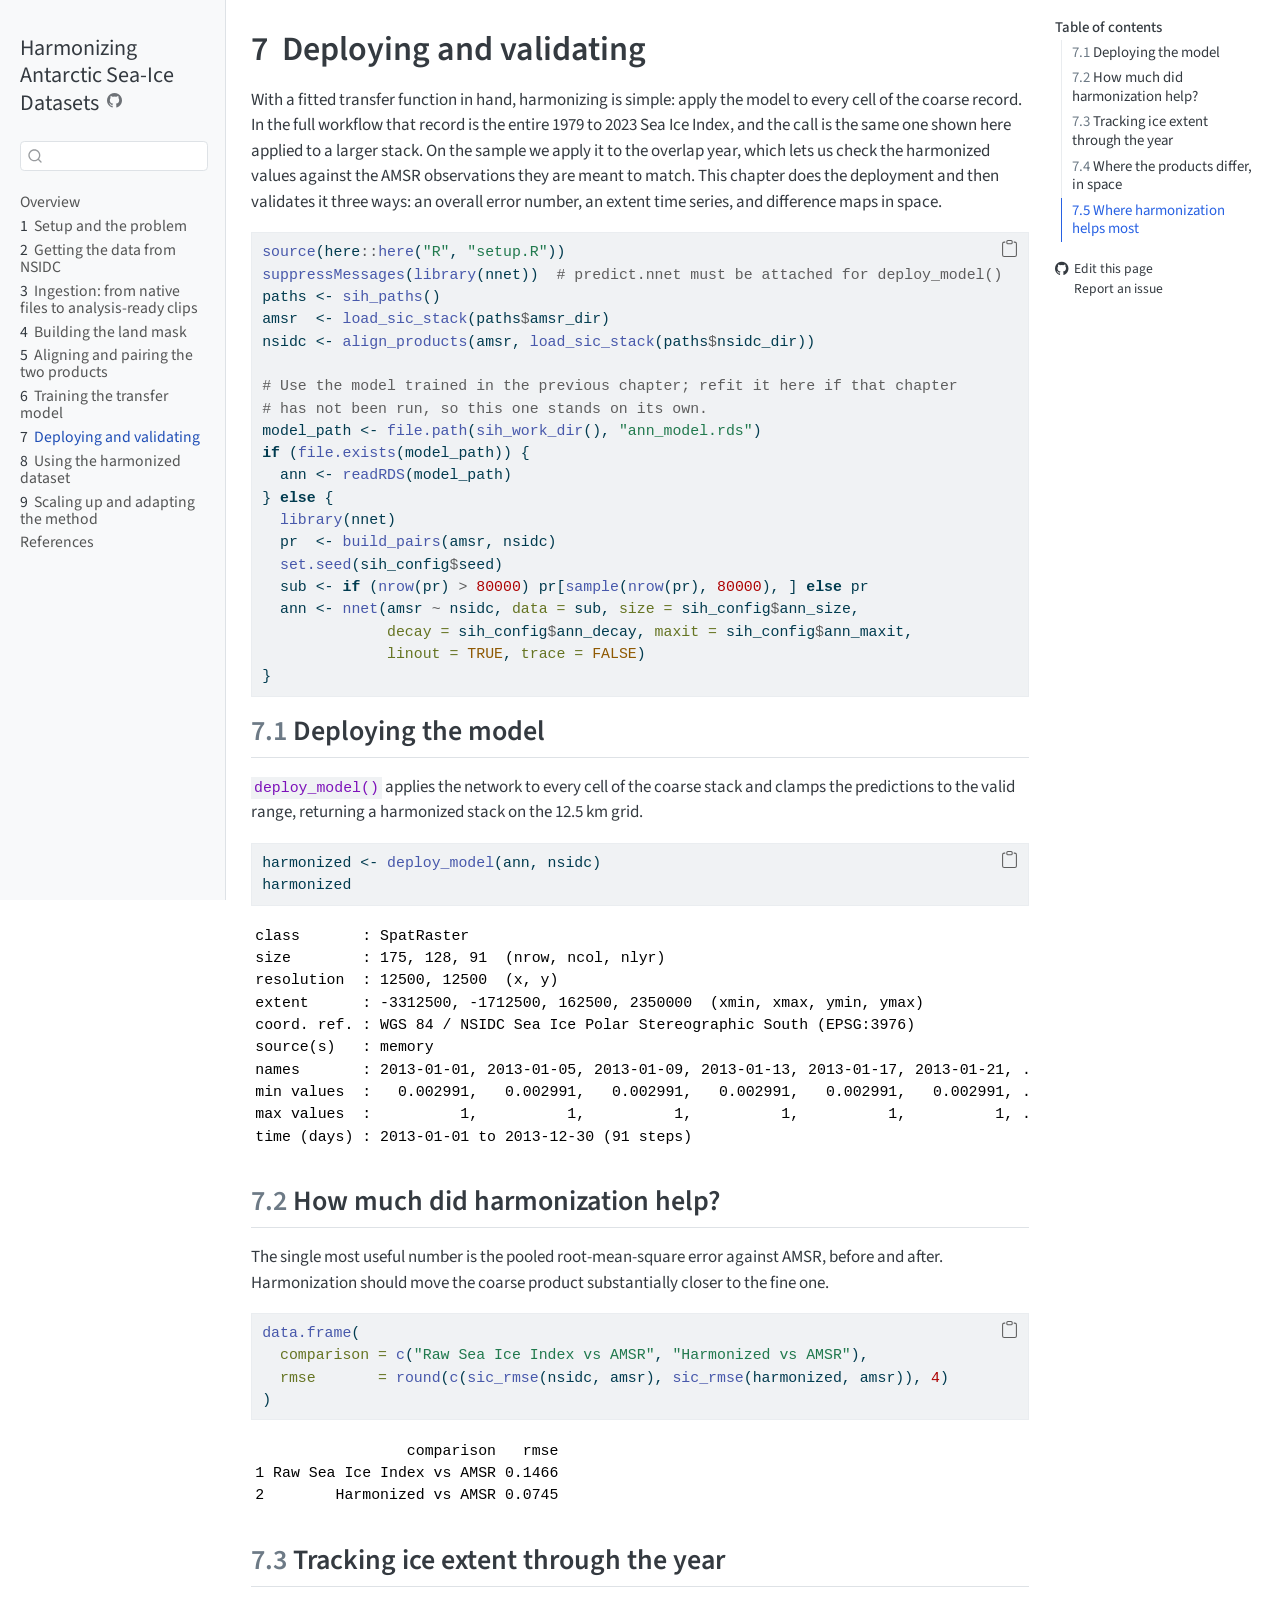
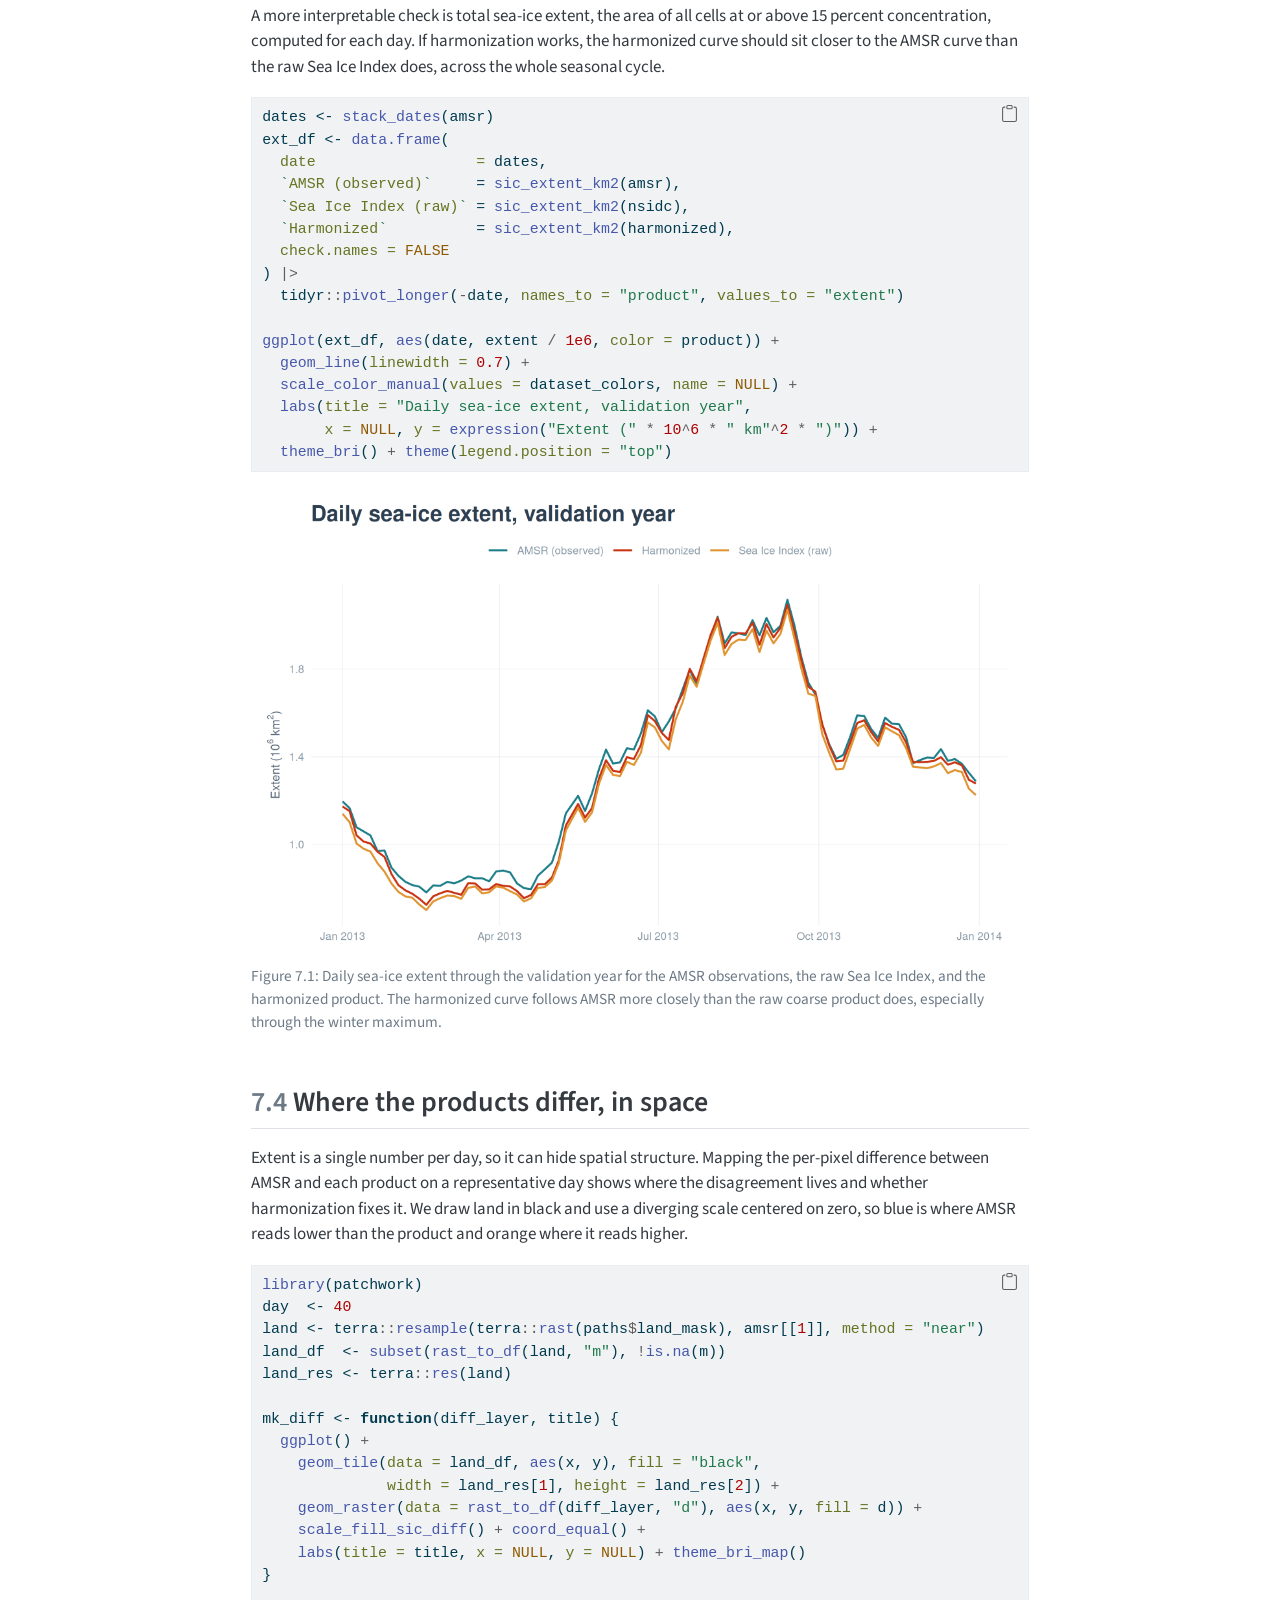
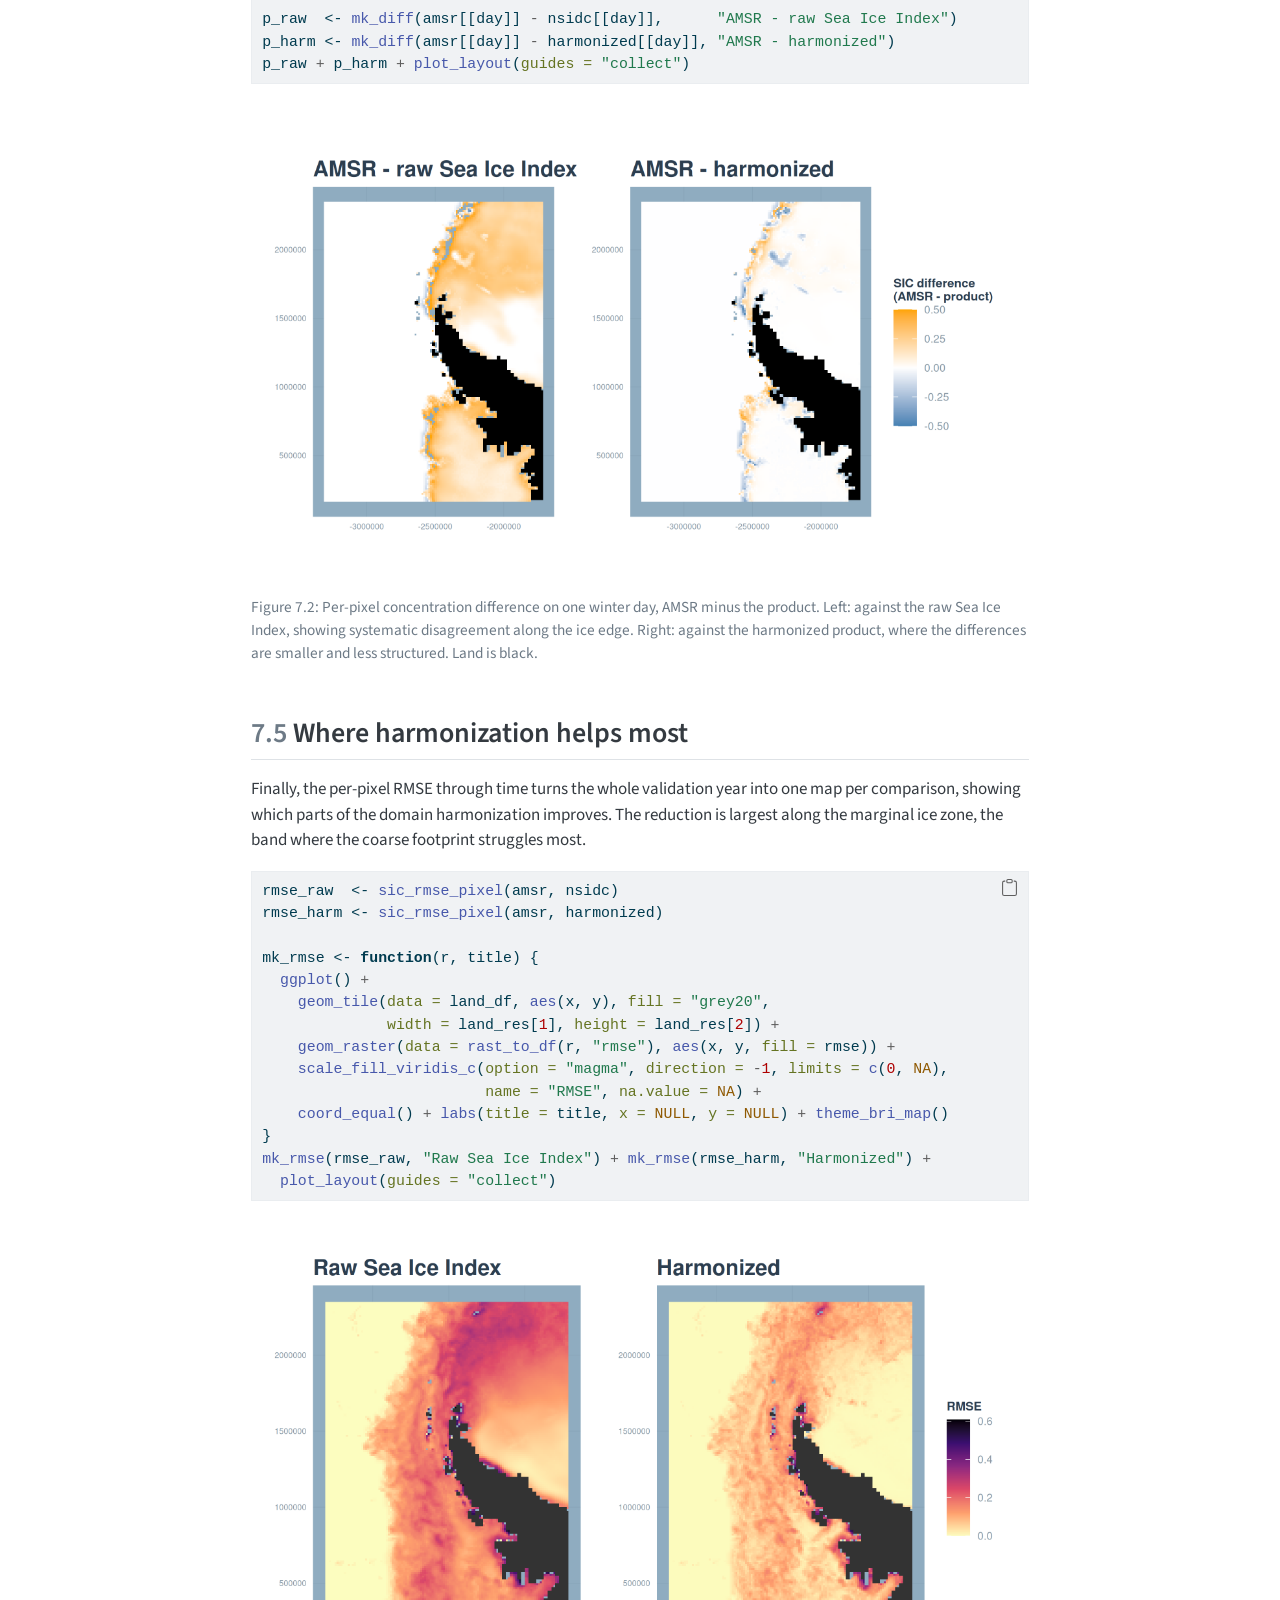
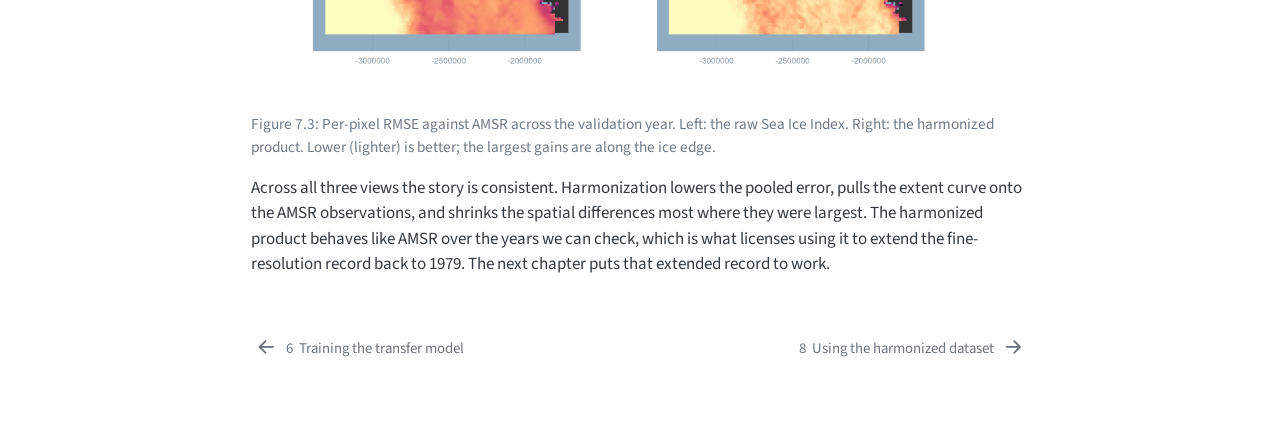
<file: chapters/07-deploy-and-validate.html>
<!DOCTYPE html>
<html xmlns="http://www.w3.org/1999/xhtml" lang="en" xml:lang="en"><head>

<meta charset="utf-8">
<meta name="generator" content="quarto-1.9.38">

<meta name="viewport" content="width=device-width, initial-scale=1.0, user-scalable=yes">


<title>7&nbsp; Deploying and validating – Harmonizing Antarctic Sea-Ice Datasets</title>
<style>
/* Default styles provided by pandoc.
** See https://pandoc.org/MANUAL.html#variables-for-html for config info.
*/
code{white-space: pre-wrap;}
span.smallcaps{font-variant: small-caps;}
div.columns{display: flex; gap: min(4vw, 1.5em);}
div.column{flex: auto; overflow-x: auto;}
div.hanging-indent{margin-left: 1.5em; text-indent: -1.5em;}
ul.task-list{list-style: none;}
ul.task-list li input[type="checkbox"] {
  width: 0.8em;
  margin: 0 0.8em 0.2em -1em; /* quarto-specific, see https://github.com/quarto-dev/quarto-cli/issues/4556 */ 
  vertical-align: middle;
}
/* CSS for syntax highlighting */
html { -webkit-text-size-adjust: 100%; }
pre > code.sourceCode { white-space: pre; position: relative; }
pre > code.sourceCode > span { display: inline-block; line-height: 1.25; }
pre > code.sourceCode > span:empty { height: 1.2em; }
.sourceCode { overflow: visible; }
code.sourceCode > span { color: inherit; text-decoration: inherit; }
div.sourceCode { margin: 1em 0; }
pre.sourceCode { margin: 0; }
@media screen {
div.sourceCode { overflow: auto; }
}
@media print {
pre > code.sourceCode { white-space: pre-wrap; }
pre > code.sourceCode > span { text-indent: -5em; padding-left: 5em; }
}
pre.numberSource code
  { counter-reset: source-line 0; }
pre.numberSource code > span
  { position: relative; left: -4em; counter-increment: source-line; }
pre.numberSource code > span > a:first-child::before
  { content: counter(source-line);
    position: relative; left: -1em; text-align: right; vertical-align: baseline;
    border: none; display: inline-block;
    -webkit-touch-callout: none; -webkit-user-select: none;
    -khtml-user-select: none; -moz-user-select: none;
    -ms-user-select: none; user-select: none;
    padding: 0 4px; width: 4em;
  }
pre.numberSource { margin-left: 3em;  padding-left: 4px; }
div.sourceCode
  {   }
@media screen {
pre > code.sourceCode > span > a:first-child::before { text-decoration: underline; }
}
</style>


<script src="../site_libs/quarto-nav/quarto-nav.js"></script>
<script src="../site_libs/quarto-nav/headroom.min.js"></script>
<script src="../site_libs/clipboard/clipboard.min.js"></script>
<script src="../site_libs/quarto-search/autocomplete.umd.js"></script>
<script src="../site_libs/quarto-search/fuse.min.js"></script>
<script src="../site_libs/quarto-search/quarto-search.js"></script>
<meta name="quarto:offset" content="../">
<link href="../chapters/08-using-harmonized.html" rel="next">
<link href="../chapters/06-train-ann.html" rel="prev">
<script src="../site_libs/quarto-html/quarto.js" type="module"></script>
<script src="../site_libs/quarto-html/tabsets/tabsets.js" type="module"></script>
<script src="../site_libs/quarto-html/popper.min.js"></script>
<script src="../site_libs/quarto-html/tippy.umd.min.js"></script>
<script src="../site_libs/quarto-html/anchor.min.js"></script>
<link href="../site_libs/quarto-html/tippy.css" rel="stylesheet">
<link href="../site_libs/quarto-html/quarto-syntax-highlighting-15634bcf2e68342d4ad2dfa704d543f6.css" rel="stylesheet" id="quarto-text-highlighting-styles">
<script src="../site_libs/bootstrap/bootstrap.min.js"></script>
<link href="../site_libs/bootstrap/bootstrap-icons.css" rel="stylesheet">
<link href="../site_libs/bootstrap/bootstrap-b46251e7dcf17699132ee8d5ea3a66e5.min.css" rel="stylesheet" append-hash="true" id="quarto-bootstrap" data-mode="light">
<script id="quarto-search-options" type="application/json">{
  "location": "sidebar",
  "copy-button": false,
  "collapse-after": 3,
  "panel-placement": "start",
  "type": "textbox",
  "limit": 50,
  "keyboard-shortcut": [
    "f",
    "/",
    "s"
  ],
  "show-item-context": false,
  "language": {
    "search-no-results-text": "No results",
    "search-matching-documents-text": "matching documents",
    "search-copy-link-title": "Copy link to search",
    "search-hide-matches-text": "Hide additional matches",
    "search-more-match-text": "more match in this document",
    "search-more-matches-text": "more matches in this document",
    "search-clear-button-title": "Clear",
    "search-text-placeholder": "",
    "search-detached-cancel-button-title": "Cancel",
    "search-submit-button-title": "Submit",
    "search-label": "Search"
  }
}</script>


</head>

<body class="nav-sidebar docked quarto-light">

<div id="quarto-search-results"></div>
  <header id="quarto-header" class="headroom fixed-top">
  <nav class="quarto-secondary-nav">
    <div class="container-fluid d-flex">
      <button type="button" class="quarto-btn-toggle btn" data-bs-toggle="collapse" role="button" data-bs-target=".quarto-sidebar-collapse-item" aria-controls="quarto-sidebar" aria-expanded="false" aria-label="Toggle sidebar navigation" onclick="if (window.quartoToggleHeadroom) { window.quartoToggleHeadroom(); }">
        <i class="bi bi-layout-text-sidebar-reverse"></i>
      </button>
        <nav class="quarto-page-breadcrumbs" aria-label="breadcrumb"><ol class="breadcrumb"><li class="breadcrumb-item"><a href="../chapters/07-deploy-and-validate.html"><span class="chapter-number">7</span>&nbsp; <span class="chapter-title">Deploying and validating</span></a></li></ol></nav>
        <a class="flex-grow-1" role="navigation" data-bs-toggle="collapse" data-bs-target=".quarto-sidebar-collapse-item" aria-controls="quarto-sidebar" aria-expanded="false" aria-label="Toggle sidebar navigation" onclick="if (window.quartoToggleHeadroom) { window.quartoToggleHeadroom(); }">      
        </a>
      <button type="button" class="btn quarto-search-button" aria-label="Search" onclick="window.quartoOpenSearch();">
        <i class="bi bi-search"></i>
      </button>
    </div>
  </nav>
</header>
<!-- content -->
<div id="quarto-content" class="quarto-container page-columns page-rows-contents page-layout-article">
<!-- sidebar -->
  <nav id="quarto-sidebar" class="sidebar collapse collapse-horizontal quarto-sidebar-collapse-item sidebar-navigation docked overflow-auto">
    <div class="pt-lg-2 mt-2 text-left sidebar-header">
    <div class="sidebar-title mb-0 py-0">
      <a href="../">Harmonizing Antarctic Sea-Ice Datasets</a> 
        <div class="sidebar-tools-main">
    <a href="https://github.com/M-Fox-Wethington/Sea-Ice-Dataset-Harmonization-Tutorial" title="Source Code" class="quarto-navigation-tool px-1" aria-label="Source Code"><i class="bi bi-github"></i></a>
</div>
    </div>
      </div>
        <div class="mt-2 flex-shrink-0 align-items-center">
        <div class="sidebar-search">
        <div id="quarto-search" class="" title="Search"></div>
        </div>
        </div>
    <div class="sidebar-menu-container"> 
    <ul class="list-unstyled mt-1">
        <li class="sidebar-item">
  <div class="sidebar-item-container"> 
  <a href="../index.html" class="sidebar-item-text sidebar-link">
 <span class="menu-text">Overview</span></a>
  </div>
</li>
        <li class="sidebar-item">
  <div class="sidebar-item-container"> 
  <a href="../chapters/01-setup.html" class="sidebar-item-text sidebar-link">
 <span class="menu-text"><span class="chapter-number">1</span>&nbsp; <span class="chapter-title">Setup and the problem</span></span></a>
  </div>
</li>
        <li class="sidebar-item">
  <div class="sidebar-item-container"> 
  <a href="../chapters/02-getting-data.html" class="sidebar-item-text sidebar-link">
 <span class="menu-text"><span class="chapter-number">2</span>&nbsp; <span class="chapter-title">Getting the data from NSIDC</span></span></a>
  </div>
</li>
        <li class="sidebar-item">
  <div class="sidebar-item-container"> 
  <a href="../chapters/03-ingestion.html" class="sidebar-item-text sidebar-link">
 <span class="menu-text"><span class="chapter-number">3</span>&nbsp; <span class="chapter-title">Ingestion: from native files to analysis-ready clips</span></span></a>
  </div>
</li>
        <li class="sidebar-item">
  <div class="sidebar-item-container"> 
  <a href="../chapters/04-land-mask.html" class="sidebar-item-text sidebar-link">
 <span class="menu-text"><span class="chapter-number">4</span>&nbsp; <span class="chapter-title">Building the land mask</span></span></a>
  </div>
</li>
        <li class="sidebar-item">
  <div class="sidebar-item-container"> 
  <a href="../chapters/05-align-and-pair.html" class="sidebar-item-text sidebar-link">
 <span class="menu-text"><span class="chapter-number">5</span>&nbsp; <span class="chapter-title">Aligning and pairing the two products</span></span></a>
  </div>
</li>
        <li class="sidebar-item">
  <div class="sidebar-item-container"> 
  <a href="../chapters/06-train-ann.html" class="sidebar-item-text sidebar-link">
 <span class="menu-text"><span class="chapter-number">6</span>&nbsp; <span class="chapter-title">Training the transfer model</span></span></a>
  </div>
</li>
        <li class="sidebar-item">
  <div class="sidebar-item-container"> 
  <a href="../chapters/07-deploy-and-validate.html" class="sidebar-item-text sidebar-link active">
 <span class="menu-text"><span class="chapter-number">7</span>&nbsp; <span class="chapter-title">Deploying and validating</span></span></a>
  </div>
</li>
        <li class="sidebar-item">
  <div class="sidebar-item-container"> 
  <a href="../chapters/08-using-harmonized.html" class="sidebar-item-text sidebar-link">
 <span class="menu-text"><span class="chapter-number">8</span>&nbsp; <span class="chapter-title">Using the harmonized dataset</span></span></a>
  </div>
</li>
        <li class="sidebar-item">
  <div class="sidebar-item-container"> 
  <a href="../chapters/09-scaling-up.html" class="sidebar-item-text sidebar-link">
 <span class="menu-text"><span class="chapter-number">9</span>&nbsp; <span class="chapter-title">Scaling up and adapting the method</span></span></a>
  </div>
</li>
        <li class="sidebar-item">
  <div class="sidebar-item-container"> 
  <a href="../references.html" class="sidebar-item-text sidebar-link">
 <span class="menu-text">References</span></a>
  </div>
</li>
    </ul>
    </div>
</nav>
<div id="quarto-sidebar-glass" class="quarto-sidebar-collapse-item" data-bs-toggle="collapse" data-bs-target=".quarto-sidebar-collapse-item"></div>
<!-- margin-sidebar -->
    <div id="quarto-margin-sidebar" class="sidebar margin-sidebar">
        <nav id="TOC" role="doc-toc" class="toc-active">
    <h2 id="toc-title">Table of contents</h2>
   
  <ul>
  <li><a href="#deploying-the-model" id="toc-deploying-the-model" class="nav-link active" data-scroll-target="#deploying-the-model"><span class="header-section-number">7.1</span> Deploying the model</a></li>
  <li><a href="#how-much-did-harmonization-help" id="toc-how-much-did-harmonization-help" class="nav-link" data-scroll-target="#how-much-did-harmonization-help"><span class="header-section-number">7.2</span> How much did harmonization help?</a></li>
  <li><a href="#tracking-ice-extent-through-the-year" id="toc-tracking-ice-extent-through-the-year" class="nav-link" data-scroll-target="#tracking-ice-extent-through-the-year"><span class="header-section-number">7.3</span> Tracking ice extent through the year</a></li>
  <li><a href="#where-the-products-differ-in-space" id="toc-where-the-products-differ-in-space" class="nav-link" data-scroll-target="#where-the-products-differ-in-space"><span class="header-section-number">7.4</span> Where the products differ, in space</a></li>
  <li><a href="#where-harmonization-helps-most" id="toc-where-harmonization-helps-most" class="nav-link" data-scroll-target="#where-harmonization-helps-most"><span class="header-section-number">7.5</span> Where harmonization helps most</a></li>
  </ul>
<div class="toc-actions"><ul><li><a href="https://github.com/M-Fox-Wethington/Sea-Ice-Dataset-Harmonization-Tutorial/edit/main/chapters/07-deploy-and-validate.qmd" class="toc-action"><i class="bi bi-github"></i>Edit this page</a></li><li><a href="https://github.com/M-Fox-Wethington/Sea-Ice-Dataset-Harmonization-Tutorial/issues/new" class="toc-action"><i class="bi empty"></i>Report an issue</a></li></ul></div></nav>
    </div>
<!-- main -->
<main class="content" id="quarto-document-content">

<header id="title-block-header" class="quarto-title-block default">
<div class="quarto-title">
<h1 class="title"><span id="sec-validate" class="quarto-section-identifier"><span class="chapter-number">7</span>&nbsp; <span class="chapter-title">Deploying and validating</span></span></h1>
</div>



<div class="quarto-title-meta">

    
  
    
  </div>
  


</header>


<p>With a fitted transfer function in hand, harmonizing is simple: apply the model to every cell of the coarse record. In the full workflow that record is the entire 1979 to 2023 Sea Ice Index, and the call is the same one shown here applied to a larger stack. On the sample we apply it to the overlap year, which lets us check the harmonized values against the AMSR observations they are meant to match. This chapter does the deployment and then validates it three ways: an overall error number, an extent time series, and difference maps in space.</p>
<div class="cell">
<div class="code-copy-outer-scaffold"><div class="sourceCode cell-code" id="cb1"><pre class="sourceCode r code-with-copy"><code class="sourceCode r"><span id="cb1-1"><a href="#cb1-1" aria-hidden="true" tabindex="-1"></a><span class="fu">source</span>(here<span class="sc">::</span><span class="fu">here</span>(<span class="st">"R"</span>, <span class="st">"setup.R"</span>))</span>
<span id="cb1-2"><a href="#cb1-2" aria-hidden="true" tabindex="-1"></a><span class="fu">suppressMessages</span>(<span class="fu">library</span>(nnet))  <span class="co"># predict.nnet must be attached for deploy_model()</span></span>
<span id="cb1-3"><a href="#cb1-3" aria-hidden="true" tabindex="-1"></a>paths <span class="ot">&lt;-</span> <span class="fu">sih_paths</span>()</span>
<span id="cb1-4"><a href="#cb1-4" aria-hidden="true" tabindex="-1"></a>amsr  <span class="ot">&lt;-</span> <span class="fu">load_sic_stack</span>(paths<span class="sc">$</span>amsr_dir)</span>
<span id="cb1-5"><a href="#cb1-5" aria-hidden="true" tabindex="-1"></a>nsidc <span class="ot">&lt;-</span> <span class="fu">align_products</span>(amsr, <span class="fu">load_sic_stack</span>(paths<span class="sc">$</span>nsidc_dir))</span>
<span id="cb1-6"><a href="#cb1-6" aria-hidden="true" tabindex="-1"></a></span>
<span id="cb1-7"><a href="#cb1-7" aria-hidden="true" tabindex="-1"></a><span class="co"># Use the model trained in the previous chapter; refit it here if that chapter</span></span>
<span id="cb1-8"><a href="#cb1-8" aria-hidden="true" tabindex="-1"></a><span class="co"># has not been run, so this one stands on its own.</span></span>
<span id="cb1-9"><a href="#cb1-9" aria-hidden="true" tabindex="-1"></a>model_path <span class="ot">&lt;-</span> <span class="fu">file.path</span>(<span class="fu">sih_work_dir</span>(), <span class="st">"ann_model.rds"</span>)</span>
<span id="cb1-10"><a href="#cb1-10" aria-hidden="true" tabindex="-1"></a><span class="cf">if</span> (<span class="fu">file.exists</span>(model_path)) {</span>
<span id="cb1-11"><a href="#cb1-11" aria-hidden="true" tabindex="-1"></a>  ann <span class="ot">&lt;-</span> <span class="fu">readRDS</span>(model_path)</span>
<span id="cb1-12"><a href="#cb1-12" aria-hidden="true" tabindex="-1"></a>} <span class="cf">else</span> {</span>
<span id="cb1-13"><a href="#cb1-13" aria-hidden="true" tabindex="-1"></a>  <span class="fu">library</span>(nnet)</span>
<span id="cb1-14"><a href="#cb1-14" aria-hidden="true" tabindex="-1"></a>  pr  <span class="ot">&lt;-</span> <span class="fu">build_pairs</span>(amsr, nsidc)</span>
<span id="cb1-15"><a href="#cb1-15" aria-hidden="true" tabindex="-1"></a>  <span class="fu">set.seed</span>(sih_config<span class="sc">$</span>seed)</span>
<span id="cb1-16"><a href="#cb1-16" aria-hidden="true" tabindex="-1"></a>  sub <span class="ot">&lt;-</span> <span class="cf">if</span> (<span class="fu">nrow</span>(pr) <span class="sc">&gt;</span> <span class="dv">80000</span>) pr[<span class="fu">sample</span>(<span class="fu">nrow</span>(pr), <span class="dv">80000</span>), ] <span class="cf">else</span> pr</span>
<span id="cb1-17"><a href="#cb1-17" aria-hidden="true" tabindex="-1"></a>  ann <span class="ot">&lt;-</span> <span class="fu">nnet</span>(amsr <span class="sc">~</span> nsidc, <span class="at">data =</span> sub, <span class="at">size =</span> sih_config<span class="sc">$</span>ann_size,</span>
<span id="cb1-18"><a href="#cb1-18" aria-hidden="true" tabindex="-1"></a>              <span class="at">decay =</span> sih_config<span class="sc">$</span>ann_decay, <span class="at">maxit =</span> sih_config<span class="sc">$</span>ann_maxit,</span>
<span id="cb1-19"><a href="#cb1-19" aria-hidden="true" tabindex="-1"></a>              <span class="at">linout =</span> <span class="cn">TRUE</span>, <span class="at">trace =</span> <span class="cn">FALSE</span>)</span>
<span id="cb1-20"><a href="#cb1-20" aria-hidden="true" tabindex="-1"></a>}</span></code></pre></div><button title="Copy to Clipboard" class="code-copy-button"><i class="bi"></i></button></div>
</div>
<section id="deploying-the-model" class="level2" data-number="7.1">
<h2 data-number="7.1" class="anchored" data-anchor-id="deploying-the-model"><span class="header-section-number">7.1</span> Deploying the model</h2>
<p><code>deploy_model()</code> applies the network to every cell of the coarse stack and clamps the predictions to the valid range, returning a harmonized stack on the 12.5 km grid.</p>
<div class="cell">
<div class="code-copy-outer-scaffold"><div class="sourceCode cell-code" id="cb2"><pre class="sourceCode r code-with-copy"><code class="sourceCode r"><span id="cb2-1"><a href="#cb2-1" aria-hidden="true" tabindex="-1"></a>harmonized <span class="ot">&lt;-</span> <span class="fu">deploy_model</span>(ann, nsidc)</span>
<span id="cb2-2"><a href="#cb2-2" aria-hidden="true" tabindex="-1"></a>harmonized</span></code></pre></div><button title="Copy to Clipboard" class="code-copy-button"><i class="bi"></i></button></div>
<div class="cell-output cell-output-stdout">
<pre><code>class       : SpatRaster
size        : 175, 128, 91  (nrow, ncol, nlyr)
resolution  : 12500, 12500  (x, y)
extent      : -3312500, -1712500, 162500, 2350000  (xmin, xmax, ymin, ymax)
coord. ref. : WGS 84 / NSIDC Sea Ice Polar Stereographic South (EPSG:3976)
source(s)   : memory
names       : 2013-01-01, 2013-01-05, 2013-01-09, 2013-01-13, 2013-01-17, 2013-01-21, ...
min values  :   0.002991,   0.002991,   0.002991,   0.002991,   0.002991,   0.002991, ...
max values  :          1,          1,          1,          1,          1,          1, ...
time (days) : 2013-01-01 to 2013-12-30 (91 steps)</code></pre>
</div>
</div>
</section>
<section id="how-much-did-harmonization-help" class="level2" data-number="7.2">
<h2 data-number="7.2" class="anchored" data-anchor-id="how-much-did-harmonization-help"><span class="header-section-number">7.2</span> How much did harmonization help?</h2>
<p>The single most useful number is the pooled root-mean-square error against AMSR, before and after. Harmonization should move the coarse product substantially closer to the fine one.</p>
<div class="cell">
<div class="code-copy-outer-scaffold"><div class="sourceCode cell-code" id="cb4"><pre class="sourceCode r code-with-copy"><code class="sourceCode r"><span id="cb4-1"><a href="#cb4-1" aria-hidden="true" tabindex="-1"></a><span class="fu">data.frame</span>(</span>
<span id="cb4-2"><a href="#cb4-2" aria-hidden="true" tabindex="-1"></a>  <span class="at">comparison =</span> <span class="fu">c</span>(<span class="st">"Raw Sea Ice Index vs AMSR"</span>, <span class="st">"Harmonized vs AMSR"</span>),</span>
<span id="cb4-3"><a href="#cb4-3" aria-hidden="true" tabindex="-1"></a>  <span class="at">rmse       =</span> <span class="fu">round</span>(<span class="fu">c</span>(<span class="fu">sic_rmse</span>(nsidc, amsr), <span class="fu">sic_rmse</span>(harmonized, amsr)), <span class="dv">4</span>)</span>
<span id="cb4-4"><a href="#cb4-4" aria-hidden="true" tabindex="-1"></a>)</span></code></pre></div><button title="Copy to Clipboard" class="code-copy-button"><i class="bi"></i></button></div>
<div class="cell-output cell-output-stdout">
<pre><code>                 comparison   rmse
1 Raw Sea Ice Index vs AMSR 0.1466
2        Harmonized vs AMSR 0.0745</code></pre>
</div>
</div>
</section>
<section id="tracking-ice-extent-through-the-year" class="level2" data-number="7.3">
<h2 data-number="7.3" class="anchored" data-anchor-id="tracking-ice-extent-through-the-year"><span class="header-section-number">7.3</span> Tracking ice extent through the year</h2>
<p>A more interpretable check is total sea-ice extent, the area of all cells at or above 15 percent concentration, computed for each day. If harmonization works, the harmonized curve should sit closer to the AMSR curve than the raw Sea Ice Index does, across the whole seasonal cycle.</p>
<div class="cell">
<div class="code-copy-outer-scaffold"><div class="sourceCode cell-code" id="cb6"><pre class="sourceCode r code-with-copy"><code class="sourceCode r"><span id="cb6-1"><a href="#cb6-1" aria-hidden="true" tabindex="-1"></a>dates <span class="ot">&lt;-</span> <span class="fu">stack_dates</span>(amsr)</span>
<span id="cb6-2"><a href="#cb6-2" aria-hidden="true" tabindex="-1"></a>ext_df <span class="ot">&lt;-</span> <span class="fu">data.frame</span>(</span>
<span id="cb6-3"><a href="#cb6-3" aria-hidden="true" tabindex="-1"></a>  <span class="at">date                  =</span> dates,</span>
<span id="cb6-4"><a href="#cb6-4" aria-hidden="true" tabindex="-1"></a>  <span class="st">`</span><span class="at">AMSR (observed)</span><span class="st">`</span>     <span class="ot">=</span> <span class="fu">sic_extent_km2</span>(amsr),</span>
<span id="cb6-5"><a href="#cb6-5" aria-hidden="true" tabindex="-1"></a>  <span class="st">`</span><span class="at">Sea Ice Index (raw)</span><span class="st">`</span> <span class="ot">=</span> <span class="fu">sic_extent_km2</span>(nsidc),</span>
<span id="cb6-6"><a href="#cb6-6" aria-hidden="true" tabindex="-1"></a>  <span class="st">`</span><span class="at">Harmonized</span><span class="st">`</span>          <span class="ot">=</span> <span class="fu">sic_extent_km2</span>(harmonized),</span>
<span id="cb6-7"><a href="#cb6-7" aria-hidden="true" tabindex="-1"></a>  <span class="at">check.names =</span> <span class="cn">FALSE</span></span>
<span id="cb6-8"><a href="#cb6-8" aria-hidden="true" tabindex="-1"></a>) <span class="sc">|&gt;</span></span>
<span id="cb6-9"><a href="#cb6-9" aria-hidden="true" tabindex="-1"></a>  tidyr<span class="sc">::</span><span class="fu">pivot_longer</span>(<span class="sc">-</span>date, <span class="at">names_to =</span> <span class="st">"product"</span>, <span class="at">values_to =</span> <span class="st">"extent"</span>)</span>
<span id="cb6-10"><a href="#cb6-10" aria-hidden="true" tabindex="-1"></a></span>
<span id="cb6-11"><a href="#cb6-11" aria-hidden="true" tabindex="-1"></a><span class="fu">ggplot</span>(ext_df, <span class="fu">aes</span>(date, extent <span class="sc">/</span> <span class="fl">1e6</span>, <span class="at">color =</span> product)) <span class="sc">+</span></span>
<span id="cb6-12"><a href="#cb6-12" aria-hidden="true" tabindex="-1"></a>  <span class="fu">geom_line</span>(<span class="at">linewidth =</span> <span class="fl">0.7</span>) <span class="sc">+</span></span>
<span id="cb6-13"><a href="#cb6-13" aria-hidden="true" tabindex="-1"></a>  <span class="fu">scale_color_manual</span>(<span class="at">values =</span> dataset_colors, <span class="at">name =</span> <span class="cn">NULL</span>) <span class="sc">+</span></span>
<span id="cb6-14"><a href="#cb6-14" aria-hidden="true" tabindex="-1"></a>  <span class="fu">labs</span>(<span class="at">title =</span> <span class="st">"Daily sea-ice extent, validation year"</span>,</span>
<span id="cb6-15"><a href="#cb6-15" aria-hidden="true" tabindex="-1"></a>       <span class="at">x =</span> <span class="cn">NULL</span>, <span class="at">y =</span> <span class="fu">expression</span>(<span class="st">"Extent ("</span> <span class="sc">*</span> <span class="dv">10</span><span class="sc">^</span><span class="dv">6</span> <span class="sc">*</span> <span class="st">" km"</span><span class="sc">^</span><span class="dv">2</span> <span class="sc">*</span> <span class="st">")"</span>)) <span class="sc">+</span></span>
<span id="cb6-16"><a href="#cb6-16" aria-hidden="true" tabindex="-1"></a>  <span class="fu">theme_bri</span>() <span class="sc">+</span> <span class="fu">theme</span>(<span class="at">legend.position =</span> <span class="st">"top"</span>)</span></code></pre></div><button title="Copy to Clipboard" class="code-copy-button"><i class="bi"></i></button></div>
<div class="cell-output-display">
<div id="fig-extent" class="quarto-float quarto-figure quarto-figure-center anchored">
<figure class="quarto-float quarto-float-fig figure">
<div aria-describedby="fig-extent-caption-0ceaefa1-69ba-4598-a22c-09a6ac19f8ca">
<img src="07-deploy-and-validate_files/figure-html/fig-extent-1.png" class="img-fluid figure-img" width="1200">
</div>
<figcaption class="quarto-float-caption-bottom quarto-float-caption quarto-float-fig" id="fig-extent-caption-0ceaefa1-69ba-4598-a22c-09a6ac19f8ca">
Figure&nbsp;7.1: Daily sea-ice extent through the validation year for the AMSR observations, the raw Sea Ice Index, and the harmonized product. The harmonized curve follows AMSR more closely than the raw coarse product does, especially through the winter maximum.
</figcaption>
</figure>
</div>
</div>
</div>
</section>
<section id="where-the-products-differ-in-space" class="level2" data-number="7.4">
<h2 data-number="7.4" class="anchored" data-anchor-id="where-the-products-differ-in-space"><span class="header-section-number">7.4</span> Where the products differ, in space</h2>
<p>Extent is a single number per day, so it can hide spatial structure. Mapping the per-pixel difference between AMSR and each product on a representative day shows where the disagreement lives and whether harmonization fixes it. We draw land in black and use a diverging scale centered on zero, so blue is where AMSR reads lower than the product and orange where it reads higher.</p>
<div class="cell">
<div class="code-copy-outer-scaffold"><div class="sourceCode cell-code" id="cb7"><pre class="sourceCode r code-with-copy"><code class="sourceCode r"><span id="cb7-1"><a href="#cb7-1" aria-hidden="true" tabindex="-1"></a><span class="fu">library</span>(patchwork)</span>
<span id="cb7-2"><a href="#cb7-2" aria-hidden="true" tabindex="-1"></a>day  <span class="ot">&lt;-</span> <span class="dv">40</span></span>
<span id="cb7-3"><a href="#cb7-3" aria-hidden="true" tabindex="-1"></a>land <span class="ot">&lt;-</span> terra<span class="sc">::</span><span class="fu">resample</span>(terra<span class="sc">::</span><span class="fu">rast</span>(paths<span class="sc">$</span>land_mask), amsr[[<span class="dv">1</span>]], <span class="at">method =</span> <span class="st">"near"</span>)</span>
<span id="cb7-4"><a href="#cb7-4" aria-hidden="true" tabindex="-1"></a>land_df  <span class="ot">&lt;-</span> <span class="fu">subset</span>(<span class="fu">rast_to_df</span>(land, <span class="st">"m"</span>), <span class="sc">!</span><span class="fu">is.na</span>(m))</span>
<span id="cb7-5"><a href="#cb7-5" aria-hidden="true" tabindex="-1"></a>land_res <span class="ot">&lt;-</span> terra<span class="sc">::</span><span class="fu">res</span>(land)</span>
<span id="cb7-6"><a href="#cb7-6" aria-hidden="true" tabindex="-1"></a></span>
<span id="cb7-7"><a href="#cb7-7" aria-hidden="true" tabindex="-1"></a>mk_diff <span class="ot">&lt;-</span> <span class="cf">function</span>(diff_layer, title) {</span>
<span id="cb7-8"><a href="#cb7-8" aria-hidden="true" tabindex="-1"></a>  <span class="fu">ggplot</span>() <span class="sc">+</span></span>
<span id="cb7-9"><a href="#cb7-9" aria-hidden="true" tabindex="-1"></a>    <span class="fu">geom_tile</span>(<span class="at">data =</span> land_df, <span class="fu">aes</span>(x, y), <span class="at">fill =</span> <span class="st">"black"</span>,</span>
<span id="cb7-10"><a href="#cb7-10" aria-hidden="true" tabindex="-1"></a>              <span class="at">width =</span> land_res[<span class="dv">1</span>], <span class="at">height =</span> land_res[<span class="dv">2</span>]) <span class="sc">+</span></span>
<span id="cb7-11"><a href="#cb7-11" aria-hidden="true" tabindex="-1"></a>    <span class="fu">geom_raster</span>(<span class="at">data =</span> <span class="fu">rast_to_df</span>(diff_layer, <span class="st">"d"</span>), <span class="fu">aes</span>(x, y, <span class="at">fill =</span> d)) <span class="sc">+</span></span>
<span id="cb7-12"><a href="#cb7-12" aria-hidden="true" tabindex="-1"></a>    <span class="fu">scale_fill_sic_diff</span>() <span class="sc">+</span> <span class="fu">coord_equal</span>() <span class="sc">+</span></span>
<span id="cb7-13"><a href="#cb7-13" aria-hidden="true" tabindex="-1"></a>    <span class="fu">labs</span>(<span class="at">title =</span> title, <span class="at">x =</span> <span class="cn">NULL</span>, <span class="at">y =</span> <span class="cn">NULL</span>) <span class="sc">+</span> <span class="fu">theme_bri_map</span>()</span>
<span id="cb7-14"><a href="#cb7-14" aria-hidden="true" tabindex="-1"></a>}</span>
<span id="cb7-15"><a href="#cb7-15" aria-hidden="true" tabindex="-1"></a></span>
<span id="cb7-16"><a href="#cb7-16" aria-hidden="true" tabindex="-1"></a>p_raw  <span class="ot">&lt;-</span> <span class="fu">mk_diff</span>(amsr[[day]] <span class="sc">-</span> nsidc[[day]],      <span class="st">"AMSR - raw Sea Ice Index"</span>)</span>
<span id="cb7-17"><a href="#cb7-17" aria-hidden="true" tabindex="-1"></a>p_harm <span class="ot">&lt;-</span> <span class="fu">mk_diff</span>(amsr[[day]] <span class="sc">-</span> harmonized[[day]], <span class="st">"AMSR - harmonized"</span>)</span>
<span id="cb7-18"><a href="#cb7-18" aria-hidden="true" tabindex="-1"></a>p_raw <span class="sc">+</span> p_harm <span class="sc">+</span> <span class="fu">plot_layout</span>(<span class="at">guides =</span> <span class="st">"collect"</span>)</span></code></pre></div><button title="Copy to Clipboard" class="code-copy-button"><i class="bi"></i></button></div>
<div class="cell-output-display">
<div id="fig-diff-maps" class="quarto-float quarto-figure quarto-figure-center anchored">
<figure class="quarto-float quarto-float-fig figure">
<div aria-describedby="fig-diff-maps-caption-0ceaefa1-69ba-4598-a22c-09a6ac19f8ca">
<img src="07-deploy-and-validate_files/figure-html/fig-diff-maps-1.png" class="img-fluid figure-img" width="1200">
</div>
<figcaption class="quarto-float-caption-bottom quarto-float-caption quarto-float-fig" id="fig-diff-maps-caption-0ceaefa1-69ba-4598-a22c-09a6ac19f8ca">
Figure&nbsp;7.2: Per-pixel concentration difference on one winter day, AMSR minus the product. Left: against the raw Sea Ice Index, showing systematic disagreement along the ice edge. Right: against the harmonized product, where the differences are smaller and less structured. Land is black.
</figcaption>
</figure>
</div>
</div>
</div>
</section>
<section id="where-harmonization-helps-most" class="level2" data-number="7.5">
<h2 data-number="7.5" class="anchored" data-anchor-id="where-harmonization-helps-most"><span class="header-section-number">7.5</span> Where harmonization helps most</h2>
<p>Finally, the per-pixel RMSE through time turns the whole validation year into one map per comparison, showing which parts of the domain harmonization improves. The reduction is largest along the marginal ice zone, the band where the coarse footprint struggles most.</p>
<div class="cell">
<div class="code-copy-outer-scaffold"><div class="sourceCode cell-code" id="cb8"><pre class="sourceCode r code-with-copy"><code class="sourceCode r"><span id="cb8-1"><a href="#cb8-1" aria-hidden="true" tabindex="-1"></a>rmse_raw  <span class="ot">&lt;-</span> <span class="fu">sic_rmse_pixel</span>(amsr, nsidc)</span>
<span id="cb8-2"><a href="#cb8-2" aria-hidden="true" tabindex="-1"></a>rmse_harm <span class="ot">&lt;-</span> <span class="fu">sic_rmse_pixel</span>(amsr, harmonized)</span>
<span id="cb8-3"><a href="#cb8-3" aria-hidden="true" tabindex="-1"></a></span>
<span id="cb8-4"><a href="#cb8-4" aria-hidden="true" tabindex="-1"></a>mk_rmse <span class="ot">&lt;-</span> <span class="cf">function</span>(r, title) {</span>
<span id="cb8-5"><a href="#cb8-5" aria-hidden="true" tabindex="-1"></a>  <span class="fu">ggplot</span>() <span class="sc">+</span></span>
<span id="cb8-6"><a href="#cb8-6" aria-hidden="true" tabindex="-1"></a>    <span class="fu">geom_tile</span>(<span class="at">data =</span> land_df, <span class="fu">aes</span>(x, y), <span class="at">fill =</span> <span class="st">"grey20"</span>,</span>
<span id="cb8-7"><a href="#cb8-7" aria-hidden="true" tabindex="-1"></a>              <span class="at">width =</span> land_res[<span class="dv">1</span>], <span class="at">height =</span> land_res[<span class="dv">2</span>]) <span class="sc">+</span></span>
<span id="cb8-8"><a href="#cb8-8" aria-hidden="true" tabindex="-1"></a>    <span class="fu">geom_raster</span>(<span class="at">data =</span> <span class="fu">rast_to_df</span>(r, <span class="st">"rmse"</span>), <span class="fu">aes</span>(x, y, <span class="at">fill =</span> rmse)) <span class="sc">+</span></span>
<span id="cb8-9"><a href="#cb8-9" aria-hidden="true" tabindex="-1"></a>    <span class="fu">scale_fill_viridis_c</span>(<span class="at">option =</span> <span class="st">"magma"</span>, <span class="at">direction =</span> <span class="sc">-</span><span class="dv">1</span>, <span class="at">limits =</span> <span class="fu">c</span>(<span class="dv">0</span>, <span class="cn">NA</span>),</span>
<span id="cb8-10"><a href="#cb8-10" aria-hidden="true" tabindex="-1"></a>                         <span class="at">name =</span> <span class="st">"RMSE"</span>, <span class="at">na.value =</span> <span class="cn">NA</span>) <span class="sc">+</span></span>
<span id="cb8-11"><a href="#cb8-11" aria-hidden="true" tabindex="-1"></a>    <span class="fu">coord_equal</span>() <span class="sc">+</span> <span class="fu">labs</span>(<span class="at">title =</span> title, <span class="at">x =</span> <span class="cn">NULL</span>, <span class="at">y =</span> <span class="cn">NULL</span>) <span class="sc">+</span> <span class="fu">theme_bri_map</span>()</span>
<span id="cb8-12"><a href="#cb8-12" aria-hidden="true" tabindex="-1"></a>}</span>
<span id="cb8-13"><a href="#cb8-13" aria-hidden="true" tabindex="-1"></a><span class="fu">mk_rmse</span>(rmse_raw, <span class="st">"Raw Sea Ice Index"</span>) <span class="sc">+</span> <span class="fu">mk_rmse</span>(rmse_harm, <span class="st">"Harmonized"</span>) <span class="sc">+</span></span>
<span id="cb8-14"><a href="#cb8-14" aria-hidden="true" tabindex="-1"></a>  <span class="fu">plot_layout</span>(<span class="at">guides =</span> <span class="st">"collect"</span>)</span></code></pre></div><button title="Copy to Clipboard" class="code-copy-button"><i class="bi"></i></button></div>
<div class="cell-output-display">
<div id="fig-rmse-maps" class="quarto-float quarto-figure quarto-figure-center anchored">
<figure class="quarto-float quarto-float-fig figure">
<div aria-describedby="fig-rmse-maps-caption-0ceaefa1-69ba-4598-a22c-09a6ac19f8ca">
<img src="07-deploy-and-validate_files/figure-html/fig-rmse-maps-1.png" class="img-fluid figure-img" width="1200">
</div>
<figcaption class="quarto-float-caption-bottom quarto-float-caption quarto-float-fig" id="fig-rmse-maps-caption-0ceaefa1-69ba-4598-a22c-09a6ac19f8ca">
Figure&nbsp;7.3: Per-pixel RMSE against AMSR across the validation year. Left: the raw Sea Ice Index. Right: the harmonized product. Lower (lighter) is better; the largest gains are along the ice edge.
</figcaption>
</figure>
</div>
</div>
</div>
<p>Across all three views the story is consistent. Harmonization lowers the pooled error, pulls the extent curve onto the AMSR observations, and shrinks the spatial differences most where they were largest. The harmonized product behaves like AMSR over the years we can check, which is what licenses using it to extend the fine-resolution record back to 1979. The next chapter puts that extended record to work.</p>


</section>

</main> <!-- /main -->
<script id="quarto-html-after-body" type="application/javascript">
  window.document.addEventListener("DOMContentLoaded", function (event) {
    const icon = "";
    const anchorJS = new window.AnchorJS();
    anchorJS.options = {
      placement: 'right',
      icon: icon
    };
    anchorJS.add('.anchored');
    const isCodeAnnotation = (el) => {
      for (const clz of el.classList) {
        if (clz.startsWith('code-annotation-')) {                     
          return true;
        }
      }
      return false;
    }
    const onCopySuccess = function(e) {
      // button target
      const button = e.trigger;
      // don't keep focus
      button.blur();
      // flash "checked"
      button.classList.add('code-copy-button-checked');
      var currentTitle = button.getAttribute("title");
      button.setAttribute("title", "Copied!");
      let tooltip;
      if (window.bootstrap) {
        button.setAttribute("data-bs-toggle", "tooltip");
        button.setAttribute("data-bs-placement", "left");
        button.setAttribute("data-bs-title", "Copied!");
        tooltip = new bootstrap.Tooltip(button, 
          { trigger: "manual", 
            customClass: "code-copy-button-tooltip",
            offset: [0, -8]});
        tooltip.show();    
      }
      setTimeout(function() {
        if (tooltip) {
          tooltip.hide();
          button.removeAttribute("data-bs-title");
          button.removeAttribute("data-bs-toggle");
          button.removeAttribute("data-bs-placement");
        }
        button.setAttribute("title", currentTitle);
        button.classList.remove('code-copy-button-checked');
      }, 1000);
      // clear code selection
      e.clearSelection();
    }
    const getTextToCopy = function(trigger) {
      const outerScaffold = trigger.parentElement.cloneNode(true);
      const codeEl = outerScaffold.querySelector('code');
      for (const childEl of codeEl.children) {
        if (isCodeAnnotation(childEl)) {
          childEl.remove();
        }
      }
      return codeEl.innerText;
    }
    const clipboard = new window.ClipboardJS('.code-copy-button:not([data-in-quarto-modal])', {
      text: getTextToCopy
    });
    clipboard.on('success', onCopySuccess);
    if (window.document.getElementById('quarto-embedded-source-code-modal')) {
      const clipboardModal = new window.ClipboardJS('.code-copy-button[data-in-quarto-modal]', {
        text: getTextToCopy,
        container: window.document.getElementById('quarto-embedded-source-code-modal')
      });
      clipboardModal.on('success', onCopySuccess);
    }
      var localhostRegex = new RegExp(/^(?:http|https):\/\/localhost\:?[0-9]*\//);
      var mailtoRegex = new RegExp(/^mailto:/);
        var filterRegex = new RegExp('/' + window.location.host + '/');
      var isInternal = (href) => {
          return filterRegex.test(href) || localhostRegex.test(href) || mailtoRegex.test(href);
      }
      // Inspect non-navigation links and adorn them if external
     var links = window.document.querySelectorAll('a[href]:not(.nav-link):not(.navbar-brand):not(.toc-action):not(.sidebar-link):not(.sidebar-item-toggle):not(.pagination-link):not(.no-external):not([aria-hidden]):not(.dropdown-item):not(.quarto-navigation-tool):not(.about-link)');
      for (var i=0; i<links.length; i++) {
        const link = links[i];
        if (!isInternal(link.href)) {
          // undo the damage that might have been done by quarto-nav.js in the case of
          // links that we want to consider external
          if (link.dataset.originalHref !== undefined) {
            link.href = link.dataset.originalHref;
          }
        }
      }
    function tippyHover(el, contentFn, onTriggerFn, onUntriggerFn) {
      const config = {
        allowHTML: true,
        maxWidth: 500,
        delay: 100,
        arrow: false,
        appendTo: function(el) {
            return el.parentElement;
        },
        interactive: true,
        interactiveBorder: 10,
        theme: 'quarto',
        placement: 'bottom-start',
      };
      if (contentFn) {
        config.content = contentFn;
      }
      if (onTriggerFn) {
        config.onTrigger = onTriggerFn;
      }
      if (onUntriggerFn) {
        config.onUntrigger = onUntriggerFn;
      }
      window.tippy(el, config); 
    }
    const noterefs = window.document.querySelectorAll('a[role="doc-noteref"]');
    for (var i=0; i<noterefs.length; i++) {
      const ref = noterefs[i];
      tippyHover(ref, function() {
        // use id or data attribute instead here
        let href = ref.getAttribute('data-footnote-href') || ref.getAttribute('href');
        try { href = new URL(href).hash; } catch {}
        const id = href.replace(/^#\/?/, "");
        const note = window.document.getElementById(id);
        if (note) {
          return note.innerHTML;
        } else {
          return "";
        }
      });
    }
    const xrefs = window.document.querySelectorAll('a.quarto-xref');
    const processXRef = (id, note) => {
      // Strip column container classes
      const stripColumnClz = (el) => {
        el.classList.remove("page-full", "page-columns");
        if (el.children) {
          for (const child of el.children) {
            stripColumnClz(child);
          }
        }
      }
      stripColumnClz(note)
      if (id === null || id.startsWith('sec-')) {
        // Special case sections, only their first couple elements
        const container = document.createElement("div");
        if (note.children && note.children.length > 2) {
          container.appendChild(note.children[0].cloneNode(true));
          for (let i = 1; i < note.children.length; i++) {
            const child = note.children[i];
            if (child.tagName === "P" && child.innerText === "") {
              continue;
            } else {
              container.appendChild(child.cloneNode(true));
              break;
            }
          }
          if (window.Quarto?.typesetMath) {
            window.Quarto.typesetMath(container);
          }
          return container.innerHTML
        } else {
          if (window.Quarto?.typesetMath) {
            window.Quarto.typesetMath(note);
          }
          return note.innerHTML;
        }
      } else {
        // Remove any anchor links if they are present
        const anchorLink = note.querySelector('a.anchorjs-link');
        if (anchorLink) {
          anchorLink.remove();
        }
        if (window.Quarto?.typesetMath) {
          window.Quarto.typesetMath(note);
        }
        if (note.classList.contains("callout")) {
          return note.outerHTML;
        } else {
          return note.innerHTML;
        }
      }
    }
    for (var i=0; i<xrefs.length; i++) {
      const xref = xrefs[i];
      tippyHover(xref, undefined, function(instance) {
        instance.disable();
        let url = xref.getAttribute('href');
        let hash = undefined; 
        if (url.startsWith('#')) {
          hash = url;
        } else {
          try { hash = new URL(url).hash; } catch {}
        }
        if (hash) {
          const id = hash.replace(/^#\/?/, "");
          const note = window.document.getElementById(id);
          if (note !== null) {
            try {
              const html = processXRef(id, note.cloneNode(true));
              instance.setContent(html);
            } finally {
              instance.enable();
              instance.show();
            }
          } else {
            // See if we can fetch this
            fetch(url.split('#')[0])
            .then(res => res.text())
            .then(html => {
              const parser = new DOMParser();
              const htmlDoc = parser.parseFromString(html, "text/html");
              const note = htmlDoc.getElementById(id);
              if (note !== null) {
                const html = processXRef(id, note);
                instance.setContent(html);
              } 
            }).finally(() => {
              instance.enable();
              instance.show();
            });
          }
        } else {
          // See if we can fetch a full url (with no hash to target)
          // This is a special case and we should probably do some content thinning / targeting
          fetch(url)
          .then(res => res.text())
          .then(html => {
            const parser = new DOMParser();
            const htmlDoc = parser.parseFromString(html, "text/html");
            const note = htmlDoc.querySelector('main.content');
            if (note !== null) {
              // This should only happen for chapter cross references
              // (since there is no id in the URL)
              // remove the first header
              if (note.children.length > 0 && note.children[0].tagName === "HEADER") {
                note.children[0].remove();
              }
              const html = processXRef(null, note);
              instance.setContent(html);
            } 
          }).finally(() => {
            instance.enable();
            instance.show();
          });
        }
      }, function(instance) {
      });
    }
        let selectedAnnoteEl;
        const selectorForAnnotation = ( cell, annotation) => {
          let cellAttr = 'data-code-cell="' + cell + '"';
          let lineAttr = 'data-code-annotation="' +  annotation + '"';
          const selector = 'span[' + cellAttr + '][' + lineAttr + ']';
          return selector;
        }
        const selectCodeLines = (annoteEl) => {
          const doc = window.document;
          const targetCell = annoteEl.getAttribute("data-target-cell");
          const targetAnnotation = annoteEl.getAttribute("data-target-annotation");
          const annoteSpan = window.document.querySelector(selectorForAnnotation(targetCell, targetAnnotation));
          const lines = annoteSpan.getAttribute("data-code-lines").split(",");
          const lineIds = lines.map((line) => {
            return targetCell + "-" + line;
          })
          let top = null;
          let height = null;
          let parent = null;
          if (lineIds.length > 0) {
              //compute the position of the single el (top and bottom and make a div)
              const el = window.document.getElementById(lineIds[0]);
              top = el.offsetTop;
              height = el.offsetHeight;
              parent = el.parentElement.parentElement;
            if (lineIds.length > 1) {
              const lastEl = window.document.getElementById(lineIds[lineIds.length - 1]);
              const bottom = lastEl.offsetTop + lastEl.offsetHeight;
              height = bottom - top;
            }
            if (top !== null && height !== null && parent !== null) {
              // cook up a div (if necessary) and position it 
              let div = window.document.getElementById("code-annotation-line-highlight");
              if (div === null) {
                div = window.document.createElement("div");
                div.setAttribute("id", "code-annotation-line-highlight");
                div.style.position = 'absolute';
                parent.appendChild(div);
              }
              div.style.top = top - 2 + "px";
              div.style.height = height + 4 + "px";
              div.style.left = 0;
              let gutterDiv = window.document.getElementById("code-annotation-line-highlight-gutter");
              if (gutterDiv === null) {
                gutterDiv = window.document.createElement("div");
                gutterDiv.setAttribute("id", "code-annotation-line-highlight-gutter");
                gutterDiv.style.position = 'absolute';
                const codeCell = window.document.getElementById(targetCell);
                const gutter = codeCell.querySelector('.code-annotation-gutter');
                gutter.appendChild(gutterDiv);
              }
              gutterDiv.style.top = top - 2 + "px";
              gutterDiv.style.height = height + 4 + "px";
            }
            selectedAnnoteEl = annoteEl;
          }
        };
        const unselectCodeLines = () => {
          const elementsIds = ["code-annotation-line-highlight", "code-annotation-line-highlight-gutter"];
          elementsIds.forEach((elId) => {
            const div = window.document.getElementById(elId);
            if (div) {
              div.remove();
            }
          });
          selectedAnnoteEl = undefined;
        };
          // Handle positioning of the toggle
      window.addEventListener(
        "resize",
        throttle(() => {
          elRect = undefined;
          if (selectedAnnoteEl) {
            selectCodeLines(selectedAnnoteEl);
          }
        }, 10)
      );
      function throttle(fn, ms) {
      let throttle = false;
      let timer;
        return (...args) => {
          if(!throttle) { // first call gets through
              fn.apply(this, args);
              throttle = true;
          } else { // all the others get throttled
              if(timer) clearTimeout(timer); // cancel #2
              timer = setTimeout(() => {
                fn.apply(this, args);
                timer = throttle = false;
              }, ms);
          }
        };
      }
        // Attach click handler to the DT
        const annoteDls = window.document.querySelectorAll('dt[data-target-cell]');
        for (const annoteDlNode of annoteDls) {
          annoteDlNode.addEventListener('click', (event) => {
            const clickedEl = event.target;
            if (clickedEl !== selectedAnnoteEl) {
              unselectCodeLines();
              const activeEl = window.document.querySelector('dt[data-target-cell].code-annotation-active');
              if (activeEl) {
                activeEl.classList.remove('code-annotation-active');
              }
              selectCodeLines(clickedEl);
              clickedEl.classList.add('code-annotation-active');
            } else {
              // Unselect the line
              unselectCodeLines();
              clickedEl.classList.remove('code-annotation-active');
            }
          });
        }
    const findCites = (el) => {
      const parentEl = el.parentElement;
      if (parentEl) {
        const cites = parentEl.dataset.cites;
        if (cites) {
          return {
            el,
            cites: cites.split(' ')
          };
        } else {
          return findCites(el.parentElement)
        }
      } else {
        return undefined;
      }
    };
    var bibliorefs = window.document.querySelectorAll('a[role="doc-biblioref"]');
    for (var i=0; i<bibliorefs.length; i++) {
      const ref = bibliorefs[i];
      const citeInfo = findCites(ref);
      if (citeInfo) {
        tippyHover(citeInfo.el, function() {
          var popup = window.document.createElement('div');
          citeInfo.cites.forEach(function(cite) {
            var citeDiv = window.document.createElement('div');
            citeDiv.classList.add('hanging-indent');
            citeDiv.classList.add('csl-entry');
            var biblioDiv = window.document.getElementById('ref-' + cite);
            if (biblioDiv) {
              citeDiv.innerHTML = biblioDiv.innerHTML;
            }
            popup.appendChild(citeDiv);
          });
          return popup.innerHTML;
        });
      }
    }
  });
  </script>
<nav class="page-navigation">
  <div class="nav-page nav-page-previous">
      <a href="../chapters/06-train-ann.html" class="pagination-link" aria-label="Training the transfer model">
        <i class="bi bi-arrow-left-short"></i> <span class="nav-page-text"><span class="chapter-number">6</span>&nbsp; <span class="chapter-title">Training the transfer model</span></span>
      </a>          
  </div>
  <div class="nav-page nav-page-next">
      <a href="../chapters/08-using-harmonized.html" class="pagination-link" aria-label="Using the harmonized dataset">
        <span class="nav-page-text"><span class="chapter-number">8</span>&nbsp; <span class="chapter-title">Using the harmonized dataset</span></span> <i class="bi bi-arrow-right-short"></i>
      </a>
  </div>
</nav>
</div> <!-- /content -->




<footer class="footer"><div class="nav-footer"><div class="nav-footer-center"><div class="toc-actions d-sm-block d-md-none"><ul><li><a href="https://github.com/M-Fox-Wethington/Sea-Ice-Dataset-Harmonization-Tutorial/edit/main/chapters/07-deploy-and-validate.qmd" class="toc-action"><i class="bi bi-github"></i>Edit this page</a></li><li><a href="https://github.com/M-Fox-Wethington/Sea-Ice-Dataset-Harmonization-Tutorial/issues/new" class="toc-action"><i class="bi empty"></i>Report an issue</a></li></ul></div></div></div></footer></body></html>
</file>
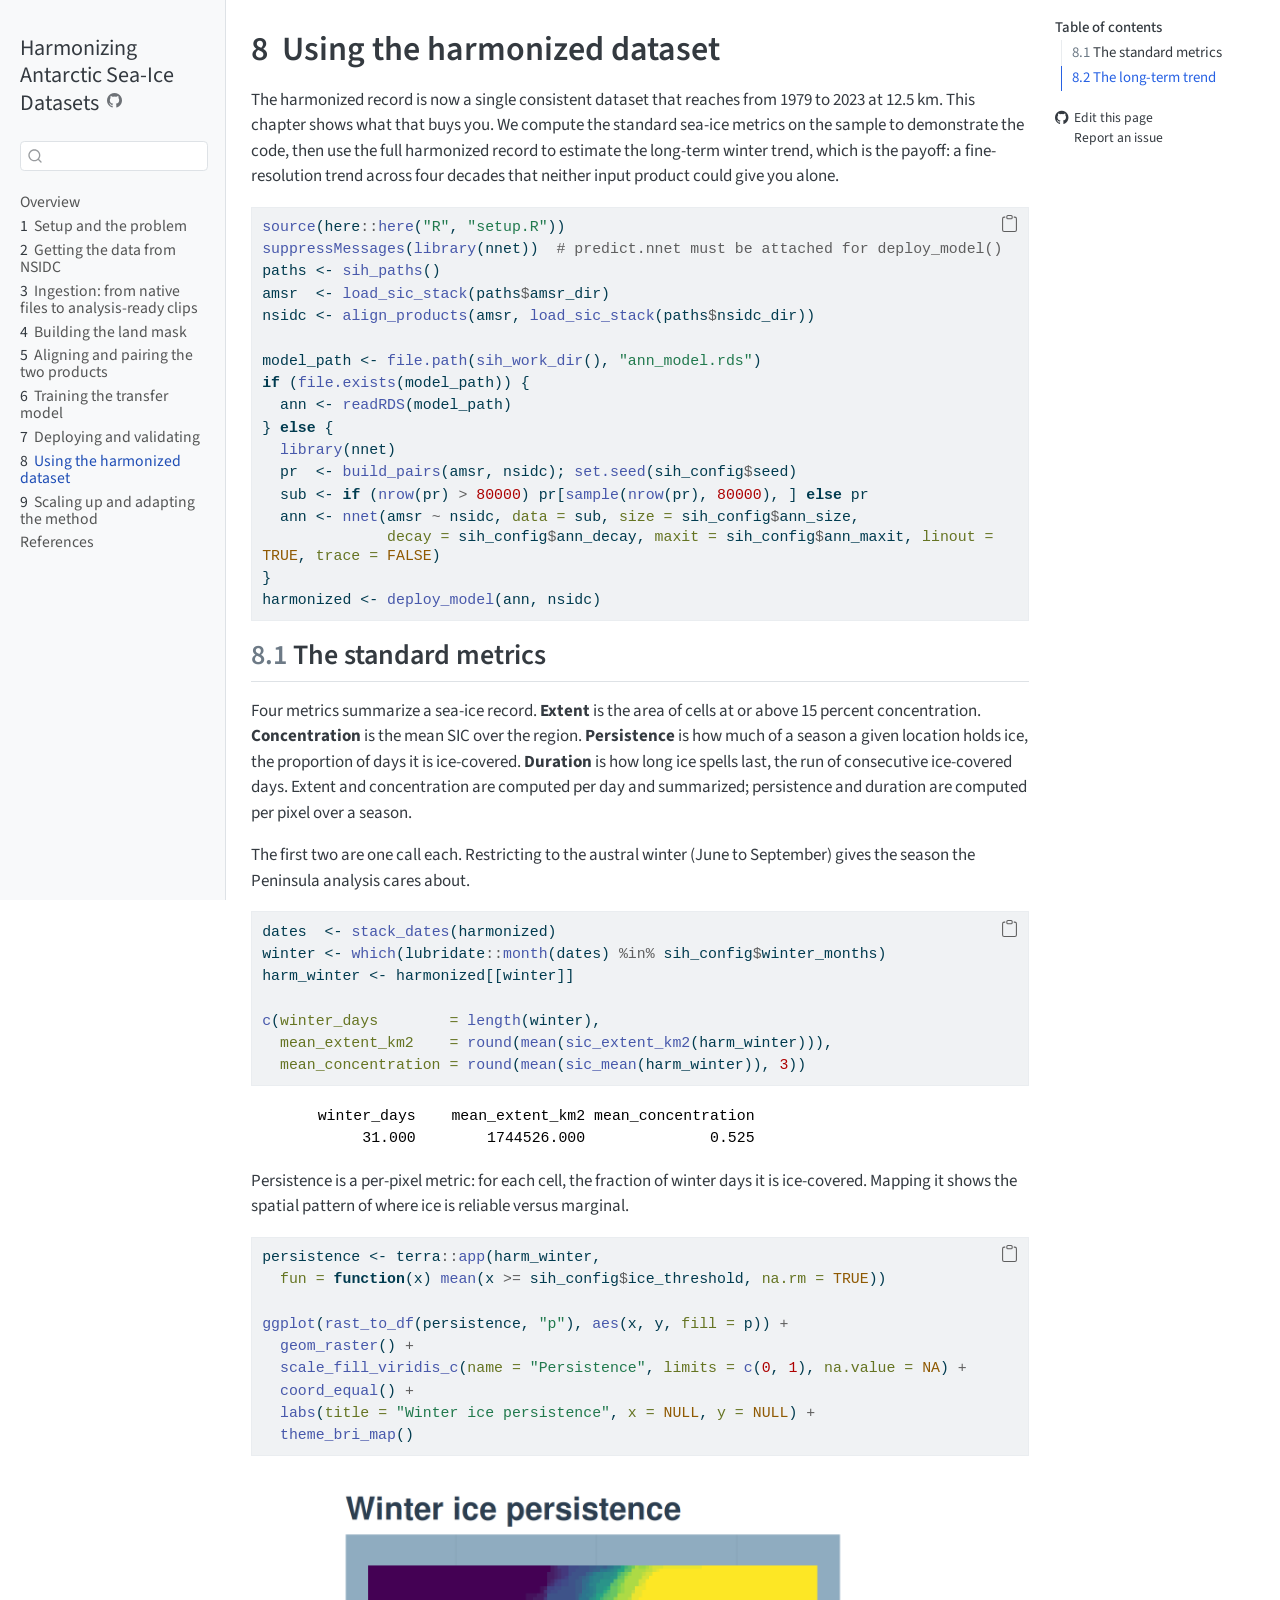
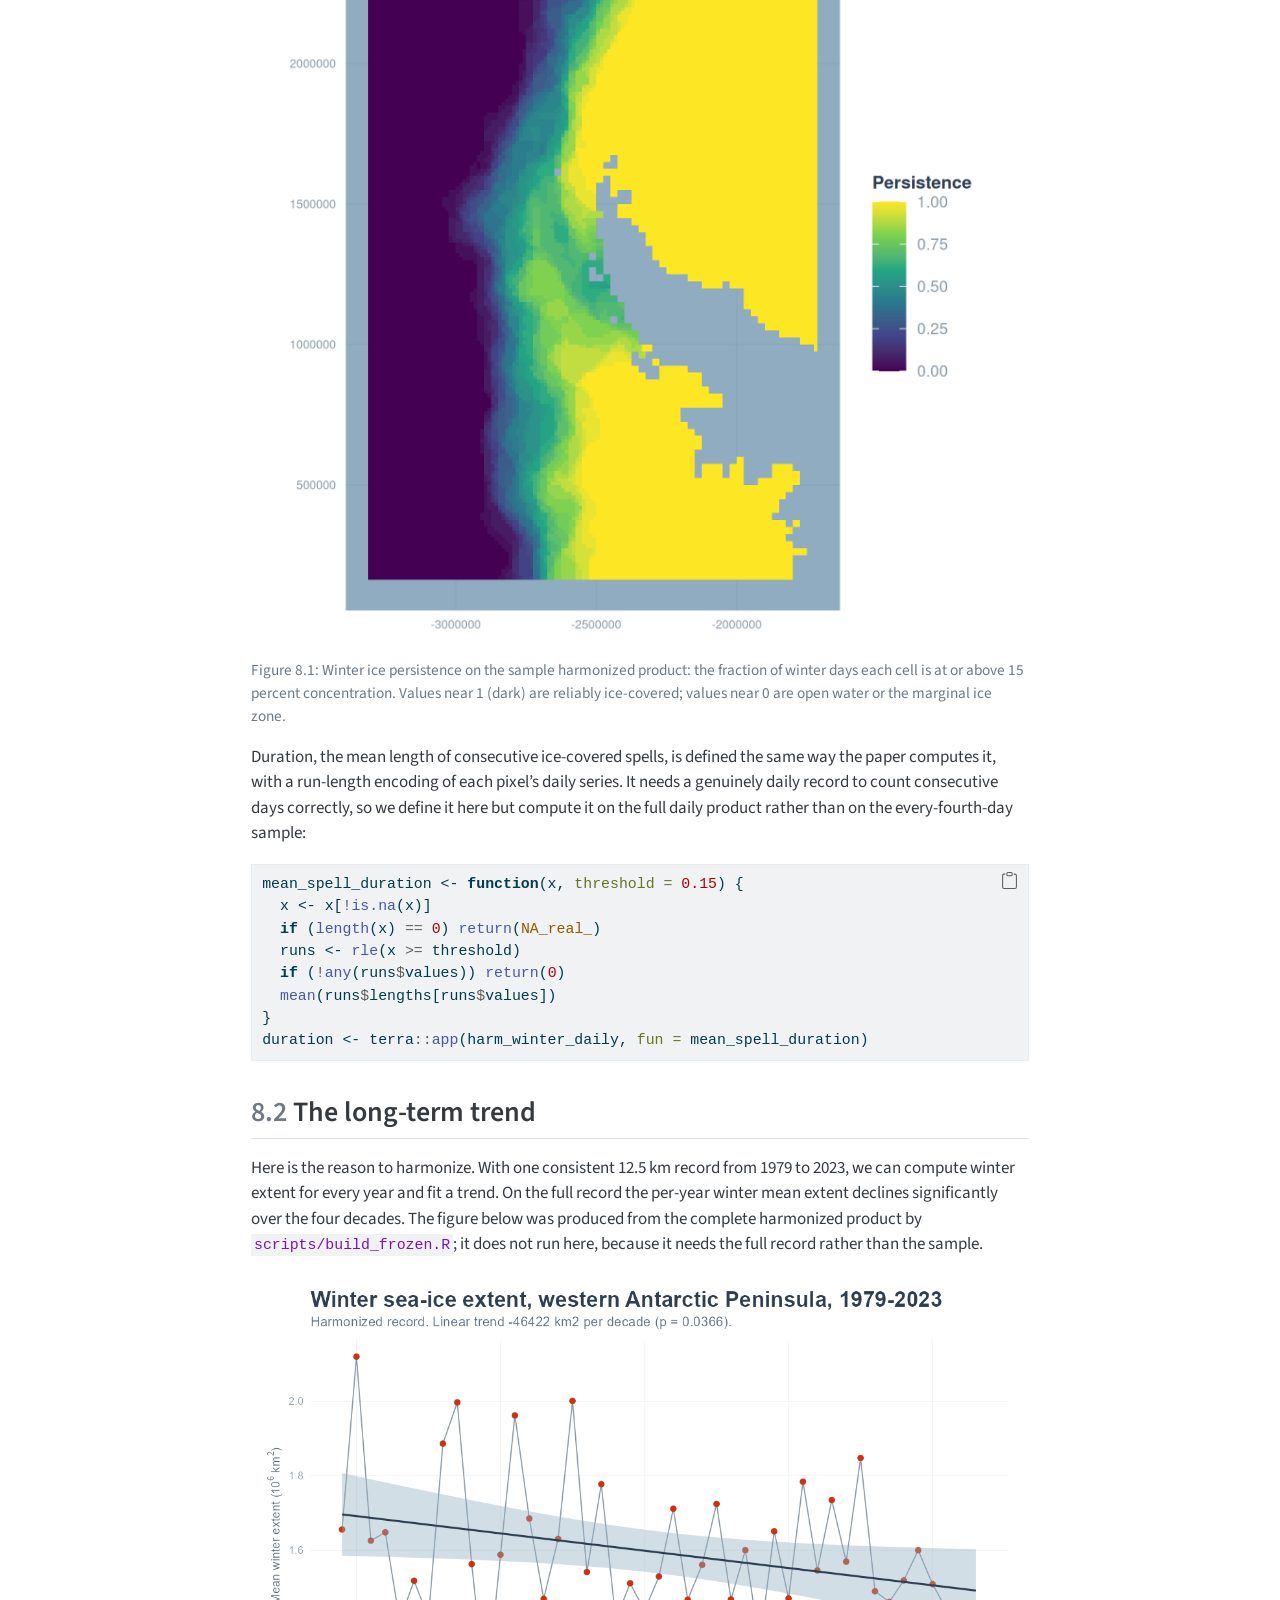
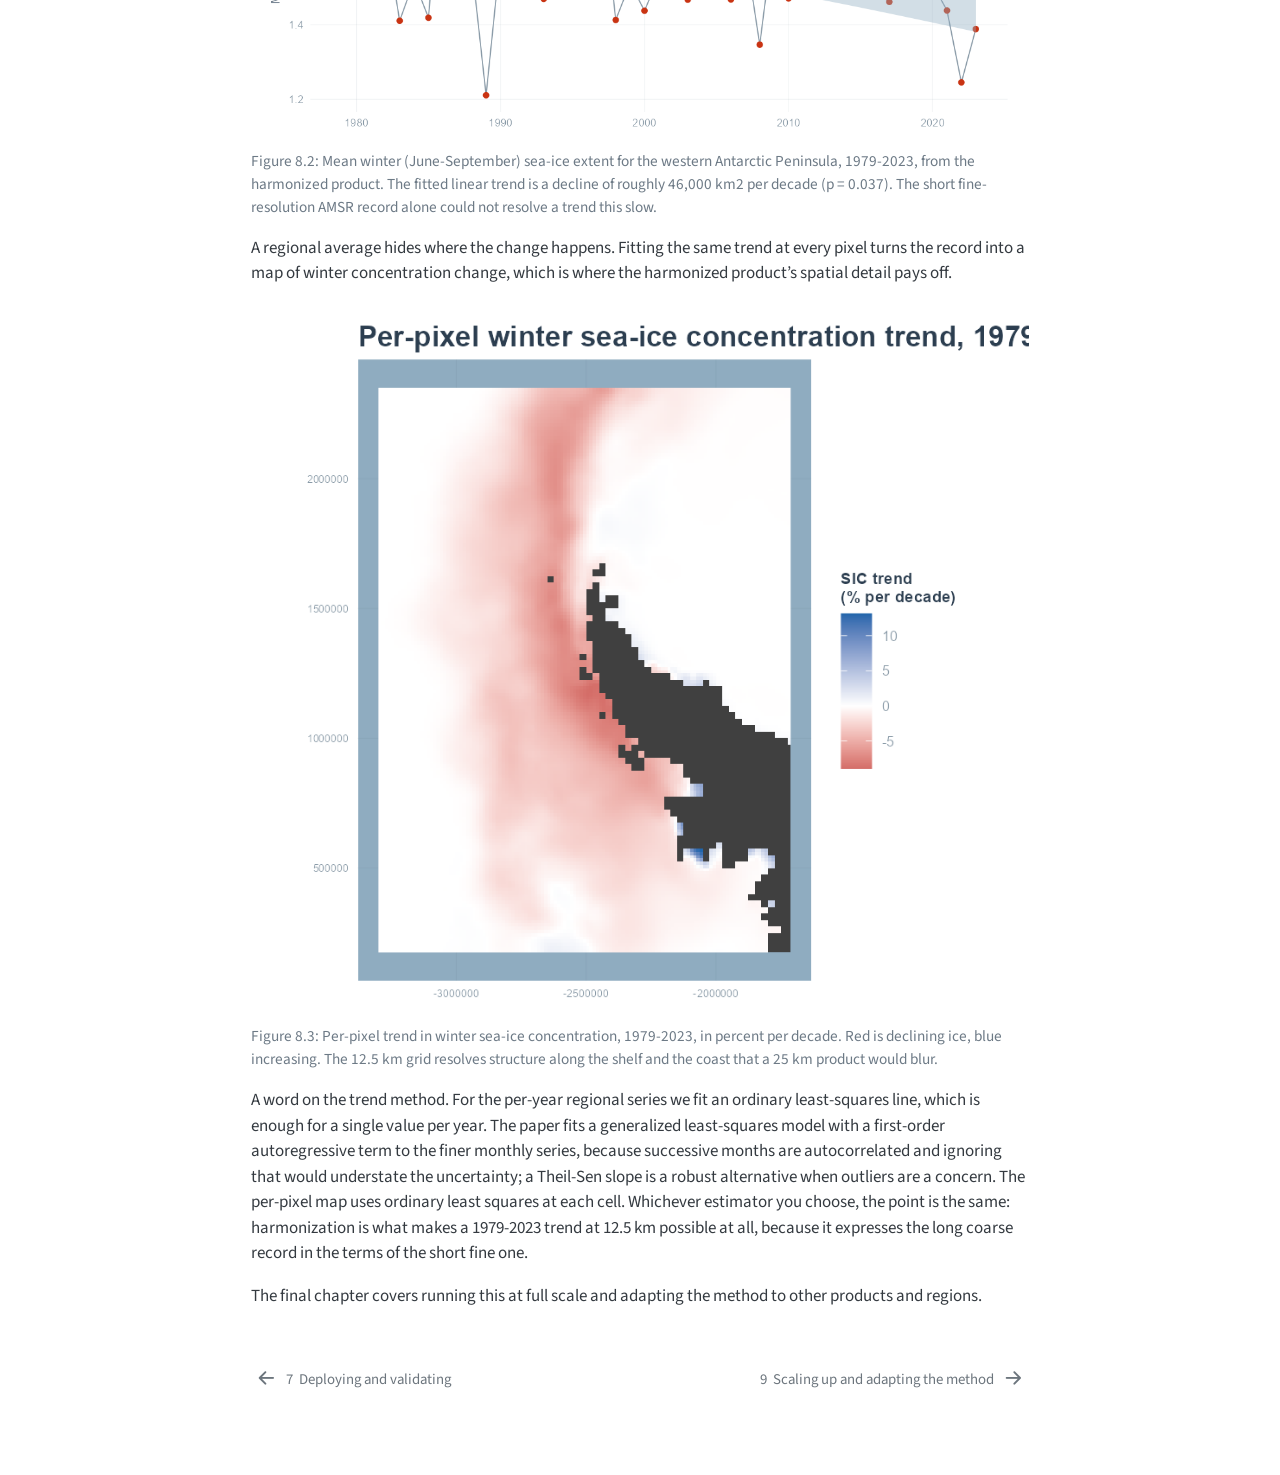
<file: chapters/08-using-harmonized.html>
<!DOCTYPE html>
<html xmlns="http://www.w3.org/1999/xhtml" lang="en" xml:lang="en"><head>

<meta charset="utf-8">
<meta name="generator" content="quarto-1.9.38">

<meta name="viewport" content="width=device-width, initial-scale=1.0, user-scalable=yes">


<title>8&nbsp; Using the harmonized dataset – Harmonizing Antarctic Sea-Ice Datasets</title>
<style>
/* Default styles provided by pandoc.
** See https://pandoc.org/MANUAL.html#variables-for-html for config info.
*/
code{white-space: pre-wrap;}
span.smallcaps{font-variant: small-caps;}
div.columns{display: flex; gap: min(4vw, 1.5em);}
div.column{flex: auto; overflow-x: auto;}
div.hanging-indent{margin-left: 1.5em; text-indent: -1.5em;}
ul.task-list{list-style: none;}
ul.task-list li input[type="checkbox"] {
  width: 0.8em;
  margin: 0 0.8em 0.2em -1em; /* quarto-specific, see https://github.com/quarto-dev/quarto-cli/issues/4556 */ 
  vertical-align: middle;
}
/* CSS for syntax highlighting */
html { -webkit-text-size-adjust: 100%; }
pre > code.sourceCode { white-space: pre; position: relative; }
pre > code.sourceCode > span { display: inline-block; line-height: 1.25; }
pre > code.sourceCode > span:empty { height: 1.2em; }
.sourceCode { overflow: visible; }
code.sourceCode > span { color: inherit; text-decoration: inherit; }
div.sourceCode { margin: 1em 0; }
pre.sourceCode { margin: 0; }
@media screen {
div.sourceCode { overflow: auto; }
}
@media print {
pre > code.sourceCode { white-space: pre-wrap; }
pre > code.sourceCode > span { text-indent: -5em; padding-left: 5em; }
}
pre.numberSource code
  { counter-reset: source-line 0; }
pre.numberSource code > span
  { position: relative; left: -4em; counter-increment: source-line; }
pre.numberSource code > span > a:first-child::before
  { content: counter(source-line);
    position: relative; left: -1em; text-align: right; vertical-align: baseline;
    border: none; display: inline-block;
    -webkit-touch-callout: none; -webkit-user-select: none;
    -khtml-user-select: none; -moz-user-select: none;
    -ms-user-select: none; user-select: none;
    padding: 0 4px; width: 4em;
  }
pre.numberSource { margin-left: 3em;  padding-left: 4px; }
div.sourceCode
  {   }
@media screen {
pre > code.sourceCode > span > a:first-child::before { text-decoration: underline; }
}
</style>


<script src="../site_libs/quarto-nav/quarto-nav.js"></script>
<script src="../site_libs/quarto-nav/headroom.min.js"></script>
<script src="../site_libs/clipboard/clipboard.min.js"></script>
<script src="../site_libs/quarto-search/autocomplete.umd.js"></script>
<script src="../site_libs/quarto-search/fuse.min.js"></script>
<script src="../site_libs/quarto-search/quarto-search.js"></script>
<meta name="quarto:offset" content="../">
<link href="../chapters/09-scaling-up.html" rel="next">
<link href="../chapters/07-deploy-and-validate.html" rel="prev">
<script src="../site_libs/quarto-html/quarto.js" type="module"></script>
<script src="../site_libs/quarto-html/tabsets/tabsets.js" type="module"></script>
<script src="../site_libs/quarto-html/popper.min.js"></script>
<script src="../site_libs/quarto-html/tippy.umd.min.js"></script>
<script src="../site_libs/quarto-html/anchor.min.js"></script>
<link href="../site_libs/quarto-html/tippy.css" rel="stylesheet">
<link href="../site_libs/quarto-html/quarto-syntax-highlighting-15634bcf2e68342d4ad2dfa704d543f6.css" rel="stylesheet" id="quarto-text-highlighting-styles">
<script src="../site_libs/bootstrap/bootstrap.min.js"></script>
<link href="../site_libs/bootstrap/bootstrap-icons.css" rel="stylesheet">
<link href="../site_libs/bootstrap/bootstrap-b46251e7dcf17699132ee8d5ea3a66e5.min.css" rel="stylesheet" append-hash="true" id="quarto-bootstrap" data-mode="light">
<script id="quarto-search-options" type="application/json">{
  "location": "sidebar",
  "copy-button": false,
  "collapse-after": 3,
  "panel-placement": "start",
  "type": "textbox",
  "limit": 50,
  "keyboard-shortcut": [
    "f",
    "/",
    "s"
  ],
  "show-item-context": false,
  "language": {
    "search-no-results-text": "No results",
    "search-matching-documents-text": "matching documents",
    "search-copy-link-title": "Copy link to search",
    "search-hide-matches-text": "Hide additional matches",
    "search-more-match-text": "more match in this document",
    "search-more-matches-text": "more matches in this document",
    "search-clear-button-title": "Clear",
    "search-text-placeholder": "",
    "search-detached-cancel-button-title": "Cancel",
    "search-submit-button-title": "Submit",
    "search-label": "Search"
  }
}</script>


</head>

<body class="nav-sidebar docked quarto-light">

<div id="quarto-search-results"></div>
  <header id="quarto-header" class="headroom fixed-top">
  <nav class="quarto-secondary-nav">
    <div class="container-fluid d-flex">
      <button type="button" class="quarto-btn-toggle btn" data-bs-toggle="collapse" role="button" data-bs-target=".quarto-sidebar-collapse-item" aria-controls="quarto-sidebar" aria-expanded="false" aria-label="Toggle sidebar navigation" onclick="if (window.quartoToggleHeadroom) { window.quartoToggleHeadroom(); }">
        <i class="bi bi-layout-text-sidebar-reverse"></i>
      </button>
        <nav class="quarto-page-breadcrumbs" aria-label="breadcrumb"><ol class="breadcrumb"><li class="breadcrumb-item"><a href="../chapters/08-using-harmonized.html"><span class="chapter-number">8</span>&nbsp; <span class="chapter-title">Using the harmonized dataset</span></a></li></ol></nav>
        <a class="flex-grow-1" role="navigation" data-bs-toggle="collapse" data-bs-target=".quarto-sidebar-collapse-item" aria-controls="quarto-sidebar" aria-expanded="false" aria-label="Toggle sidebar navigation" onclick="if (window.quartoToggleHeadroom) { window.quartoToggleHeadroom(); }">      
        </a>
      <button type="button" class="btn quarto-search-button" aria-label="Search" onclick="window.quartoOpenSearch();">
        <i class="bi bi-search"></i>
      </button>
    </div>
  </nav>
</header>
<!-- content -->
<div id="quarto-content" class="quarto-container page-columns page-rows-contents page-layout-article">
<!-- sidebar -->
  <nav id="quarto-sidebar" class="sidebar collapse collapse-horizontal quarto-sidebar-collapse-item sidebar-navigation docked overflow-auto">
    <div class="pt-lg-2 mt-2 text-left sidebar-header">
    <div class="sidebar-title mb-0 py-0">
      <a href="../">Harmonizing Antarctic Sea-Ice Datasets</a> 
        <div class="sidebar-tools-main">
    <a href="https://github.com/M-Fox-Wethington/Sea-Ice-Dataset-Harmonization-Tutorial" title="Source Code" class="quarto-navigation-tool px-1" aria-label="Source Code"><i class="bi bi-github"></i></a>
</div>
    </div>
      </div>
        <div class="mt-2 flex-shrink-0 align-items-center">
        <div class="sidebar-search">
        <div id="quarto-search" class="" title="Search"></div>
        </div>
        </div>
    <div class="sidebar-menu-container"> 
    <ul class="list-unstyled mt-1">
        <li class="sidebar-item">
  <div class="sidebar-item-container"> 
  <a href="../index.html" class="sidebar-item-text sidebar-link">
 <span class="menu-text">Overview</span></a>
  </div>
</li>
        <li class="sidebar-item">
  <div class="sidebar-item-container"> 
  <a href="../chapters/01-setup.html" class="sidebar-item-text sidebar-link">
 <span class="menu-text"><span class="chapter-number">1</span>&nbsp; <span class="chapter-title">Setup and the problem</span></span></a>
  </div>
</li>
        <li class="sidebar-item">
  <div class="sidebar-item-container"> 
  <a href="../chapters/02-getting-data.html" class="sidebar-item-text sidebar-link">
 <span class="menu-text"><span class="chapter-number">2</span>&nbsp; <span class="chapter-title">Getting the data from NSIDC</span></span></a>
  </div>
</li>
        <li class="sidebar-item">
  <div class="sidebar-item-container"> 
  <a href="../chapters/03-ingestion.html" class="sidebar-item-text sidebar-link">
 <span class="menu-text"><span class="chapter-number">3</span>&nbsp; <span class="chapter-title">Ingestion: from native files to analysis-ready clips</span></span></a>
  </div>
</li>
        <li class="sidebar-item">
  <div class="sidebar-item-container"> 
  <a href="../chapters/04-land-mask.html" class="sidebar-item-text sidebar-link">
 <span class="menu-text"><span class="chapter-number">4</span>&nbsp; <span class="chapter-title">Building the land mask</span></span></a>
  </div>
</li>
        <li class="sidebar-item">
  <div class="sidebar-item-container"> 
  <a href="../chapters/05-align-and-pair.html" class="sidebar-item-text sidebar-link">
 <span class="menu-text"><span class="chapter-number">5</span>&nbsp; <span class="chapter-title">Aligning and pairing the two products</span></span></a>
  </div>
</li>
        <li class="sidebar-item">
  <div class="sidebar-item-container"> 
  <a href="../chapters/06-train-ann.html" class="sidebar-item-text sidebar-link">
 <span class="menu-text"><span class="chapter-number">6</span>&nbsp; <span class="chapter-title">Training the transfer model</span></span></a>
  </div>
</li>
        <li class="sidebar-item">
  <div class="sidebar-item-container"> 
  <a href="../chapters/07-deploy-and-validate.html" class="sidebar-item-text sidebar-link">
 <span class="menu-text"><span class="chapter-number">7</span>&nbsp; <span class="chapter-title">Deploying and validating</span></span></a>
  </div>
</li>
        <li class="sidebar-item">
  <div class="sidebar-item-container"> 
  <a href="../chapters/08-using-harmonized.html" class="sidebar-item-text sidebar-link active">
 <span class="menu-text"><span class="chapter-number">8</span>&nbsp; <span class="chapter-title">Using the harmonized dataset</span></span></a>
  </div>
</li>
        <li class="sidebar-item">
  <div class="sidebar-item-container"> 
  <a href="../chapters/09-scaling-up.html" class="sidebar-item-text sidebar-link">
 <span class="menu-text"><span class="chapter-number">9</span>&nbsp; <span class="chapter-title">Scaling up and adapting the method</span></span></a>
  </div>
</li>
        <li class="sidebar-item">
  <div class="sidebar-item-container"> 
  <a href="../references.html" class="sidebar-item-text sidebar-link">
 <span class="menu-text">References</span></a>
  </div>
</li>
    </ul>
    </div>
</nav>
<div id="quarto-sidebar-glass" class="quarto-sidebar-collapse-item" data-bs-toggle="collapse" data-bs-target=".quarto-sidebar-collapse-item"></div>
<!-- margin-sidebar -->
    <div id="quarto-margin-sidebar" class="sidebar margin-sidebar">
        <nav id="TOC" role="doc-toc" class="toc-active">
    <h2 id="toc-title">Table of contents</h2>
   
  <ul>
  <li><a href="#the-standard-metrics" id="toc-the-standard-metrics" class="nav-link active" data-scroll-target="#the-standard-metrics"><span class="header-section-number">8.1</span> The standard metrics</a></li>
  <li><a href="#the-long-term-trend" id="toc-the-long-term-trend" class="nav-link" data-scroll-target="#the-long-term-trend"><span class="header-section-number">8.2</span> The long-term trend</a></li>
  </ul>
<div class="toc-actions"><ul><li><a href="https://github.com/M-Fox-Wethington/Sea-Ice-Dataset-Harmonization-Tutorial/edit/main/chapters/08-using-harmonized.qmd" class="toc-action"><i class="bi bi-github"></i>Edit this page</a></li><li><a href="https://github.com/M-Fox-Wethington/Sea-Ice-Dataset-Harmonization-Tutorial/issues/new" class="toc-action"><i class="bi empty"></i>Report an issue</a></li></ul></div></nav>
    </div>
<!-- main -->
<main class="content" id="quarto-document-content">

<header id="title-block-header" class="quarto-title-block default">
<div class="quarto-title">
<h1 class="title"><span id="sec-using" class="quarto-section-identifier"><span class="chapter-number">8</span>&nbsp; <span class="chapter-title">Using the harmonized dataset</span></span></h1>
</div>



<div class="quarto-title-meta">

    
  
    
  </div>
  


</header>


<p>The harmonized record is now a single consistent dataset that reaches from 1979 to 2023 at 12.5 km. This chapter shows what that buys you. We compute the standard sea-ice metrics on the sample to demonstrate the code, then use the full harmonized record to estimate the long-term winter trend, which is the payoff: a fine-resolution trend across four decades that neither input product could give you alone.</p>
<div class="cell">
<div class="code-copy-outer-scaffold"><div class="sourceCode cell-code" id="cb1"><pre class="sourceCode r code-with-copy"><code class="sourceCode r"><span id="cb1-1"><a href="#cb1-1" aria-hidden="true" tabindex="-1"></a><span class="fu">source</span>(here<span class="sc">::</span><span class="fu">here</span>(<span class="st">"R"</span>, <span class="st">"setup.R"</span>))</span>
<span id="cb1-2"><a href="#cb1-2" aria-hidden="true" tabindex="-1"></a><span class="fu">suppressMessages</span>(<span class="fu">library</span>(nnet))  <span class="co"># predict.nnet must be attached for deploy_model()</span></span>
<span id="cb1-3"><a href="#cb1-3" aria-hidden="true" tabindex="-1"></a>paths <span class="ot">&lt;-</span> <span class="fu">sih_paths</span>()</span>
<span id="cb1-4"><a href="#cb1-4" aria-hidden="true" tabindex="-1"></a>amsr  <span class="ot">&lt;-</span> <span class="fu">load_sic_stack</span>(paths<span class="sc">$</span>amsr_dir)</span>
<span id="cb1-5"><a href="#cb1-5" aria-hidden="true" tabindex="-1"></a>nsidc <span class="ot">&lt;-</span> <span class="fu">align_products</span>(amsr, <span class="fu">load_sic_stack</span>(paths<span class="sc">$</span>nsidc_dir))</span>
<span id="cb1-6"><a href="#cb1-6" aria-hidden="true" tabindex="-1"></a></span>
<span id="cb1-7"><a href="#cb1-7" aria-hidden="true" tabindex="-1"></a>model_path <span class="ot">&lt;-</span> <span class="fu">file.path</span>(<span class="fu">sih_work_dir</span>(), <span class="st">"ann_model.rds"</span>)</span>
<span id="cb1-8"><a href="#cb1-8" aria-hidden="true" tabindex="-1"></a><span class="cf">if</span> (<span class="fu">file.exists</span>(model_path)) {</span>
<span id="cb1-9"><a href="#cb1-9" aria-hidden="true" tabindex="-1"></a>  ann <span class="ot">&lt;-</span> <span class="fu">readRDS</span>(model_path)</span>
<span id="cb1-10"><a href="#cb1-10" aria-hidden="true" tabindex="-1"></a>} <span class="cf">else</span> {</span>
<span id="cb1-11"><a href="#cb1-11" aria-hidden="true" tabindex="-1"></a>  <span class="fu">library</span>(nnet)</span>
<span id="cb1-12"><a href="#cb1-12" aria-hidden="true" tabindex="-1"></a>  pr  <span class="ot">&lt;-</span> <span class="fu">build_pairs</span>(amsr, nsidc); <span class="fu">set.seed</span>(sih_config<span class="sc">$</span>seed)</span>
<span id="cb1-13"><a href="#cb1-13" aria-hidden="true" tabindex="-1"></a>  sub <span class="ot">&lt;-</span> <span class="cf">if</span> (<span class="fu">nrow</span>(pr) <span class="sc">&gt;</span> <span class="dv">80000</span>) pr[<span class="fu">sample</span>(<span class="fu">nrow</span>(pr), <span class="dv">80000</span>), ] <span class="cf">else</span> pr</span>
<span id="cb1-14"><a href="#cb1-14" aria-hidden="true" tabindex="-1"></a>  ann <span class="ot">&lt;-</span> <span class="fu">nnet</span>(amsr <span class="sc">~</span> nsidc, <span class="at">data =</span> sub, <span class="at">size =</span> sih_config<span class="sc">$</span>ann_size,</span>
<span id="cb1-15"><a href="#cb1-15" aria-hidden="true" tabindex="-1"></a>              <span class="at">decay =</span> sih_config<span class="sc">$</span>ann_decay, <span class="at">maxit =</span> sih_config<span class="sc">$</span>ann_maxit, <span class="at">linout =</span> <span class="cn">TRUE</span>, <span class="at">trace =</span> <span class="cn">FALSE</span>)</span>
<span id="cb1-16"><a href="#cb1-16" aria-hidden="true" tabindex="-1"></a>}</span>
<span id="cb1-17"><a href="#cb1-17" aria-hidden="true" tabindex="-1"></a>harmonized <span class="ot">&lt;-</span> <span class="fu">deploy_model</span>(ann, nsidc)</span></code></pre></div><button title="Copy to Clipboard" class="code-copy-button"><i class="bi"></i></button></div>
</div>
<section id="the-standard-metrics" class="level2" data-number="8.1">
<h2 data-number="8.1" class="anchored" data-anchor-id="the-standard-metrics"><span class="header-section-number">8.1</span> The standard metrics</h2>
<p>Four metrics summarize a sea-ice record. <strong>Extent</strong> is the area of cells at or above 15 percent concentration. <strong>Concentration</strong> is the mean SIC over the region. <strong>Persistence</strong> is how much of a season a given location holds ice, the proportion of days it is ice-covered. <strong>Duration</strong> is how long ice spells last, the run of consecutive ice-covered days. Extent and concentration are computed per day and summarized; persistence and duration are computed per pixel over a season.</p>
<p>The first two are one call each. Restricting to the austral winter (June to September) gives the season the Peninsula analysis cares about.</p>
<div class="cell">
<div class="code-copy-outer-scaffold"><div class="sourceCode cell-code" id="cb2"><pre class="sourceCode r code-with-copy"><code class="sourceCode r"><span id="cb2-1"><a href="#cb2-1" aria-hidden="true" tabindex="-1"></a>dates  <span class="ot">&lt;-</span> <span class="fu">stack_dates</span>(harmonized)</span>
<span id="cb2-2"><a href="#cb2-2" aria-hidden="true" tabindex="-1"></a>winter <span class="ot">&lt;-</span> <span class="fu">which</span>(lubridate<span class="sc">::</span><span class="fu">month</span>(dates) <span class="sc">%in%</span> sih_config<span class="sc">$</span>winter_months)</span>
<span id="cb2-3"><a href="#cb2-3" aria-hidden="true" tabindex="-1"></a>harm_winter <span class="ot">&lt;-</span> harmonized[[winter]]</span>
<span id="cb2-4"><a href="#cb2-4" aria-hidden="true" tabindex="-1"></a></span>
<span id="cb2-5"><a href="#cb2-5" aria-hidden="true" tabindex="-1"></a><span class="fu">c</span>(<span class="at">winter_days        =</span> <span class="fu">length</span>(winter),</span>
<span id="cb2-6"><a href="#cb2-6" aria-hidden="true" tabindex="-1"></a>  <span class="at">mean_extent_km2    =</span> <span class="fu">round</span>(<span class="fu">mean</span>(<span class="fu">sic_extent_km2</span>(harm_winter))),</span>
<span id="cb2-7"><a href="#cb2-7" aria-hidden="true" tabindex="-1"></a>  <span class="at">mean_concentration =</span> <span class="fu">round</span>(<span class="fu">mean</span>(<span class="fu">sic_mean</span>(harm_winter)), <span class="dv">3</span>))</span></code></pre></div><button title="Copy to Clipboard" class="code-copy-button"><i class="bi"></i></button></div>
<div class="cell-output cell-output-stdout">
<pre><code>       winter_days    mean_extent_km2 mean_concentration 
            31.000        1744526.000              0.525 </code></pre>
</div>
</div>
<p>Persistence is a per-pixel metric: for each cell, the fraction of winter days it is ice-covered. Mapping it shows the spatial pattern of where ice is reliable versus marginal.</p>
<div class="cell">
<div class="code-copy-outer-scaffold"><div class="sourceCode cell-code" id="cb4"><pre class="sourceCode r code-with-copy"><code class="sourceCode r"><span id="cb4-1"><a href="#cb4-1" aria-hidden="true" tabindex="-1"></a>persistence <span class="ot">&lt;-</span> terra<span class="sc">::</span><span class="fu">app</span>(harm_winter,</span>
<span id="cb4-2"><a href="#cb4-2" aria-hidden="true" tabindex="-1"></a>  <span class="at">fun =</span> <span class="cf">function</span>(x) <span class="fu">mean</span>(x <span class="sc">&gt;=</span> sih_config<span class="sc">$</span>ice_threshold, <span class="at">na.rm =</span> <span class="cn">TRUE</span>))</span>
<span id="cb4-3"><a href="#cb4-3" aria-hidden="true" tabindex="-1"></a></span>
<span id="cb4-4"><a href="#cb4-4" aria-hidden="true" tabindex="-1"></a><span class="fu">ggplot</span>(<span class="fu">rast_to_df</span>(persistence, <span class="st">"p"</span>), <span class="fu">aes</span>(x, y, <span class="at">fill =</span> p)) <span class="sc">+</span></span>
<span id="cb4-5"><a href="#cb4-5" aria-hidden="true" tabindex="-1"></a>  <span class="fu">geom_raster</span>() <span class="sc">+</span></span>
<span id="cb4-6"><a href="#cb4-6" aria-hidden="true" tabindex="-1"></a>  <span class="fu">scale_fill_viridis_c</span>(<span class="at">name =</span> <span class="st">"Persistence"</span>, <span class="at">limits =</span> <span class="fu">c</span>(<span class="dv">0</span>, <span class="dv">1</span>), <span class="at">na.value =</span> <span class="cn">NA</span>) <span class="sc">+</span></span>
<span id="cb4-7"><a href="#cb4-7" aria-hidden="true" tabindex="-1"></a>  <span class="fu">coord_equal</span>() <span class="sc">+</span></span>
<span id="cb4-8"><a href="#cb4-8" aria-hidden="true" tabindex="-1"></a>  <span class="fu">labs</span>(<span class="at">title =</span> <span class="st">"Winter ice persistence"</span>, <span class="at">x =</span> <span class="cn">NULL</span>, <span class="at">y =</span> <span class="cn">NULL</span>) <span class="sc">+</span></span>
<span id="cb4-9"><a href="#cb4-9" aria-hidden="true" tabindex="-1"></a>  <span class="fu">theme_bri_map</span>()</span></code></pre></div><button title="Copy to Clipboard" class="code-copy-button"><i class="bi"></i></button></div>
<div class="cell-output-display">
<div id="fig-persistence" class="quarto-float quarto-figure quarto-figure-center anchored">
<figure class="quarto-float quarto-float-fig figure">
<div aria-describedby="fig-persistence-caption-0ceaefa1-69ba-4598-a22c-09a6ac19f8ca">
<img src="08-using-harmonized_files/figure-html/fig-persistence-1.png" class="img-fluid figure-img" width="825">
</div>
<figcaption class="quarto-float-caption-bottom quarto-float-caption quarto-float-fig" id="fig-persistence-caption-0ceaefa1-69ba-4598-a22c-09a6ac19f8ca">
Figure&nbsp;8.1: Winter ice persistence on the sample harmonized product: the fraction of winter days each cell is at or above 15 percent concentration. Values near 1 (dark) are reliably ice-covered; values near 0 are open water or the marginal ice zone.
</figcaption>
</figure>
</div>
</div>
</div>
<p>Duration, the mean length of consecutive ice-covered spells, is defined the same way the paper computes it, with a run-length encoding of each pixel’s daily series. It needs a genuinely daily record to count consecutive days correctly, so we define it here but compute it on the full daily product rather than on the every-fourth-day sample:</p>
<div class="cell">
<div class="code-copy-outer-scaffold"><div class="sourceCode cell-code" id="cb5"><pre class="sourceCode r code-with-copy"><code class="sourceCode r"><span id="cb5-1"><a href="#cb5-1" aria-hidden="true" tabindex="-1"></a>mean_spell_duration <span class="ot">&lt;-</span> <span class="cf">function</span>(x, <span class="at">threshold =</span> <span class="fl">0.15</span>) {</span>
<span id="cb5-2"><a href="#cb5-2" aria-hidden="true" tabindex="-1"></a>  x <span class="ot">&lt;-</span> x[<span class="sc">!</span><span class="fu">is.na</span>(x)]</span>
<span id="cb5-3"><a href="#cb5-3" aria-hidden="true" tabindex="-1"></a>  <span class="cf">if</span> (<span class="fu">length</span>(x) <span class="sc">==</span> <span class="dv">0</span>) <span class="fu">return</span>(<span class="cn">NA_real_</span>)</span>
<span id="cb5-4"><a href="#cb5-4" aria-hidden="true" tabindex="-1"></a>  runs <span class="ot">&lt;-</span> <span class="fu">rle</span>(x <span class="sc">&gt;=</span> threshold)</span>
<span id="cb5-5"><a href="#cb5-5" aria-hidden="true" tabindex="-1"></a>  <span class="cf">if</span> (<span class="sc">!</span><span class="fu">any</span>(runs<span class="sc">$</span>values)) <span class="fu">return</span>(<span class="dv">0</span>)</span>
<span id="cb5-6"><a href="#cb5-6" aria-hidden="true" tabindex="-1"></a>  <span class="fu">mean</span>(runs<span class="sc">$</span>lengths[runs<span class="sc">$</span>values])</span>
<span id="cb5-7"><a href="#cb5-7" aria-hidden="true" tabindex="-1"></a>}</span>
<span id="cb5-8"><a href="#cb5-8" aria-hidden="true" tabindex="-1"></a>duration <span class="ot">&lt;-</span> terra<span class="sc">::</span><span class="fu">app</span>(harm_winter_daily, <span class="at">fun =</span> mean_spell_duration)</span></code></pre></div><button title="Copy to Clipboard" class="code-copy-button"><i class="bi"></i></button></div>
</div>
</section>
<section id="the-long-term-trend" class="level2" data-number="8.2">
<h2 data-number="8.2" class="anchored" data-anchor-id="the-long-term-trend"><span class="header-section-number">8.2</span> The long-term trend</h2>
<p>Here is the reason to harmonize. With one consistent 12.5 km record from 1979 to 2023, we can compute winter extent for every year and fit a trend. On the full record the per-year winter mean extent declines significantly over the four decades. The figure below was produced from the complete harmonized product by <code>scripts/build_frozen.R</code>; it does not run here, because it needs the full record rather than the sample.</p>
<div class="cell">
<div class="cell-output-display">
<div id="fig-trend" class="quarto-float quarto-figure quarto-figure-center anchored">
<figure class="quarto-float quarto-float-fig figure">
<div aria-describedby="fig-trend-caption-0ceaefa1-69ba-4598-a22c-09a6ac19f8ca">
<img src="../data/sample/frozen/winter_extent_trend_1979_2023.png" class="img-fluid figure-img">
</div>
<figcaption class="quarto-float-caption-bottom quarto-float-caption quarto-float-fig" id="fig-trend-caption-0ceaefa1-69ba-4598-a22c-09a6ac19f8ca">
Figure&nbsp;8.2: Mean winter (June-September) sea-ice extent for the western Antarctic Peninsula, 1979-2023, from the harmonized product. The fitted linear trend is a decline of roughly 46,000 km2 per decade (p = 0.037). The short fine-resolution AMSR record alone could not resolve a trend this slow.
</figcaption>
</figure>
</div>
</div>
</div>
<p>A regional average hides where the change happens. Fitting the same trend at every pixel turns the record into a map of winter concentration change, which is where the harmonized product’s spatial detail pays off.</p>
<div class="cell">
<div class="cell-output-display">
<div id="fig-trend-map" class="quarto-float quarto-figure quarto-figure-center anchored">
<figure class="quarto-float quarto-float-fig figure">
<div aria-describedby="fig-trend-map-caption-0ceaefa1-69ba-4598-a22c-09a6ac19f8ca">
<img src="../data/sample/frozen/winter_trend_map_1979_2023.png" class="img-fluid figure-img">
</div>
<figcaption class="quarto-float-caption-bottom quarto-float-caption quarto-float-fig" id="fig-trend-map-caption-0ceaefa1-69ba-4598-a22c-09a6ac19f8ca">
Figure&nbsp;8.3: Per-pixel trend in winter sea-ice concentration, 1979-2023, in percent per decade. Red is declining ice, blue increasing. The 12.5 km grid resolves structure along the shelf and the coast that a 25 km product would blur.
</figcaption>
</figure>
</div>
</div>
</div>
<p>A word on the trend method. For the per-year regional series we fit an ordinary least-squares line, which is enough for a single value per year. The paper fits a generalized least-squares model with a first-order autoregressive term to the finer monthly series, because successive months are autocorrelated and ignoring that would understate the uncertainty; a Theil-Sen slope is a robust alternative when outliers are a concern. The per-pixel map uses ordinary least squares at each cell. Whichever estimator you choose, the point is the same: harmonization is what makes a 1979-2023 trend at 12.5 km possible at all, because it expresses the long coarse record in the terms of the short fine one.</p>
<p>The final chapter covers running this at full scale and adapting the method to other products and regions.</p>


</section>

</main> <!-- /main -->
<script id="quarto-html-after-body" type="application/javascript">
  window.document.addEventListener("DOMContentLoaded", function (event) {
    const icon = "";
    const anchorJS = new window.AnchorJS();
    anchorJS.options = {
      placement: 'right',
      icon: icon
    };
    anchorJS.add('.anchored');
    const isCodeAnnotation = (el) => {
      for (const clz of el.classList) {
        if (clz.startsWith('code-annotation-')) {                     
          return true;
        }
      }
      return false;
    }
    const onCopySuccess = function(e) {
      // button target
      const button = e.trigger;
      // don't keep focus
      button.blur();
      // flash "checked"
      button.classList.add('code-copy-button-checked');
      var currentTitle = button.getAttribute("title");
      button.setAttribute("title", "Copied!");
      let tooltip;
      if (window.bootstrap) {
        button.setAttribute("data-bs-toggle", "tooltip");
        button.setAttribute("data-bs-placement", "left");
        button.setAttribute("data-bs-title", "Copied!");
        tooltip = new bootstrap.Tooltip(button, 
          { trigger: "manual", 
            customClass: "code-copy-button-tooltip",
            offset: [0, -8]});
        tooltip.show();    
      }
      setTimeout(function() {
        if (tooltip) {
          tooltip.hide();
          button.removeAttribute("data-bs-title");
          button.removeAttribute("data-bs-toggle");
          button.removeAttribute("data-bs-placement");
        }
        button.setAttribute("title", currentTitle);
        button.classList.remove('code-copy-button-checked');
      }, 1000);
      // clear code selection
      e.clearSelection();
    }
    const getTextToCopy = function(trigger) {
      const outerScaffold = trigger.parentElement.cloneNode(true);
      const codeEl = outerScaffold.querySelector('code');
      for (const childEl of codeEl.children) {
        if (isCodeAnnotation(childEl)) {
          childEl.remove();
        }
      }
      return codeEl.innerText;
    }
    const clipboard = new window.ClipboardJS('.code-copy-button:not([data-in-quarto-modal])', {
      text: getTextToCopy
    });
    clipboard.on('success', onCopySuccess);
    if (window.document.getElementById('quarto-embedded-source-code-modal')) {
      const clipboardModal = new window.ClipboardJS('.code-copy-button[data-in-quarto-modal]', {
        text: getTextToCopy,
        container: window.document.getElementById('quarto-embedded-source-code-modal')
      });
      clipboardModal.on('success', onCopySuccess);
    }
      var localhostRegex = new RegExp(/^(?:http|https):\/\/localhost\:?[0-9]*\//);
      var mailtoRegex = new RegExp(/^mailto:/);
        var filterRegex = new RegExp('/' + window.location.host + '/');
      var isInternal = (href) => {
          return filterRegex.test(href) || localhostRegex.test(href) || mailtoRegex.test(href);
      }
      // Inspect non-navigation links and adorn them if external
     var links = window.document.querySelectorAll('a[href]:not(.nav-link):not(.navbar-brand):not(.toc-action):not(.sidebar-link):not(.sidebar-item-toggle):not(.pagination-link):not(.no-external):not([aria-hidden]):not(.dropdown-item):not(.quarto-navigation-tool):not(.about-link)');
      for (var i=0; i<links.length; i++) {
        const link = links[i];
        if (!isInternal(link.href)) {
          // undo the damage that might have been done by quarto-nav.js in the case of
          // links that we want to consider external
          if (link.dataset.originalHref !== undefined) {
            link.href = link.dataset.originalHref;
          }
        }
      }
    function tippyHover(el, contentFn, onTriggerFn, onUntriggerFn) {
      const config = {
        allowHTML: true,
        maxWidth: 500,
        delay: 100,
        arrow: false,
        appendTo: function(el) {
            return el.parentElement;
        },
        interactive: true,
        interactiveBorder: 10,
        theme: 'quarto',
        placement: 'bottom-start',
      };
      if (contentFn) {
        config.content = contentFn;
      }
      if (onTriggerFn) {
        config.onTrigger = onTriggerFn;
      }
      if (onUntriggerFn) {
        config.onUntrigger = onUntriggerFn;
      }
      window.tippy(el, config); 
    }
    const noterefs = window.document.querySelectorAll('a[role="doc-noteref"]');
    for (var i=0; i<noterefs.length; i++) {
      const ref = noterefs[i];
      tippyHover(ref, function() {
        // use id or data attribute instead here
        let href = ref.getAttribute('data-footnote-href') || ref.getAttribute('href');
        try { href = new URL(href).hash; } catch {}
        const id = href.replace(/^#\/?/, "");
        const note = window.document.getElementById(id);
        if (note) {
          return note.innerHTML;
        } else {
          return "";
        }
      });
    }
    const xrefs = window.document.querySelectorAll('a.quarto-xref');
    const processXRef = (id, note) => {
      // Strip column container classes
      const stripColumnClz = (el) => {
        el.classList.remove("page-full", "page-columns");
        if (el.children) {
          for (const child of el.children) {
            stripColumnClz(child);
          }
        }
      }
      stripColumnClz(note)
      if (id === null || id.startsWith('sec-')) {
        // Special case sections, only their first couple elements
        const container = document.createElement("div");
        if (note.children && note.children.length > 2) {
          container.appendChild(note.children[0].cloneNode(true));
          for (let i = 1; i < note.children.length; i++) {
            const child = note.children[i];
            if (child.tagName === "P" && child.innerText === "") {
              continue;
            } else {
              container.appendChild(child.cloneNode(true));
              break;
            }
          }
          if (window.Quarto?.typesetMath) {
            window.Quarto.typesetMath(container);
          }
          return container.innerHTML
        } else {
          if (window.Quarto?.typesetMath) {
            window.Quarto.typesetMath(note);
          }
          return note.innerHTML;
        }
      } else {
        // Remove any anchor links if they are present
        const anchorLink = note.querySelector('a.anchorjs-link');
        if (anchorLink) {
          anchorLink.remove();
        }
        if (window.Quarto?.typesetMath) {
          window.Quarto.typesetMath(note);
        }
        if (note.classList.contains("callout")) {
          return note.outerHTML;
        } else {
          return note.innerHTML;
        }
      }
    }
    for (var i=0; i<xrefs.length; i++) {
      const xref = xrefs[i];
      tippyHover(xref, undefined, function(instance) {
        instance.disable();
        let url = xref.getAttribute('href');
        let hash = undefined; 
        if (url.startsWith('#')) {
          hash = url;
        } else {
          try { hash = new URL(url).hash; } catch {}
        }
        if (hash) {
          const id = hash.replace(/^#\/?/, "");
          const note = window.document.getElementById(id);
          if (note !== null) {
            try {
              const html = processXRef(id, note.cloneNode(true));
              instance.setContent(html);
            } finally {
              instance.enable();
              instance.show();
            }
          } else {
            // See if we can fetch this
            fetch(url.split('#')[0])
            .then(res => res.text())
            .then(html => {
              const parser = new DOMParser();
              const htmlDoc = parser.parseFromString(html, "text/html");
              const note = htmlDoc.getElementById(id);
              if (note !== null) {
                const html = processXRef(id, note);
                instance.setContent(html);
              } 
            }).finally(() => {
              instance.enable();
              instance.show();
            });
          }
        } else {
          // See if we can fetch a full url (with no hash to target)
          // This is a special case and we should probably do some content thinning / targeting
          fetch(url)
          .then(res => res.text())
          .then(html => {
            const parser = new DOMParser();
            const htmlDoc = parser.parseFromString(html, "text/html");
            const note = htmlDoc.querySelector('main.content');
            if (note !== null) {
              // This should only happen for chapter cross references
              // (since there is no id in the URL)
              // remove the first header
              if (note.children.length > 0 && note.children[0].tagName === "HEADER") {
                note.children[0].remove();
              }
              const html = processXRef(null, note);
              instance.setContent(html);
            } 
          }).finally(() => {
            instance.enable();
            instance.show();
          });
        }
      }, function(instance) {
      });
    }
        let selectedAnnoteEl;
        const selectorForAnnotation = ( cell, annotation) => {
          let cellAttr = 'data-code-cell="' + cell + '"';
          let lineAttr = 'data-code-annotation="' +  annotation + '"';
          const selector = 'span[' + cellAttr + '][' + lineAttr + ']';
          return selector;
        }
        const selectCodeLines = (annoteEl) => {
          const doc = window.document;
          const targetCell = annoteEl.getAttribute("data-target-cell");
          const targetAnnotation = annoteEl.getAttribute("data-target-annotation");
          const annoteSpan = window.document.querySelector(selectorForAnnotation(targetCell, targetAnnotation));
          const lines = annoteSpan.getAttribute("data-code-lines").split(",");
          const lineIds = lines.map((line) => {
            return targetCell + "-" + line;
          })
          let top = null;
          let height = null;
          let parent = null;
          if (lineIds.length > 0) {
              //compute the position of the single el (top and bottom and make a div)
              const el = window.document.getElementById(lineIds[0]);
              top = el.offsetTop;
              height = el.offsetHeight;
              parent = el.parentElement.parentElement;
            if (lineIds.length > 1) {
              const lastEl = window.document.getElementById(lineIds[lineIds.length - 1]);
              const bottom = lastEl.offsetTop + lastEl.offsetHeight;
              height = bottom - top;
            }
            if (top !== null && height !== null && parent !== null) {
              // cook up a div (if necessary) and position it 
              let div = window.document.getElementById("code-annotation-line-highlight");
              if (div === null) {
                div = window.document.createElement("div");
                div.setAttribute("id", "code-annotation-line-highlight");
                div.style.position = 'absolute';
                parent.appendChild(div);
              }
              div.style.top = top - 2 + "px";
              div.style.height = height + 4 + "px";
              div.style.left = 0;
              let gutterDiv = window.document.getElementById("code-annotation-line-highlight-gutter");
              if (gutterDiv === null) {
                gutterDiv = window.document.createElement("div");
                gutterDiv.setAttribute("id", "code-annotation-line-highlight-gutter");
                gutterDiv.style.position = 'absolute';
                const codeCell = window.document.getElementById(targetCell);
                const gutter = codeCell.querySelector('.code-annotation-gutter');
                gutter.appendChild(gutterDiv);
              }
              gutterDiv.style.top = top - 2 + "px";
              gutterDiv.style.height = height + 4 + "px";
            }
            selectedAnnoteEl = annoteEl;
          }
        };
        const unselectCodeLines = () => {
          const elementsIds = ["code-annotation-line-highlight", "code-annotation-line-highlight-gutter"];
          elementsIds.forEach((elId) => {
            const div = window.document.getElementById(elId);
            if (div) {
              div.remove();
            }
          });
          selectedAnnoteEl = undefined;
        };
          // Handle positioning of the toggle
      window.addEventListener(
        "resize",
        throttle(() => {
          elRect = undefined;
          if (selectedAnnoteEl) {
            selectCodeLines(selectedAnnoteEl);
          }
        }, 10)
      );
      function throttle(fn, ms) {
      let throttle = false;
      let timer;
        return (...args) => {
          if(!throttle) { // first call gets through
              fn.apply(this, args);
              throttle = true;
          } else { // all the others get throttled
              if(timer) clearTimeout(timer); // cancel #2
              timer = setTimeout(() => {
                fn.apply(this, args);
                timer = throttle = false;
              }, ms);
          }
        };
      }
        // Attach click handler to the DT
        const annoteDls = window.document.querySelectorAll('dt[data-target-cell]');
        for (const annoteDlNode of annoteDls) {
          annoteDlNode.addEventListener('click', (event) => {
            const clickedEl = event.target;
            if (clickedEl !== selectedAnnoteEl) {
              unselectCodeLines();
              const activeEl = window.document.querySelector('dt[data-target-cell].code-annotation-active');
              if (activeEl) {
                activeEl.classList.remove('code-annotation-active');
              }
              selectCodeLines(clickedEl);
              clickedEl.classList.add('code-annotation-active');
            } else {
              // Unselect the line
              unselectCodeLines();
              clickedEl.classList.remove('code-annotation-active');
            }
          });
        }
    const findCites = (el) => {
      const parentEl = el.parentElement;
      if (parentEl) {
        const cites = parentEl.dataset.cites;
        if (cites) {
          return {
            el,
            cites: cites.split(' ')
          };
        } else {
          return findCites(el.parentElement)
        }
      } else {
        return undefined;
      }
    };
    var bibliorefs = window.document.querySelectorAll('a[role="doc-biblioref"]');
    for (var i=0; i<bibliorefs.length; i++) {
      const ref = bibliorefs[i];
      const citeInfo = findCites(ref);
      if (citeInfo) {
        tippyHover(citeInfo.el, function() {
          var popup = window.document.createElement('div');
          citeInfo.cites.forEach(function(cite) {
            var citeDiv = window.document.createElement('div');
            citeDiv.classList.add('hanging-indent');
            citeDiv.classList.add('csl-entry');
            var biblioDiv = window.document.getElementById('ref-' + cite);
            if (biblioDiv) {
              citeDiv.innerHTML = biblioDiv.innerHTML;
            }
            popup.appendChild(citeDiv);
          });
          return popup.innerHTML;
        });
      }
    }
  });
  </script>
<nav class="page-navigation">
  <div class="nav-page nav-page-previous">
      <a href="../chapters/07-deploy-and-validate.html" class="pagination-link" aria-label="Deploying and validating">
        <i class="bi bi-arrow-left-short"></i> <span class="nav-page-text"><span class="chapter-number">7</span>&nbsp; <span class="chapter-title">Deploying and validating</span></span>
      </a>          
  </div>
  <div class="nav-page nav-page-next">
      <a href="../chapters/09-scaling-up.html" class="pagination-link" aria-label="Scaling up and adapting the method">
        <span class="nav-page-text"><span class="chapter-number">9</span>&nbsp; <span class="chapter-title">Scaling up and adapting the method</span></span> <i class="bi bi-arrow-right-short"></i>
      </a>
  </div>
</nav>
</div> <!-- /content -->




<footer class="footer"><div class="nav-footer"><div class="nav-footer-center"><div class="toc-actions d-sm-block d-md-none"><ul><li><a href="https://github.com/M-Fox-Wethington/Sea-Ice-Dataset-Harmonization-Tutorial/edit/main/chapters/08-using-harmonized.qmd" class="toc-action"><i class="bi bi-github"></i>Edit this page</a></li><li><a href="https://github.com/M-Fox-Wethington/Sea-Ice-Dataset-Harmonization-Tutorial/issues/new" class="toc-action"><i class="bi empty"></i>Report an issue</a></li></ul></div></div></div></footer></body></html>
</file>
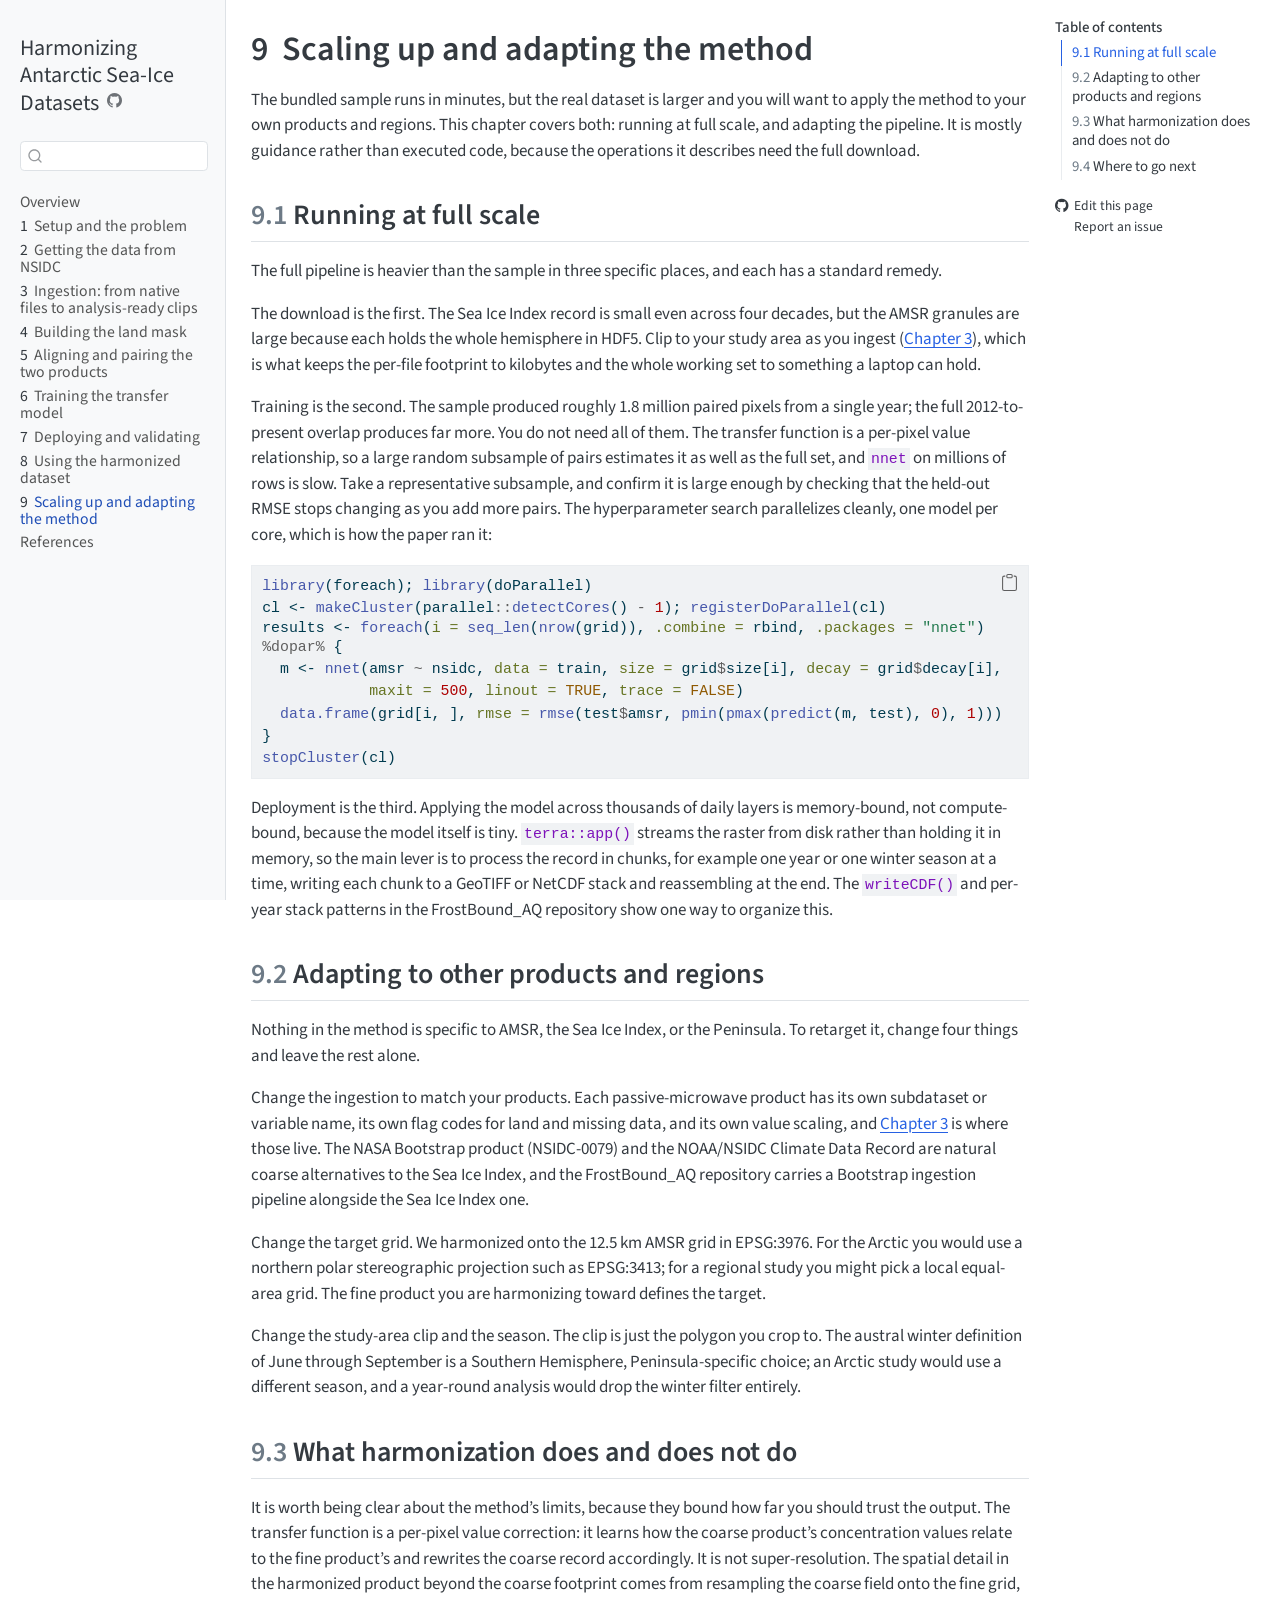
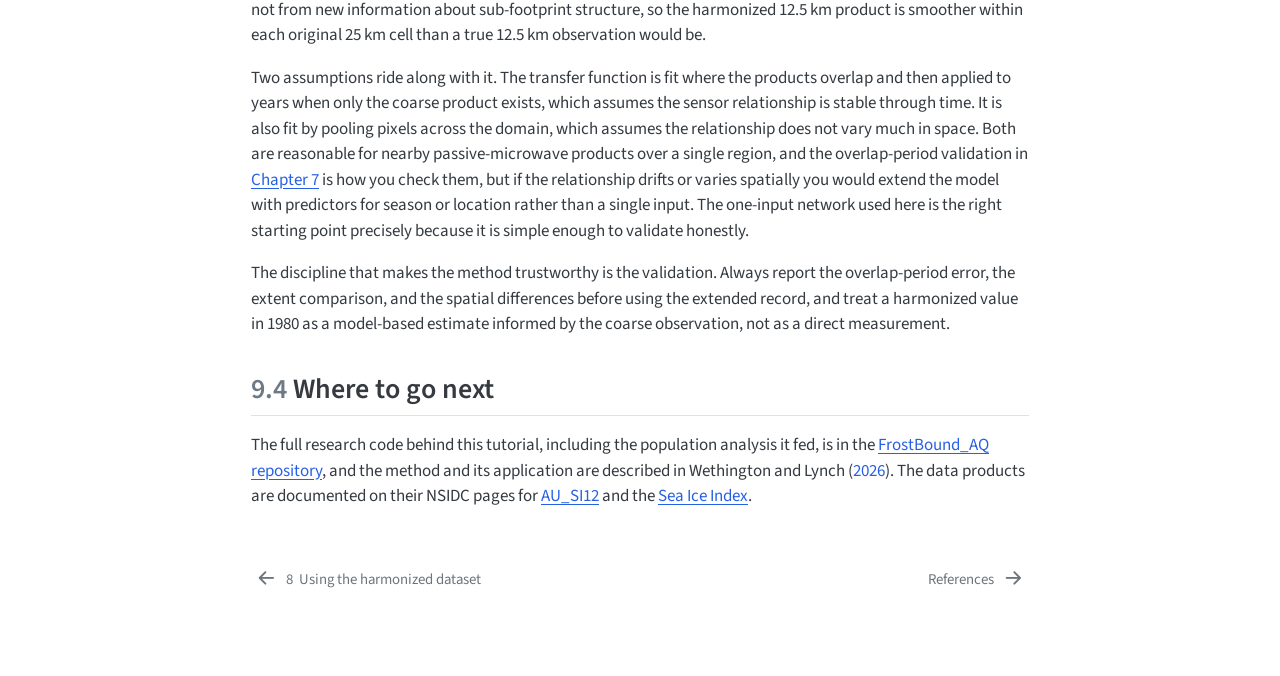
<file: chapters/09-scaling-up.html>
<!DOCTYPE html>
<html xmlns="http://www.w3.org/1999/xhtml" lang="en" xml:lang="en"><head>

<meta charset="utf-8">
<meta name="generator" content="quarto-1.9.38">

<meta name="viewport" content="width=device-width, initial-scale=1.0, user-scalable=yes">


<title>9&nbsp; Scaling up and adapting the method – Harmonizing Antarctic Sea-Ice Datasets</title>
<style>
/* Default styles provided by pandoc.
** See https://pandoc.org/MANUAL.html#variables-for-html for config info.
*/
code{white-space: pre-wrap;}
span.smallcaps{font-variant: small-caps;}
div.columns{display: flex; gap: min(4vw, 1.5em);}
div.column{flex: auto; overflow-x: auto;}
div.hanging-indent{margin-left: 1.5em; text-indent: -1.5em;}
ul.task-list{list-style: none;}
ul.task-list li input[type="checkbox"] {
  width: 0.8em;
  margin: 0 0.8em 0.2em -1em; /* quarto-specific, see https://github.com/quarto-dev/quarto-cli/issues/4556 */ 
  vertical-align: middle;
}
/* CSS for syntax highlighting */
html { -webkit-text-size-adjust: 100%; }
pre > code.sourceCode { white-space: pre; position: relative; }
pre > code.sourceCode > span { display: inline-block; line-height: 1.25; }
pre > code.sourceCode > span:empty { height: 1.2em; }
.sourceCode { overflow: visible; }
code.sourceCode > span { color: inherit; text-decoration: inherit; }
div.sourceCode { margin: 1em 0; }
pre.sourceCode { margin: 0; }
@media screen {
div.sourceCode { overflow: auto; }
}
@media print {
pre > code.sourceCode { white-space: pre-wrap; }
pre > code.sourceCode > span { text-indent: -5em; padding-left: 5em; }
}
pre.numberSource code
  { counter-reset: source-line 0; }
pre.numberSource code > span
  { position: relative; left: -4em; counter-increment: source-line; }
pre.numberSource code > span > a:first-child::before
  { content: counter(source-line);
    position: relative; left: -1em; text-align: right; vertical-align: baseline;
    border: none; display: inline-block;
    -webkit-touch-callout: none; -webkit-user-select: none;
    -khtml-user-select: none; -moz-user-select: none;
    -ms-user-select: none; user-select: none;
    padding: 0 4px; width: 4em;
  }
pre.numberSource { margin-left: 3em;  padding-left: 4px; }
div.sourceCode
  {   }
@media screen {
pre > code.sourceCode > span > a:first-child::before { text-decoration: underline; }
}
/* CSS for citations */
div.csl-bib-body { }
div.csl-entry {
  clear: both;
}
.hanging-indent div.csl-entry {
  margin-left:2em;
  text-indent:-2em;
}
div.csl-left-margin {
  min-width:2em;
  float:left;
}
div.csl-right-inline {
  margin-left:2em;
  padding-left:1em;
}
div.csl-indent {
  margin-left: 2em;
}</style>


<script src="../site_libs/quarto-nav/quarto-nav.js"></script>
<script src="../site_libs/quarto-nav/headroom.min.js"></script>
<script src="../site_libs/clipboard/clipboard.min.js"></script>
<script src="../site_libs/quarto-search/autocomplete.umd.js"></script>
<script src="../site_libs/quarto-search/fuse.min.js"></script>
<script src="../site_libs/quarto-search/quarto-search.js"></script>
<meta name="quarto:offset" content="../">
<link href="../references.html" rel="next">
<link href="../chapters/08-using-harmonized.html" rel="prev">
<script src="../site_libs/quarto-html/quarto.js" type="module"></script>
<script src="../site_libs/quarto-html/tabsets/tabsets.js" type="module"></script>
<script src="../site_libs/quarto-html/popper.min.js"></script>
<script src="../site_libs/quarto-html/tippy.umd.min.js"></script>
<script src="../site_libs/quarto-html/anchor.min.js"></script>
<link href="../site_libs/quarto-html/tippy.css" rel="stylesheet">
<link href="../site_libs/quarto-html/quarto-syntax-highlighting-15634bcf2e68342d4ad2dfa704d543f6.css" rel="stylesheet" id="quarto-text-highlighting-styles">
<script src="../site_libs/bootstrap/bootstrap.min.js"></script>
<link href="../site_libs/bootstrap/bootstrap-icons.css" rel="stylesheet">
<link href="../site_libs/bootstrap/bootstrap-b46251e7dcf17699132ee8d5ea3a66e5.min.css" rel="stylesheet" append-hash="true" id="quarto-bootstrap" data-mode="light">
<script id="quarto-search-options" type="application/json">{
  "location": "sidebar",
  "copy-button": false,
  "collapse-after": 3,
  "panel-placement": "start",
  "type": "textbox",
  "limit": 50,
  "keyboard-shortcut": [
    "f",
    "/",
    "s"
  ],
  "show-item-context": false,
  "language": {
    "search-no-results-text": "No results",
    "search-matching-documents-text": "matching documents",
    "search-copy-link-title": "Copy link to search",
    "search-hide-matches-text": "Hide additional matches",
    "search-more-match-text": "more match in this document",
    "search-more-matches-text": "more matches in this document",
    "search-clear-button-title": "Clear",
    "search-text-placeholder": "",
    "search-detached-cancel-button-title": "Cancel",
    "search-submit-button-title": "Submit",
    "search-label": "Search"
  }
}</script>


</head>

<body class="nav-sidebar docked quarto-light">

<div id="quarto-search-results"></div>
  <header id="quarto-header" class="headroom fixed-top">
  <nav class="quarto-secondary-nav">
    <div class="container-fluid d-flex">
      <button type="button" class="quarto-btn-toggle btn" data-bs-toggle="collapse" role="button" data-bs-target=".quarto-sidebar-collapse-item" aria-controls="quarto-sidebar" aria-expanded="false" aria-label="Toggle sidebar navigation" onclick="if (window.quartoToggleHeadroom) { window.quartoToggleHeadroom(); }">
        <i class="bi bi-layout-text-sidebar-reverse"></i>
      </button>
        <nav class="quarto-page-breadcrumbs" aria-label="breadcrumb"><ol class="breadcrumb"><li class="breadcrumb-item"><a href="../chapters/09-scaling-up.html"><span class="chapter-number">9</span>&nbsp; <span class="chapter-title">Scaling up and adapting the method</span></a></li></ol></nav>
        <a class="flex-grow-1" role="navigation" data-bs-toggle="collapse" data-bs-target=".quarto-sidebar-collapse-item" aria-controls="quarto-sidebar" aria-expanded="false" aria-label="Toggle sidebar navigation" onclick="if (window.quartoToggleHeadroom) { window.quartoToggleHeadroom(); }">      
        </a>
      <button type="button" class="btn quarto-search-button" aria-label="Search" onclick="window.quartoOpenSearch();">
        <i class="bi bi-search"></i>
      </button>
    </div>
  </nav>
</header>
<!-- content -->
<div id="quarto-content" class="quarto-container page-columns page-rows-contents page-layout-article">
<!-- sidebar -->
  <nav id="quarto-sidebar" class="sidebar collapse collapse-horizontal quarto-sidebar-collapse-item sidebar-navigation docked overflow-auto">
    <div class="pt-lg-2 mt-2 text-left sidebar-header">
    <div class="sidebar-title mb-0 py-0">
      <a href="../">Harmonizing Antarctic Sea-Ice Datasets</a> 
        <div class="sidebar-tools-main">
    <a href="https://github.com/M-Fox-Wethington/Sea-Ice-Dataset-Harmonization-Tutorial" title="Source Code" class="quarto-navigation-tool px-1" aria-label="Source Code"><i class="bi bi-github"></i></a>
</div>
    </div>
      </div>
        <div class="mt-2 flex-shrink-0 align-items-center">
        <div class="sidebar-search">
        <div id="quarto-search" class="" title="Search"></div>
        </div>
        </div>
    <div class="sidebar-menu-container"> 
    <ul class="list-unstyled mt-1">
        <li class="sidebar-item">
  <div class="sidebar-item-container"> 
  <a href="../index.html" class="sidebar-item-text sidebar-link">
 <span class="menu-text">Overview</span></a>
  </div>
</li>
        <li class="sidebar-item">
  <div class="sidebar-item-container"> 
  <a href="../chapters/01-setup.html" class="sidebar-item-text sidebar-link">
 <span class="menu-text"><span class="chapter-number">1</span>&nbsp; <span class="chapter-title">Setup and the problem</span></span></a>
  </div>
</li>
        <li class="sidebar-item">
  <div class="sidebar-item-container"> 
  <a href="../chapters/02-getting-data.html" class="sidebar-item-text sidebar-link">
 <span class="menu-text"><span class="chapter-number">2</span>&nbsp; <span class="chapter-title">Getting the data from NSIDC</span></span></a>
  </div>
</li>
        <li class="sidebar-item">
  <div class="sidebar-item-container"> 
  <a href="../chapters/03-ingestion.html" class="sidebar-item-text sidebar-link">
 <span class="menu-text"><span class="chapter-number">3</span>&nbsp; <span class="chapter-title">Ingestion: from native files to analysis-ready clips</span></span></a>
  </div>
</li>
        <li class="sidebar-item">
  <div class="sidebar-item-container"> 
  <a href="../chapters/04-land-mask.html" class="sidebar-item-text sidebar-link">
 <span class="menu-text"><span class="chapter-number">4</span>&nbsp; <span class="chapter-title">Building the land mask</span></span></a>
  </div>
</li>
        <li class="sidebar-item">
  <div class="sidebar-item-container"> 
  <a href="../chapters/05-align-and-pair.html" class="sidebar-item-text sidebar-link">
 <span class="menu-text"><span class="chapter-number">5</span>&nbsp; <span class="chapter-title">Aligning and pairing the two products</span></span></a>
  </div>
</li>
        <li class="sidebar-item">
  <div class="sidebar-item-container"> 
  <a href="../chapters/06-train-ann.html" class="sidebar-item-text sidebar-link">
 <span class="menu-text"><span class="chapter-number">6</span>&nbsp; <span class="chapter-title">Training the transfer model</span></span></a>
  </div>
</li>
        <li class="sidebar-item">
  <div class="sidebar-item-container"> 
  <a href="../chapters/07-deploy-and-validate.html" class="sidebar-item-text sidebar-link">
 <span class="menu-text"><span class="chapter-number">7</span>&nbsp; <span class="chapter-title">Deploying and validating</span></span></a>
  </div>
</li>
        <li class="sidebar-item">
  <div class="sidebar-item-container"> 
  <a href="../chapters/08-using-harmonized.html" class="sidebar-item-text sidebar-link">
 <span class="menu-text"><span class="chapter-number">8</span>&nbsp; <span class="chapter-title">Using the harmonized dataset</span></span></a>
  </div>
</li>
        <li class="sidebar-item">
  <div class="sidebar-item-container"> 
  <a href="../chapters/09-scaling-up.html" class="sidebar-item-text sidebar-link active">
 <span class="menu-text"><span class="chapter-number">9</span>&nbsp; <span class="chapter-title">Scaling up and adapting the method</span></span></a>
  </div>
</li>
        <li class="sidebar-item">
  <div class="sidebar-item-container"> 
  <a href="../references.html" class="sidebar-item-text sidebar-link">
 <span class="menu-text">References</span></a>
  </div>
</li>
    </ul>
    </div>
</nav>
<div id="quarto-sidebar-glass" class="quarto-sidebar-collapse-item" data-bs-toggle="collapse" data-bs-target=".quarto-sidebar-collapse-item"></div>
<!-- margin-sidebar -->
    <div id="quarto-margin-sidebar" class="sidebar margin-sidebar">
        <nav id="TOC" role="doc-toc" class="toc-active">
    <h2 id="toc-title">Table of contents</h2>
   
  <ul>
  <li><a href="#running-at-full-scale" id="toc-running-at-full-scale" class="nav-link active" data-scroll-target="#running-at-full-scale"><span class="header-section-number">9.1</span> Running at full scale</a></li>
  <li><a href="#adapting-to-other-products-and-regions" id="toc-adapting-to-other-products-and-regions" class="nav-link" data-scroll-target="#adapting-to-other-products-and-regions"><span class="header-section-number">9.2</span> Adapting to other products and regions</a></li>
  <li><a href="#what-harmonization-does-and-does-not-do" id="toc-what-harmonization-does-and-does-not-do" class="nav-link" data-scroll-target="#what-harmonization-does-and-does-not-do"><span class="header-section-number">9.3</span> What harmonization does and does not do</a></li>
  <li><a href="#where-to-go-next" id="toc-where-to-go-next" class="nav-link" data-scroll-target="#where-to-go-next"><span class="header-section-number">9.4</span> Where to go next</a></li>
  </ul>
<div class="toc-actions"><ul><li><a href="https://github.com/M-Fox-Wethington/Sea-Ice-Dataset-Harmonization-Tutorial/edit/main/chapters/09-scaling-up.qmd" class="toc-action"><i class="bi bi-github"></i>Edit this page</a></li><li><a href="https://github.com/M-Fox-Wethington/Sea-Ice-Dataset-Harmonization-Tutorial/issues/new" class="toc-action"><i class="bi empty"></i>Report an issue</a></li></ul></div></nav>
    </div>
<!-- main -->
<main class="content" id="quarto-document-content">

<header id="title-block-header" class="quarto-title-block default">
<div class="quarto-title">
<h1 class="title"><span id="sec-scaling" class="quarto-section-identifier"><span class="chapter-number">9</span>&nbsp; <span class="chapter-title">Scaling up and adapting the method</span></span></h1>
</div>



<div class="quarto-title-meta">

    
  
    
  </div>
  


</header>


<p>The bundled sample runs in minutes, but the real dataset is larger and you will want to apply the method to your own products and regions. This chapter covers both: running at full scale, and adapting the pipeline. It is mostly guidance rather than executed code, because the operations it describes need the full download.</p>
<section id="running-at-full-scale" class="level2" data-number="9.1">
<h2 data-number="9.1" class="anchored" data-anchor-id="running-at-full-scale"><span class="header-section-number">9.1</span> Running at full scale</h2>
<p>The full pipeline is heavier than the sample in three specific places, and each has a standard remedy.</p>
<p>The download is the first. The Sea Ice Index record is small even across four decades, but the AMSR granules are large because each holds the whole hemisphere in HDF5. Clip to your study area as you ingest (<a href="03-ingestion.html" class="quarto-xref"><span>Chapter 3</span></a>), which is what keeps the per-file footprint to kilobytes and the whole working set to something a laptop can hold.</p>
<p>Training is the second. The sample produced roughly 1.8 million paired pixels from a single year; the full 2012-to-present overlap produces far more. You do not need all of them. The transfer function is a per-pixel value relationship, so a large random subsample of pairs estimates it as well as the full set, and <code>nnet</code> on millions of rows is slow. Take a representative subsample, and confirm it is large enough by checking that the held-out RMSE stops changing as you add more pairs. The hyperparameter search parallelizes cleanly, one model per core, which is how the paper ran it:</p>
<div class="code-copy-outer-scaffold"><div class="sourceCode" id="cb1"><pre class="sourceCode r code-with-copy"><code class="sourceCode r"><span id="cb1-1"><a href="#cb1-1" aria-hidden="true" tabindex="-1"></a><span class="fu">library</span>(foreach); <span class="fu">library</span>(doParallel)</span>
<span id="cb1-2"><a href="#cb1-2" aria-hidden="true" tabindex="-1"></a>cl <span class="ot">&lt;-</span> <span class="fu">makeCluster</span>(parallel<span class="sc">::</span><span class="fu">detectCores</span>() <span class="sc">-</span> <span class="dv">1</span>); <span class="fu">registerDoParallel</span>(cl)</span>
<span id="cb1-3"><a href="#cb1-3" aria-hidden="true" tabindex="-1"></a>results <span class="ot">&lt;-</span> <span class="fu">foreach</span>(<span class="at">i =</span> <span class="fu">seq_len</span>(<span class="fu">nrow</span>(grid)), <span class="at">.combine =</span> rbind, <span class="at">.packages =</span> <span class="st">"nnet"</span>) <span class="sc">%dopar%</span> {</span>
<span id="cb1-4"><a href="#cb1-4" aria-hidden="true" tabindex="-1"></a>  m <span class="ot">&lt;-</span> <span class="fu">nnet</span>(amsr <span class="sc">~</span> nsidc, <span class="at">data =</span> train, <span class="at">size =</span> grid<span class="sc">$</span>size[i], <span class="at">decay =</span> grid<span class="sc">$</span>decay[i],</span>
<span id="cb1-5"><a href="#cb1-5" aria-hidden="true" tabindex="-1"></a>            <span class="at">maxit =</span> <span class="dv">500</span>, <span class="at">linout =</span> <span class="cn">TRUE</span>, <span class="at">trace =</span> <span class="cn">FALSE</span>)</span>
<span id="cb1-6"><a href="#cb1-6" aria-hidden="true" tabindex="-1"></a>  <span class="fu">data.frame</span>(grid[i, ], <span class="at">rmse =</span> <span class="fu">rmse</span>(test<span class="sc">$</span>amsr, <span class="fu">pmin</span>(<span class="fu">pmax</span>(<span class="fu">predict</span>(m, test), <span class="dv">0</span>), <span class="dv">1</span>)))</span>
<span id="cb1-7"><a href="#cb1-7" aria-hidden="true" tabindex="-1"></a>}</span>
<span id="cb1-8"><a href="#cb1-8" aria-hidden="true" tabindex="-1"></a><span class="fu">stopCluster</span>(cl)</span></code></pre></div><button title="Copy to Clipboard" class="code-copy-button"><i class="bi"></i></button></div>
<p>Deployment is the third. Applying the model across thousands of daily layers is memory-bound, not compute-bound, because the model itself is tiny. <code>terra::app()</code> streams the raster from disk rather than holding it in memory, so the main lever is to process the record in chunks, for example one year or one winter season at a time, writing each chunk to a GeoTIFF or NetCDF stack and reassembling at the end. The <code>writeCDF()</code> and per-year stack patterns in the FrostBound_AQ repository show one way to organize this.</p>
</section>
<section id="adapting-to-other-products-and-regions" class="level2" data-number="9.2">
<h2 data-number="9.2" class="anchored" data-anchor-id="adapting-to-other-products-and-regions"><span class="header-section-number">9.2</span> Adapting to other products and regions</h2>
<p>Nothing in the method is specific to AMSR, the Sea Ice Index, or the Peninsula. To retarget it, change four things and leave the rest alone.</p>
<p>Change the ingestion to match your products. Each passive-microwave product has its own subdataset or variable name, its own flag codes for land and missing data, and its own value scaling, and <a href="03-ingestion.html" class="quarto-xref"><span>Chapter 3</span></a> is where those live. The NASA Bootstrap product (NSIDC-0079) and the NOAA/NSIDC Climate Data Record are natural coarse alternatives to the Sea Ice Index, and the FrostBound_AQ repository carries a Bootstrap ingestion pipeline alongside the Sea Ice Index one.</p>
<p>Change the target grid. We harmonized onto the 12.5 km AMSR grid in EPSG:3976. For the Arctic you would use a northern polar stereographic projection such as EPSG:3413; for a regional study you might pick a local equal-area grid. The fine product you are harmonizing toward defines the target.</p>
<p>Change the study-area clip and the season. The clip is just the polygon you crop to. The austral winter definition of June through September is a Southern Hemisphere, Peninsula-specific choice; an Arctic study would use a different season, and a year-round analysis would drop the winter filter entirely.</p>
</section>
<section id="what-harmonization-does-and-does-not-do" class="level2" data-number="9.3">
<h2 data-number="9.3" class="anchored" data-anchor-id="what-harmonization-does-and-does-not-do"><span class="header-section-number">9.3</span> What harmonization does and does not do</h2>
<p>It is worth being clear about the method’s limits, because they bound how far you should trust the output. The transfer function is a per-pixel value correction: it learns how the coarse product’s concentration values relate to the fine product’s and rewrites the coarse record accordingly. It is not super-resolution. The spatial detail in the harmonized product beyond the coarse footprint comes from resampling the coarse field onto the fine grid, not from new information about sub-footprint structure, so the harmonized 12.5 km product is smoother within each original 25 km cell than a true 12.5 km observation would be.</p>
<p>Two assumptions ride along with it. The transfer function is fit where the products overlap and then applied to years when only the coarse product exists, which assumes the sensor relationship is stable through time. It is also fit by pooling pixels across the domain, which assumes the relationship does not vary much in space. Both are reasonable for nearby passive-microwave products over a single region, and the overlap-period validation in <a href="07-deploy-and-validate.html" class="quarto-xref"><span>Chapter 7</span></a> is how you check them, but if the relationship drifts or varies spatially you would extend the model with predictors for season or location rather than a single input. The one-input network used here is the right starting point precisely because it is simple enough to validate honestly.</p>
<p>The discipline that makes the method trustworthy is the validation. Always report the overlap-period error, the extent comparison, and the spatial differences before using the extended record, and treat a harmonized value in 1980 as a model-based estimate informed by the coarse observation, not as a direct measurement.</p>
</section>
<section id="where-to-go-next" class="level2" data-number="9.4">
<h2 data-number="9.4" class="anchored" data-anchor-id="where-to-go-next"><span class="header-section-number">9.4</span> Where to go next</h2>
<p>The full research code behind this tutorial, including the population analysis it fed, is in the <a href="https://github.com/M-Fox-Wethington/FrostBound_AQ">FrostBound_AQ repository</a>, and the method and its application are described in <span class="citation" data-cites="wethington2026meps">Wethington and Lynch (<a href="../references.html#ref-wethington2026meps" role="doc-biblioref">2026</a>)</span>. The data products are documented on their NSIDC pages for <a href="https://nsidc.org/data/au_si12/versions/1">AU_SI12</a> and the <a href="https://nsidc.org/data/g02135">Sea Ice Index</a>.</p>


<div id="refs" class="references csl-bib-body hanging-indent" role="list" style="display: none">
<div id="ref-wethington2026meps" class="csl-entry" role="listitem">
Wethington, Michael, and Heather J. Lynch. 2026. <span>“Winter Sea-Ice Decline Drives Gentoo Penguin Population Expansion Along the Western <span>Antarctic</span> <span>Peninsula</span>.”</span> <em>Marine Ecology Progress Series</em> 787: 1–19. <a href="https://doi.org/10.3354/meps15149">https://doi.org/10.3354/meps15149</a>.
</div>
</div>
</section>

</main> <!-- /main -->
<script id="quarto-html-after-body" type="application/javascript">
  window.document.addEventListener("DOMContentLoaded", function (event) {
    const icon = "";
    const anchorJS = new window.AnchorJS();
    anchorJS.options = {
      placement: 'right',
      icon: icon
    };
    anchorJS.add('.anchored');
    const isCodeAnnotation = (el) => {
      for (const clz of el.classList) {
        if (clz.startsWith('code-annotation-')) {                     
          return true;
        }
      }
      return false;
    }
    const onCopySuccess = function(e) {
      // button target
      const button = e.trigger;
      // don't keep focus
      button.blur();
      // flash "checked"
      button.classList.add('code-copy-button-checked');
      var currentTitle = button.getAttribute("title");
      button.setAttribute("title", "Copied!");
      let tooltip;
      if (window.bootstrap) {
        button.setAttribute("data-bs-toggle", "tooltip");
        button.setAttribute("data-bs-placement", "left");
        button.setAttribute("data-bs-title", "Copied!");
        tooltip = new bootstrap.Tooltip(button, 
          { trigger: "manual", 
            customClass: "code-copy-button-tooltip",
            offset: [0, -8]});
        tooltip.show();    
      }
      setTimeout(function() {
        if (tooltip) {
          tooltip.hide();
          button.removeAttribute("data-bs-title");
          button.removeAttribute("data-bs-toggle");
          button.removeAttribute("data-bs-placement");
        }
        button.setAttribute("title", currentTitle);
        button.classList.remove('code-copy-button-checked');
      }, 1000);
      // clear code selection
      e.clearSelection();
    }
    const getTextToCopy = function(trigger) {
      const outerScaffold = trigger.parentElement.cloneNode(true);
      const codeEl = outerScaffold.querySelector('code');
      for (const childEl of codeEl.children) {
        if (isCodeAnnotation(childEl)) {
          childEl.remove();
        }
      }
      return codeEl.innerText;
    }
    const clipboard = new window.ClipboardJS('.code-copy-button:not([data-in-quarto-modal])', {
      text: getTextToCopy
    });
    clipboard.on('success', onCopySuccess);
    if (window.document.getElementById('quarto-embedded-source-code-modal')) {
      const clipboardModal = new window.ClipboardJS('.code-copy-button[data-in-quarto-modal]', {
        text: getTextToCopy,
        container: window.document.getElementById('quarto-embedded-source-code-modal')
      });
      clipboardModal.on('success', onCopySuccess);
    }
      var localhostRegex = new RegExp(/^(?:http|https):\/\/localhost\:?[0-9]*\//);
      var mailtoRegex = new RegExp(/^mailto:/);
        var filterRegex = new RegExp('/' + window.location.host + '/');
      var isInternal = (href) => {
          return filterRegex.test(href) || localhostRegex.test(href) || mailtoRegex.test(href);
      }
      // Inspect non-navigation links and adorn them if external
     var links = window.document.querySelectorAll('a[href]:not(.nav-link):not(.navbar-brand):not(.toc-action):not(.sidebar-link):not(.sidebar-item-toggle):not(.pagination-link):not(.no-external):not([aria-hidden]):not(.dropdown-item):not(.quarto-navigation-tool):not(.about-link)');
      for (var i=0; i<links.length; i++) {
        const link = links[i];
        if (!isInternal(link.href)) {
          // undo the damage that might have been done by quarto-nav.js in the case of
          // links that we want to consider external
          if (link.dataset.originalHref !== undefined) {
            link.href = link.dataset.originalHref;
          }
        }
      }
    function tippyHover(el, contentFn, onTriggerFn, onUntriggerFn) {
      const config = {
        allowHTML: true,
        maxWidth: 500,
        delay: 100,
        arrow: false,
        appendTo: function(el) {
            return el.parentElement;
        },
        interactive: true,
        interactiveBorder: 10,
        theme: 'quarto',
        placement: 'bottom-start',
      };
      if (contentFn) {
        config.content = contentFn;
      }
      if (onTriggerFn) {
        config.onTrigger = onTriggerFn;
      }
      if (onUntriggerFn) {
        config.onUntrigger = onUntriggerFn;
      }
      window.tippy(el, config); 
    }
    const noterefs = window.document.querySelectorAll('a[role="doc-noteref"]');
    for (var i=0; i<noterefs.length; i++) {
      const ref = noterefs[i];
      tippyHover(ref, function() {
        // use id or data attribute instead here
        let href = ref.getAttribute('data-footnote-href') || ref.getAttribute('href');
        try { href = new URL(href).hash; } catch {}
        const id = href.replace(/^#\/?/, "");
        const note = window.document.getElementById(id);
        if (note) {
          return note.innerHTML;
        } else {
          return "";
        }
      });
    }
    const xrefs = window.document.querySelectorAll('a.quarto-xref');
    const processXRef = (id, note) => {
      // Strip column container classes
      const stripColumnClz = (el) => {
        el.classList.remove("page-full", "page-columns");
        if (el.children) {
          for (const child of el.children) {
            stripColumnClz(child);
          }
        }
      }
      stripColumnClz(note)
      if (id === null || id.startsWith('sec-')) {
        // Special case sections, only their first couple elements
        const container = document.createElement("div");
        if (note.children && note.children.length > 2) {
          container.appendChild(note.children[0].cloneNode(true));
          for (let i = 1; i < note.children.length; i++) {
            const child = note.children[i];
            if (child.tagName === "P" && child.innerText === "") {
              continue;
            } else {
              container.appendChild(child.cloneNode(true));
              break;
            }
          }
          if (window.Quarto?.typesetMath) {
            window.Quarto.typesetMath(container);
          }
          return container.innerHTML
        } else {
          if (window.Quarto?.typesetMath) {
            window.Quarto.typesetMath(note);
          }
          return note.innerHTML;
        }
      } else {
        // Remove any anchor links if they are present
        const anchorLink = note.querySelector('a.anchorjs-link');
        if (anchorLink) {
          anchorLink.remove();
        }
        if (window.Quarto?.typesetMath) {
          window.Quarto.typesetMath(note);
        }
        if (note.classList.contains("callout")) {
          return note.outerHTML;
        } else {
          return note.innerHTML;
        }
      }
    }
    for (var i=0; i<xrefs.length; i++) {
      const xref = xrefs[i];
      tippyHover(xref, undefined, function(instance) {
        instance.disable();
        let url = xref.getAttribute('href');
        let hash = undefined; 
        if (url.startsWith('#')) {
          hash = url;
        } else {
          try { hash = new URL(url).hash; } catch {}
        }
        if (hash) {
          const id = hash.replace(/^#\/?/, "");
          const note = window.document.getElementById(id);
          if (note !== null) {
            try {
              const html = processXRef(id, note.cloneNode(true));
              instance.setContent(html);
            } finally {
              instance.enable();
              instance.show();
            }
          } else {
            // See if we can fetch this
            fetch(url.split('#')[0])
            .then(res => res.text())
            .then(html => {
              const parser = new DOMParser();
              const htmlDoc = parser.parseFromString(html, "text/html");
              const note = htmlDoc.getElementById(id);
              if (note !== null) {
                const html = processXRef(id, note);
                instance.setContent(html);
              } 
            }).finally(() => {
              instance.enable();
              instance.show();
            });
          }
        } else {
          // See if we can fetch a full url (with no hash to target)
          // This is a special case and we should probably do some content thinning / targeting
          fetch(url)
          .then(res => res.text())
          .then(html => {
            const parser = new DOMParser();
            const htmlDoc = parser.parseFromString(html, "text/html");
            const note = htmlDoc.querySelector('main.content');
            if (note !== null) {
              // This should only happen for chapter cross references
              // (since there is no id in the URL)
              // remove the first header
              if (note.children.length > 0 && note.children[0].tagName === "HEADER") {
                note.children[0].remove();
              }
              const html = processXRef(null, note);
              instance.setContent(html);
            } 
          }).finally(() => {
            instance.enable();
            instance.show();
          });
        }
      }, function(instance) {
      });
    }
        let selectedAnnoteEl;
        const selectorForAnnotation = ( cell, annotation) => {
          let cellAttr = 'data-code-cell="' + cell + '"';
          let lineAttr = 'data-code-annotation="' +  annotation + '"';
          const selector = 'span[' + cellAttr + '][' + lineAttr + ']';
          return selector;
        }
        const selectCodeLines = (annoteEl) => {
          const doc = window.document;
          const targetCell = annoteEl.getAttribute("data-target-cell");
          const targetAnnotation = annoteEl.getAttribute("data-target-annotation");
          const annoteSpan = window.document.querySelector(selectorForAnnotation(targetCell, targetAnnotation));
          const lines = annoteSpan.getAttribute("data-code-lines").split(",");
          const lineIds = lines.map((line) => {
            return targetCell + "-" + line;
          })
          let top = null;
          let height = null;
          let parent = null;
          if (lineIds.length > 0) {
              //compute the position of the single el (top and bottom and make a div)
              const el = window.document.getElementById(lineIds[0]);
              top = el.offsetTop;
              height = el.offsetHeight;
              parent = el.parentElement.parentElement;
            if (lineIds.length > 1) {
              const lastEl = window.document.getElementById(lineIds[lineIds.length - 1]);
              const bottom = lastEl.offsetTop + lastEl.offsetHeight;
              height = bottom - top;
            }
            if (top !== null && height !== null && parent !== null) {
              // cook up a div (if necessary) and position it 
              let div = window.document.getElementById("code-annotation-line-highlight");
              if (div === null) {
                div = window.document.createElement("div");
                div.setAttribute("id", "code-annotation-line-highlight");
                div.style.position = 'absolute';
                parent.appendChild(div);
              }
              div.style.top = top - 2 + "px";
              div.style.height = height + 4 + "px";
              div.style.left = 0;
              let gutterDiv = window.document.getElementById("code-annotation-line-highlight-gutter");
              if (gutterDiv === null) {
                gutterDiv = window.document.createElement("div");
                gutterDiv.setAttribute("id", "code-annotation-line-highlight-gutter");
                gutterDiv.style.position = 'absolute';
                const codeCell = window.document.getElementById(targetCell);
                const gutter = codeCell.querySelector('.code-annotation-gutter');
                gutter.appendChild(gutterDiv);
              }
              gutterDiv.style.top = top - 2 + "px";
              gutterDiv.style.height = height + 4 + "px";
            }
            selectedAnnoteEl = annoteEl;
          }
        };
        const unselectCodeLines = () => {
          const elementsIds = ["code-annotation-line-highlight", "code-annotation-line-highlight-gutter"];
          elementsIds.forEach((elId) => {
            const div = window.document.getElementById(elId);
            if (div) {
              div.remove();
            }
          });
          selectedAnnoteEl = undefined;
        };
          // Handle positioning of the toggle
      window.addEventListener(
        "resize",
        throttle(() => {
          elRect = undefined;
          if (selectedAnnoteEl) {
            selectCodeLines(selectedAnnoteEl);
          }
        }, 10)
      );
      function throttle(fn, ms) {
      let throttle = false;
      let timer;
        return (...args) => {
          if(!throttle) { // first call gets through
              fn.apply(this, args);
              throttle = true;
          } else { // all the others get throttled
              if(timer) clearTimeout(timer); // cancel #2
              timer = setTimeout(() => {
                fn.apply(this, args);
                timer = throttle = false;
              }, ms);
          }
        };
      }
        // Attach click handler to the DT
        const annoteDls = window.document.querySelectorAll('dt[data-target-cell]');
        for (const annoteDlNode of annoteDls) {
          annoteDlNode.addEventListener('click', (event) => {
            const clickedEl = event.target;
            if (clickedEl !== selectedAnnoteEl) {
              unselectCodeLines();
              const activeEl = window.document.querySelector('dt[data-target-cell].code-annotation-active');
              if (activeEl) {
                activeEl.classList.remove('code-annotation-active');
              }
              selectCodeLines(clickedEl);
              clickedEl.classList.add('code-annotation-active');
            } else {
              // Unselect the line
              unselectCodeLines();
              clickedEl.classList.remove('code-annotation-active');
            }
          });
        }
    const findCites = (el) => {
      const parentEl = el.parentElement;
      if (parentEl) {
        const cites = parentEl.dataset.cites;
        if (cites) {
          return {
            el,
            cites: cites.split(' ')
          };
        } else {
          return findCites(el.parentElement)
        }
      } else {
        return undefined;
      }
    };
    var bibliorefs = window.document.querySelectorAll('a[role="doc-biblioref"]');
    for (var i=0; i<bibliorefs.length; i++) {
      const ref = bibliorefs[i];
      const citeInfo = findCites(ref);
      if (citeInfo) {
        tippyHover(citeInfo.el, function() {
          var popup = window.document.createElement('div');
          citeInfo.cites.forEach(function(cite) {
            var citeDiv = window.document.createElement('div');
            citeDiv.classList.add('hanging-indent');
            citeDiv.classList.add('csl-entry');
            var biblioDiv = window.document.getElementById('ref-' + cite);
            if (biblioDiv) {
              citeDiv.innerHTML = biblioDiv.innerHTML;
            }
            popup.appendChild(citeDiv);
          });
          return popup.innerHTML;
        });
      }
    }
  });
  </script>
<nav class="page-navigation">
  <div class="nav-page nav-page-previous">
      <a href="../chapters/08-using-harmonized.html" class="pagination-link" aria-label="Using the harmonized dataset">
        <i class="bi bi-arrow-left-short"></i> <span class="nav-page-text"><span class="chapter-number">8</span>&nbsp; <span class="chapter-title">Using the harmonized dataset</span></span>
      </a>          
  </div>
  <div class="nav-page nav-page-next">
      <a href="../references.html" class="pagination-link" aria-label="References">
        <span class="nav-page-text">References</span> <i class="bi bi-arrow-right-short"></i>
      </a>
  </div>
</nav>
</div> <!-- /content -->




<footer class="footer"><div class="nav-footer"><div class="nav-footer-center"><div class="toc-actions d-sm-block d-md-none"><ul><li><a href="https://github.com/M-Fox-Wethington/Sea-Ice-Dataset-Harmonization-Tutorial/edit/main/chapters/09-scaling-up.qmd" class="toc-action"><i class="bi bi-github"></i>Edit this page</a></li><li><a href="https://github.com/M-Fox-Wethington/Sea-Ice-Dataset-Harmonization-Tutorial/issues/new" class="toc-action"><i class="bi empty"></i>Report an issue</a></li></ul></div></div></div></footer></body></html>
</file>
<file: site_libs/quarto-html/tippy.css>
.tippy-box[data-animation=fade][data-state=hidden]{opacity:0}[data-tippy-root]{max-width:calc(100vw - 10px)}.tippy-box{position:relative;background-color:#333;color:#fff;border-radius:4px;font-size:14px;line-height:1.4;white-space:normal;outline:0;transition-property:transform,visibility,opacity}.tippy-box[data-placement^=top]>.tippy-arrow{bottom:0}.tippy-box[data-placement^=top]>.tippy-arrow:before{bottom:-7px;left:0;border-width:8px 8px 0;border-top-color:initial;transform-origin:center top}.tippy-box[data-placement^=bottom]>.tippy-arrow{top:0}.tippy-box[data-placement^=bottom]>.tippy-arrow:before{top:-7px;left:0;border-width:0 8px 8px;border-bottom-color:initial;transform-origin:center bottom}.tippy-box[data-placement^=left]>.tippy-arrow{right:0}.tippy-box[data-placement^=left]>.tippy-arrow:before{border-width:8px 0 8px 8px;border-left-color:initial;right:-7px;transform-origin:center left}.tippy-box[data-placement^=right]>.tippy-arrow{left:0}.tippy-box[data-placement^=right]>.tippy-arrow:before{left:-7px;border-width:8px 8px 8px 0;border-right-color:initial;transform-origin:center right}.tippy-box[data-inertia][data-state=visible]{transition-timing-function:cubic-bezier(.54,1.5,.38,1.11)}.tippy-arrow{width:16px;height:16px;color:#333}.tippy-arrow:before{content:"";position:absolute;border-color:transparent;border-style:solid}.tippy-content{position:relative;padding:5px 9px;z-index:1}
</file>
<file: site_libs/quarto-html/quarto-syntax-highlighting-15634bcf2e68342d4ad2dfa704d543f6.css>
/* quarto syntax highlight colors */
:root {
  --quarto-hl-ot-color: #003B4F;
  --quarto-hl-at-color: #657422;
  --quarto-hl-ss-color: #20794D;
  --quarto-hl-an-color: #5E5E5E;
  --quarto-hl-fu-color: #4758AB;
  --quarto-hl-st-color: #20794D;
  --quarto-hl-cf-color: #003B4F;
  --quarto-hl-op-color: #5E5E5E;
  --quarto-hl-er-color: #AD0000;
  --quarto-hl-bn-color: #AD0000;
  --quarto-hl-al-color: #AD0000;
  --quarto-hl-va-color: #111111;
  --quarto-hl-bu-color: inherit;
  --quarto-hl-ex-color: inherit;
  --quarto-hl-pp-color: #AD0000;
  --quarto-hl-in-color: #5E5E5E;
  --quarto-hl-vs-color: #20794D;
  --quarto-hl-wa-color: #5E5E5E;
  --quarto-hl-do-color: #5E5E5E;
  --quarto-hl-im-color: #00769E;
  --quarto-hl-ch-color: #20794D;
  --quarto-hl-dt-color: #AD0000;
  --quarto-hl-fl-color: #AD0000;
  --quarto-hl-co-color: #5E5E5E;
  --quarto-hl-cv-color: #5E5E5E;
  --quarto-hl-cn-color: #8f5902;
  --quarto-hl-sc-color: #5E5E5E;
  --quarto-hl-dv-color: #AD0000;
  --quarto-hl-kw-color: #003B4F;
}

/* other quarto variables */
:root {
  --quarto-font-monospace: SFMono-Regular, Menlo, Monaco, Consolas, "Liberation Mono", "Courier New", monospace;
}

/* syntax highlight based on Pandoc's rules */
pre > code.sourceCode > span {
  color: #003B4F;
}

code.sourceCode > span {
  color: #003B4F;
}

div.sourceCode,
div.sourceCode pre.sourceCode {
  color: #003B4F;
}

/* Normal */
code span {
  color: #003B4F;
}

/* Alert */
code span.al {
  color: #AD0000;
  font-style: inherit;
}

/* Annotation */
code span.an {
  color: #5E5E5E;
  font-style: inherit;
}

/* Attribute */
code span.at {
  color: #657422;
  font-style: inherit;
}

/* BaseN */
code span.bn {
  color: #AD0000;
  font-style: inherit;
}

/* BuiltIn */
code span.bu {
  font-style: inherit;
}

/* ControlFlow */
code span.cf {
  color: #003B4F;
  font-weight: bold;
  font-style: inherit;
}

/* Char */
code span.ch {
  color: #20794D;
  font-style: inherit;
}

/* Constant */
code span.cn {
  color: #8f5902;
  font-style: inherit;
}

/* Comment */
code span.co {
  color: #5E5E5E;
  font-style: inherit;
}

/* CommentVar */
code span.cv {
  color: #5E5E5E;
  font-style: italic;
}

/* Documentation */
code span.do {
  color: #5E5E5E;
  font-style: italic;
}

/* DataType */
code span.dt {
  color: #AD0000;
  font-style: inherit;
}

/* DecVal */
code span.dv {
  color: #AD0000;
  font-style: inherit;
}

/* Error */
code span.er {
  color: #AD0000;
  font-style: inherit;
}

/* Extension */
code span.ex {
  font-style: inherit;
}

/* Float */
code span.fl {
  color: #AD0000;
  font-style: inherit;
}

/* Function */
code span.fu {
  color: #4758AB;
  font-style: inherit;
}

/* Import */
code span.im {
  color: #00769E;
  font-style: inherit;
}

/* Information */
code span.in {
  color: #5E5E5E;
  font-style: inherit;
}

/* Keyword */
code span.kw {
  color: #003B4F;
  font-weight: bold;
  font-style: inherit;
}

/* Operator */
code span.op {
  color: #5E5E5E;
  font-style: inherit;
}

/* Other */
code span.ot {
  color: #003B4F;
  font-style: inherit;
}

/* Preprocessor */
code span.pp {
  color: #AD0000;
  font-style: inherit;
}

/* SpecialChar */
code span.sc {
  color: #5E5E5E;
  font-style: inherit;
}

/* SpecialString */
code span.ss {
  color: #20794D;
  font-style: inherit;
}

/* String */
code span.st {
  color: #20794D;
  font-style: inherit;
}

/* Variable */
code span.va {
  color: #111111;
  font-style: inherit;
}

/* VerbatimString */
code span.vs {
  color: #20794D;
  font-style: inherit;
}

/* Warning */
code span.wa {
  color: #5E5E5E;
  font-style: italic;
}

.prevent-inlining {
  content: "</";
}

/*# sourceMappingURL=f23921c56f73e400b49028c9186a1aa0.css.map */
</file>
